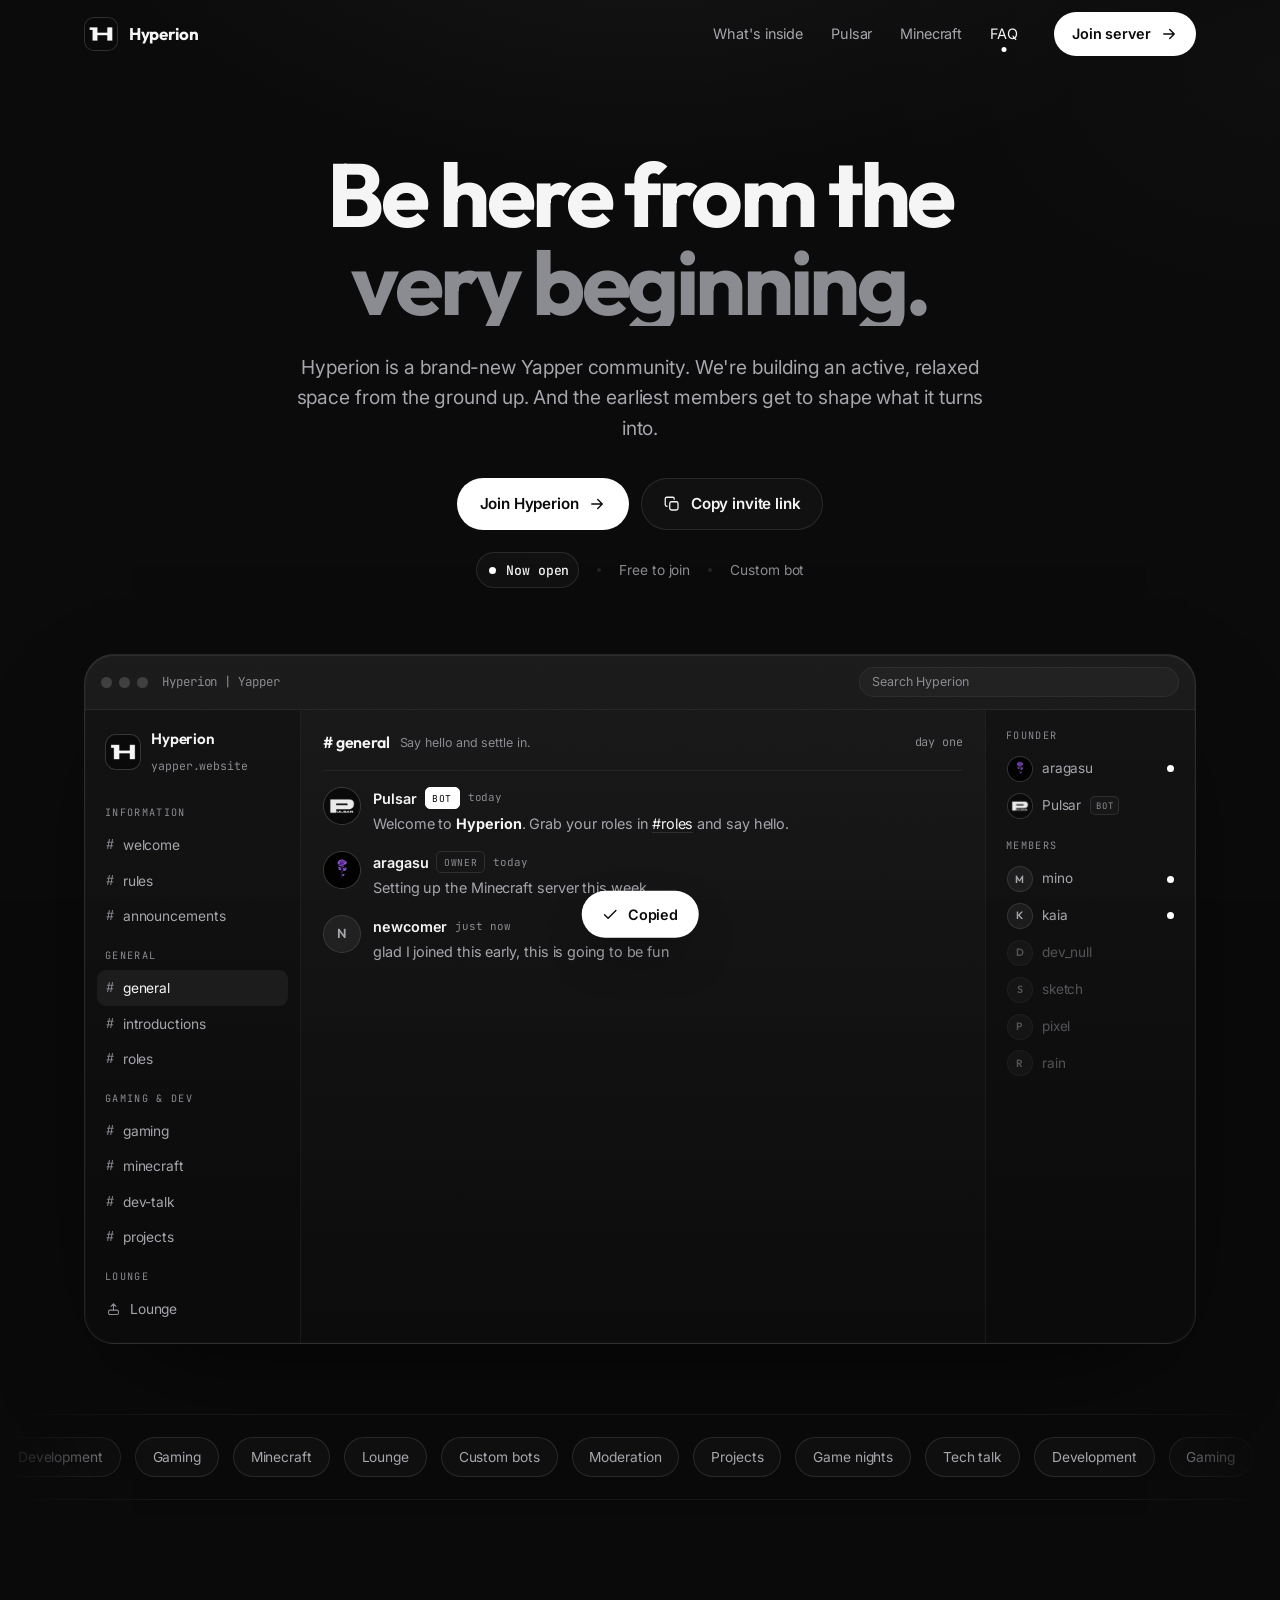
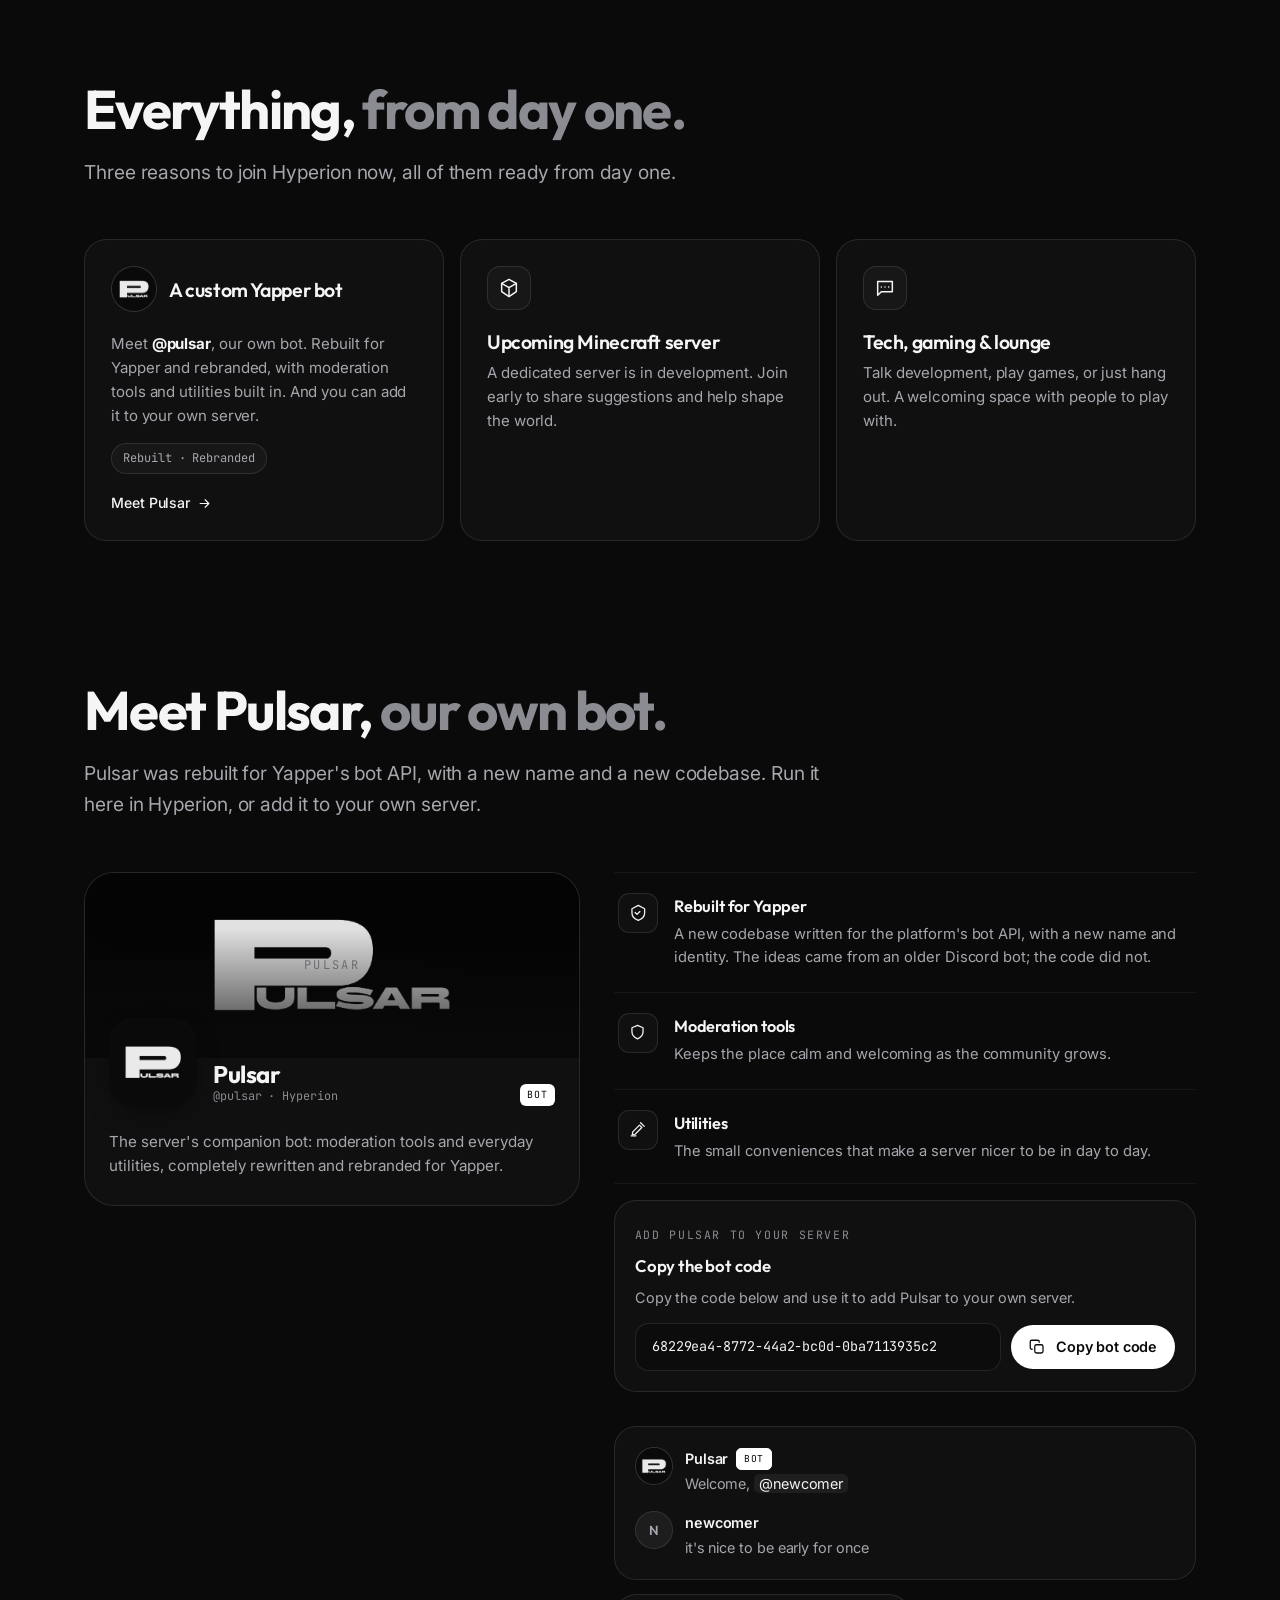
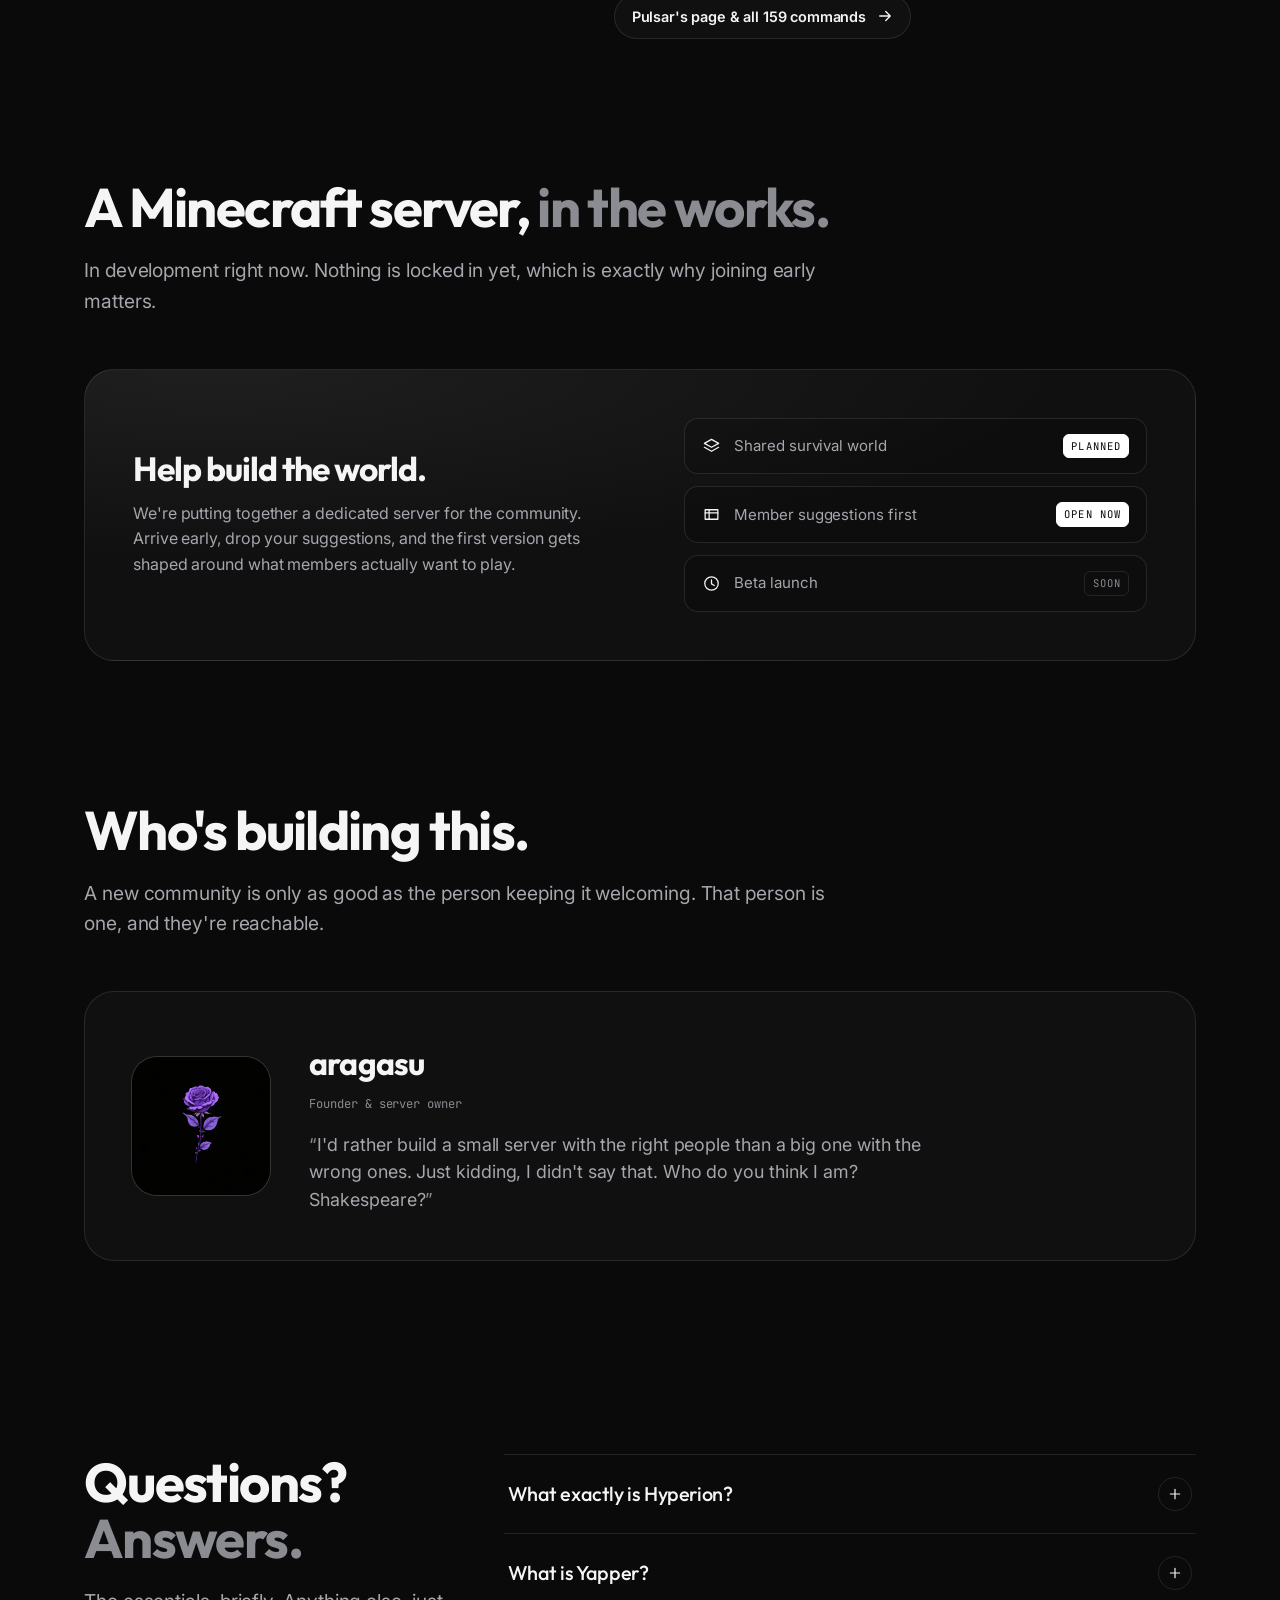
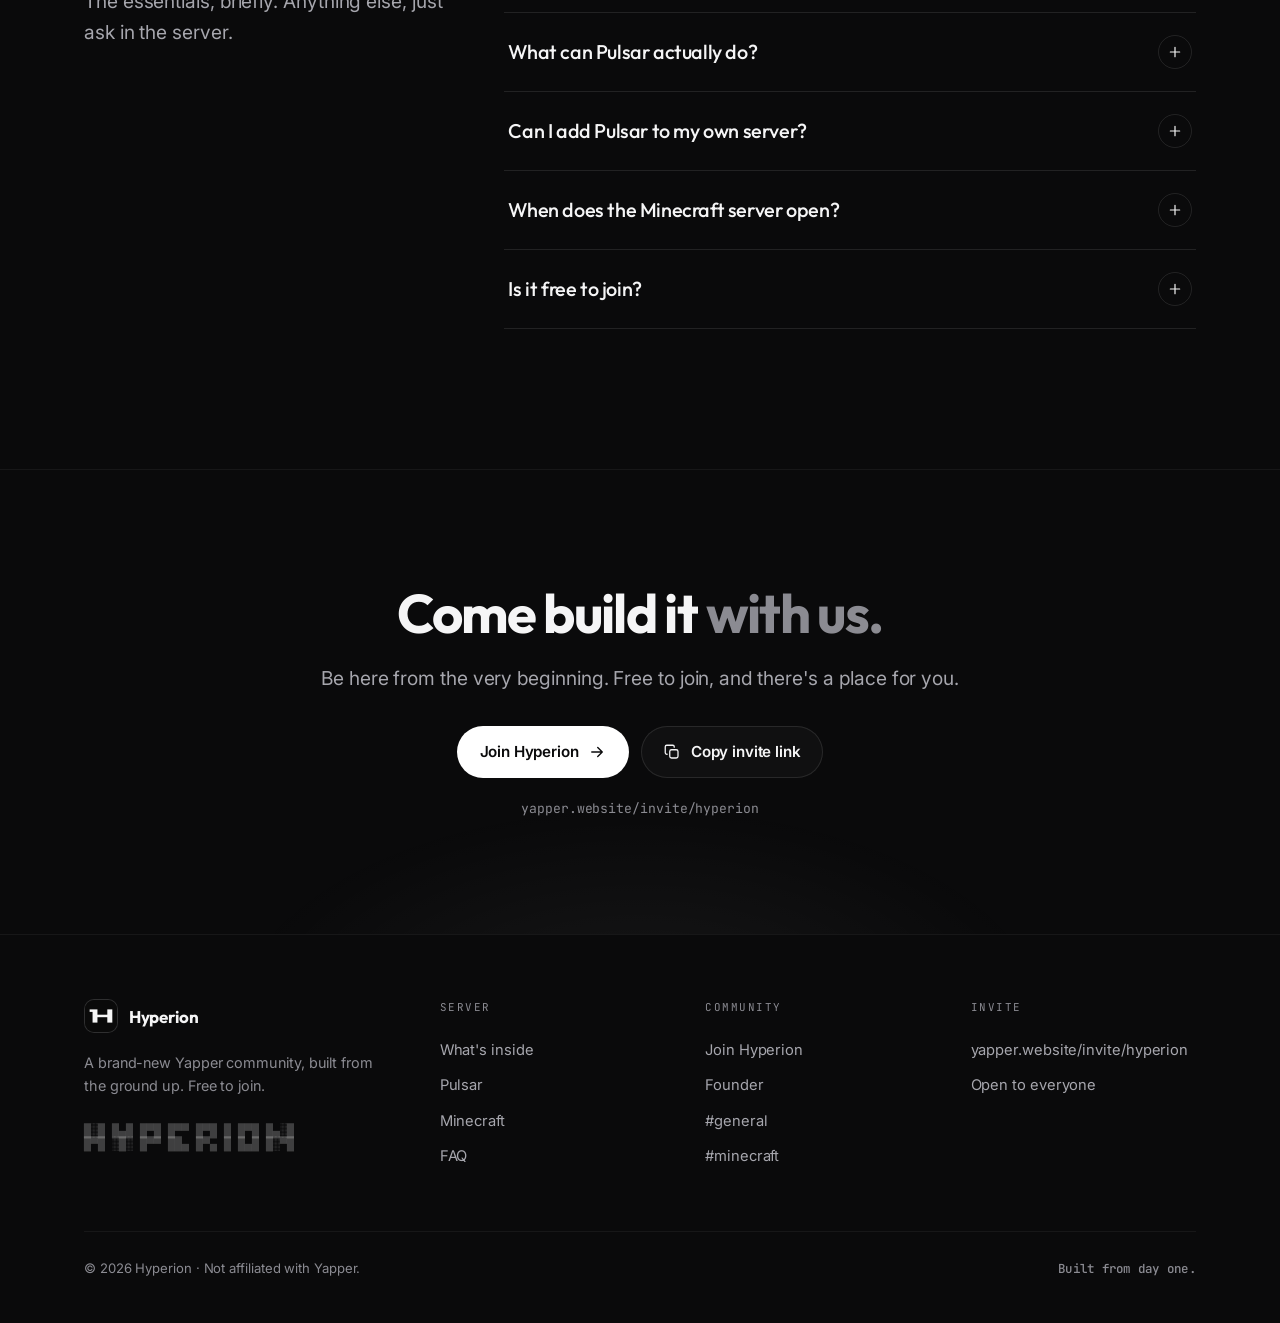
<file: index.html>
<!DOCTYPE html>
<html lang="en">
<head>
<meta charset="utf-8">
<meta name="viewport" content="width=device-width, initial-scale=1">
<title>Hyperion | a brand-new Yapper community</title>
<meta name="description" content="Hyperion is a brand-new Yapper community. Be here from the very beginning: the custom Pulsar bot, a Minecraft server in the works, and room for you from day one.">
<link rel="icon" href="server-icon.png">
<meta property="og:type" content="website">
<meta property="og:title" content="Hyperion | a brand-new Yapper community">
<meta property="og:description" content="Be here from the very beginning. Join a brand-new Yapper community built from the ground up.">
<meta property="og:image" content="server-icon.png">
<link rel="preconnect" href="https://fonts.googleapis.com">
<link rel="preconnect" href="https://fonts.gstatic.com" crossorigin>
<link href="https://fonts.googleapis.com/css2?family=Outfit:wght@400;500;600;700;800&family=Inter:wght@400;450;500;600&family=JetBrains+Mono:wght@400;500&display=swap" rel="stylesheet">
<script>document.documentElement.classList.add('js');</script>
<style>
/* ============================================================
   Hyperion — monochrome. Structure borrowed from norisk.gg,
   world: near-black ground, white ink, hairline chrome.
   ============================================================ */

:root{
  --bg:#0a0a0b;
  --bg-elev:#0f0f11;
  --ink:#f5f5f6;
  --ink-2:#a6a6ad;
  --ink-3:#8b8b92;
  --line:rgba(255,255,255,.10);
  --line-2:rgba(255,255,255,.055);
  --surface:rgba(255,255,255,.028);
  --surface-2:rgba(255,255,255,.055);
  --white:#ffffff;
  --r-sm:10px; --r-md:16px; --r-lg:22px; --r-xl:30px; --r-full:999px;
  --maxw:1160px;
  --ease:cubic-bezier(.16,1,.3,1);
  --font-display:"Outfit","Inter",system-ui,sans-serif;
  --font-body:"Inter",system-ui,-apple-system,sans-serif;
  --font-mono:"JetBrains Mono",ui-monospace,SFMono-Regular,Menlo,monospace;
}

*,*::before,*::after{box-sizing:border-box}
html{scroll-behavior:smooth;-webkit-text-size-adjust:100%}
@media (prefers-reduced-motion:reduce){html{scroll-behavior:auto}}

body{
  margin:0;
  background:var(--bg);
  color:var(--ink);
  font-family:var(--font-body);
  font-size:16px;
  line-height:1.6;
  letter-spacing:-0.005em;
  -webkit-font-smoothing:antialiased;
  text-rendering:optimizeLegibility;
  overflow-x:hidden;
}

/* page ground: a single soft top glow + grain */
body::before{
  content:"";position:fixed;inset:0;z-index:0;pointer-events:none;
  background:
    radial-gradient(900px 520px at 50% -160px, rgba(255,255,255,.055), transparent 70%),
    radial-gradient(700px 500px at 100% 8%, rgba(255,255,255,.02), transparent 60%);
}
body::after{
  content:"";position:fixed;inset:0;z-index:1;pointer-events:none;opacity:.045;
  background-image:url("data:image/svg+xml,%3Csvg xmlns='http://www.w3.org/2000/svg' width='140' height='140'%3E%3Cfilter id='n'%3E%3CfeTurbulence type='fractalNoise' baseFrequency='.9' numOctaves='2' stitchTiles='stitch'/%3E%3C/filter%3E%3Crect width='100%25' height='100%25' filter='url(%23n)'/%3E%3C/svg%3E");
  mix-blend-mode:overlay;
}

::selection{background:#fff;color:#0a0a0b}
:focus-visible{outline:2px solid #fff;outline-offset:3px;border-radius:6px}

/* themed browser chrome */
*{scrollbar-width:thin;scrollbar-color:rgba(255,255,255,.22) transparent}
::-webkit-scrollbar{width:12px;height:12px}
::-webkit-scrollbar-track{background:transparent}
::-webkit-scrollbar-thumb{background:rgba(255,255,255,.16);border:3px solid var(--bg);border-radius:99px}
::-webkit-scrollbar-thumb:hover{background:rgba(255,255,255,.3)}

img{max-width:100%;display:block}
a{color:inherit;text-decoration:none}
button{font:inherit;color:inherit}

.wrap{width:100%;max-width:var(--maxw);margin:0 auto;padding:0 24px}
.sr-only{position:absolute;width:1px;height:1px;padding:0;margin:-1px;overflow:hidden;clip:rect(0,0,0,0);white-space:nowrap;border:0}

.skip{position:fixed;top:12px;left:12px;z-index:200;transform:translateY(-200%);
  background:#fff;color:#0a0a0b;padding:10px 16px;border-radius:10px;font-weight:600;font-size:14px}
.skip:focus{transform:none}

/* ---------- typography ---------- */
h1,h2,h3,h4{font-family:var(--font-display);font-weight:700;letter-spacing:-0.03em;line-height:1.02;margin:0}
.display{
  font-size:clamp(2.9rem,7.2vw,5.6rem);
  font-weight:700;line-height:.98;letter-spacing:-0.04em;
}
.h2{font-size:clamp(2rem,4.6vw,3.4rem);line-height:1.03}
.h3{font-size:clamp(1.25rem,2.2vw,1.6rem);letter-spacing:-0.02em}
.muted{color:var(--ink-3)}
.lead{font-size:clamp(1.02rem,1.5vw,1.2rem);color:var(--ink-2);max-width:66ch}
p{margin:0}

.mono{font-family:var(--font-mono);font-weight:500;letter-spacing:.02em}
.tag{
  font-family:var(--font-mono);font-size:.72rem;letter-spacing:.14em;text-transform:uppercase;
  color:var(--ink-3)
}

/* ---------- buttons ---------- */
.btn{
  --pad:.82rem 1.35rem;
  display:inline-flex;align-items:center;gap:.6rem;
  padding:var(--pad);border-radius:var(--r-full);
  font-weight:600;font-size:.95rem;letter-spacing:-0.01em;
  border:1px solid transparent;cursor:pointer;
  transition:transform .35s var(--ease),background .3s var(--ease),border-color .3s var(--ease),color .3s var(--ease),box-shadow .35s var(--ease);
  white-space:nowrap;
}
.btn svg{width:18px;height:18px;flex:none;transition:transform .35s var(--ease)}
.btn-primary{background:#fff;color:#0a0a0b}
.btn-primary:hover{transform:translateY(-2px);box-shadow:0 12px 30px -12px rgba(255,255,255,.55)}
.btn-primary:hover svg{transform:translateX(3px)}
.btn-primary:active{transform:translateY(0)}
.btn-ghost{background:var(--surface);border-color:var(--line);color:var(--ink)}
.btn-ghost:hover{background:var(--surface-2);border-color:rgba(255,255,255,.24);transform:translateY(-2px)}
.btn-sm{--pad:.6rem 1.05rem;font-size:.9rem}
.btn:disabled{opacity:.45;cursor:not-allowed;transform:none}

/* ---------- nav ---------- */
.nav{position:fixed;top:0;left:0;right:0;z-index:100;transition:background .4s var(--ease),border-color .4s var(--ease),backdrop-filter .4s}
.nav::after{content:"";position:absolute;inset:0;border-bottom:1px solid transparent;transition:border-color .4s var(--ease);pointer-events:none}
.nav.scrolled{background:rgba(10,10,11,.72);backdrop-filter:blur(14px) saturate(120%);-webkit-backdrop-filter:blur(14px)}
.nav.scrolled::after{border-color:var(--line-2)}
.nav-in{display:flex;align-items:center;gap:14px;height:68px}
.brand{display:flex;align-items:center;gap:11px;font-family:var(--font-display);font-weight:700;font-size:1.06rem;letter-spacing:-0.02em;position:relative;z-index:2}
.brand .mark{width:34px;height:34px;border-radius:10px;overflow:hidden;background:var(--surface-2);border:1px solid var(--line);position:relative;flex:none}
.brand .mark img{width:100%;height:100%;object-fit:cover}
.brand .mark .mono-fb{position:absolute;inset:0;display:grid;place-items:center;font-family:var(--font-display);font-weight:700;font-size:.95rem;color:var(--ink-2)}
.brand .mark img.img-missing{display:none}
.brand .mark:has(img:not(.img-missing)) .mono-fb{display:none}
.nav-links{display:flex;align-items:center;gap:2px;margin-left:auto}
.nav-links a{position:relative;padding:.5rem .8rem;border-radius:var(--r-full);font-size:.9rem;color:var(--ink-2);transition:color .25s,background .25s}
.nav-links a:hover{color:var(--ink);background:var(--surface)}
.nav-links a.active{color:var(--ink)}
.nav-links a.active::after{content:"";position:absolute;left:50%;bottom:2px;transform:translateX(-50%);width:5px;height:5px;border-radius:50%;background:#fff}
.nav-cta{margin-left:10px;position:relative;z-index:2}
.nav-toggle{display:none;margin-left:auto;width:42px;height:42px;border-radius:12px;border:1px solid var(--line);background:var(--surface);align-items:center;justify-content:center}
.nav-toggle svg{width:20px;height:20px}
.mobile-menu{display:none}

/* ---------- hero ---------- */
.hero{position:relative;z-index:2;padding-top:150px;padding-bottom:40px;text-align:center}
.hero .display .line{display:block;overflow:hidden}
.hero .display .line > span{display:block;transform:translateY(105%);animation:rise 1.05s var(--ease) forwards}
.hero .display .line:nth-child(2) > span{animation-delay:.08s}
@keyframes rise{to{transform:translateY(0)}}
.hero-sub{opacity:0;animation:fade .9s var(--ease) .45s forwards}
.hero-cta{opacity:0;animation:fade .9s var(--ease) .6s forwards}
.hero-proof{opacity:0;animation:fade .9s var(--ease) .75s forwards}
.hero-visual{opacity:0;animation:rise-slow 1.2s var(--ease) .6s forwards}
@keyframes fade{to{opacity:1}}
@keyframes rise-slow{from{opacity:0;transform:translateY(40px)}to{opacity:1;transform:none}}

.hero-sub{margin:26px auto 0;max-width:60ch}
.hero-cta{margin-top:34px;display:flex;gap:12px;justify-content:center;flex-wrap:wrap}
.hero-proof{margin-top:22px;display:flex;gap:18px;justify-content:center;flex-wrap:wrap;align-items:center;color:var(--ink-3);font-size:.86rem}
.hero-proof .dot-sep{width:4px;height:4px;border-radius:50%;background:var(--line)}
.count-chip{
  display:inline-flex;align-items:center;gap:.6rem;padding:.4rem .55rem .4rem .8rem;border-radius:var(--r-full);
  border:1px solid var(--line);background:var(--surface);font-family:var(--font-mono);font-size:.82rem;color:var(--ink)
}
.count-chip .pulse{width:7px;height:7px;border-radius:50%;background:#fff;box-shadow:0 0 0 0 rgba(255,255,255,.6);animation:pulse 2.4s infinite}
@keyframes pulse{0%{box-shadow:0 0 0 0 rgba(255,255,255,.45)}70%{box-shadow:0 0 0 9px rgba(255,255,255,0)}100%{box-shadow:0 0 0 0 rgba(255,255,255,0)}}
.count-chip b{font-weight:500;color:var(--ink)}

/* ---------- window mock ---------- */
.hero-visual{margin-top:66px;position:relative}
.window{
  position:relative;border:1px solid var(--line);border-radius:var(--r-xl);overflow:hidden;
  background:linear-gradient(180deg,rgba(255,255,255,.05),rgba(255,255,255,.012));
  box-shadow:0 40px 120px -50px rgba(0,0,0,.9), inset 0 1px 0 rgba(255,255,255,.06);
  text-align:left;
}
.window::before{content:"";position:absolute;inset:0;pointer-events:none;border-radius:inherit;box-shadow:inset 0 0 0 1px rgba(255,255,255,.02)}
.win-bar{display:flex;align-items:center;gap:14px;padding:12px 16px;border-bottom:1px solid var(--line-2);background:rgba(255,255,255,.018)}
.win-dots{display:flex;gap:7px}
.win-dots i{width:11px;height:11px;border-radius:50%;background:rgba(255,255,255,.16)}
.win-title{font-family:var(--font-mono);font-size:.78rem;color:var(--ink-3)}
.win-search{margin-left:auto;flex:1;max-width:320px;height:30px;border-radius:var(--r-full);border:1px solid var(--line-2);background:rgba(255,255,255,.03);display:flex;align-items:center;padding:0 12px;color:var(--ink-3);font-size:.78rem}
.win-body{display:grid;grid-template-columns:216px 1fr 210px;min-height:430px}

.side{padding:16px 12px;border-right:1px solid var(--line-2);background:rgba(0,0,0,.14)}
.side--right{border-right:0;border-left:1px solid var(--line-2)}
.side-head{display:flex;align-items:center;gap:10px;padding:0 8px 14px}
.side-head .mark{width:36px;height:36px;border-radius:11px;overflow:hidden;border:1px solid var(--line);background:var(--surface-2);position:relative;flex:none}
.side-head .mark img{width:100%;height:100%;object-fit:cover}
.side-head .mark img.img-missing{display:none}
.side-head .mark .mono-fb{position:absolute;inset:0;display:grid;place-items:center;font-family:var(--font-display);font-weight:700;font-size:.9rem;color:var(--ink-2)}
.side-head .mark:has(img:not(.img-missing)) .mono-fb{display:none}
.side-head .nm{font-family:var(--font-display);font-weight:600;font-size:.95rem;letter-spacing:-0.01em}
.side-head .sub{font-size:.72rem;color:var(--ink-3);font-family:var(--font-mono)}
.ch-group{margin-top:14px}
.ch-group .gl{font-family:var(--font-mono);font-size:.64rem;letter-spacing:.13em;text-transform:uppercase;color:var(--ink-3);padding:0 8px;margin-bottom:6px}
.ch{display:flex;align-items:center;gap:9px;padding:.42rem .55rem;border-radius:9px;font-size:.86rem;color:var(--ink-2)}
.ch svg{width:15px;height:15px;color:var(--ink-3);flex:none}
.ch.active{background:var(--surface-2);color:var(--ink)}
.ch.active svg{color:var(--ink)}
.ch .hash{font-family:var(--font-mono);color:var(--ink-3);font-size:.85rem}

.chat{padding:20px 22px;display:flex;flex-direction:column;gap:16px;background:linear-gradient(180deg,rgba(255,255,255,.012),transparent)}
.chat-head{display:flex;align-items:center;gap:10px;padding-bottom:14px;border-bottom:1px solid var(--line-2)}
.chat-head .cname{font-family:var(--font-display);font-weight:600;letter-spacing:-0.01em}
.chat-head .cdesc{font-size:.78rem;color:var(--ink-3)}
.chat-head .topic{margin-left:auto;font-size:.74rem;color:var(--ink-3);font-family:var(--font-mono)}
.msg{display:flex;gap:12px;align-items:flex-start}
.ava{width:38px;height:38px;border-radius:50%;overflow:hidden;flex:none;border:1px solid var(--line);background:var(--surface-2);position:relative}
.ava img{width:100%;height:100%;object-fit:cover}
.ava img.img-missing{display:none}
.ava .mono-fb{position:absolute;inset:0;display:grid;place-items:center;font-size:.82rem;font-weight:600;font-family:var(--font-display);color:var(--ink-2)}
.ava:has(img:not(.img-missing)) .mono-fb{display:none}
.msg .mbody{min-width:0}
.msg .mhead{display:flex;align-items:center;gap:8px;margin-bottom:2px}
.msg .mname{font-weight:600;font-size:.9rem}
.msg .mtag{font-family:var(--font-mono);font-size:.6rem;letter-spacing:.08em;text-transform:uppercase;padding:.15rem .4rem;border-radius:5px;border:1px solid var(--line);color:var(--ink-3)}
.msg .mtag.bot{background:#fff;color:#0a0a0b;border-color:#fff}
.msg .mtime{font-size:.68rem;color:var(--ink-3);font-family:var(--font-mono)}
.msg .mtext{font-size:.9rem;color:var(--ink-2)}
.msg .mtext .mention{color:var(--ink);background:var(--surface-2);padding:.05rem .3rem;border-radius:5px}
.msg .mtext .chan{color:var(--ink);border-bottom:1px solid var(--line)}

.mem-group .gl{font-family:var(--font-mono);font-size:.64rem;letter-spacing:.13em;text-transform:uppercase;color:var(--ink-3);padding:0 8px;margin:14px 0 6px}
.mem{display:flex;align-items:center;gap:9px;padding:.34rem .55rem;border-radius:9px;font-size:.85rem;color:var(--ink-2)}
.mem .ava{width:26px;height:26px;border-radius:50%}
.mem .ava .mono-fb{font-size:.66rem}
.mem .mdot{width:7px;height:7px;border-radius:50%;background:rgba(255,255,255,.28);flex:none;margin-left:auto}
.mem.online .mdot{background:#fff}
.mem .pill{font-family:var(--font-mono);font-size:.56rem;letter-spacing:.06em;text-transform:uppercase;color:var(--ink-3);border:1px solid var(--line);border-radius:5px;padding:.08rem .32rem}
.mem.off{opacity:.45}

/* ---------- marquee ---------- */
.marquee{position:relative;z-index:2;margin-top:70px;padding:22px 0;border-top:1px solid var(--line-2);border-bottom:1px solid var(--line-2);
  mask-image:linear-gradient(90deg,transparent,#000 12%,#000 88%,transparent);
  -webkit-mask-image:linear-gradient(90deg,transparent,#000 12%,#000 88%,transparent);overflow:hidden}
.marquee-track{display:flex;gap:14px;width:max-content;animation:slide 38s linear infinite}
.marquee:hover .marquee-track{animation-play-state:paused}
@keyframes slide{to{transform:translateX(-50%)}}
.pill{display:inline-flex;align-items:center;gap:9px;padding:.5rem 1.05rem;border-radius:var(--r-full);border:1px solid var(--line);background:var(--surface);color:var(--ink-2);font-size:.86rem;white-space:nowrap}
.pill svg{width:15px;height:15px;color:var(--ink-3)}

/* ---------- sections ---------- */
section{position:relative;z-index:2}
.sec{padding:clamp(84px,11vw,150px) 0 0}
.sec-head{max-width:760px}
.sec-head .h2{margin-bottom:20px}
.sec-head .lead{color:var(--ink-2)}

/* ---------- bento offers ---------- */
.bento{display:grid;grid-template-columns:repeat(6,1fr);gap:16px;margin-top:52px}
.card{
  position:relative;border:1px solid var(--line);border-radius:var(--r-lg);background:var(--surface);
  padding:26px;overflow:hidden;
  transition:border-color .45s var(--ease),background .45s var(--ease),transform .45s var(--ease);
}
.card:hover{border-color:rgba(255,255,255,.22);background:var(--surface-2);transform:translateY(-3px)}
.card .ico{width:44px;height:44px;border-radius:13px;border:1px solid var(--line);background:rgba(255,255,255,.03);display:grid;place-items:center;margin-bottom:auto}
.card .ico svg{width:22px;height:22px;color:var(--ink)}
.card .card-ttl{margin-top:22px;font-family:var(--font-display);font-weight:600;font-size:1.22rem;letter-spacing:-0.02em}
.card .card-txt{margin-top:9px;color:var(--ink-2);font-size:.94rem;max-width:52ch}
.card .card-link{margin-top:18px;display:inline-flex;align-items:center;gap:7px;font-size:.88rem;color:var(--ink);font-weight:500}
.card .card-link svg{width:15px;height:15px;transition:transform .35s var(--ease)}
.card:hover .card-link svg{transform:translateX(3px)}

.card--pulsar{grid-column:span 2;display:flex;flex-direction:column}
.card--mc{grid-column:span 2}
.card--lounge{grid-column:span 2}
.card--pulsar .pulsar-top{display:flex;align-items:center;gap:12px}
.card--pulsar .ava{width:46px;height:46px}
.card .badge-soft{margin-top:14px;display:inline-flex;align-items:center;gap:7px;align-self:flex-start;padding:.32rem .7rem;border-radius:var(--r-full);border:1px solid var(--line);background:rgba(255,255,255,.03);font-size:.75rem;color:var(--ink-2);font-family:var(--font-mono)}

/* ---------- pulsar section ---------- */
.pulsar-grid{display:grid;grid-template-columns:.92fr 1.08fr;gap:34px;margin-top:52px;align-items:start}
.pulsar-card{border:1px solid var(--line);border-radius:var(--r-xl);overflow:hidden;background:var(--surface);margin:0}
.pulsar-banner{position:relative;aspect-ratio:16/6;background:linear-gradient(120deg,#141416,#0c0c0d);overflow:hidden}
.pulsar-banner img{width:100%;height:100%;object-fit:cover;filter:grayscale(1) contrast(1.05);opacity:.9}
.pulsar-banner::after{content:"";position:absolute;inset:0;background:linear-gradient(180deg,transparent 30%,rgba(10,10,11,.85))}
.pulsar-banner .bfb{position:absolute;inset:0;display:grid;place-items:center;color:var(--ink-3);font-family:var(--font-mono);font-size:.75rem;letter-spacing:.2em;text-transform:uppercase}
.pulsar-banner img.img-missing{display:none}
.pulsar-meta{padding:0 24px 24px;margin-top:-40px;position:relative;display:flex;align-items:flex-end;gap:16px}
.pulsar-meta .ava{width:88px;height:88px;border-radius:24px;border:2px solid var(--bg);box-shadow:0 10px 30px -12px rgba(0,0,0,.8)}
.pulsar-meta .cname{font-family:var(--font-display);font-weight:700;font-size:1.5rem;letter-spacing:-0.02em;line-height:1.1}
.pulsar-meta .crole{font-family:var(--font-mono);font-size:.74rem;color:var(--ink-3)}
.pulsar-meta .cbot{margin-left:auto;font-family:var(--font-mono);font-size:.62rem;letter-spacing:.1em;text-transform:uppercase;background:#fff;color:#0a0a0b;border-radius:6px;padding:.2rem .45rem}
.pulsar-bio{padding:0 24px 26px;color:var(--ink-2);font-size:.95rem}

.feat{display:flex;flex-direction:column;gap:2px}
.feat-item{display:grid;grid-template-columns:40px 1fr;gap:16px;padding:20px 4px;border-top:1px solid var(--line-2)}
.feat-item:last-child{border-bottom:1px solid var(--line-2)}
.feat-item .fi{width:40px;height:40px;border-radius:11px;border:1px solid var(--line);background:var(--surface);display:grid;place-items:center}
.feat-item .fi svg{width:19px;height:19px;color:var(--ink)}
.feat-item .ft{font-family:var(--font-display);font-weight:600;letter-spacing:-0.01em;font-size:1.02rem}
.feat-item .fd{color:var(--ink-2);font-size:.92rem;margin-top:4px}

/* pulsar chat sample */
.chat-sample{margin-top:34px;border:1px solid var(--line);border-radius:var(--r-lg);background:var(--surface);padding:20px;display:flex;flex-direction:column;gap:16px}

/* bot code box */
.code-box{margin-top:16px;border:1px solid var(--line);border-radius:var(--r-lg);background:var(--surface);padding:20px}
.code-box .cb-ttl{font-family:var(--font-display);font-weight:600;font-size:1.05rem;letter-spacing:-0.01em;margin-top:6px}
.code-box .cb-txt{color:var(--ink-2);font-size:.9rem;margin-top:6px}
.cb-row{margin-top:14px;display:flex;align-items:center;gap:10px;flex-wrap:wrap}
.cb-code{flex:1;min-width:0;display:block;padding:.78rem 1rem;border:1px solid var(--line);border-radius:14px;background:rgba(0,0,0,.28);
  font-family:var(--font-mono);font-size:.84rem;color:var(--ink);overflow-x:auto;white-space:nowrap;user-select:all;cursor:text}

/* ---------- minecraft ---------- */
.mc-band{margin-top:52px;border:1px solid var(--line);border-radius:var(--r-xl);background:
  radial-gradient(140% 120% at 12% 0%,rgba(255,255,255,.06),transparent 55%),var(--surface);
  padding:clamp(28px,4vw,48px);display:grid;grid-template-columns:1.05fr .95fr;gap:40px;align-items:center}
.mc-copy .h3{font-size:clamp(1.5rem,3vw,2.1rem);letter-spacing:-0.03em;margin-bottom:14px}
.mc-copy p{color:var(--ink-2);max-width:46ch}
.mc-list{display:flex;flex-direction:column;gap:12px}
.mc-row{display:flex;align-items:center;gap:13px;padding:15px 17px;border:1px solid var(--line);border-radius:14px;background:rgba(0,0,0,.16);font-size:.94rem;color:var(--ink-2)}
.mc-row svg{width:19px;height:19px;flex:none;color:var(--ink)}
.mc-row .st{margin-left:auto;font-family:var(--font-mono);font-size:.66rem;letter-spacing:.1em;text-transform:uppercase;color:var(--ink-3);border:1px solid var(--line);border-radius:6px;padding:.18rem .45rem}
.mc-row .st.live{background:#fff;color:#0a0a0b;border-color:#fff}

/* ---------- founder ---------- */
.founder{margin-top:52px;border:1px solid var(--line);border-radius:var(--r-xl);background:var(--surface);
  padding:clamp(28px,4vw,46px);display:grid;grid-template-columns:auto 1fr;gap:clamp(22px,3vw,40px);align-items:center}
.founder .ava{width:clamp(96px,14vw,140px);height:clamp(96px,14vw,140px);border-radius:26px;border:1px solid var(--line);background:var(--surface-2);position:relative;overflow:hidden}
.founder .ava img{width:100%;height:100%;object-fit:cover}
.founder .ava img.img-missing{display:none}
.founder .ava .mono-fb{position:absolute;inset:0;display:grid;place-items:center;font-family:var(--font-display);font-weight:700;font-size:2rem;color:var(--ink-3)}
.founder .ava:has(img:not(.img-missing)) .mono-fb{display:none}
.founder .fname{font-family:var(--font-display);font-weight:700;font-size:clamp(1.4rem,3vw,2rem);letter-spacing:-0.03em}
.founder .frole{font-family:var(--font-mono);font-size:.76rem;color:var(--ink-3);margin-top:6px}
.founder blockquote{margin:16px 0 0;color:var(--ink-2);font-size:clamp(.98rem,1.5vw,1.12rem);line-height:1.55;max-width:56ch}
.founder blockquote::before{content:"“";color:var(--ink-3)}
.founder blockquote::after{content:"”";color:var(--ink-3)}

/* ---------- faq ---------- */
.faq-grid{display:grid;grid-template-columns:.7fr 1.3fr;gap:48px;margin-top:52px;align-items:start}
.faq-list{border-top:1px solid var(--line)}
.faq-item{border-bottom:1px solid var(--line)}
.faq-q{width:100%;display:flex;align-items:center;gap:18px;padding:22px 4px;background:none;border:0;cursor:pointer;text-align:left;
  font-family:var(--font-display);font-weight:500;font-size:clamp(1.02rem,1.7vw,1.24rem);letter-spacing:-0.02em;color:var(--ink);transition:color .25s}
.faq-q:hover{color:#fff}
.faq-q .chev{margin-left:auto;width:34px;height:34px;border-radius:50%;border:1px solid var(--line);display:grid;place-items:center;flex:none;transition:background .3s var(--ease),transform .4s var(--ease)}
.faq-q .chev svg{width:16px;height:16px}
.faq-item.open .faq-q .chev{background:#fff;color:#0a0a0b;transform:rotate(45deg)}
.faq-a{overflow:hidden;max-height:0;transition:max-height .5s var(--ease)}
.faq-a .inner{padding:0 4px 24px;color:var(--ink-2);max-width:66ch;font-size:.97rem}

/* ---------- final cta ---------- */
.final{margin-top:clamp(84px,11vw,140px);border-top:1px solid var(--line-2);padding:clamp(70px,9vw,120px) 0;text-align:center;position:relative;overflow:hidden}
.final::before{content:"";position:absolute;inset:0;background:radial-gradient(600px 320px at 50% 120%,rgba(255,255,255,.06),transparent 70%);pointer-events:none}
.final .h2{position:relative}
.final .lead{margin:22px auto 0;position:relative}
.final .hero-cta{margin-top:32px}
.invite-url{margin-top:20px;font-family:var(--font-mono);font-size:.82rem;color:var(--ink-3);position:relative;word-break:break-all}

/* ---------- footer ---------- */
.foot{border-top:1px solid var(--line-2);padding:64px 0 44px;position:relative;z-index:2}
.foot-top{display:grid;grid-template-columns:1.4fr repeat(3,1fr);gap:40px}
.foot-brand .brand{margin-bottom:18px}
.foot-brand p{color:var(--ink-3);font-size:.9rem;max-width:34ch}
.ascii{margin-top:26px;font-family:var(--font-mono);font-size:clamp(.4rem,1.06vw,.72rem);line-height:1.15;color:rgba(255,255,255,.22);white-space:pre;letter-spacing:0}
.foot-col .fl{font-family:var(--font-mono);font-size:.68rem;letter-spacing:.14em;text-transform:uppercase;color:var(--ink-3);margin-bottom:16px}
.foot-col a,.foot-col span{display:block;color:var(--ink-2);font-size:.92rem;padding:6px 0;transition:color .25s}
.foot-col a:hover{color:#fff}
.foot-bot{display:flex;justify-content:space-between;align-items:center;gap:20px;flex-wrap:wrap;margin-top:56px;padding-top:26px;border-top:1px solid var(--line-2);color:var(--ink-3);font-size:.82rem}
.foot-bot .mono{font-size:.78rem}

/* ---------- toast ---------- */
.toast{position:fixed;left:50%;bottom:28px;transform:translate(-50%,140%);z-index:150;
  background:#fff;color:#0a0a0b;padding:12px 20px;border-radius:var(--r-full);font-weight:600;font-size:.9rem;
  display:flex;align-items:center;gap:9px;box-shadow:0 20px 50px -18px rgba(0,0,0,.9);transition:transform .55s var(--ease)}
.toast.show{transform:translate(-50%,0)}
.toast svg{width:17px;height:17px}

/* ---------- reveal (JS-only: content stays visible without JS) ---------- */
.js .reveal{opacity:0;transform:translateY(26px);transition:opacity .9s var(--ease),transform .9s var(--ease)}
.js .reveal.in{opacity:1;transform:none}

/* ---------- responsive ---------- */
@media (max-width:1040px){
  .win-body{grid-template-columns:190px 1fr}
  .side--right{display:none}
  .pulsar-grid{grid-template-columns:1fr}
  .faq-grid{grid-template-columns:1fr;gap:32px}
  .mc-band{grid-template-columns:1fr;gap:30px}
}
@media (max-width:900px){
  .nav-links,.nav-cta{display:none}
  .nav-toggle{display:flex}
  .mobile-menu{display:block;position:fixed;inset:68px 0 auto 0;z-index:99;background:rgba(10,10,11,.96);
    backdrop-filter:blur(18px);border-bottom:1px solid var(--line);transform:translateY(-130%);transition:transform .5s var(--ease);padding:14px 0 22px}
  .mobile-menu.open{transform:none}
  .mobile-menu a{display:block;padding:14px 24px;font-family:var(--font-display);font-size:1.15rem;font-weight:500;color:var(--ink-2);border-bottom:1px solid var(--line-2)}
  .mobile-menu .btn{margin:18px 24px 0;width:calc(100% - 48px);justify-content:center}
  .bento{grid-template-columns:1fr}
  .card--pulsar,.card--mc,.card--lounge{grid-column:auto;grid-row:auto}
  .foot-top{grid-template-columns:1fr 1fr}
  .foot-brand{grid-column:1/-1}
  .founder{grid-template-columns:1fr;justify-items:start}
}
@media (max-width:620px){
  .wrap{padding:0 18px}
  .hero{padding-top:120px}
  .win-body{grid-template-columns:1fr;min-height:0}
  .side{display:none}
  .chat{padding:18px}
  .mem-list{display:none}
  .hero-cta .btn{width:100%;justify-content:center}
  .cb-row .btn{width:100%;justify-content:center}
  .foot-top{grid-template-columns:1fr}
  .ascii{font-size:.34rem}
  .count-chip{font-size:.76rem}
}
@media (prefers-reduced-motion:reduce){
  *,*::before,*::after{animation-duration:.001ms!important;animation-iteration-count:1!important;transition-duration:.001ms!important}
  .hero .display .line > span{transform:none}
  .hero-sub,.hero-cta,.hero-proof,.hero-visual{opacity:1}
  .reveal{opacity:1;transform:none}
  .marquee-track{animation:none}
}
</style>
</head>
<body>
<a class="skip" href="#main">Skip to content</a>

<!-- ============ CONFIG ============ -->
<!-- Invite URL and Pulsar bot code are defined in JS below (INVITE, BOT_CODE). -->

<header class="nav" id="nav">
  <div class="wrap nav-in">
    <a class="brand" href="#top" aria-label="Hyperion home">
      <span class="mark">
        <img src="server-icon.png" alt="" onerror="this.classList.add('img-missing')">
        <span class="mono-fb">H</span>
      </span>
      Hyperion
    </a>
    <nav class="nav-links" aria-label="Primary">
      <a href="#offers" data-spy="offers">What's inside</a>
      <a href="pulsar/">Pulsar</a>
      <a href="#minecraft" data-spy="minecraft">Minecraft</a>
      <a href="#faq" data-spy="faq">FAQ</a>
    </nav>
    <a class="btn btn-primary btn-sm nav-cta" href="https://yapper.website/invite/hyperion" target="_blank" rel="noopener">
      Join server
      <svg viewBox="0 0 24 24" fill="none" stroke="currentColor" stroke-width="1.8" stroke-linecap="round" stroke-linejoin="round"><path d="M5 12h13M13 6l6 6-6 6"/></svg>
    </a>
    <button class="nav-toggle" id="navToggle" aria-label="Open menu" aria-expanded="false" aria-controls="mobileMenu">
      <svg viewBox="0 0 24 24" fill="none" stroke="currentColor" stroke-width="1.7" stroke-linecap="round"><path d="M4 7h16M4 12h16M4 17h16"/></svg>
    </button>
  </div>
</header>
<div class="mobile-menu" id="mobileMenu">
  <a href="#offers">What's inside</a>
  <a href="pulsar/">Pulsar bot</a>
  <a href="#minecraft">Minecraft</a>
  <a href="#faq">FAQ</a>
  <a class="btn btn-primary" href="https://yapper.website/invite/hyperion" target="_blank" rel="noopener">Join Hyperion</a>
</div>

<!-- ============ HERO ============ -->
<main id="main">
<section class="hero" id="top">
  <div class="wrap">
    <h1 class="display">
      <span class="line"><span>Be here from the</span></span>
      <span class="line"><span class="muted">very beginning.</span></span>
    </h1>
    <p class="lead hero-sub">Hyperion is a brand-new Yapper community. We're building an active, relaxed space from the ground up. And the earliest members get to shape what it turns into.</p>
    <div class="hero-cta">
      <a class="btn btn-primary" href="https://yapper.website/invite/hyperion" target="_blank" rel="noopener">
        Join Hyperion
        <svg viewBox="0 0 24 24" fill="none" stroke="currentColor" stroke-width="1.8" stroke-linecap="round" stroke-linejoin="round"><path d="M5 12h13M13 6l6 6-6 6"/></svg>
      </a>
      <button class="btn btn-ghost" id="copyInvite" type="button">
        <svg viewBox="0 0 24 24" fill="none" stroke="currentColor" stroke-width="1.7" stroke-linecap="round" stroke-linejoin="round"><rect x="9" y="9" width="11" height="11" rx="2.4"/><path d="M5.5 15H5a2 2 0 0 1-2-2V5a2 2 0 0 1 2-2h8a2 2 0 0 1 2 2v.5"/></svg>
        Copy invite link
      </button>
    </div>
    <div class="hero-proof">
      <span class="count-chip">
        <span class="pulse" aria-hidden="true"></span>
        <b>Now open</b>
      </span>
      <span class="dot-sep" aria-hidden="true"></span>
      <span>Free to join</span>
      <span class="dot-sep" aria-hidden="true"></span>
      <span>Custom bot</span>
    </div>

    <!-- live-looking server preview -->
    <div class="hero-visual">
      <div class="window" role="img" aria-label="Preview of the Hyperion server on Yapper: channels, a chat, and the member list.">
        <div class="win-bar">
          <span class="win-dots" aria-hidden="true"><i></i><i></i><i></i></span>
          <span class="win-title">Hyperion | Yapper</span>
          <span class="win-search">Search Hyperion</span>
        </div>
        <div class="win-body">
          <aside class="side">
            <div class="side-head">
              <span class="mark"><img src="server-icon.png" alt="" onerror="this.classList.add('img-missing')"><span class="mono-fb">H</span></span>
              <span><span class="nm">Hyperion</span><br><span class="sub">yapper.website</span></span>
            </div>
            <div class="ch-group">
              <div class="gl">Information</div>
              <div class="ch"><span class="hash">#</span> welcome</div>
              <div class="ch"><span class="hash">#</span> rules</div>
              <div class="ch"><span class="hash">#</span> announcements</div>
            </div>
            <div class="ch-group">
              <div class="gl">General</div>
              <div class="ch active"><span class="hash">#</span> general</div>
              <div class="ch"><span class="hash">#</span> introductions</div>
              <div class="ch"><span class="hash">#</span> roles</div>
            </div>
            <div class="ch-group">
              <div class="gl">Gaming &amp; Dev</div>
              <div class="ch"><span class="hash">#</span> gaming</div>
              <div class="ch"><span class="hash">#</span> minecraft</div>
              <div class="ch"><span class="hash">#</span> dev-talk</div>
              <div class="ch"><span class="hash">#</span> projects</div>
            </div>
            <div class="ch-group">
              <div class="gl">Lounge</div>
              <div class="ch"><svg viewBox="0 0 24 24" fill="none" stroke="currentColor" stroke-width="1.7" stroke-linecap="round"><path d="M12 3v10M8 7l4-4 4 4"/><rect x="4" y="13" width="16" height="7" rx="2.5"/></svg> Lounge</div>
            </div>
          </aside>

          <div class="chat">
            <div class="chat-head">
              <span class="cname"># general</span>
              <span class="cdesc">Say hello and settle in.</span>
              <span class="topic">day one</span>
            </div>
            <div class="msg">
              <span class="ava"><img src="pulsar-avatar.png" alt="" onerror="this.classList.add('img-missing')"><span class="mono-fb">P</span></span>
              <div class="mbody">
                <div class="mhead"><span class="mname">Pulsar</span><span class="mtag bot">Bot</span><span class="mtime">today</span></div>
                <div class="mtext">Welcome to <b style="color:var(--ink)">Hyperion</b>. Grab your roles in <span class="chan">#roles</span> and say hello.</div>
              </div>
            </div>
            <div class="msg">
              <span class="ava"><img src="aragasu.png" alt="" onerror="this.classList.add('img-missing')"><span class="mono-fb">A</span></span>
              <div class="mbody">
                <div class="mhead"><span class="mname">aragasu</span><span class="mtag">Owner</span><span class="mtime">today</span></div>
                <div class="mtext">Setting up the Minecraft server this week.</div>
              </div>
            </div>
            <div class="msg">
              <span class="ava"><span class="mono-fb">N</span></span>
              <div class="mbody">
                <div class="mhead"><span class="mname">newcomer</span><span class="mtime">just now</span></div>
                <div class="mtext">glad I joined this early, this is going to be fun</div>
              </div>
            </div>
          </div>

          <aside class="side side--right mem-list">
            <div class="mem-group">
              <div class="gl" style="margin-top:2px">Founder</div>
              <div class="mem online"><span class="ava"><img src="aragasu.png" alt="" onerror="this.classList.add('img-missing')"><span class="mono-fb">A</span></span> aragasu <span class="mdot"></span></div>
              <div class="mem online"><span class="ava"><img src="pulsar-avatar.png" alt="" onerror="this.classList.add('img-missing')"><span class="mono-fb">P</span></span> Pulsar <span class="pill">Bot</span></div>
            </div>
            <div class="mem-group">
              <div class="gl">Members</div>
              <div class="mem online"><span class="ava"><span class="mono-fb">M</span></span> mino <span class="mdot"></span></div>
              <div class="mem online"><span class="ava"><span class="mono-fb">K</span></span> kaia <span class="mdot"></span></div>
              <div class="mem off"><span class="ava"><span class="mono-fb">D</span></span> dev_null</div>
              <div class="mem off"><span class="ava"><span class="mono-fb">S</span></span> sketch</div>
              <div class="mem off"><span class="ava"><span class="mono-fb">P</span></span> pixel</div>
              <div class="mem off"><span class="ava"><span class="mono-fb">R</span></span> rain</div>
            </div>
          </aside>
        </div>
      </div>
    </div>
  </div>

  <div class="marquee" aria-hidden="true">
    <div class="marquee-track" id="track">
      <!-- duplicated in JS for a seamless loop -->
      <span class="pill">Development</span><span class="pill">Gaming</span><span class="pill">Minecraft</span><span class="pill">Lounge</span><span class="pill">Custom bots</span><span class="pill">Moderation</span><span class="pill">Projects</span><span class="pill">Game nights</span><span class="pill">Tech talk</span>
    </div>
  </div>
</section>

<!-- ============ OFFERS ============ -->
<section class="sec" id="offers">
  <div class="wrap">
    <div class="sec-head reveal">
      <h2 class="h2">Everything, <span class="muted">from day one.</span></h2>
      <p class="lead">Three reasons to join Hyperion now, all of them ready from day one.</p>
    </div>

    <div class="bento">
      <!-- Pulsar (tall) -->
      <article class="card card--pulsar reveal">
        <div class="pulsar-top">
          <span class="ava"><img src="pulsar-avatar.png" alt="Pulsar bot" onerror="this.classList.add('img-missing')"><span class="mono-fb">P</span></span>
          <span><span class="card-ttl" style="margin:0">A custom Yapper bot</span></span>
        </div>
        <p class="card-txt" style="margin-top:20px">Meet <b style="color:var(--ink)">@pulsar</b>, our own bot. Rebuilt for Yapper and rebranded, with moderation tools and utilities built in. And you can add it to your own server.</p>
        <span class="badge-soft">Rebuilt · Rebranded</span>
        <a class="card-link" href="pulsar/">Meet Pulsar
          <svg viewBox="0 0 24 24" fill="none" stroke="currentColor" stroke-width="1.8" stroke-linecap="round" stroke-linejoin="round"><path d="M5 12h13M13 6l6 6-6 6"/></svg>
        </a>
      </article>

      <!-- Minecraft -->
      <article class="card card--mc reveal">
        <span class="ico" aria-hidden="true"><svg viewBox="0 0 24 24" fill="none" stroke="currentColor" stroke-width="1.6" stroke-linecap="round" stroke-linejoin="round"><path d="M12 2.6l8 4.4v9L12 21.4 4 16V7l8-4.4z"/><path d="M4 7l8 4.6L20 7M12 11.6V21"/></svg></span>
        <h3 class="card-ttl">Upcoming Minecraft server</h3>
        <p class="card-txt">A dedicated server is in development. Join early to share suggestions and help shape the world.</p>
      </article>

      <!-- Lounge -->
      <article class="card card--lounge reveal">
        <span class="ico" aria-hidden="true"><svg viewBox="0 0 24 24" fill="none" stroke="currentColor" stroke-width="1.6" stroke-linecap="round" stroke-linejoin="round"><path d="M4 5h16v11H8l-4 4V5z"/><path d="M8 11h.01M12 11h.01M16 11h.01"/></svg></span>
        <h3 class="card-ttl">Tech, gaming &amp; lounge</h3>
        <p class="card-txt">Talk development, play games, or just hang out. A welcoming space with people to play with.</p>
      </article>
    </div>
  </div>
</section>

<!-- ============ PULSAR ============ -->
<section class="sec" id="pulsar">
  <div class="wrap">
    <div class="sec-head reveal">
      <h2 class="h2">Meet Pulsar, <span class="muted">our own bot.</span></h2>
      <p class="lead">Pulsar was rebuilt for Yapper's bot API, with a new name and a new codebase. Run it here in Hyperion, or add it to your own server.</p>
    </div>

    <div class="pulsar-grid">
      <figure class="pulsar-card reveal">
        <div class="pulsar-banner">
          <img src="pulsar-banner.webp" alt="Pulsar banner" onerror="this.classList.add('img-missing')">
          <span class="bfb">Pulsar</span>
        </div>
        <div class="pulsar-meta">
          <span class="ava"><img src="pulsar-avatar.png" alt="Pulsar avatar" onerror="this.classList.add('img-missing')"><span class="mono-fb">P</span></span>
          <div>
            <div class="cname">Pulsar</div>
            <div class="crole">@pulsar · Hyperion</div>
          </div>
          <span class="cbot">Bot</span>
        </div>
        <div class="pulsar-bio">The server's companion bot: moderation tools and everyday utilities, completely rewritten and rebranded for Yapper.</div>
      </figure>

      <div class="reveal">
        <div class="feat">
          <div class="feat-item">
            <span class="fi" aria-hidden="true"><svg viewBox="0 0 24 24" fill="none" stroke="currentColor" stroke-width="1.6" stroke-linecap="round" stroke-linejoin="round"><path d="M13 3l8 4.2v5.3c0 4.6-3.3 7.6-8 9.5-4.7-1.9-8-4.9-8-9.5V7.2L13 3z"/><path d="M9 12l2.4 2.4L15 10.8"/></svg></span>
            <div><div class="ft">Rebuilt for Yapper</div><div class="fd">A new codebase written for the platform's bot API, with a new name and identity. The ideas came from an older Discord bot; the code did not.</div></div>
          </div>
          <div class="feat-item">
            <span class="fi" aria-hidden="true"><svg viewBox="0 0 24 24" fill="none" stroke="currentColor" stroke-width="1.6" stroke-linecap="round" stroke-linejoin="round"><path d="M12 3l7 3v5c0 4.4-3 7.3-7 9-4-1.7-7-4.6-7-9V6l7-3z"/></svg></span>
            <div><div class="ft">Moderation tools</div><div class="fd">Keeps the place calm and welcoming as the community grows.</div></div>
          </div>
          <div class="feat-item">
            <span class="fi" aria-hidden="true"><svg viewBox="0 0 24 24" fill="none" stroke="currentColor" stroke-width="1.6" stroke-linecap="round" stroke-linejoin="round"><path d="M14.5 6.5l3 3-8.5 8.5-3.6.6.6-3.6 8.5-8.5z"/><path d="M16 3.5L20.5 8"/><path d="M4 20h6"/></svg></span>
            <div><div class="ft">Utilities</div><div class="fd">The small conveniences that make a server nicer to be in day to day.</div></div>
          </div>
        </div>

        <div class="code-box">
          <span class="tag">Add Pulsar to your server</span>
          <div class="cb-ttl">Copy the bot code</div>
          <p class="cb-txt">Copy the code below and use it to add Pulsar to your own server.</p>
          <div class="cb-row">
            <code class="cb-code" id="botCode" tabindex="0" aria-label="Pulsar bot code">—</code>
            <button class="btn btn-primary btn-sm" id="copyBot" type="button">
              <svg viewBox="0 0 24 24" fill="none" stroke="currentColor" stroke-width="1.7" stroke-linecap="round" stroke-linejoin="round"><rect x="9" y="9" width="11" height="11" rx="2.4"/><path d="M5.5 15H5a2 2 0 0 1-2-2V5a2 2 0 0 1 2-2h8a2 2 0 0 1 2 2v.5"/></svg>
              Copy bot code
            </button>
          </div>
        </div>

        <div class="chat-sample">
          <div class="msg">
            <span class="ava"><img src="pulsar-avatar.png" alt="" onerror="this.classList.add('img-missing')"><span class="mono-fb">P</span></span>
            <div class="mbody">
              <div class="mhead"><span class="mname">Pulsar</span><span class="mtag bot">Bot</span></div>
              <div class="mtext">Welcome, <span class="mention">@newcomer</span></div>
            </div>
          </div>
          <div class="msg">
            <span class="ava"><span class="mono-fb">N</span></span>
            <div class="mbody">
              <div class="mhead"><span class="mname">newcomer</span></div>
              <div class="mtext">it's nice to be early for once</div>
            </div>
          </div>
        </div>

        <a class="btn btn-ghost btn-sm" href="pulsar/" style="margin-top:14px;align-self:flex-start">
          Pulsar's page &amp; all 159 commands
          <svg viewBox="0 0 24 24" fill="none" stroke="currentColor" stroke-width="1.8" stroke-linecap="round" stroke-linejoin="round"><path d="M5 12h13M13 6l6 6-6 6"/></svg>
        </a>
      </div>
    </div>
  </div>
</section>

<!-- ============ MINECRAFT ============ -->
<section class="sec" id="minecraft">
  <div class="wrap">
    <div class="sec-head reveal">
      <h2 class="h2">A Minecraft server, <span class="muted">in the works.</span></h2>
      <p class="lead">In development right now. Nothing is locked in yet, which is exactly why joining early matters.</p>
    </div>

    <div class="mc-band reveal">
      <div class="mc-copy">
        <h3 class="h3">Help build the world.</h3>
        <p>We're putting together a dedicated server for the community. Arrive early, drop your suggestions, and the first version gets shaped around what members actually want to play.</p>
      </div>
      <div class="mc-list">
        <div class="mc-row">
          <svg viewBox="0 0 24 24" fill="none" stroke="currentColor" stroke-width="1.6" stroke-linecap="round" stroke-linejoin="round"><path d="M12 3l9 5-9 5-9-5 9-5z"/><path d="M3 13l9 5 9-5"/></svg>
          Shared survival world <span class="st live">Planned</span>
        </div>
        <div class="mc-row">
          <svg viewBox="0 0 24 24" fill="none" stroke="currentColor" stroke-width="1.6" stroke-linecap="round" stroke-linejoin="round"><path d="M4 6h16v12H4z"/><path d="M4 10h16M9 6v12"/></svg>
          Member suggestions first <span class="st live">Open now</span>
        </div>
        <div class="mc-row">
          <svg viewBox="0 0 24 24" fill="none" stroke="currentColor" stroke-width="1.6" stroke-linecap="round" stroke-linejoin="round"><circle cx="12" cy="12" r="8.5"/><path d="M12 7.5v5l3.5 2"/></svg>
          Beta launch <span class="st">Soon</span>
        </div>
      </div>
    </div>
  </div>
</section>

<!-- ============ FOUNDER ============ -->
<section class="sec" id="founder">
  <div class="wrap">
    <div class="sec-head reveal">
      <h2 class="h2">Who's building this.</h2>
      <p class="lead">A new community is only as good as the person keeping it welcoming. That person is one, and they're reachable.</p>
    </div>

    <div class="founder reveal">
      <span class="ava"><img src="aragasu.png" alt="aragasu" onerror="this.classList.add('img-missing')"><span class="mono-fb">A</span></span>
      <div>
        <div class="fname">aragasu</div>
        <div class="frole">Founder &amp; server owner</div>
        <blockquote>I'd rather build a small server with the right people than a big one with the wrong ones. Just kidding, I didn't say that. Who do you think I am? Shakespeare?</blockquote>
      </div>
    </div>
  </div>
</section>

<!-- ============ FAQ ============ -->
<section class="sec" id="faq">
  <div class="wrap">
    <div class="faq-grid">
      <div class="sec-head reveal" style="max-width:none">
        <h2 class="h2">Questions? <span class="muted">Answers.</span></h2>
        <p class="lead">The essentials, briefly. Anything else, just ask in the server.</p>
      </div>

      <div class="faq-list reveal" id="faqList">
        <div class="faq-item">
          <button class="faq-q" aria-expanded="false">What exactly is Hyperion?
            <span class="chev" aria-hidden="true"><svg viewBox="0 0 24 24" fill="none" stroke="currentColor" stroke-width="1.8" stroke-linecap="round"><path d="M12 5v14M5 12h14"/></svg></span>
          </button>
          <div class="faq-a"><div class="inner">A brand-new community on Yapper. It's active, relaxed, and built from the ground up. Right now, with the people who join first.</div></div>
        </div>
        <div class="faq-item">
          <button class="faq-q" aria-expanded="false">What is Yapper?
            <span class="chev" aria-hidden="true"><svg viewBox="0 0 24 24" fill="none" stroke="currentColor" stroke-width="1.8" stroke-linecap="round"><path d="M12 5v14M5 12h14"/></svg></span>
          </button>
          <div class="faq-a"><div class="inner">A new chat platform, a Discord alternative. You join with a link, exactly like a Discord invite, right in your browser.</div></div>
        </div>
        <div class="faq-item">
          <button class="faq-q" aria-expanded="false">What can Pulsar actually do?
            <span class="chev" aria-hidden="true"><svg viewBox="0 0 24 24" fill="none" stroke="currentColor" stroke-width="1.8" stroke-linecap="round"><path d="M12 5v14M5 12h14"/></svg></span>
          </button>
          <div class="faq-a"><div class="inner">Pulsar brings moderation tools and everyday utilities to Yapper — 159 commands in all. It was rebuilt for the platform's bot API rather than carried over from Discord. <a href="pulsar/" style="color:var(--ink);border-bottom:1px solid var(--line)">See the full command list</a>, or use the <a href="pulsar/custom-command-builder/" style="color:var(--ink);border-bottom:1px solid var(--line)">command builder</a> and the <a href="pulsar/embed-builder/" style="color:var(--ink);border-bottom:1px solid var(--line)">embed builder</a>.</div></div>
        </div>
        <div class="faq-item">
          <button class="faq-q" aria-expanded="false">Can I add Pulsar to my own server?
            <span class="chev" aria-hidden="true"><svg viewBox="0 0 24 24" fill="none" stroke="currentColor" stroke-width="1.8" stroke-linecap="round"><path d="M12 5v14M5 12h14"/></svg></span>
          </button>
          <div class="faq-a"><div class="inner">Yes. Hit “Copy bot code” in the Pulsar section above, or visit <a href="pulsar/" style="color:var(--ink);border-bottom:1px solid var(--line)">Pulsar's page</a> for the code and the exact steps.</div></div>
        </div>
        <div class="faq-item">
          <button class="faq-q" aria-expanded="false">When does the Minecraft server open?
            <span class="chev" aria-hidden="true"><svg viewBox="0 0 24 24" fill="none" stroke="currentColor" stroke-width="1.8" stroke-linecap="round"><path d="M12 5v14M5 12h14"/></svg></span>
          </button>
          <div class="faq-a"><div class="inner">It's in development, with no fixed date yet. Members who join early get to suggest features and help decide what the first version looks like.</div></div>
        </div>
        <div class="faq-item">
          <button class="faq-q" aria-expanded="false">Is it free to join?
            <span class="chev" aria-hidden="true"><svg viewBox="0 0 24 24" fill="none" stroke="currentColor" stroke-width="1.8" stroke-linecap="round"><path d="M12 5v14M5 12h14"/></svg></span>
          </button>
          <div class="faq-a"><div class="inner">Yes. Free to join, no strings, nothing to buy.</div></div>
        </div>
      </div>
    </div>
  </div>
</section>

<!-- ============ FINAL CTA ============ -->
<section class="final">
  <div class="wrap">
    <h2 class="h2 reveal">Come build it <span class="muted">with us.</span></h2>
    <p class="lead reveal">Be here from the very beginning. Free to join, and there's a place for you.</p>
    <div class="hero-cta reveal">
      <a class="btn btn-primary" href="https://yapper.website/invite/hyperion" target="_blank" rel="noopener">
        Join Hyperion
        <svg viewBox="0 0 24 24" fill="none" stroke="currentColor" stroke-width="1.8" stroke-linecap="round" stroke-linejoin="round"><path d="M5 12h13M13 6l6 6-6 6"/></svg>
      </a>
      <button class="btn btn-ghost" id="copyInvite2" type="button">
        <svg viewBox="0 0 24 24" fill="none" stroke="currentColor" stroke-width="1.7" stroke-linecap="round" stroke-linejoin="round"><rect x="9" y="9" width="11" height="11" rx="2.4"/><path d="M5.5 15H5a2 2 0 0 1-2-2V5a2 2 0 0 1 2-2h8a2 2 0 0 1 2 2v.5"/></svg>
        Copy invite link
      </button>
    </div>
    <div class="invite-url">yapper.website/invite/hyperion</div>
  </div>
</section>
</main>

<!-- ============ FOOTER ============ -->
<footer class="foot">
  <div class="wrap">
    <div class="foot-top">
      <div class="foot-brand">
        <a class="brand" href="#top">
          <span class="mark"><img src="server-icon.png" alt="" onerror="this.classList.add('img-missing')"><span class="mono-fb">H</span></span>
          Hyperion
        </a>
        <p>A brand-new Yapper community, built from the ground up. Free to join.</p>
        <pre class="ascii" aria-hidden="true">█░█ █▄█ █▀█ █▀▀ █▀█ █ █▀█ █▄░█
█▀█ ░█░ █▀▀ ██▄ █▀▄ █ █▄█ █░▀█</pre>
      </div>
      <div class="foot-col">
        <div class="fl">Server</div>
        <a href="#offers">What's inside</a>
        <a href="pulsar/">Pulsar</a>
        <a href="#minecraft">Minecraft</a>
        <a href="#faq">FAQ</a>
      </div>
      <div class="foot-col">
        <div class="fl">Community</div>
        <a href="https://yapper.website/invite/hyperion" target="_blank" rel="noopener">Join Hyperion</a>
        <a href="#founder">Founder</a>
        <span>#general</span>
        <span>#minecraft</span>
      </div>
      <div class="foot-col">
        <div class="fl">Invite</div>
        <a href="https://yapper.website/invite/hyperion" target="_blank" rel="noopener">yapper.website/invite/hyperion</a>
        <span>Open to everyone</span>
      </div>
    </div>
    <div class="foot-bot">
      <span>© <span id="year">2026</span> Hyperion · Not affiliated with Yapper.</span>
      <span class="mono">Built from day one.</span>
    </div>
  </div>
</footer>

<div class="toast" id="toast" role="status" aria-live="polite">
  <svg viewBox="0 0 24 24" fill="none" stroke="currentColor" stroke-width="2" stroke-linecap="round" stroke-linejoin="round"><path d="M4 12.5l5 5L20 6.5"/></svg>
  <span id="toastMsg">Copied</span>
</div>

<script>
(function(){
  "use strict";

  /* ============ CONFIG ============ */
  var INVITE   = "https://yapper.website/invite/hyperion";
  var BOT_CODE = "68229ea4-8772-44a2-bc0d-0ba7113935c2"; // Pulsar's bot code, as printed by p!invite

  /* ---- nav + scrollspy ---- */
  var nav = document.getElementById('nav');
  function onScroll(){ nav.classList.toggle('scrolled', window.scrollY > 12); }
  onScroll(); window.addEventListener('scroll', onScroll, {passive:true});

  var spyLinks = [].slice.call(document.querySelectorAll('[data-spy]'));
  var sections = spyLinks.map(function(l){ return document.getElementById(l.getAttribute('data-spy')); });
  if('IntersectionObserver' in window){
    var spy = new IntersectionObserver(function(entries){
      entries.forEach(function(e){
        if(e.isIntersecting){
          spyLinks.forEach(function(l){ l.classList.toggle('active', l.getAttribute('data-spy') === e.target.id); });
        }
      });
    }, {rootMargin:'-45% 0px -50% 0px', threshold:0});
    sections.forEach(function(s){ if(s) spy.observe(s); });
  }

  /* ---- mobile menu ---- */
  var toggle = document.getElementById('navToggle');
  var menu = document.getElementById('mobileMenu');
  toggle.addEventListener('click', function(){
    var open = menu.classList.toggle('open');
    toggle.setAttribute('aria-expanded', String(open));
  });
  menu.addEventListener('click', function(e){ if(e.target.tagName === 'A'){ menu.classList.remove('open'); toggle.setAttribute('aria-expanded','false'); } });

  /* ---- FAQ accordion ---- */
  [].forEach.call(document.querySelectorAll('.faq-item'), function(item){
    var btn = item.querySelector('.faq-q');
    var panel = item.querySelector('.faq-a');
    btn.addEventListener('click', function(){
      var open = item.classList.contains('open');
      // close others
      [].forEach.call(document.querySelectorAll('.faq-item.open'), function(o){
        if(o !== item){ o.classList.remove('open'); o.querySelector('.faq-q').setAttribute('aria-expanded','false'); o.querySelector('.faq-a').style.maxHeight = null; }
      });
      if(open){ item.classList.remove('open'); btn.setAttribute('aria-expanded','false'); panel.style.maxHeight = null; }
      else { item.classList.add('open'); btn.setAttribute('aria-expanded','true'); panel.style.maxHeight = panel.scrollHeight + 'px'; }
    });
  });
  window.addEventListener('resize', function(){
    [].forEach.call(document.querySelectorAll('.faq-item.open .faq-a'), function(p){ p.style.maxHeight = p.scrollHeight + 'px'; });
  });

  /* ---- toast + generic copy helper ---- */
  var toast = document.getElementById('toast');
  var toastMsg = document.getElementById('toastMsg');
  var toastTimer;
  function showToast(msg){
    toastMsg.textContent = msg;
    toast.classList.add('show');
    clearTimeout(toastTimer);
    toastTimer = setTimeout(function(){ toast.classList.remove('show'); }, 2200);
  }
  function copyText(text, okMsg){
    if(!text){ showToast('Nothing to copy'); return; }
    var done = function(){ showToast(okMsg); };
    var fallback = function(){
      var t = document.createElement('textarea');
      t.value = text; t.setAttribute('readonly','');
      t.style.position = 'absolute'; t.style.left = '-9999px';
      document.body.appendChild(t); t.select();
      try{ if(document.execCommand('copy')){ done(); } else { showToast('Copy failed'); } }
      catch(e){ showToast('Copy failed'); }
      document.body.removeChild(t);
    };
    if(navigator.clipboard && navigator.clipboard.writeText){
      navigator.clipboard.writeText(text).then(done, fallback);
    } else { fallback(); }
  }

  /* ---- copy invite ---- */
  ['copyInvite','copyInvite2'].forEach(function(id){
    var el = document.getElementById(id);
    if(el) el.addEventListener('click', function(){ copyText(INVITE, 'Invite link copied'); });
  });

  /* ---- copy Pulsar bot code ---- */
  var botEl = document.getElementById('botCode');
  var botBtn = document.getElementById('copyBot');
  if(botEl) botEl.textContent = BOT_CODE;
  if(botBtn) botBtn.addEventListener('click', function(){ copyText(BOT_CODE, 'Bot code copied'); });

  /* ---- reveal on scroll ---- */
  var reveals = [].slice.call(document.querySelectorAll('.reveal'));
  if('IntersectionObserver' in window){
    var ro = new IntersectionObserver(function(entries){
      entries.forEach(function(e, i){
        if(e.isIntersecting){
          var el = e.target;
          el.style.transitionDelay = Math.min(i * 70, 210) + 'ms';
          el.classList.add('in');
          ro.unobserve(el);
        }
      });
    }, {rootMargin:'0px 0px -8% 0px', threshold:.08});
    reveals.forEach(function(el){ ro.observe(el); });
  } else { reveals.forEach(function(el){ el.classList.add('in'); }); }

  /* ---- duplicate marquee for seamless loop ---- */
  var track = document.getElementById('track');
  if(track){ track.innerHTML += track.innerHTML; }

  /* ---- year ---- */
  document.getElementById('year').textContent = new Date().getFullYear();
})();
</script>
</body>
</html>
</file>
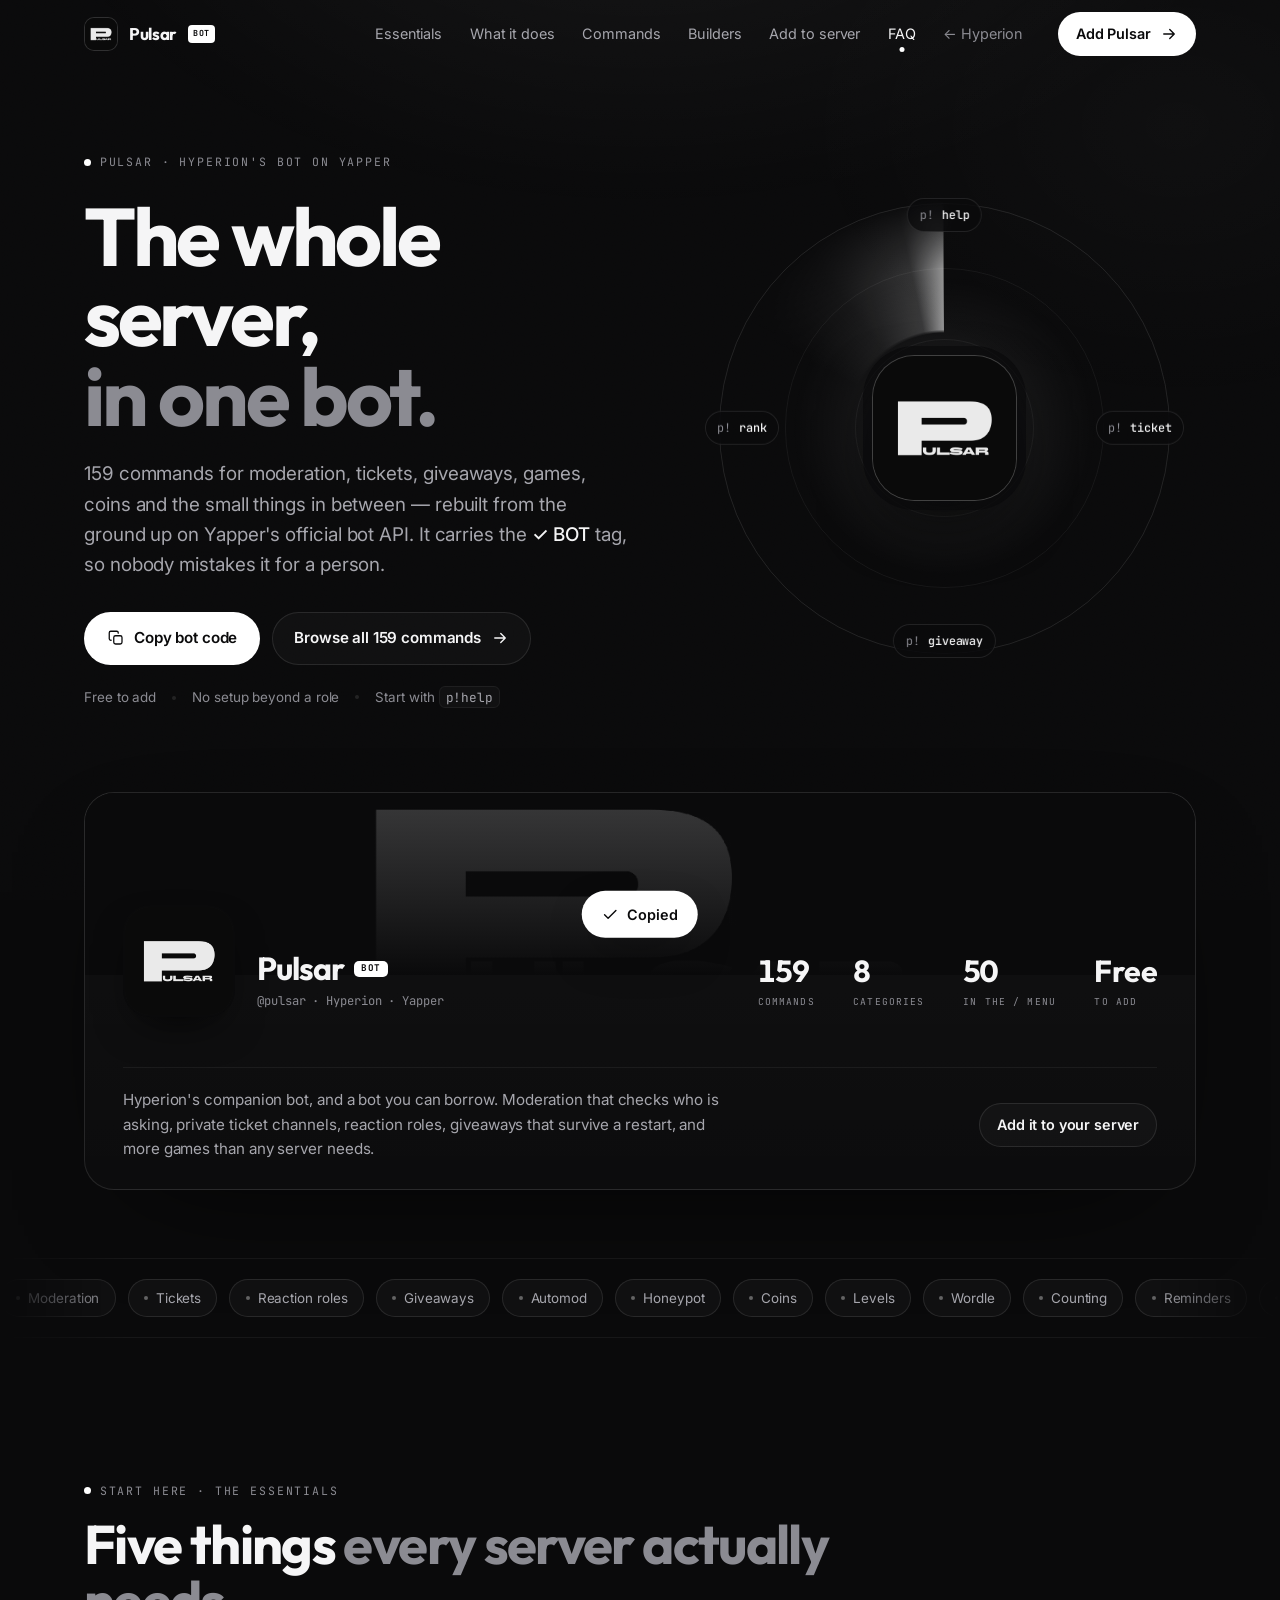
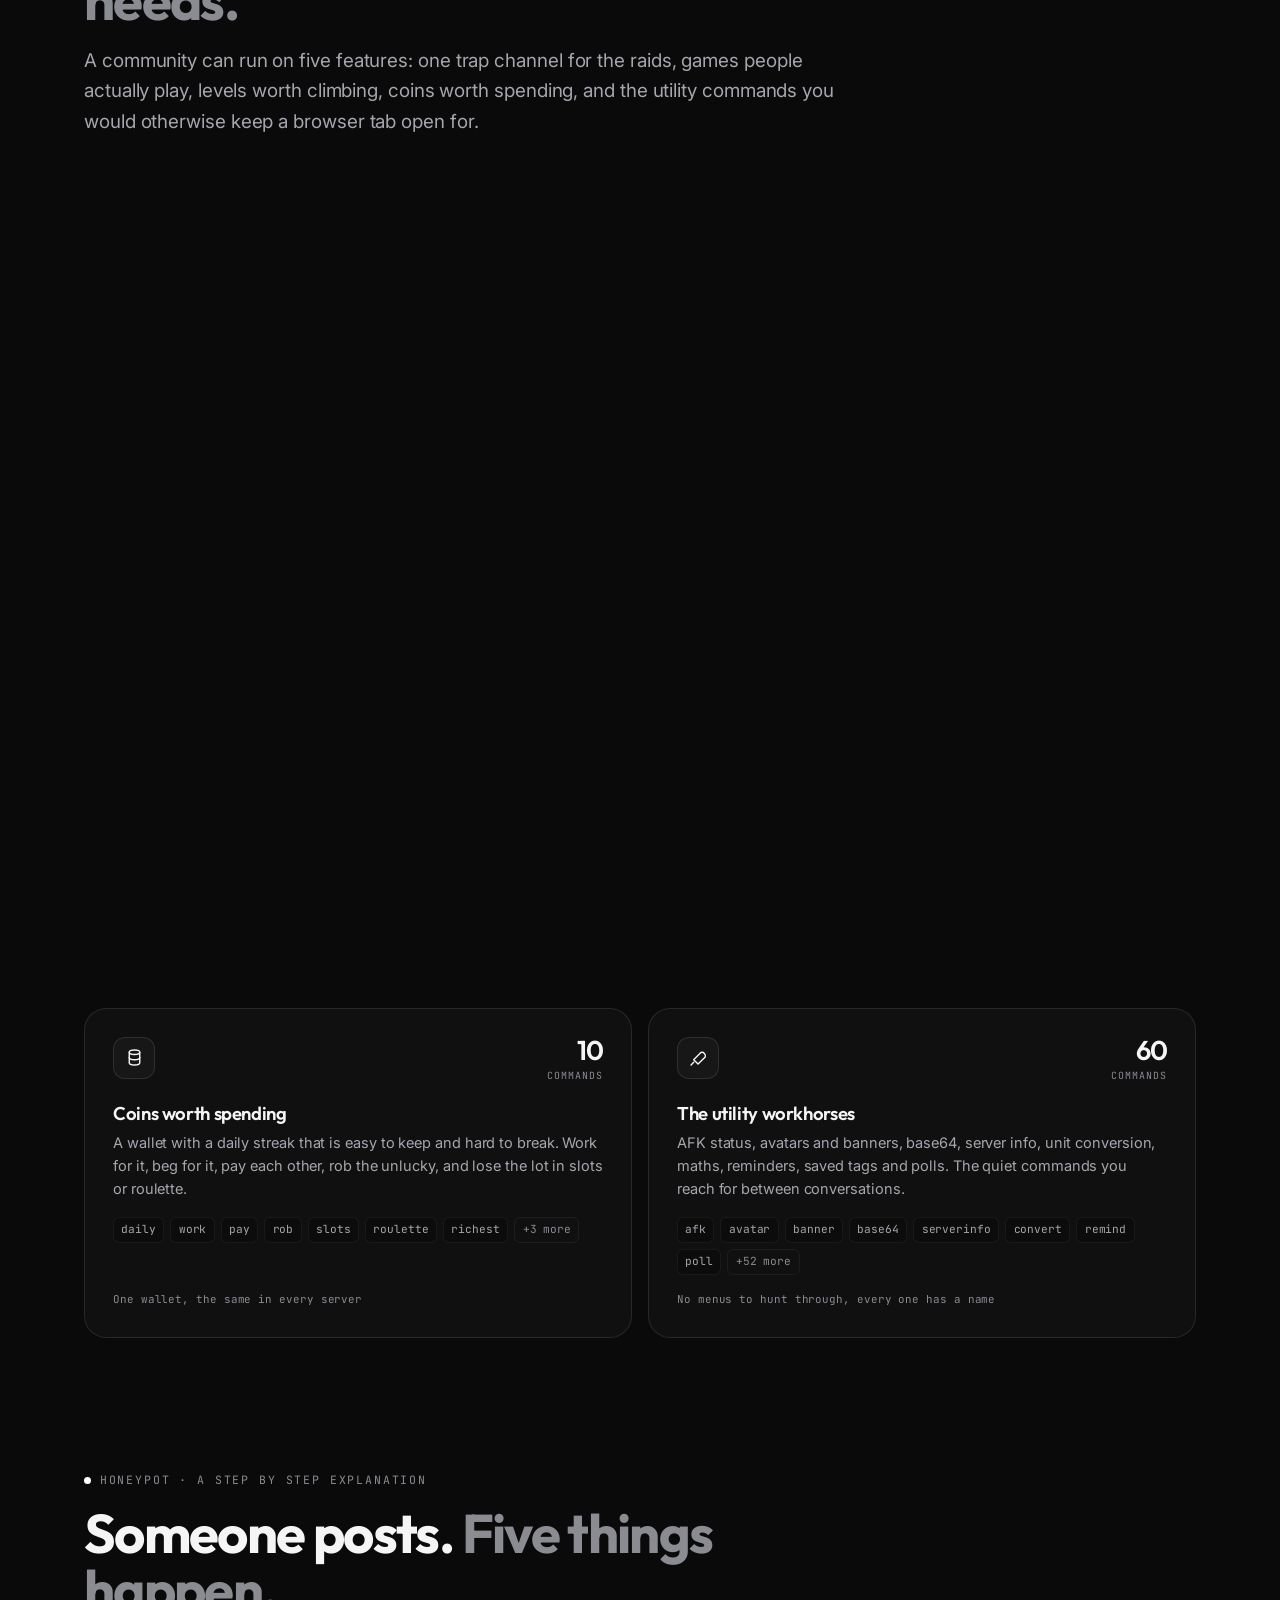
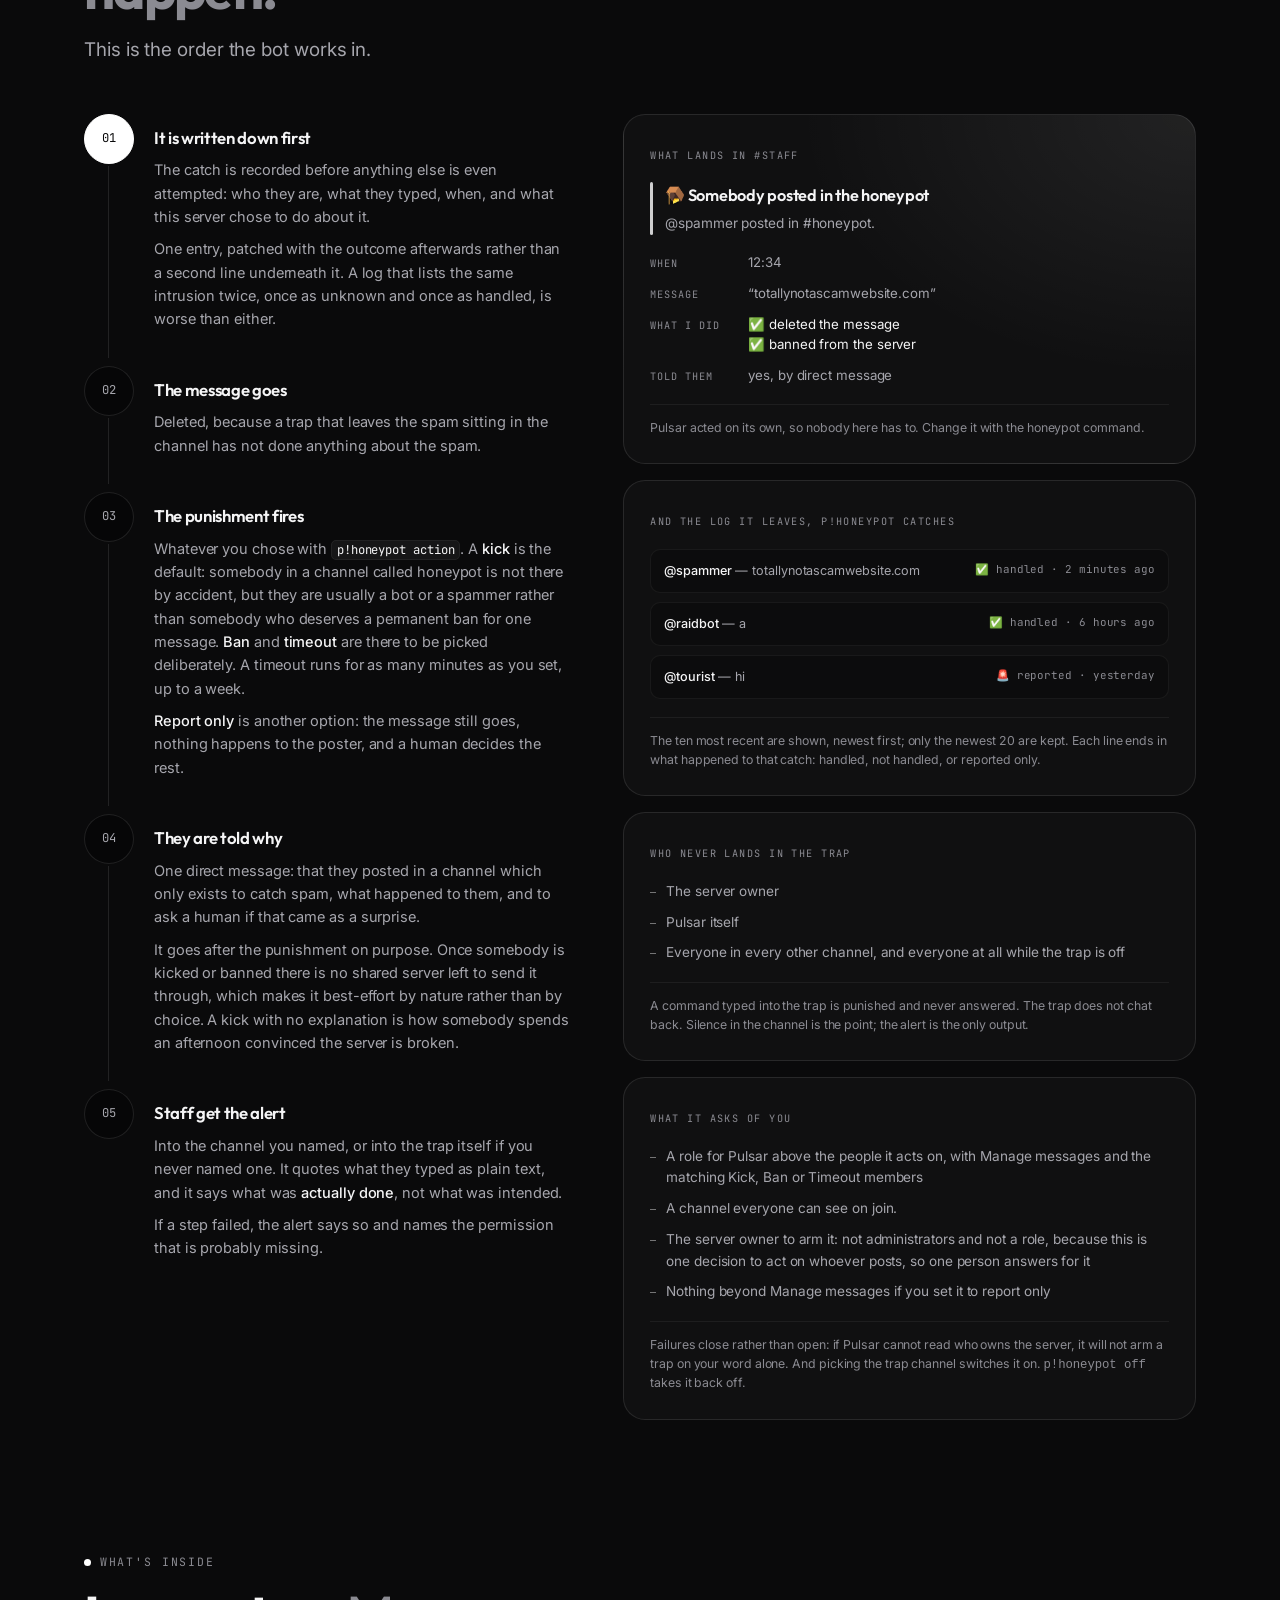
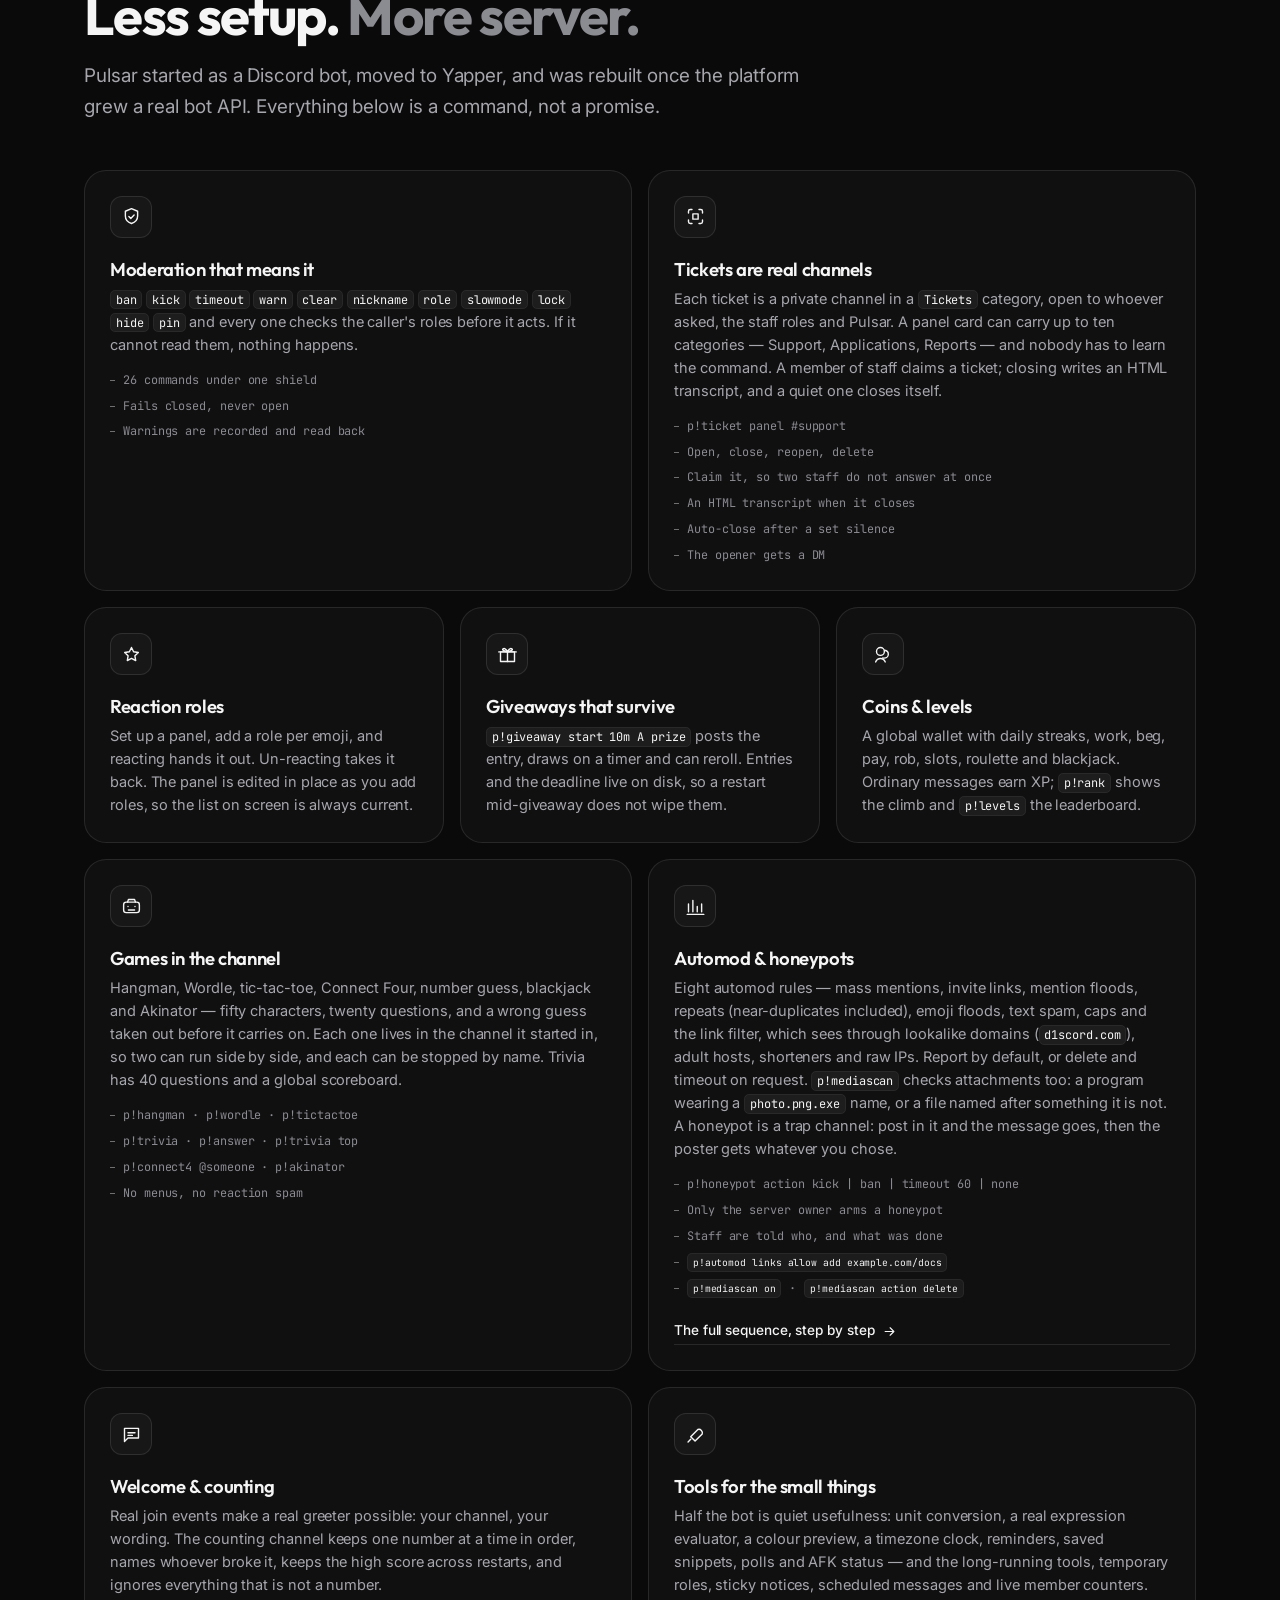
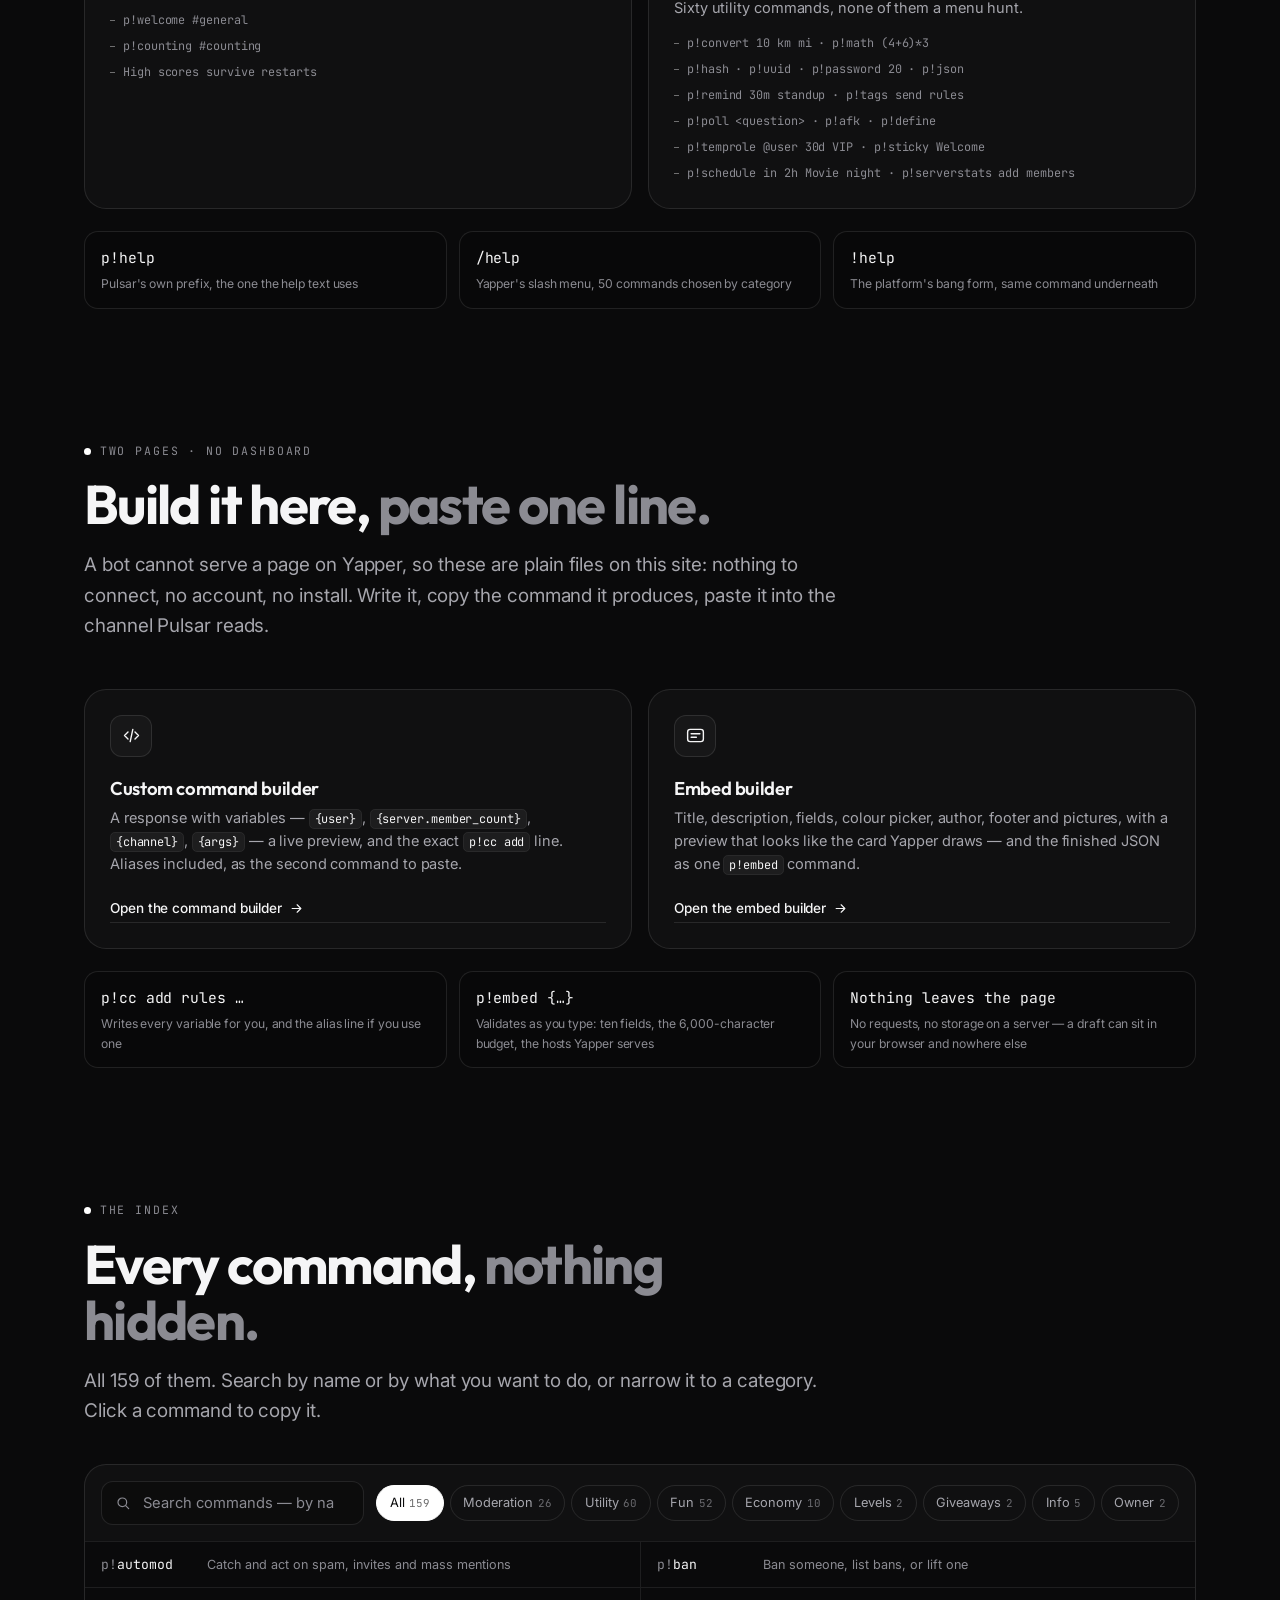
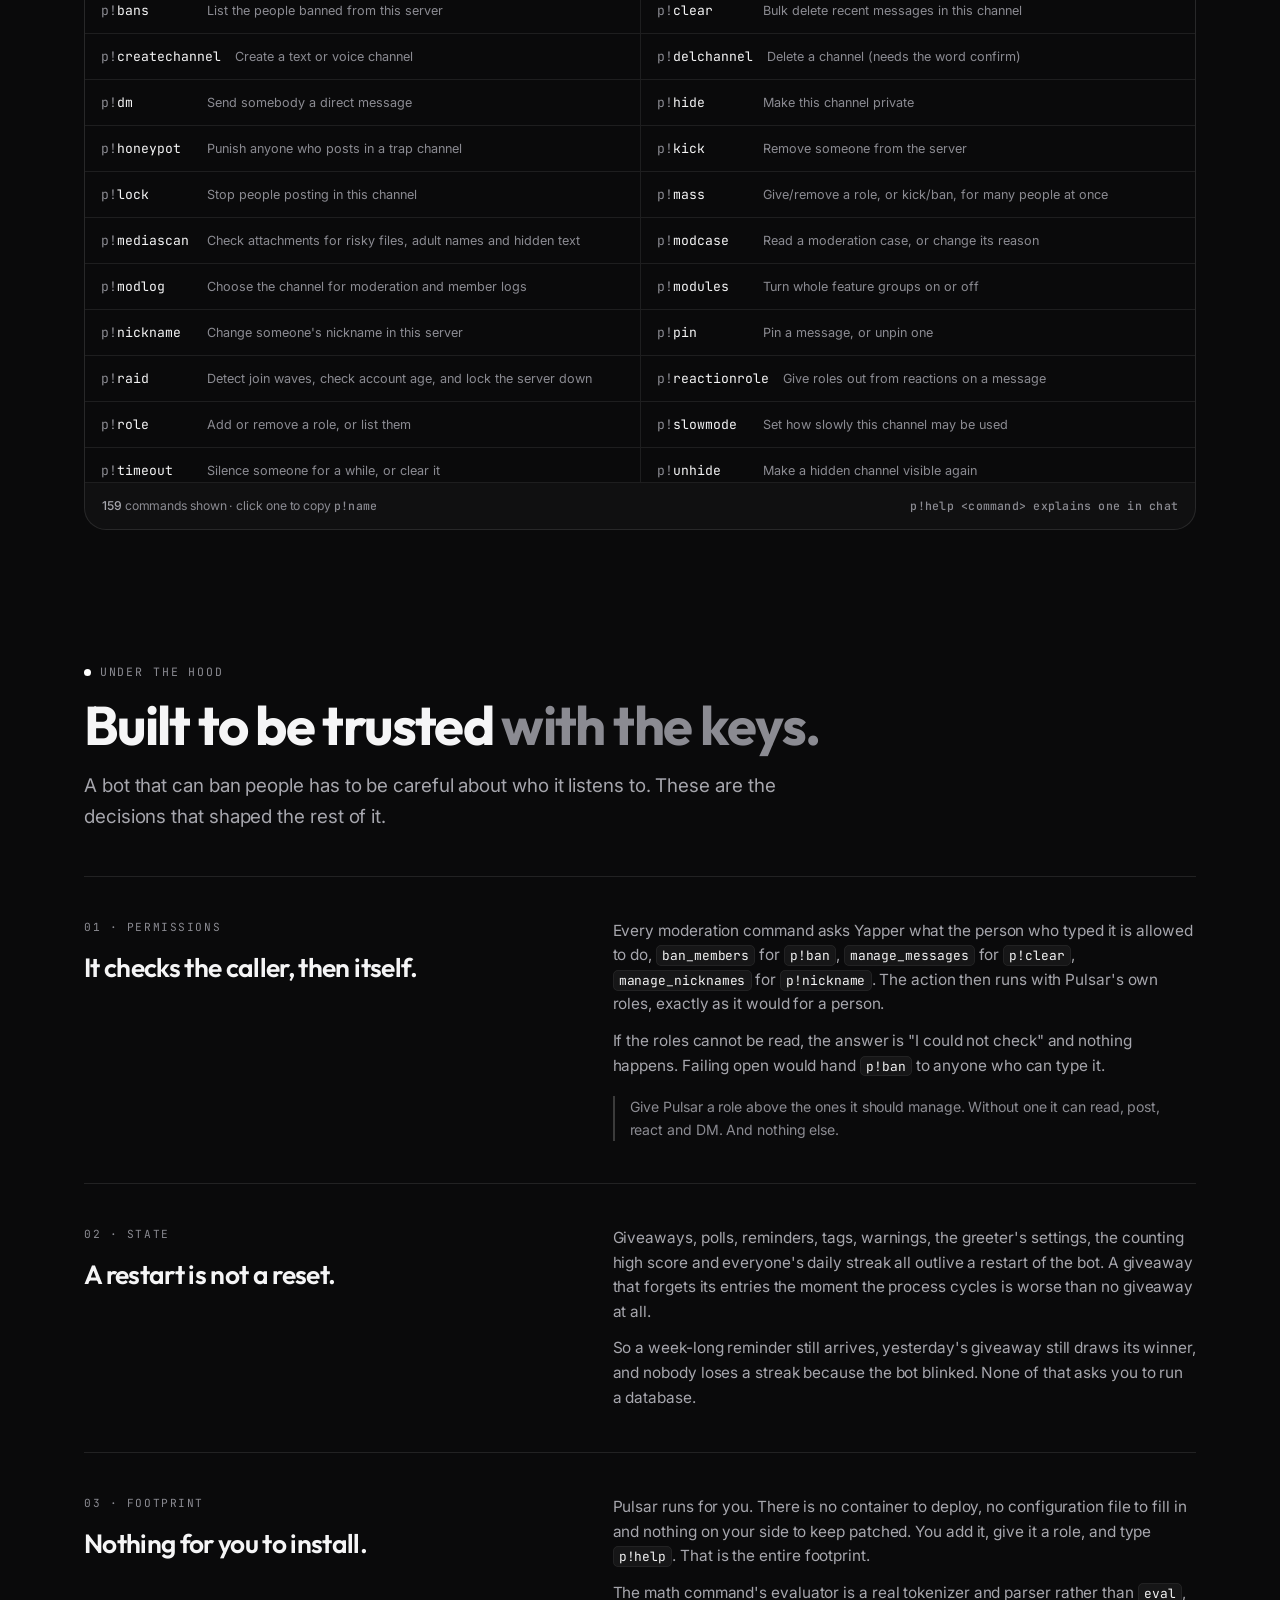
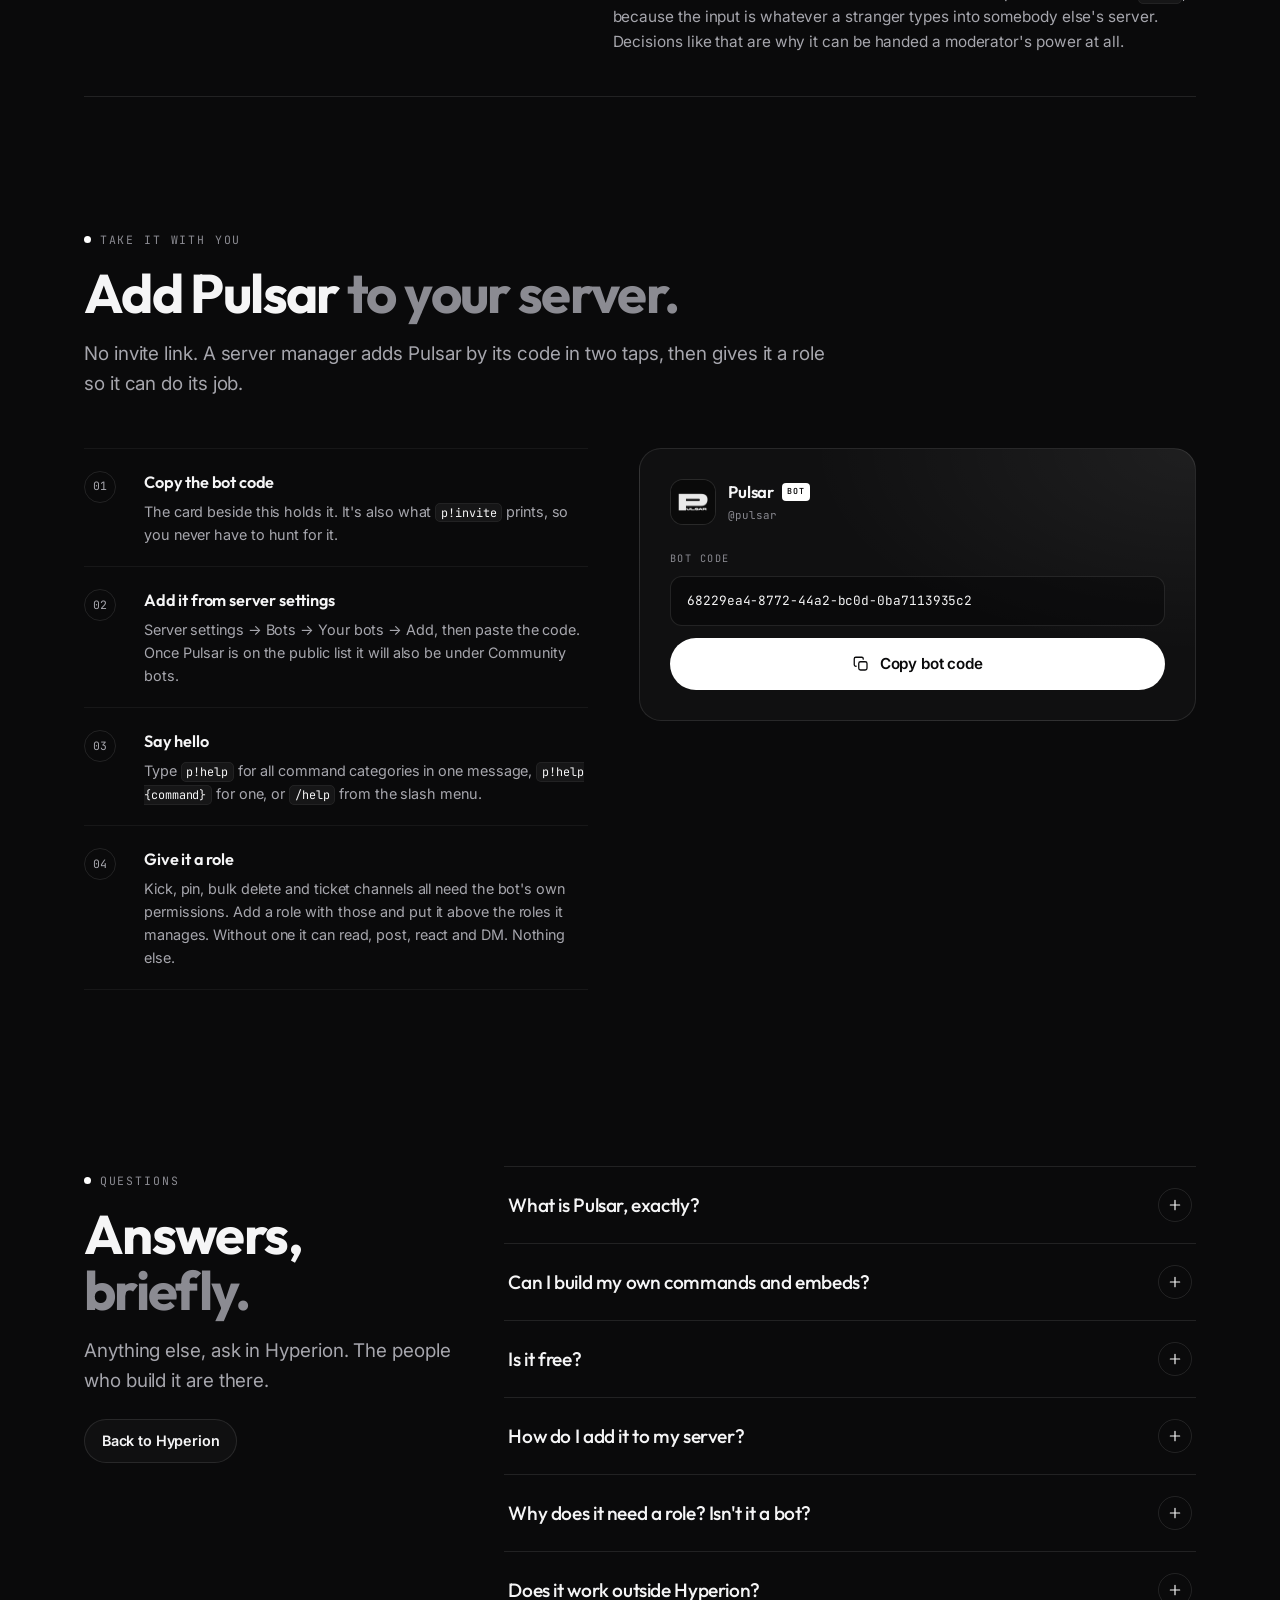
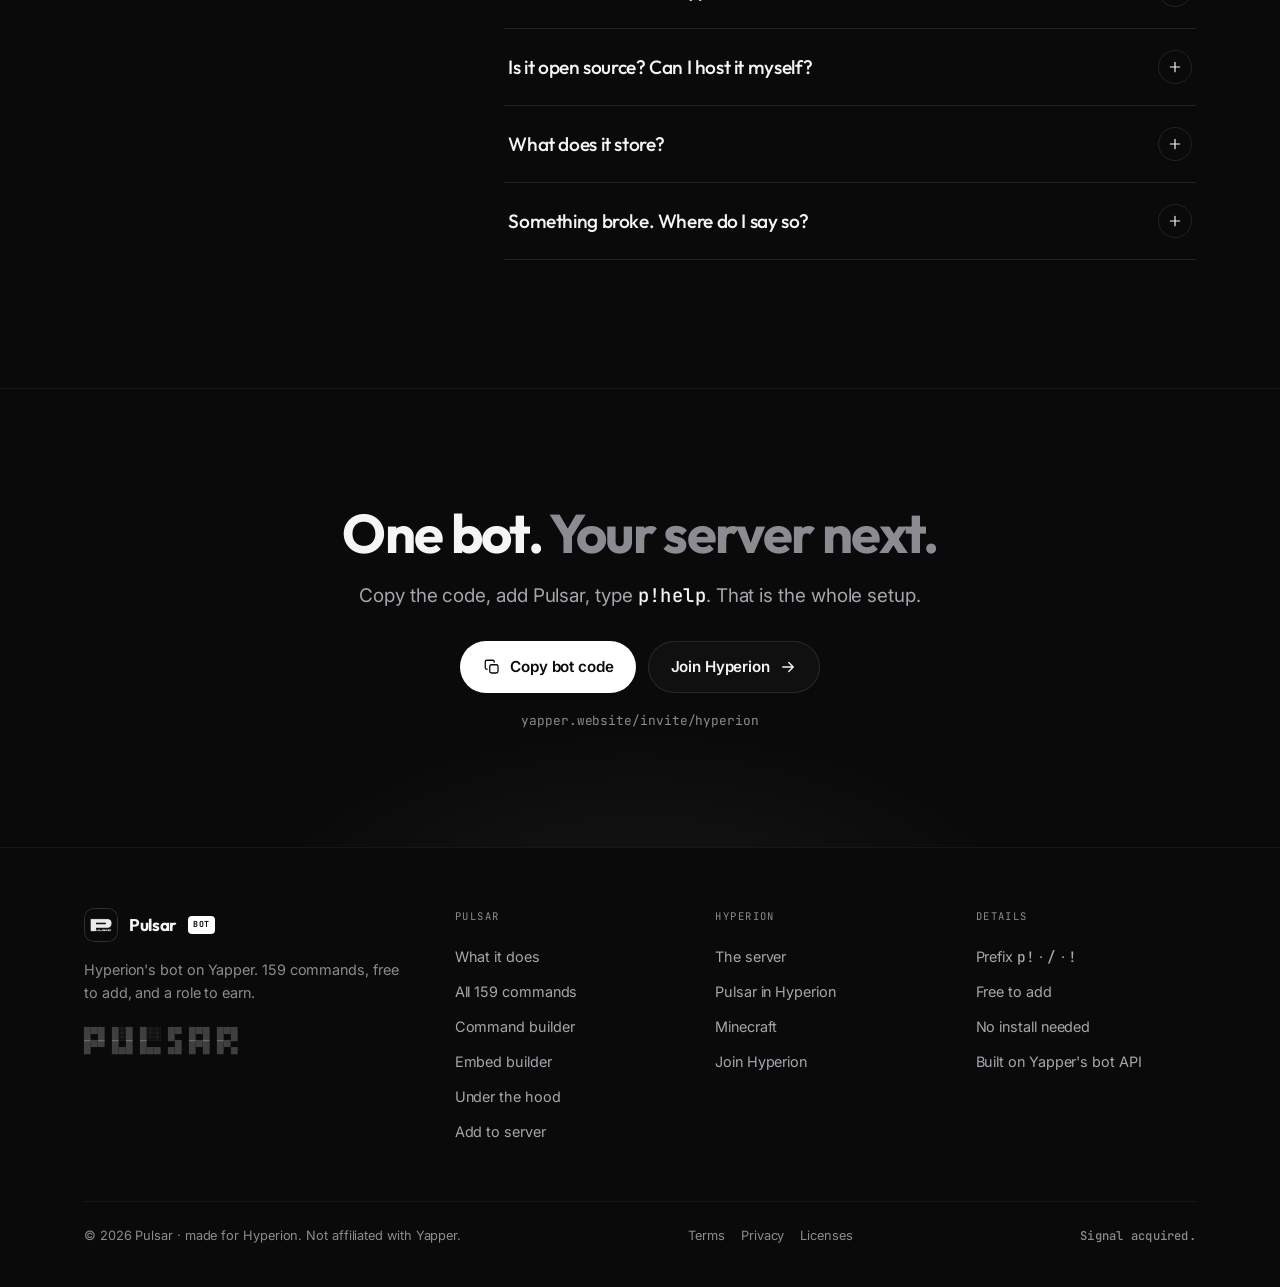
<file: pulsar/index.html>
<!DOCTYPE html>
<html lang="en">
<head>
<meta charset="utf-8">
<meta name="viewport" content="width=device-width, initial-scale=1">
<title>Pulsar | Hyperion's bot on Yapper</title>
<meta name="description" content="Pulsar is Hyperion's own Yapper bot: 159 commands for moderation, tickets, giveaways, games, coins and levels, rebuilt on Yapper's official bot API.">
<link rel="icon" href="../pulsar-avatar.png">
<meta property="og:type" content="website">
<meta property="og:title" content="Pulsar | Hyperion's bot on Yapper">
<meta property="og:description" content="159 commands. Moderation, tickets, giveaways, games and coins. Add Pulsar to your own server.">
<meta property="og:image" content="../pulsar-banner.webp">
<link rel="preconnect" href="https://fonts.googleapis.com">
<link rel="preconnect" href="https://fonts.gstatic.com" crossorigin>
<link href="https://fonts.googleapis.com/css2?family=Outfit:wght@400;500;600;700;800&family=Inter:wght@400;450;500;600&family=JetBrains+Mono:wght@400;500&display=swap" rel="stylesheet">
<script>document.documentElement.classList.add('js');</script>
<style>
/* ============================================================
   Pulsar — same monochrome system as Hyperion, with a signal.
   Near-black ground, white ink, hairline chrome, one rotating beam.
   ============================================================ */

:root{
  --bg:#0a0a0b;
  --bg-elev:#0f0f11;
  --ink:#f5f5f6;
  --ink-2:#a6a6ad;
  --ink-3:#8b8b92;
  --line:rgba(255,255,255,.10);
  --line-2:rgba(255,255,255,.055);
  --surface:rgba(255,255,255,.028);
  --surface-2:rgba(255,255,255,.055);
  --white:#ffffff;
  --r-sm:10px; --r-md:16px; --r-lg:22px; --r-xl:30px; --r-full:999px;
  --maxw:1160px;
  --ease:cubic-bezier(.16,1,.3,1);
  --font-display:"Outfit","Inter",system-ui,sans-serif;
  --font-body:"Inter",system-ui,-apple-system,sans-serif;
  --font-mono:"JetBrains Mono",ui-monospace,SFMono-Regular,Menlo,monospace;
}

*,*::before,*::after{box-sizing:border-box}
html{scroll-behavior:smooth;-webkit-text-size-adjust:100%}
@media (prefers-reduced-motion:reduce){html{scroll-behavior:auto}}

body{
  margin:0;
  background:var(--bg);
  color:var(--ink);
  font-family:var(--font-body);
  font-size:16px;
  line-height:1.6;
  letter-spacing:-0.005em;
  -webkit-font-smoothing:antialiased;
  text-rendering:optimizeLegibility;
  overflow-x:hidden;
}

body::before{
  content:"";position:fixed;inset:0;z-index:0;pointer-events:none;
  background:
    radial-gradient(900px 560px at 50% -180px, rgba(255,255,255,.06), transparent 70%),
    radial-gradient(620px 460px at 92% 14%, rgba(255,255,255,.022), transparent 62%);
}
body::after{
  content:"";position:fixed;inset:0;z-index:1;pointer-events:none;opacity:.045;
  background-image:url("data:image/svg+xml,%3Csvg xmlns='http://www.w3.org/2000/svg' width='140' height='140'%3E%3Cfilter id='n'%3E%3CfeTurbulence type='fractalNoise' baseFrequency='.9' numOctaves='2' stitchTiles='stitch'/%3E%3C/filter%3E%3Crect width='100%25' height='100%25' filter='url(%23n)'/%3E%3C/svg%3E");
  mix-blend-mode:overlay;
}

::selection{background:#fff;color:#0a0a0b}
:focus-visible{outline:2px solid #fff;outline-offset:3px;border-radius:6px}

*{scrollbar-width:thin;scrollbar-color:rgba(255,255,255,.22) transparent}
::-webkit-scrollbar{width:12px;height:12px}
::-webkit-scrollbar-track{background:transparent}
::-webkit-scrollbar-thumb{background:rgba(255,255,255,.16);border:3px solid var(--bg);border-radius:99px}
::-webkit-scrollbar-thumb:hover{background:rgba(255,255,255,.3)}

img{max-width:100%;display:block}
a{color:inherit;text-decoration:none}
button{font:inherit;color:inherit}

.wrap{width:100%;max-width:var(--maxw);margin:0 auto;padding:0 24px}
.sr-only{position:absolute;width:1px;height:1px;padding:0;margin:-1px;overflow:hidden;clip:rect(0,0,0,0);white-space:nowrap;border:0}

.skip{position:fixed;top:12px;left:12px;z-index:200;transform:translateY(-200%);
  background:#fff;color:#0a0a0b;padding:10px 16px;border-radius:10px;font-weight:600;font-size:14px}
.skip:focus{transform:none}

/* ---------- typography ---------- */
h1,h2,h3,h4{font-family:var(--font-display);font-weight:700;letter-spacing:-0.03em;line-height:1.02;margin:0}
.display{font-size:clamp(2.8rem,6.6vw,5.1rem);font-weight:700;line-height:.98;letter-spacing:-0.04em}
.h2{font-size:clamp(2rem,4.6vw,3.4rem);line-height:1.03}
.h3{font-size:clamp(1.25rem,2.2vw,1.6rem);letter-spacing:-0.02em}
.muted{color:var(--ink-3)}
.lead{font-size:clamp(1.02rem,1.5vw,1.18rem);color:var(--ink-2);max-width:66ch}
p{margin:0}

.mono{font-family:var(--font-mono);font-weight:500;letter-spacing:.02em}
.tag{
  font-family:var(--font-mono);font-size:.72rem;letter-spacing:.14em;text-transform:uppercase;
  color:var(--ink-3)
}
.eyebrow{display:inline-flex;align-items:center;gap:.55rem;font-family:var(--font-mono);font-size:.72rem;
  letter-spacing:.16em;text-transform:uppercase;color:var(--ink-3)}
.eyebrow .sig{width:7px;height:7px;border-radius:50%;background:#fff;box-shadow:0 0 0 0 rgba(255,255,255,.55);animation:pulse 2.4s infinite}

/* ---------- buttons ---------- */
.btn{
  --pad:.82rem 1.35rem;
  display:inline-flex;align-items:center;gap:.6rem;
  padding:var(--pad);border-radius:var(--r-full);
  font-weight:600;font-size:.95rem;letter-spacing:-0.01em;
  border:1px solid transparent;cursor:pointer;
  transition:transform .35s var(--ease),background .3s var(--ease),border-color .3s var(--ease),color .3s var(--ease),box-shadow .35s var(--ease);
  white-space:nowrap;
}
.btn svg{width:18px;height:18px;flex:none;transition:transform .35s var(--ease)}
.btn-primary{background:#fff;color:#0a0a0b}
.btn-primary:hover{transform:translateY(-2px);box-shadow:0 12px 30px -12px rgba(255,255,255,.55)}
.btn-primary:hover svg{transform:translateX(3px)}
.btn-primary:active{transform:translateY(0)}
.btn-ghost{background:var(--surface);border-color:var(--line);color:var(--ink)}
.btn-ghost:hover{background:var(--surface-2);border-color:rgba(255,255,255,.24);transform:translateY(-2px)}
.btn-sm{--pad:.6rem 1.05rem;font-size:.9rem}
.btn:disabled{opacity:.45;cursor:not-allowed;transform:none}

/* ---------- nav ---------- */
.nav{position:fixed;top:0;left:0;right:0;z-index:100;transition:background .4s var(--ease),border-color .4s var(--ease),backdrop-filter .4s}
.nav::after{content:"";position:absolute;inset:0;border-bottom:1px solid transparent;transition:border-color .4s var(--ease);pointer-events:none}
.nav.scrolled{background:rgba(10,10,11,.72);backdrop-filter:blur(14px) saturate(120%);-webkit-backdrop-filter:blur(14px)}
.nav.scrolled::after{border-color:var(--line-2)}
.nav-in{display:flex;align-items:center;gap:14px;height:68px}
.brand{display:flex;align-items:center;gap:11px;font-family:var(--font-display);font-weight:700;font-size:1.06rem;letter-spacing:-0.02em;position:relative;z-index:2}
.brand .mark{width:34px;height:34px;border-radius:10px;overflow:hidden;background:var(--surface-2);border:1px solid var(--line);position:relative;flex:none}
.brand .mark img{width:100%;height:100%;object-fit:cover}
.brand .bot-pill{font-family:var(--font-mono);font-size:.52rem;letter-spacing:.1em;text-transform:uppercase;background:#fff;color:#0a0a0b;border-radius:4px;padding:.12rem .3rem}
.nav-links{display:flex;align-items:center;gap:2px;margin-left:auto}
.nav-links a{position:relative;padding:.5rem .8rem;border-radius:var(--r-full);font-size:.9rem;color:var(--ink-2);transition:color .25s,background .25s}
.nav-links a:hover{color:var(--ink);background:var(--surface)}
.nav-links a.active{color:var(--ink)}
.nav-links a.active::after{content:"";position:absolute;left:50%;bottom:2px;transform:translateX(-50%);width:5px;height:5px;border-radius:50%;background:#fff}
.nav-links .back{color:var(--ink-3)}
.nav-cta{margin-left:10px;position:relative;z-index:2}
.nav-toggle{display:none;margin-left:auto;width:42px;height:42px;border-radius:12px;border:1px solid var(--line);background:var(--surface);align-items:center;justify-content:center}
.nav-toggle svg{width:20px;height:20px}
.mobile-menu{display:none}

/* ---------- hero ---------- */
.hero{position:relative;z-index:2;padding-top:148px;padding-bottom:10px}
.hero-grid{display:grid;grid-template-columns:1.04fr .96fr;gap:clamp(30px,5vw,64px);align-items:center}
.hero-copy{max-width:620px}
.hero .display{margin-top:22px}
.hero .display .line{display:block;overflow:hidden}
.hero .display .line > span{display:block;transform:translateY(105%);animation:rise 1.05s var(--ease) forwards}
.hero .display .line:nth-child(2) > span{animation-delay:.08s}
@keyframes rise{to{transform:translateY(0)}}
.hero-sub{margin-top:24px;opacity:0;animation:fade .9s var(--ease) .4s forwards}
.hero-cta{margin-top:32px;display:flex;gap:12px;flex-wrap:wrap;opacity:0;animation:fade .9s var(--ease) .55s forwards}
.hero-facts{margin-top:22px;display:flex;gap:10px 16px;align-items:center;flex-wrap:wrap;color:var(--ink-3);font-size:.84rem;opacity:0;animation:fade .9s var(--ease) .7s forwards}
.hero-facts .dot{width:4px;height:4px;border-radius:50%;background:var(--line)}
.hero-facts code{font-family:var(--font-mono);font-size:.8rem;color:var(--ink-2);background:var(--surface);border:1px solid var(--line-2);border-radius:6px;padding:.1rem .38rem}
.hero-visual{opacity:0;animation:rise-slow 1.2s var(--ease) .5s forwards}
@keyframes fade{to{opacity:1}}
@keyframes rise-slow{from{opacity:0;transform:translateY(36px)}to{opacity:1;transform:none}}
@keyframes pulse{0%{box-shadow:0 0 0 0 rgba(255,255,255,.45)}70%{box-shadow:0 0 0 9px rgba(255,255,255,0)}100%{box-shadow:0 0 0 0 rgba(255,255,255,0)}}

/* signal visual */
.signal{position:relative;width:100%;max-width:470px;aspect-ratio:1/1;margin:0 auto;display:grid;place-items:center}
.signal .ring{position:absolute;border:1px solid var(--line);border-radius:50%}
.signal .r1{inset:2%}
.signal .r2{inset:16%;border-color:var(--line-2)}
.signal .r3{inset:31%;border-color:var(--line-2)}
.signal .ticks{position:absolute;inset:2%;border-radius:50%;
  background:repeating-conic-gradient(from 0deg,rgba(255,255,255,.26) 0deg .5deg,transparent .5deg 7.5deg);
  -webkit-mask-image:radial-gradient(circle,transparent 71%,#000 71.5%,#000 72.6%,transparent 73.2%);
  mask-image:radial-gradient(circle,transparent 71%,#000 71.5%,#000 72.6%,transparent 73.2%);
  opacity:.55}
.signal .beam{position:absolute;inset:2%;border-radius:50%;animation:spin 16s linear infinite;
  background:conic-gradient(from 0deg,transparent 0deg 296deg,rgba(255,255,255,.05) 322deg,rgba(255,255,255,.17) 348deg,rgba(255,255,255,.55) 359.4deg,transparent 360deg);
  -webkit-mask-image:radial-gradient(circle,transparent 30%,#000 31% 50%,transparent 72%);
  mask-image:radial-gradient(circle,transparent 30%,#000 31% 50%,transparent 72%)}
@keyframes spin{to{transform:rotate(360deg)}}
.signal .glow{position:absolute;inset:14%;border-radius:50%;
  background:radial-gradient(circle,rgba(255,255,255,.105),transparent 64%)}
.signal .core{position:relative;z-index:2;width:31%;aspect-ratio:1/1;border-radius:29%;overflow:hidden;
  border:1px solid rgba(255,255,255,.2);background:#111;
  box-shadow:0 0 0 9px rgba(10,10,11,.68),0 26px 70px -22px rgba(0,0,0,.95),inset 0 1px 0 rgba(255,255,255,.1)}
.signal .core img{width:100%;height:100%;object-fit:cover}
.orbit{position:absolute;z-index:3;display:inline-flex;align-items:center;gap:.5rem;
  padding:.42rem .72rem;border-radius:var(--r-full);border:1px solid var(--line);
  background:rgba(10,10,11,.82);backdrop-filter:blur(8px);-webkit-backdrop-filter:blur(8px);
  font-family:var(--font-mono);font-size:.74rem;color:var(--ink-2);white-space:nowrap;
  box-shadow:0 12px 30px -18px rgba(0,0,0,.9)}
.orbit b{font-weight:500;color:var(--ink)}
.orbit .p{color:var(--ink-3)}
.orbit.top{top:1%;left:50%;transform:translateX(-50%)}
.orbit.right{right:-1%;top:50%;transform:translateY(-50%)}
.orbit.bottom{bottom:1%;left:50%;transform:translateX(-50%)}
.orbit.left{left:-1%;top:50%;transform:translateY(-50%)}
@media (prefers-reduced-motion:reduce){.signal .beam{animation:none}}

/* ---------- profile band ---------- */
.profile-band{margin-top:clamp(54px,7vw,84px);border:1px solid var(--line);border-radius:var(--r-xl);overflow:hidden;
  background:linear-gradient(180deg,rgba(255,255,255,.035),rgba(255,255,255,.01));position:relative;
  box-shadow:0 40px 120px -60px rgba(0,0,0,.9)}
.pb-banner{position:relative;height:clamp(118px,15vw,182px);overflow:hidden;background:#0d0d0f}
.pb-banner img{width:100%;height:100%;object-fit:cover;object-position:center 44%;filter:grayscale(1) contrast(1.02);opacity:.34}
.pb-banner::after{content:"";position:absolute;inset:0;background:linear-gradient(180deg,rgba(10,10,11,.42) 0%,rgba(10,10,11,.74) 58%,var(--bg) 100%)}
.pb-in{padding:0 clamp(20px,3.4vw,38px) 28px;margin-top:clamp(-70px,-9vw,-54px);position:relative;display:flex;gap:22px;align-items:flex-end;flex-wrap:wrap}
.pb-ava{width:clamp(84px,11vw,112px);height:clamp(84px,11vw,112px);border-radius:27px;overflow:hidden;flex:none;
  border:2px solid var(--bg);background:#111;box-shadow:0 18px 44px -18px rgba(0,0,0,.9)}
.pb-ava img{width:100%;height:100%;object-fit:cover}
.pb-id{min-width:0;padding-bottom:6px}
.pb-name{display:flex;align-items:center;gap:10px;font-family:var(--font-display);font-weight:700;font-size:clamp(1.5rem,2.6vw,2rem);letter-spacing:-0.03em;line-height:1.05}
.pb-bot{font-family:var(--font-mono);font-size:.58rem;letter-spacing:.1em;text-transform:uppercase;background:#fff;color:#0a0a0b;border-radius:5px;padding:.18rem .4rem}
.pb-handle{margin-top:6px;font-family:var(--font-mono);font-size:.76rem;color:var(--ink-3)}
.pb-stats{margin-left:auto;display:flex;gap:clamp(18px,3vw,40px);flex-wrap:wrap;padding-bottom:8px}
.pb-stat b{display:block;font-family:var(--font-display);font-weight:700;font-size:clamp(1.35rem,2.4vw,1.9rem);letter-spacing:-0.02em;line-height:1;font-variant-numeric:tabular-nums}
.pb-stat span{display:block;margin-top:7px;font-family:var(--font-mono);font-size:.6rem;letter-spacing:.12em;text-transform:uppercase;color:var(--ink-3)}
.pb-bio{margin-top:22px;padding-top:20px;border-top:1px solid var(--line-2);display:flex;gap:24px;align-items:center;flex-wrap:wrap;color:var(--ink-2);font-size:.95rem;max-width:none}
.pb-bio p{max-width:62ch}
.pb-bio .btn{margin-left:auto}

/* ---------- marquee ---------- */
.marquee{position:relative;z-index:2;margin-top:clamp(46px,6vw,68px);padding:20px 0;border-top:1px solid var(--line-2);border-bottom:1px solid var(--line-2);
  mask-image:linear-gradient(90deg,transparent,#000 10%,#000 90%,transparent);
  -webkit-mask-image:linear-gradient(90deg,transparent,#000 10%,#000 90%,transparent);overflow:hidden}
.marquee-track{display:flex;gap:12px;width:max-content;animation:slide 42s linear infinite}
.marquee:hover .marquee-track{animation-play-state:paused}
@keyframes slide{to{transform:translateX(-50%)}}
.pill{display:inline-flex;align-items:center;gap:8px;padding:.46rem .95rem;border-radius:var(--r-full);border:1px solid var(--line);background:var(--surface);color:var(--ink-2);font-size:.84rem;white-space:nowrap}
.pill .dot{width:4px;height:4px;border-radius:50%;background:rgba(255,255,255,.35)}

/* ---------- sections ---------- */
section{position:relative;z-index:2}
.sec{padding:clamp(82px,10vw,138px) 0 0}
.sec-head{max-width:760px}
.sec-head .h2{margin-bottom:18px}
.sec-head .lead{color:var(--ink-2)}
.sec-head .eyebrow{margin-bottom:16px}

/* ---------- bento ---------- */
.bento{display:grid;grid-template-columns:repeat(6,1fr);gap:16px;margin-top:48px}
.card{
  position:relative;border:1px solid var(--line);border-radius:var(--r-lg);background:var(--surface);
  padding:25px;overflow:hidden;display:flex;flex-direction:column;
  transition:border-color .45s var(--ease),background .45s var(--ease),transform .45s var(--ease);
}
.card:hover{border-color:rgba(255,255,255,.22);background:var(--surface-2);transform:translateY(-3px)}
.card .ico{width:42px;height:42px;border-radius:12px;border:1px solid var(--line);background:rgba(255,255,255,.03);display:grid;place-items:center;margin-bottom:22px}
.card .ico svg{width:21px;height:21px;color:var(--ink)}
.card .card-ttl{font-family:var(--font-display);font-weight:600;font-size:1.16rem;letter-spacing:-0.02em}
.card .card-txt{margin-top:9px;color:var(--ink-2);font-size:.91rem;line-height:1.58}
.card .card-txt code,.card .card-list code{font-family:var(--font-mono);font-size:.82em;color:var(--ink);background:rgba(255,255,255,.05);border:1px solid var(--line-2);border-radius:5px;padding:.05rem .3rem;white-space:nowrap}
.card .card-list{margin:14px 0 0;padding:0;list-style:none;display:flex;flex-direction:column;gap:7px;color:var(--ink-3);font-family:var(--font-mono);font-size:.74rem}
.card .card-list li{display:flex;gap:8px;align-items:baseline}
.card .card-list li::before{content:"";width:5px;height:1px;background:rgba(255,255,255,.4);flex:none;transform:translateY(-3px)}
.card--w3{grid-column:span 3}
.card--w2{grid-column:span 2}
.card .card-note{margin-top:auto;padding-top:16px;font-family:var(--font-mono);font-size:.68rem;color:var(--ink-3)}

/* ---------- essentials ---------- */
.essentials{display:grid;grid-template-columns:repeat(2,1fr);gap:16px;margin-top:48px}
.essentials .card{padding:clamp(22px,3vw,28px)}
.ess-hero{grid-column:1/-1;display:grid;grid-template-columns:1.05fr .95fr;gap:clamp(24px,4vw,54px);align-items:start;
  border-color:rgba(255,255,255,.2);
  background:radial-gradient(130% 150% at 0% 0%,rgba(255,255,255,.075),transparent 56%),var(--surface)}
.ess-hero::after{content:"";position:absolute;right:-70px;top:-70px;width:280px;height:280px;border-radius:50%;
  background:radial-gradient(circle,rgba(255,255,255,.05),transparent 66%);pointer-events:none}
.ess-flag{position:relative;display:inline-flex;align-items:center;gap:.45rem;font-family:var(--font-mono);font-size:.64rem;
  letter-spacing:.14em;text-transform:uppercase;color:var(--ink-2);border:1px solid var(--line);
  border-radius:var(--r-full);padding:.3rem .62rem;background:rgba(255,255,255,.05);margin-bottom:18px}
.ess-flag .dot{width:5px;height:5px;border-radius:50%;background:#fff;animation:pulse 2.4s infinite}
.ess-hero .card-ttl{position:relative;font-size:clamp(1.5rem,3vw,2rem)}
.ess-hero .card-txt{position:relative;margin-top:12px;max-width:52ch}
.ess-hero .card-list{position:relative;margin-top:18px;font-family:var(--font-body);font-size:.83rem;color:var(--ink-2);gap:9px}
.ess-cmds{position:relative;display:flex;flex-direction:column;gap:8px;min-width:0}
.ess-lbl{font-family:var(--font-mono);font-size:.64rem;letter-spacing:.14em;text-transform:uppercase;color:var(--ink-3);margin-bottom:3px}
.ess-cmd{display:block;padding:10px 12px;border:1px solid var(--line-2);border-radius:10px;background:rgba(0,0,0,.26)}
.ess-cmd code{display:block;font-family:var(--font-mono);font-size:.78rem;color:var(--ink);white-space:nowrap;overflow-x:auto;scrollbar-width:none}
.ess-cmd code::-webkit-scrollbar{display:none}
.ess-cmd span{display:block;margin-top:3px;font-size:.73rem;color:var(--ink-3);line-height:1.4}
.ess-note{margin-top:6px;font-size:.76rem;color:var(--ink-3);line-height:1.5}
.ess-top{display:flex;align-items:flex-start;justify-content:space-between;gap:14px}
.ess-top .ico{margin-bottom:0}
.ess-fig{flex:none;text-align:right}
.ess-fig b{display:block;font-family:var(--font-display);font-weight:600;font-size:1.7rem;line-height:1;letter-spacing:-0.03em}
.ess-fig span{display:block;margin-top:4px;font-family:var(--font-mono);font-size:.62rem;letter-spacing:.1em;text-transform:uppercase;color:var(--ink-3)}
.ess-top + .card-ttl{margin-top:20px}
.ess-tags{display:flex;flex-wrap:wrap;gap:6px;margin-top:16px}
.ess-tags code{font-family:var(--font-mono);font-size:.7rem;color:var(--ink-2);background:rgba(0,0,0,.24);
  border:1px solid var(--line-2);border-radius:6px;padding:.2rem .46rem;white-space:nowrap}
.ess-tags code.more{color:var(--ink-3);background:transparent}
.ess-more{position:relative;display:inline-flex;align-items:center;gap:.45rem;margin-top:22px;font-size:.85rem;font-weight:500;
  color:var(--ink);border-bottom:1px solid var(--line);padding-bottom:2px;transition:border-color .3s var(--ease)}
.ess-more:hover{border-color:#fff}
.ess-more svg{width:15px;height:15px}

/* ---------- the trap, step by step ---------- */
.trap{display:grid;grid-template-columns:.92fr 1.08fr;gap:clamp(26px,4vw,58px);margin-top:48px;align-items:start}
.trap-steps{list-style:none;margin:0;padding:0}
.trap-step{position:relative;display:grid;grid-template-columns:50px 1fr;gap:20px;padding-bottom:34px}
.trap-step:last-child{padding-bottom:0}
.trap-step::before{content:"";position:absolute;left:24px;top:52px;bottom:8px;width:1px;background:var(--line)}
.trap-step:last-child::before{display:none}
.trap-n{width:50px;height:50px;border-radius:50%;border:1px solid var(--line);background:rgba(0,0,0,.3);
  display:grid;place-items:center;font-family:var(--font-mono);font-size:.76rem;color:var(--ink-2)}
.trap-step.key .trap-n{background:#fff;color:#0a0a0b;border-color:#fff}
.trap-t{font-family:var(--font-display);font-weight:600;font-size:1.05rem;letter-spacing:-0.02em;padding-top:11px}
.trap-d{margin-top:8px;color:var(--ink-2);font-size:.91rem;max-width:56ch}
.trap-d + .trap-d{margin-top:9px}
.trap-d code{font-family:var(--font-mono);font-size:.84em;color:var(--ink);background:rgba(255,255,255,.05);border:1px solid var(--line-2);border-radius:5px;padding:.05rem .3rem;white-space:nowrap}
.trap-d b{color:var(--ink);font-weight:500}
.trap-tag{display:inline-block;margin-top:12px;font-family:var(--font-mono);font-size:.64rem;letter-spacing:.12em;text-transform:uppercase;
  color:var(--ink-3);border:1px solid var(--line-2);border-radius:var(--r-full);padding:.24rem .56rem}
.trap-side{display:flex;flex-direction:column;gap:16px}
.trap-card{border:1px solid var(--line);border-radius:var(--r-lg);background:var(--surface);padding:clamp(20px,2.6vw,26px)}
.trap-card.alert{background:radial-gradient(120% 130% at 100% 0%,rgba(255,255,255,.07),transparent 58%),var(--surface)}
.trap-lbl{font-family:var(--font-mono);font-size:.64rem;letter-spacing:.14em;text-transform:uppercase;color:var(--ink-3)}
.trap-head{display:flex;gap:12px;align-items:flex-start;margin-top:16px}
.trap-bar{width:3px;align-self:stretch;min-height:34px;border-radius:3px;background:#fff;opacity:.8;flex:none}
.trap-alert-ttl{font-family:var(--font-display);font-weight:600;font-size:1.02rem;letter-spacing:-0.015em}
.trap-alert-sub{margin-top:5px;font-size:.85rem;color:var(--ink-2)}
.trap-rows{margin:18px 0 0;display:flex;flex-direction:column;gap:11px}
.trap-row{display:grid;grid-template-columns:86px 1fr;gap:12px;font-size:.83rem}
.trap-row dt{font-family:var(--font-mono);font-size:.64rem;letter-spacing:.1em;text-transform:uppercase;color:var(--ink-3);padding-top:3px}
.trap-row dd{margin:0;color:var(--ink-2);line-height:1.5;word-break:break-word}
.trap-row dd .ok{color:var(--ink)}
.trap-alert-foot{margin-top:18px;padding-top:14px;border-top:1px solid var(--line-2);font-size:.77rem;color:var(--ink-3);line-height:1.5}
.trap-log{margin-top:16px;display:flex;flex-direction:column;gap:9px}
.trap-log-row{display:grid;grid-template-columns:1fr auto;gap:10px;padding:11px 13px;border:1px solid var(--line-2);
  border-radius:10px;background:rgba(0,0,0,.24);font-size:.79rem;color:var(--ink-2)}
.trap-log-row > span{min-width:0;overflow-wrap:anywhere}
.trap-log-row b{color:var(--ink);font-weight:500}
.trap-log-row .st{font-family:var(--font-mono);font-size:.68rem;color:var(--ink-3);white-space:nowrap}
.trap-guards{margin:16px 0 0;padding:0;list-style:none;display:flex;flex-direction:column;gap:9px;color:var(--ink-2);font-size:.85rem}
.trap-guards li{display:flex;gap:10px;align-items:baseline}
.trap-guards li::before{content:"";width:6px;height:1px;background:rgba(255,255,255,.42);flex:none;transform:translateY(-3px)}
.trap-guards b{color:var(--ink);font-weight:500}

/* ---------- command explorer ---------- */
.cmd-box{margin-top:38px;border:1px solid var(--line);border-radius:var(--r-lg);background:var(--surface);overflow:hidden}
.cmd-toolbar{padding:16px;display:flex;gap:12px;align-items:center;flex-wrap:wrap;border-bottom:1px solid var(--line-2)}
.cmd-search{position:relative;flex:1;min-width:230px}
.cmd-search svg{position:absolute;left:14px;top:50%;transform:translateY(-50%);width:16px;height:16px;color:var(--ink-3);pointer-events:none}
.cmd-search input{width:100%;height:44px;padding:0 14px 0 41px;border-radius:12px;border:1px solid var(--line);
  background:rgba(0,0,0,.26);color:var(--ink);font:inherit;font-size:.92rem;transition:border-color .25s,background .25s}
.cmd-search input::placeholder{color:var(--ink-3)}
.cmd-search input:focus{outline:none;border-color:rgba(255,255,255,.32);background:rgba(0,0,0,.38)}
.cmd-search input:focus-visible{outline:2px solid #fff;outline-offset:2px}
.cmd-chips{display:flex;gap:6px;flex-wrap:wrap}
.chip{padding:.42rem .78rem;border-radius:var(--r-full);border:1px solid var(--line);background:transparent;
  color:var(--ink-2);font-size:.8rem;cursor:pointer;transition:background .25s,color .25s,border-color .25s;white-space:nowrap}
.chip:hover{background:var(--surface-2);color:var(--ink)}
.chip.on{background:#fff;color:#0a0a0b;border-color:#fff}
.chip .n{font-family:var(--font-mono);font-size:.68rem;opacity:.6;margin-left:.28rem}
.cmd-list{display:grid;grid-template-columns:1fr 1fr;gap:1px;background:var(--line-2);max-height:540px;overflow-y:auto;overscroll-behavior:contain}
.cmd{display:grid;grid-template-columns:minmax(92px,auto) 1fr;gap:14px;align-items:baseline;
  padding:12px 16px;background:var(--bg);border:0;text-align:left;cursor:pointer;width:100%;
  transition:background .2s}
.cmd:hover{background:rgba(255,255,255,.038)}
.cmd:focus-visible{outline:2px solid #fff;outline-offset:-2px;border-radius:0}
.cmd .cname{font-family:var(--font-mono);font-size:.82rem;color:var(--ink);white-space:nowrap}
.cmd .cname .p{color:var(--ink-3)}
.cmd .cdesc{font-size:.79rem;color:var(--ink-3);line-height:1.45}
.cmd[hidden]{display:none}
.cmd-empty{padding:46px 20px;text-align:center;color:var(--ink-3);font-size:.92rem;grid-column:1/-1;background:var(--bg)}
.cmd-foot{padding:13px 17px;border-top:1px solid var(--line-2);display:flex;justify-content:space-between;gap:12px;align-items:center;
  font-size:.76rem;color:var(--ink-3);flex-wrap:wrap}
.cmd-foot .mono{font-size:.72rem}
.cmd-foot b{color:var(--ink-2);font-weight:500}

/* ---------- facts / under the hood ---------- */
.facts{display:grid;grid-template-columns:repeat(3,1fr);gap:16px;margin-top:44px}
.fact{border:1px solid var(--line);border-radius:var(--r-lg);background:var(--surface);padding:26px}
.fact .n{font-family:var(--font-mono);font-size:.7rem;color:var(--ink-3);letter-spacing:.14em}
.fact .ft{margin-top:18px;font-family:var(--font-display);font-weight:600;font-size:1.14rem;letter-spacing:-0.02em}
.fact .fd{margin-top:8px;color:var(--ink-2);font-size:.9rem}

/* ---------- spotlight rows ---------- */
.spots{display:flex;flex-direction:column;gap:0;margin-top:44px;border-top:1px solid var(--line)}
.spot{display:grid;grid-template-columns:.9fr 1.1fr;gap:clamp(26px,4vw,56px);padding:clamp(28px,4vw,42px) 0;border-bottom:1px solid var(--line);align-items:start}
.spot .s-k{font-family:var(--font-mono);font-size:.7rem;letter-spacing:.14em;text-transform:uppercase;color:var(--ink-3)}
.spot .s-t{font-family:var(--font-display);font-weight:600;font-size:clamp(1.25rem,2.4vw,1.65rem);letter-spacing:-0.025em;margin-top:10px;max-width:20ch}
.spot .s-d{color:var(--ink-2);font-size:.96rem;max-width:62ch}
.spot .s-d + .s-d{margin-top:12px}
.spot code{font-family:var(--font-mono);font-size:.84em;color:var(--ink);background:rgba(255,255,255,.05);border:1px solid var(--line-2);border-radius:5px;padding:.05rem .32rem;white-space:nowrap}
.spot .s-quote{margin-top:18px;padding-left:15px;border-left:2px solid rgba(255,255,255,.2);color:var(--ink-3);font-size:.88rem}

/* ---------- add ---------- */
.add-grid{display:grid;grid-template-columns:.95fr 1.05fr;gap:clamp(26px,4vw,54px);margin-top:48px;align-items:start}
.steps{list-style:none;margin:0;padding:0;display:flex;flex-direction:column}
.step{display:grid;grid-template-columns:44px 1fr;gap:16px;padding:20px 0;border-top:1px solid var(--line-2)}
.step:last-child{border-bottom:1px solid var(--line-2)}
.step .sn{width:32px;height:32px;border-radius:50%;border:1px solid var(--line);display:grid;place-items:center;
  font-family:var(--font-mono);font-size:.72rem;color:var(--ink-2);margin-top:2px}
.step .st{font-family:var(--font-display);font-weight:600;letter-spacing:-0.01em;font-size:1.02rem}
.step .sd{color:var(--ink-2);font-size:.9rem;margin-top:5px}
.step .sd code{font-family:var(--font-mono);font-size:.82em;color:var(--ink);background:rgba(255,255,255,.05);border:1px solid var(--line-2);border-radius:5px;padding:.05rem .3rem}
.add-card{border:1px solid var(--line);border-radius:var(--r-lg);background:
  radial-gradient(120% 130% at 100% 0%,rgba(255,255,255,.06),transparent 58%),var(--surface);padding:clamp(22px,3vw,30px)}
.add-card .ac-top{display:flex;align-items:center;gap:12px}
.add-card .ac-top .ava{width:46px;height:46px;border-radius:13px;overflow:hidden;border:1px solid var(--line);background:#111;flex:none}
.add-card .ac-top .ava img{width:100%;height:100%;object-fit:cover}
.add-card .ac-name{font-family:var(--font-display);font-weight:600;font-size:1.05rem;letter-spacing:-0.01em;display:flex;align-items:center;gap:8px}
.add-card .ac-sub{font-family:var(--font-mono);font-size:.68rem;color:var(--ink-3);margin-top:2px}
.add-card .ac-bot{font-family:var(--font-mono);font-size:.52rem;letter-spacing:.1em;text-transform:uppercase;background:#fff;color:#0a0a0b;border-radius:4px;padding:.12rem .32rem}
.add-card .ac-lbl{margin-top:26px;font-family:var(--font-mono);font-size:.64rem;letter-spacing:.14em;text-transform:uppercase;color:var(--ink-3)}
.bot-code{display:block;width:100%;margin-top:9px;padding:.85rem 1rem;border:1px solid var(--line);border-radius:12px;
  background:rgba(0,0,0,.32);font-family:var(--font-mono);font-size:.8rem;color:var(--ink);
  overflow-x:auto;white-space:nowrap;user-select:all;cursor:text}
.add-card .btn{width:100%;justify-content:center;margin-top:12px}
.add-card .ac-note{margin-top:16px;font-size:.82rem;color:var(--ink-3);line-height:1.5}
.add-card .ac-note b{color:var(--ink-2);font-weight:500}

/* ---------- prefix strip ---------- */
.prefix-strip{margin-top:22px;display:grid;grid-template-columns:repeat(3,1fr);gap:12px}
.prefix{border:1px solid var(--line);border-radius:14px;background:rgba(0,0,0,.18);padding:14px 16px}
.prefix .pc{font-family:var(--font-mono);font-size:.92rem;color:var(--ink)}
.prefix .pl{font-size:.76rem;color:var(--ink-3);margin-top:5px}

/* ---------- faq ---------- */
.faq-grid{display:grid;grid-template-columns:.7fr 1.3fr;gap:48px;margin-top:48px;align-items:start}
.faq-list{border-top:1px solid var(--line)}
.faq-item{border-bottom:1px solid var(--line)}
.faq-q{width:100%;display:flex;align-items:center;gap:18px;padding:21px 4px;background:none;border:0;cursor:pointer;text-align:left;
  font-family:var(--font-display);font-weight:500;font-size:clamp(1.02rem,1.7vw,1.2rem);letter-spacing:-0.02em;color:var(--ink);transition:color .25s}
.faq-q:hover{color:#fff}
.faq-q .chev{margin-left:auto;width:34px;height:34px;border-radius:50%;border:1px solid var(--line);display:grid;place-items:center;flex:none;transition:background .3s var(--ease),transform .4s var(--ease)}
.faq-q .chev svg{width:16px;height:16px}
.faq-item.open .faq-q .chev{background:#fff;color:#0a0a0b;transform:rotate(45deg)}
.faq-a{overflow:hidden;max-height:0;transition:max-height .5s var(--ease)}
.faq-a .inner{padding:0 4px 23px;color:var(--ink-2);max-width:66ch;font-size:.96rem}
.faq-a a{border-bottom:1px solid var(--line);color:var(--ink)}
.faq-a a:hover{border-color:#fff}
.faq-a code{font-family:var(--font-mono);font-size:.84em;color:var(--ink);background:rgba(255,255,255,.05);border:1px solid var(--line-2);border-radius:5px;padding:.05rem .3rem}

/* ---------- final ---------- */
.final{margin-top:clamp(82px,10vw,130px);border-top:1px solid var(--line-2);padding:clamp(68px,9vw,116px) 0;text-align:center;position:relative;overflow:hidden}
.final::before{content:"";position:absolute;inset:0;background:radial-gradient(600px 320px at 50% 120%,rgba(255,255,255,.06),transparent 70%);pointer-events:none}
.final .h2{position:relative}
.final .lead{margin:20px auto 0;position:relative}
.final .hero-cta{margin-top:30px;justify-content:center;opacity:1;animation:none;position:relative}
.final .invite-url{margin-top:18px;font-family:var(--font-mono);font-size:.8rem;color:var(--ink-3);position:relative;word-break:break-all}

/* ---------- footer ---------- */
.foot{border-top:1px solid var(--line-2);padding:60px 0 42px;position:relative;z-index:2}
.foot-top{display:grid;grid-template-columns:1.5fr repeat(3,1fr);gap:40px}
.foot-brand .brand{margin-bottom:16px}
.foot-brand p{color:var(--ink-3);font-size:.9rem;max-width:36ch}
.ascii{margin-top:24px;font-family:var(--font-mono);font-size:clamp(.38rem,1vw,.68rem);line-height:1.15;color:rgba(255,255,255,.22);white-space:pre;letter-spacing:0}
.foot-col .fl{font-family:var(--font-mono);font-size:.66rem;letter-spacing:.14em;text-transform:uppercase;color:var(--ink-3);margin-bottom:14px}
.foot-col a,.foot-col span{display:block;color:var(--ink-2);font-size:.9rem;padding:6px 0;transition:color .25s}
.foot-col span span{display:inline;padding:0}
.foot-col a:hover{color:#fff}
.foot-bot{display:flex;justify-content:space-between;align-items:center;gap:20px;flex-wrap:wrap;margin-top:52px;padding-top:24px;border-top:1px solid var(--line-2);color:var(--ink-3);font-size:.8rem}
.foot-bot .mono{font-size:.76rem}
.foot-legal{display:flex;align-items:center;gap:16px;flex-wrap:wrap}
.foot-legal a{color:var(--ink-3);transition:color .25s}
.foot-legal a:hover{color:var(--ink)}

/* ---------- toast ---------- */
.toast{position:fixed;left:50%;bottom:28px;transform:translate(-50%,140%);z-index:150;
  background:#fff;color:#0a0a0b;padding:12px 20px;border-radius:var(--r-full);font-weight:600;font-size:.9rem;
  display:flex;align-items:center;gap:9px;box-shadow:0 20px 50px -18px rgba(0,0,0,.9);transition:transform .55s var(--ease)}
.toast.show{transform:translate(-50%,0)}
.toast svg{width:17px;height:17px}

/* ---------- reveal ---------- */
.js .reveal{opacity:0;transform:translateY(24px);transition:opacity .9s var(--ease),transform .9s var(--ease)}
.js .reveal.in{opacity:1;transform:none}

/* ---------- responsive ---------- */
@media (max-width:1040px){
  .ess-hero{grid-template-columns:1fr}
  .trap{grid-template-columns:1fr;gap:36px}
  .hero-grid{grid-template-columns:1fr;gap:46px}
  .hero-copy{max-width:none}
  .signal{max-width:420px}
  .add-grid{grid-template-columns:1fr}
  .faq-grid{grid-template-columns:1fr;gap:30px}
  .spot{grid-template-columns:1fr;gap:14px}
}
@media (max-width:900px){
  .nav-links,.nav-cta{display:none}
  .nav-toggle{display:flex}
  .mobile-menu{display:block;position:fixed;inset:68px 0 auto 0;z-index:99;background:rgba(10,10,11,.96);
    backdrop-filter:blur(18px);border-bottom:1px solid var(--line);transform:translateY(-130%);transition:transform .5s var(--ease);padding:14px 0 22px}
  .mobile-menu.open{transform:none}
  .mobile-menu a{display:block;padding:14px 24px;font-family:var(--font-display);font-size:1.12rem;font-weight:500;color:var(--ink-2);border-bottom:1px solid var(--line-2)}
  .mobile-menu .btn{margin:18px 24px 0;width:calc(100% - 48px);justify-content:center}
  .bento{grid-template-columns:1fr}
  .card--w3,.card--w2{grid-column:auto}
  .facts{grid-template-columns:1fr}
  .foot-top{grid-template-columns:1fr 1fr}
  .foot-brand{grid-column:1/-1}
  .pb-stats{margin-left:0;width:100%;border-top:1px solid var(--line-2);padding-top:18px}
  .pb-bio .btn{margin-left:0}
}
@media (max-width:760px){
  .essentials{grid-template-columns:1fr}
  .cmd-list{grid-template-columns:1fr}
  .prefix-strip{grid-template-columns:1fr}
}
@media (max-width:620px){
  .wrap{padding:0 18px}
  .trap-log-row{grid-template-columns:1fr;gap:5px}
  .trap-step{grid-template-columns:42px 1fr;gap:15px}
  .trap-n{width:42px;height:42px;font-size:.7rem}
  .trap-step::before{left:20px;top:46px}
  .hero{padding-top:120px}
  .hero-cta .btn{width:100%;justify-content:center}
  .signal{max-width:340px}
  .orbit{font-size:.66rem;padding:.34rem .55rem}
  .orbit.left,.orbit.right{display:none}
  .foot-top{grid-template-columns:1fr}
  .ascii{font-size:.32rem}
  .pb-in{gap:16px}
  .cmd .cname{min-width:86px}
  .cmd-toolbar{padding:13px}
}
@media (prefers-reduced-motion:reduce){
  *,*::before,*::after{animation-duration:.001ms!important;animation-iteration-count:1!important;transition-duration:.001ms!important}
  .hero .display .line > span{transform:none}
  .hero-sub,.hero-cta,.hero-facts,.hero-visual{opacity:1}
  .reveal{opacity:1;transform:none}
  .marquee-track{animation:none}
}
</style>
</head>
<body>
<a class="skip" href="#main">Skip to content</a>

<header class="nav" id="nav">
  <div class="wrap nav-in">
    <a class="brand" href="#top" aria-label="Pulsar home">
      <span class="mark"><img src="../pulsar-avatar.png" alt=""></span>
      Pulsar
      <span class="bot-pill">Bot</span>
    </a>
    <nav class="nav-links" aria-label="Primary">
      <a href="#essentials" data-spy="essentials">Essentials</a>
      <a href="#features" data-spy="features">What it does</a>
      <a href="#commands" data-spy="commands">Commands</a>
      <a href="#builders" data-spy="builders">Builders</a>
      <a href="#add" data-spy="add">Add to server</a>
      <a href="#faq" data-spy="faq">FAQ</a>
      <a class="back" href="../">&larr; Hyperion</a>
    </nav>
    <a class="btn btn-primary btn-sm nav-cta" href="#add">
      Add Pulsar
      <svg viewBox="0 0 24 24" fill="none" stroke="currentColor" stroke-width="1.8" stroke-linecap="round" stroke-linejoin="round"><path d="M5 12h13M13 6l6 6-6 6"/></svg>
    </a>
    <button class="nav-toggle" id="navToggle" aria-label="Open menu" aria-expanded="false" aria-controls="mobileMenu">
      <svg viewBox="0 0 24 24" fill="none" stroke="currentColor" stroke-width="1.7" stroke-linecap="round"><path d="M4 7h16M4 12h16M4 17h16"/></svg>
    </button>
  </div>
</header>
<div class="mobile-menu" id="mobileMenu">
  <a href="#essentials">Essentials</a>
  <a href="#features">What it does</a>
  <a href="#commands">Commands</a>
  <a href="#builders">Builders</a>
  <a href="#add">Add to server</a>
  <a href="#faq">FAQ</a>
  <a href="../">Back to Hyperion</a>
  <a class="btn btn-primary" href="#add">Add Pulsar</a>
</div>

<main id="main">

<!-- ============ HERO ============ -->
<section class="hero" id="top">
  <div class="wrap">
    <div class="hero-grid">
      <div class="hero-copy">
        <span class="eyebrow"><span class="sig" aria-hidden="true"></span>Pulsar · Hyperion's bot on Yapper</span>
        <h1 class="display">
          <span class="line"><span>The whole server,</span></span>
          <span class="line"><span class="muted">in one bot.</span></span>
        </h1>
        <p class="lead hero-sub">159 commands for moderation, tickets, giveaways, games, coins and the small things in between — rebuilt from the ground up on Yapper's official bot API. It carries the <b style="color:var(--ink);font-weight:500">✓ BOT</b> tag, so nobody mistakes it for a person.</p>
        <div class="hero-cta">
          <button class="btn btn-primary" id="copyBotHero" type="button">
            <svg viewBox="0 0 24 24" fill="none" stroke="currentColor" stroke-width="1.7" stroke-linecap="round" stroke-linejoin="round"><rect x="9" y="9" width="11" height="11" rx="2.4"/><path d="M5.5 15H5a2 2 0 0 1-2-2V5a2 2 0 0 1 2-2h8a2 2 0 0 1 2 2v.5"/></svg>
            Copy bot code
          </button>
          <a class="btn btn-ghost" href="#commands">
            Browse all 159 commands
            <svg viewBox="0 0 24 24" fill="none" stroke="currentColor" stroke-width="1.8" stroke-linecap="round" stroke-linejoin="round"><path d="M5 12h13M13 6l6 6-6 6"/></svg>
          </a>
        </div>
        <div class="hero-facts">
          <span>Free to add</span>
          <span class="dot" aria-hidden="true"></span>
          <span>No setup beyond a role</span>
          <span class="dot" aria-hidden="true"></span>
          <span>Start with <code>p!help</code></span>
        </div>
      </div>

      <div class="hero-visual">
        <div class="signal" role="img" aria-label="Pulsar's avatar at the centre of a rotating signal, with sample commands around it.">
          <span class="ring r1"></span>
          <span class="ring r2"></span>
          <span class="ring r3"></span>
          <span class="ticks" aria-hidden="true"></span>
          <span class="beam" aria-hidden="true"></span>
          <span class="glow" aria-hidden="true"></span>
          <span class="orbit top"><span class="p">p!</span><b>help</b></span>
          <span class="orbit right"><span class="p">p!</span><b>ticket</b></span>
          <span class="orbit bottom"><span class="p">p!</span><b>giveaway</b></span>
          <span class="orbit left"><span class="p">p!</span><b>rank</b></span>
          <span class="core"><img src="../pulsar-avatar.png" alt="Pulsar"></span>
        </div>
      </div>
    </div>

    <!-- profile band -->
    <div class="profile-band reveal">
      <div class="pb-banner">
        <img src="../pulsar-banner.webp" alt="" onerror="this.style.display='none'">
      </div>
      <div class="pb-in">
        <span class="pb-ava"><img src="../pulsar-avatar.png" alt="Pulsar's avatar"></span>
        <div class="pb-id">
          <div class="pb-name">Pulsar <span class="pb-bot">Bot</span></div>
          <div class="pb-handle">@pulsar · Hyperion · Yapper</div>
        </div>
        <div class="pb-stats">
          <div class="pb-stat"><b>159</b><span>commands</span></div>
          <div class="pb-stat"><b>8</b><span>categories</span></div>
          <div class="pb-stat"><b>50</b><span>in the / menu</span></div>
          <div class="pb-stat"><b>Free</b><span>to add</span></div>
        </div>
      </div>
      <div class="pb-in" style="margin-top:0;display:block">
        <div class="pb-bio">
          <p>Hyperion's companion bot, and a bot you can borrow. Moderation that checks who is asking, private ticket channels, reaction roles, giveaways that survive a restart, and more games than any server needs.</p>
          <a class="btn btn-ghost btn-sm" href="#add">Add it to your server</a>
        </div>
      </div>
    </div>
  </div>

  <div class="marquee" aria-hidden="true">
    <div class="marquee-track" id="track">
      <span class="pill"><span class="dot"></span>Moderation</span>
      <span class="pill"><span class="dot"></span>Tickets</span>
      <span class="pill"><span class="dot"></span>Reaction roles</span>
      <span class="pill"><span class="dot"></span>Giveaways</span>
      <span class="pill"><span class="dot"></span>Automod</span>
      <span class="pill"><span class="dot"></span>Honeypot</span>
      <span class="pill"><span class="dot"></span>Coins</span>
      <span class="pill"><span class="dot"></span>Levels</span>
      <span class="pill"><span class="dot"></span>Wordle</span>
      <span class="pill"><span class="dot"></span>Counting</span>
      <span class="pill"><span class="dot"></span>Reminders</span>
      <span class="pill"><span class="dot"></span>Welcome cards</span>
      <span class="pill"><span class="dot"></span>Developer tools</span>
      <span class="pill"><span class="dot"></span>Media scan</span>
      <span class="pill"><span class="dot"></span>Price watches</span>
      <span class="pill"><span class="dot"></span>Modules</span>
    </div>
  </div>
</section>

<!-- ============ ESSENTIALS ============ -->
<section class="sec" id="essentials">
  <div class="wrap">
    <div class="sec-head reveal">
      <span class="eyebrow"><span class="sig" aria-hidden="true"></span>Start here · the essentials</span>
      <h2 class="h2">Five things <span class="muted">every server actually needs.</span></h2>
      <p class="lead">A community can run on five features: one trap channel for the raids, games people actually play, levels worth climbing, coins worth spending, and the utility commands you would otherwise keep a browser tab open for.</p>
    </div>

    <div class="essentials">
      <article class="card ess-hero reveal">
        <div>
          <h3 class="card-ttl">Honeypot</h3>
          <p class="card-txt">A trap channel. Put it where a spam bot or a raider will find it, tell your members to stay out, and leave it empty on purpose. Everything posted in it is deleted, and the account behind it is dealt with before your chat ever sees the spam.</p>
          <ul class="card-list">
            <li>The message is removed on sight</li>
            <li>Punishment is yours: kick, ban, timeout or report only</li>
            <li>Staff get an alert naming the account and what was done</li>
            <li>Only the server owner can arm it</li>
          </ul>
        </div>
        <div class="ess-cmds">
          <div class="ess-lbl">Arm it in four lines</div>
          <div class="ess-cmd"><code>p!honeypot channel #honeypot</code><span>The channel nobody should post in</span></div>
          <div class="ess-cmd"><code>p!honeypot action kick</code><span>kick (default) · ban · timeout 60 · none</span></div>
          <div class="ess-cmd"><code>p!honeypot alerts #staff</code><span>Where the catch report lands</span></div>
          <div class="ess-cmd"><code>p!honeypot catches</code><span>The ten most recent, newest first</span></div>
          <p class="ess-note">A timeout takes minutes, up to seven days. <code>delete</code> and <code>notify</code> control the cleanup and the DM. Both stay on unless you turn them off.</p>
          <a class="ess-more" href="#honeypot">See what happens, step by step
            <svg viewBox="0 0 24 24" fill="none" stroke="currentColor" stroke-width="1.8" stroke-linecap="round" stroke-linejoin="round"><path d="M5 12h13M13 6l6 6-6 6"/></svg>
          </a>
        </div>
      </article>

      <article class="card reveal">
        <div class="ess-top">
          <span class="ico" aria-hidden="true"><svg viewBox="0 0 24 24" fill="none" stroke="currentColor" stroke-width="1.6" stroke-linecap="round" stroke-linejoin="round"><rect x="3" y="3" width="18" height="18" rx="4"/><path d="M8 8h.01M16 8h.01M12 12h.01M8 16h.01M16 16h.01"/></svg></span>
          <div class="ess-fig"><b>52</b><span>commands</span></div>
        </div>
        <h3 class="card-ttl">Fun that gets used</h3>
        <p class="card-txt">Fifty-two commands, and the ones people open every day. Quick one-liners, games that run in the channel, and enough responses that nobody has seen them all.</p>
        <div class="ess-tags">
          <code>8ball</code><code>wordle</code><code>slap</code><code>hug</code><code>truthordare</code><code>tictactoe</code><code>hangman</code><code>trivia</code><code class="more">+44 more</code>
        </div>
        <div class="card-note">Games stay in their channel, so two can run at once</div>
      </article>

      <article class="card reveal">
        <div class="ess-top">
          <span class="ico" aria-hidden="true"><svg viewBox="0 0 24 24" fill="none" stroke="currentColor" stroke-width="1.6" stroke-linecap="round" stroke-linejoin="round"><path d="M4 17l5-5 4 4 7-8"/><path d="M15 8h5v5"/></svg></span>
          <div class="ess-fig"><b>2</b><span>commands</span></div>
        </div>
        <h3 class="card-ttl">Levels, nothing to learn</h3>
        <p class="card-txt">Messages earn XP in the background. There is no dashboard, no setup and no third command to remember: <code>p!rank</code> shows your card, <code>p!levels</code> shows the server's leaderboard.</p>
        <div class="ess-tags"><code>rank</code><code>levels</code></div>
        <div class="card-note">Two commands is the whole feature</div>
      </article>

      <article class="card reveal">
        <div class="ess-top">
          <span class="ico" aria-hidden="true"><svg viewBox="0 0 24 24" fill="none" stroke="currentColor" stroke-width="1.6" stroke-linecap="round" stroke-linejoin="round"><ellipse cx="12" cy="6" rx="6" ry="2.5"/><path d="M6 6v6c0 1.4 2.7 2.5 6 2.5s6-1.1 6-2.5V6"/><path d="M6 12v6c0 1.4 2.7 2.5 6 2.5s6-1.1 6-2.5v-6"/></svg></span>
          <div class="ess-fig"><b>10</b><span>commands</span></div>
        </div>
        <h3 class="card-ttl">Coins worth spending</h3>
        <p class="card-txt">A wallet with a daily streak that is easy to keep and hard to break. Work for it, beg for it, pay each other, rob the unlucky, and lose the lot in slots or roulette.</p>
        <div class="ess-tags"><code>daily</code><code>work</code><code>pay</code><code>rob</code><code>slots</code><code>roulette</code><code>richest</code><code class="more">+3 more</code></div>
        <div class="card-note">One wallet, the same in every server</div>
      </article>

      <article class="card reveal">
        <div class="ess-top">
          <span class="ico" aria-hidden="true"><svg viewBox="0 0 24 24" fill="none" stroke="currentColor" stroke-width="1.6" stroke-linecap="round" stroke-linejoin="round"><path d="M14.7 6.3a4 4 0 0 1 5 5l-8.2 8.2-5-5 8.2-8.2z"/><path d="M3.5 20.5l3-3"/></svg></span>
          <div class="ess-fig"><b>60</b><span>commands</span></div>
        </div>
        <h3 class="card-ttl">The utility workhorses</h3>
        <p class="card-txt">AFK status, avatars and banners, base64, server info, unit conversion, maths, reminders, saved tags and polls. The quiet commands you reach for between conversations.</p>
        <div class="ess-tags"><code>afk</code><code>avatar</code><code>banner</code><code>base64</code><code>serverinfo</code><code>convert</code><code>remind</code><code>poll</code><code class="more">+52 more</code></div>
        <div class="card-note">No menus to hunt through, every one has a name</div>
      </article>
    </div>
  </div>
</section>

<!-- ============ THE TRAP, STEP BY STEP ============ -->
<section class="sec" id="honeypot">
  <div class="wrap">
    <div class="sec-head reveal">
      <span class="eyebrow"><span class="sig" aria-hidden="true"></span>Honeypot · a step by step explanation</span>
      <h2 class="h2">Someone posts. <span class="muted">Five things happen.</span></h2>
      <p class="lead">This is the order the bot works in.</p>
    </div>

    <div class="trap">
      <ol class="trap-steps">
        <li class="trap-step key reveal">
          <span class="trap-n">01</span>
          <div>
            <div class="trap-t">It is written down first</div>
            <p class="trap-d">The catch is recorded before anything else is even attempted: who they are, what they typed, when, and what this server chose to do about it.</p>
            <p class="trap-d">One entry, patched with the outcome afterwards rather than a second line underneath it. A log that lists the same intrusion twice, once as unknown and once as handled, is worse than either.</p>
          </div>
        </li>

        <li class="trap-step reveal">
          <span class="trap-n">02</span>
          <div>
            <div class="trap-t">The message goes</div>
            <p class="trap-d">Deleted, because a trap that leaves the spam sitting in the channel has not done anything about the spam.</p>
          </div>
        </li>

        <li class="trap-step reveal">
          <span class="trap-n">03</span>
          <div>
            <div class="trap-t">The punishment fires</div>
            <p class="trap-d">Whatever you chose with <code>p!honeypot action</code>. A <b>kick</b> is the default: somebody in a channel called honeypot is not there by accident, but they are usually a bot or a spammer rather than somebody who deserves a permanent ban for one message. <b>Ban</b> and <b>timeout</b> are there to be picked deliberately. A timeout runs for as many minutes as you set, up to a week.</p>
            <p class="trap-d"><b>Report only</b> is another option: the message still goes, nothing happens to the poster, and a human decides the rest.</p>
          </div>
        </li>

        <li class="trap-step reveal">
          <span class="trap-n">04</span>
          <div>
            <div class="trap-t">They are told why</div>
            <p class="trap-d">One direct message: that they posted in a channel which only exists to catch spam, what happened to them, and to ask a human if that came as a surprise.</p>
            <p class="trap-d">It goes after the punishment on purpose. Once somebody is kicked or banned there is no shared server left to send it through, which makes it best-effort by nature rather than by choice. A kick with no explanation is how somebody spends an afternoon convinced the server is broken.</p>
          </div>
        </li>

        <li class="trap-step reveal">
          <span class="trap-n">05</span>
          <div>
            <div class="trap-t">Staff get the alert</div>
            <p class="trap-d">Into the channel you named, or into the trap itself if you never named one. It quotes what they typed as plain text, and it says what was <b>actually done</b>, not what was intended.</p>
            <p class="trap-d">If a step failed, the alert says so and names the permission that is probably missing.</p>
          </div>
        </li>
      </ol>

      <div class="trap-side">
        <div class="trap-card alert reveal">
          <span class="trap-lbl">What lands in #staff</span>
          <div class="trap-head">
            <span class="trap-bar" aria-hidden="true"></span>
            <div>
              <div class="trap-alert-ttl">🪤 Somebody posted in the honeypot</div>
              <p class="trap-alert-sub">@spammer posted in #honeypot.</p>
            </div>
          </div>
          <dl class="trap-rows">
            <div class="trap-row"><dt>When</dt><dd>12:34</dd></div>
            <div class="trap-row"><dt>Message</dt><dd>“totallynotascamwebsite.com”</dd></div>
            <div class="trap-row"><dt>What I did</dt><dd><span class="ok">✅ deleted the message</span><br><span class="ok">✅ banned from the server</span></dd></div>
            <div class="trap-row"><dt>Told them</dt><dd>yes, by direct message</dd></div>
          </dl>
          <p class="trap-alert-foot">Pulsar acted on its own, so nobody here has to. Change it with the honeypot command.</p>
        </div>

        <div class="trap-card reveal">
          <span class="trap-lbl">And the log it leaves, p!honeypot catches</span>
          <div class="trap-log">
            <div class="trap-log-row"><span><b>@spammer</b> — totallynotascamwebsite.com</span><span class="st">✅ handled · 2 minutes ago</span></div>
            <div class="trap-log-row"><span><b>@raidbot</b> — a</span><span class="st">✅ handled · 6 hours ago</span></div>
            <div class="trap-log-row"><span><b>@tourist</b> — hi</span><span class="st">🚨 reported · yesterday</span></div>
          </div>
          <p class="trap-alert-foot">The ten most recent are shown, newest first; only the newest 20 are kept. Each line ends in what happened to that catch: handled, not handled, or reported only.</p>
        </div>

        <div class="trap-card reveal">
          <span class="trap-lbl">Who never lands in the trap</span>
          <ul class="trap-guards">
            <li>The server owner</li>
            <li>Pulsar itself</li>
            <li>Everyone in every other channel, and everyone at all while the trap is off</li>
          </ul>
          <p class="trap-alert-foot">A command typed into the trap is punished and never answered. The trap does not chat back. Silence in the channel is the point; the alert is the only output.</p>
        </div>

        <div class="trap-card reveal">
          <span class="trap-lbl">What it asks of you</span>
          <ul class="trap-guards">
            <li>A role for Pulsar above the people it acts on, with Manage messages and the matching Kick, Ban or Timeout members</li>
            <li>A channel everyone can see on join.</li>
            <li>The server owner to arm it: not administrators and not a role, because this is one decision to act on whoever posts, so one person answers for it</li>
            <li>Nothing beyond Manage messages if you set it to report only</li>
          </ul>
          <p class="trap-alert-foot">Failures close rather than open: if Pulsar cannot read who owns the server, it will not arm a trap on your word alone. And picking the trap channel switches it on. <code>p!honeypot off</code> takes it back off.</p>
        </div>
      </div>
    </div>
  </div>
</section>

<!-- ============ FEATURES ============ -->
<section class="sec" id="features">
  <div class="wrap">
    <div class="sec-head reveal">
      <span class="eyebrow"><span class="sig" aria-hidden="true"></span>What's inside</span>
      <h2 class="h2">Less setup. <span class="muted">More server.</span></h2>
      <p class="lead">Pulsar started as a Discord bot, moved to Yapper, and was rebuilt once the platform grew a real bot API. Everything below is a command, not a promise.</p>
    </div>

    <div class="bento">
      <article class="card card--w3 reveal">
        <span class="ico" aria-hidden="true"><svg viewBox="0 0 24 24" fill="none" stroke="currentColor" stroke-width="1.6" stroke-linecap="round" stroke-linejoin="round"><path d="M12 3l7 3v5.4c0 4.3-2.9 7.2-7 8.6-4.1-1.4-7-4.3-7-8.6V6l7-3z"/><path d="M9 12l2.2 2.2L15 10.4"/></svg></span>
        <h3 class="card-ttl">Moderation that means it</h3>
        <p class="card-txt"><code>ban</code> <code>kick</code> <code>timeout</code> <code>warn</code> <code>clear</code> <code>nickname</code> <code>role</code> <code>slowmode</code> <code>lock</code> <code>hide</code> <code>pin</code> and every one checks the caller's roles before it acts. If it cannot read them, nothing happens.</p>
        <ul class="card-list">
          <li>26 commands under one shield</li>
          <li>Fails closed, never open</li>
          <li>Warnings are recorded and read back</li>
        </ul>
      </article>

      <article class="card card--w3 reveal">
        <span class="ico" aria-hidden="true"><svg viewBox="0 0 24 24" fill="none" stroke="currentColor" stroke-width="1.6" stroke-linecap="round" stroke-linejoin="round"><path d="M4 8V6a2 2 0 0 1 2-2h2M20 8V6a2 2 0 0 0-2-2h-2M4 16v2a2 2 0 0 0 2 2h2M20 16v2a2 2 0 0 1-2 2h-2"/><path d="M9 9h6v6H9z"/></svg></span>
        <h3 class="card-ttl">Tickets are real channels</h3>
        <p class="card-txt">Each ticket is a private channel in a <code>Tickets</code> category, open to whoever asked, the staff roles and Pulsar. A panel card can carry up to ten categories — Support, Applications, Reports — and nobody has to learn the command. A member of staff claims a ticket; closing writes an HTML transcript, and a quiet one closes itself.</p>
        <ul class="card-list">
          <li>p!ticket panel #support</li>
          <li>Open, close, reopen, delete</li>
          <li>Claim it, so two staff do not answer at once</li>
          <li>An HTML transcript when it closes</li>
          <li>Auto-close after a set silence</li>
          <li>The opener gets a DM</li>
        </ul>
      </article>

      <article class="card card--w2 reveal">
        <span class="ico" aria-hidden="true"><svg viewBox="0 0 24 24" fill="none" stroke="currentColor" stroke-width="1.6" stroke-linecap="round" stroke-linejoin="round"><path d="M12 4l2.4 4.9 5.4.8-3.9 3.8.9 5.4-4.8-2.5-4.8 2.5.9-5.4L4.2 9.7l5.4-.8L12 4z"/></svg></span>
        <h3 class="card-ttl">Reaction roles</h3>
        <p class="card-txt">Set up a panel, add a role per emoji, and reacting hands it out. Un-reacting takes it back. The panel is edited in place as you add roles, so the list on screen is always current.</p>
      </article>

      <article class="card card--w2 reveal">
        <span class="ico" aria-hidden="true"><svg viewBox="0 0 24 24" fill="none" stroke="currentColor" stroke-width="1.6" stroke-linecap="round" stroke-linejoin="round"><path d="M4 9h16v11H4z"/><path d="M2 9h20M12 9v11"/><path d="M12 9S9.5 3.5 7 5.5 12 9 12 9zM12 9s2.5-5.5 5-3.5S12 9 12 9z"/></svg></span>
        <h3 class="card-ttl">Giveaways that survive</h3>
        <p class="card-txt"><code>p!giveaway start 10m A prize</code> posts the entry, draws on a timer and can reroll. Entries and the deadline live on disk, so a restart mid-giveaway does not wipe them.</p>
      </article>

      <article class="card card--w2 reveal">
        <span class="ico" aria-hidden="true"><svg viewBox="0 0 24 24" fill="none" stroke="currentColor" stroke-width="1.6" stroke-linecap="round" stroke-linejoin="round"><circle cx="8.5" cy="8.5" r="4.5"/><path d="M13.4 7.2c2.4.4 4.1 2.2 4.1 4.4 0 2.5-2.2 4.5-5 4.5-.5 0-1-.1-1.4-.2"/><path d="M3 20.5c1-2.6 3-4 5.5-4s4.5 1.4 5.5 4"/></svg></span>
        <h3 class="card-ttl">Coins &amp; levels</h3>
        <p class="card-txt">A global wallet with daily streaks, work, beg, pay, rob, slots, roulette and blackjack. Ordinary messages earn XP; <code>p!rank</code> shows the climb and <code>p!levels</code> the leaderboard.</p>
      </article>

      <article class="card card--w3 reveal">
        <span class="ico" aria-hidden="true"><svg viewBox="0 0 24 24" fill="none" stroke="currentColor" stroke-width="1.6" stroke-linecap="round" stroke-linejoin="round"><rect x="3" y="7" width="18" height="12" rx="3"/><path d="M8 12h.01M16 12h.01M8.5 16h7"/><path d="M7.5 7l1-3h7l1 3"/></svg></span>
        <h3 class="card-ttl">Games in the channel</h3>
        <p class="card-txt">Hangman, Wordle, tic-tac-toe, Connect Four, number guess, blackjack and Akinator — fifty characters, twenty questions, and a wrong guess taken out before it carries on. Each one lives in the channel it started in, so two can run side by side, and each can be stopped by name. Trivia has 40 questions and a global scoreboard.</p>
        <ul class="card-list">
          <li>p!hangman · p!wordle · p!tictactoe</li>
          <li>p!trivia · p!answer · p!trivia top</li>
          <li>p!connect4 @someone · p!akinator</li>
          <li>No menus, no reaction spam</li>
        </ul>
      </article>

      <article class="card card--w3 reveal">
        <span class="ico" aria-hidden="true"><svg viewBox="0 0 24 24" fill="none" stroke="currentColor" stroke-width="1.6" stroke-linecap="round" stroke-linejoin="round"><path d="M4 18V9M9 18V5M14 18v-6M19 18v-9"/><path d="M2.5 21h19"/></svg></span>
        <h3 class="card-ttl">Automod &amp; honeypots</h3>
        <p class="card-txt">Eight automod rules — mass mentions, invite links, mention floods, repeats (near-duplicates included), emoji floods, text spam, caps and the link filter, which sees through lookalike domains (<code>d1scord.com</code>), adult hosts, shorteners and raw IPs. Report by default, or delete and timeout on request. <code>p!mediascan</code> checks attachments too: a program wearing a <code>photo.png.exe</code> name, or a file named after something it is not. A honeypot is a trap channel: post in it and the message goes, then the poster gets whatever you chose.</p>
        <ul class="card-list">
          <li>p!honeypot action kick | ban | timeout 60 | none</li>
          <li>Only the server owner arms a honeypot</li>
          <li>Staff are told who, and what was done</li>
          <li><code>p!automod links allow add example.com/docs</code></li>
          <li><code>p!mediascan on</code> · <code>p!mediascan action delete</code></li>
        </ul>
        <a class="ess-more" href="#honeypot">The full sequence, step by step
          <svg viewBox="0 0 24 24" fill="none" stroke="currentColor" stroke-width="1.8" stroke-linecap="round" stroke-linejoin="round"><path d="M5 12h13M13 6l6 6-6 6"/></svg>
        </a>
      </article>

      <article class="card card--w3 reveal">
        <span class="ico" aria-hidden="true"><svg viewBox="0 0 24 24" fill="none" stroke="currentColor" stroke-width="1.6" stroke-linecap="round" stroke-linejoin="round"><path d="M4 5h16v11H8l-4 4V5z"/><path d="M8 10h8M8 13h5"/></svg></span>
        <h3 class="card-ttl">Welcome &amp; counting</h3>
        <p class="card-txt">Real join events make a real greeter possible: your channel, your wording. The counting channel keeps one number at a time in order, names whoever broke it, keeps the high score across restarts, and ignores everything that is not a number.</p>
        <ul class="card-list">
          <li>p!welcome #general</li>
          <li>p!counting #counting</li>
          <li>High scores survive restarts</li>
        </ul>
      </article>

      <article class="card card--w3 reveal">
        <span class="ico" aria-hidden="true"><svg viewBox="0 0 24 24" fill="none" stroke="currentColor" stroke-width="1.6" stroke-linecap="round" stroke-linejoin="round"><path d="M14.7 6.3a4 4 0 0 1 5 5l-8.2 8.2-5-5 8.2-8.2z"/><path d="M3.5 20.5l3-3"/></svg></span>
        <h3 class="card-ttl">Tools for the small things</h3>
        <p class="card-txt">Half the bot is quiet usefulness: unit conversion, a real expression evaluator, a colour preview, a timezone clock, reminders, saved snippets, polls and AFK status — and the long-running tools, temporary roles, sticky notices, scheduled messages and live member counters. Sixty utility commands, none of them a menu hunt.</p>
        <ul class="card-list">
          <li>p!convert 10 km mi · p!math (4+6)*3</li>
          <li>p!hash · p!uuid · p!password 20 · p!json</li>
          <li>p!remind 30m standup · p!tags send rules</li>
          <li>p!poll &lt;question&gt; · p!afk · p!define</li>
          <li>p!temprole @user 30d VIP · p!sticky Welcome</li>
          <li>p!schedule in 2h Movie night · p!serverstats add members</li>
        </ul>
      </article>
    </div>

    <div class="prefix-strip reveal">
      <div class="prefix"><div class="pc">p!help</div><div class="pl">Pulsar's own prefix, the one the help text uses</div></div>
      <div class="prefix"><div class="pc">/help</div><div class="pl">Yapper's slash menu, 50 commands chosen by category</div></div>
      <div class="prefix"><div class="pc">!help</div><div class="pl">The platform's bang form, same command underneath</div></div>
    </div>
  </div>
</section>

<!-- ============ BUILDERS ============ -->
<section class="sec" id="builders">
  <div class="wrap">
    <div class="sec-head reveal">
      <span class="eyebrow"><span class="sig" aria-hidden="true"></span>Two pages · no dashboard</span>
      <h2 class="h2">Build it here, <span class="muted">paste one line.</span></h2>
      <p class="lead">A bot cannot serve a page on Yapper, so these are plain files on this site: nothing to connect, no account, no install. Write it, copy the command it produces, paste it into the channel Pulsar reads.</p>
    </div>

    <div class="bento">
      <article class="card card--w3 reveal">
        <span class="ico" aria-hidden="true"><svg viewBox="0 0 24 24" fill="none" stroke="currentColor" stroke-width="1.6" stroke-linecap="round" stroke-linejoin="round"><path d="M8 8l-4 4 4 4M16 8l4 4-4 4M13.5 5l-3 14"/></svg></span>
        <h3 class="card-ttl">Custom command builder</h3>
        <p class="card-txt">A response with variables — <code>{user}</code>, <code>{server.member_count}</code>, <code>{channel}</code>, <code>{args}</code> — a live preview, and the exact <code>p!cc add</code> line. Aliases included, as the second command to paste.</p>
        <a class="ess-more" href="custom-command-builder/">Open the command builder
          <svg viewBox="0 0 24 24" fill="none" stroke="currentColor" stroke-width="1.8" stroke-linecap="round" stroke-linejoin="round"><path d="M5 12h13M13 6l6 6-6 6"/></svg>
        </a>
      </article>

      <article class="card card--w3 reveal">
        <span class="ico" aria-hidden="true"><svg viewBox="0 0 24 24" fill="none" stroke="currentColor" stroke-width="1.6" stroke-linecap="round" stroke-linejoin="round"><rect x="3" y="5" width="18" height="14" rx="3"/><path d="M7 10h10M7 14h6"/></svg></span>
        <h3 class="card-ttl">Embed builder</h3>
        <p class="card-txt">Title, description, fields, colour picker, author, footer and pictures, with a preview that looks like the card Yapper draws — and the finished JSON as one <code>p!embed</code> command.</p>
        <a class="ess-more" href="embed-builder/">Open the embed builder
          <svg viewBox="0 0 24 24" fill="none" stroke="currentColor" stroke-width="1.8" stroke-linecap="round" stroke-linejoin="round"><path d="M5 12h13M13 6l6 6-6 6"/></svg>
        </a>
      </article>
    </div>

    <div class="prefix-strip reveal">
      <div class="prefix"><div class="pc">p!cc add rules …</div><div class="pl">Writes every variable for you, and the alias line if you use one</div></div>
      <div class="prefix"><div class="pc">p!embed {…}</div><div class="pl">Validates as you type: ten fields, the 6,000-character budget, the hosts Yapper serves</div></div>
      <div class="prefix"><div class="pc">Nothing leaves the page</div><div class="pl">No requests, no storage on a server — a draft can sit in your browser and nowhere else</div></div>
    </div>
  </div>
</section>

<!-- ============ COMMANDS ============ -->
<section class="sec" id="commands">
  <div class="wrap">
    <div class="sec-head reveal">
      <span class="eyebrow"><span class="sig" aria-hidden="true"></span>The index</span>
      <h2 class="h2">Every command, <span class="muted">nothing hidden.</span></h2>
      <p class="lead">All 159 of them. Search by name or by what you want to do, or narrow it to a category. Click a command to copy it.</p>
    </div>

    <div class="cmd-box reveal">
      <div class="cmd-toolbar">
        <label class="cmd-search">
          <span class="sr-only">Search commands</span>
          <svg viewBox="0 0 24 24" fill="none" stroke="currentColor" stroke-width="1.8" stroke-linecap="round"><circle cx="11" cy="11" r="6.5"/><path d="M16 16l4.5 4.5"/></svg>
          <input type="search" id="cmdSearch" placeholder="Search commands — by name, description or category" autocomplete="off" spellcheck="false">
        </label>
        <div class="cmd-chips" id="cmdChips" role="group" aria-label="Filter by category"></div>
      </div>
      <div class="cmd-list" id="cmdList" role="list"></div>
      <div class="cmd-foot">
        <span><b id="cmdCount">159</b> commands shown · click one to copy <span class="mono">p!name</span></span>
        <span class="mono">p!help &lt;command&gt; explains one in chat</span>
      </div>
    </div>
  </div>
</section>

<!-- ============ SPOTLIGHTS ============ -->
<section class="sec" id="details">
  <div class="wrap">
    <div class="sec-head reveal">
      <span class="eyebrow"><span class="sig" aria-hidden="true"></span>Under the hood</span>
      <h2 class="h2">Built to be trusted <span class="muted">with the keys.</span></h2>
      <p class="lead">A bot that can ban people has to be careful about who it listens to. These are the decisions that shaped the rest of it.</p>
    </div>

    <div class="spots">
      <div class="spot reveal">
        <div>
          <div class="s-k">01 · Permissions</div>
          <div class="s-t">It checks the caller, then itself.</div>
        </div>
        <div>
          <p class="s-d">Every moderation command asks Yapper what the person who typed it is allowed to do, <code>ban_members</code> for <code>p!ban</code>, <code>manage_messages</code> for <code>p!clear</code>, <code>manage_nicknames</code> for <code>p!nickname</code>. The action then runs with Pulsar's own roles, exactly as it would for a person.</p>
          <p class="s-d">If the roles cannot be read, the answer is "I could not check" and nothing happens. Failing open would hand <code>p!ban</code> to anyone who can type it.</p>
          <p class="s-quote">Give Pulsar a role above the ones it should manage. Without one it can read, post, react and DM. And nothing else.</p>
        </div>
      </div>

      <div class="spot reveal">
        <div>
          <div class="s-k">02 · State</div>
          <div class="s-t">A restart is not a reset.</div>
        </div>
        <div>
          <p class="s-d">Giveaways, polls, reminders, tags, warnings, the greeter's settings, the counting high score and everyone's daily streak all outlive a restart of the bot. A giveaway that forgets its entries the moment the process cycles is worse than no giveaway at all.</p>
          <p class="s-d">So a week-long reminder still arrives, yesterday's giveaway still draws its winner, and nobody loses a streak because the bot blinked. None of that asks you to run a database.</p>
        </div>
      </div>

      <div class="spot reveal">
        <div>
          <div class="s-k">03 · Footprint</div>
          <div class="s-t">Nothing for you to install.</div>
        </div>
        <div>
          <p class="s-d">Pulsar runs for you. There is no container to deploy, no configuration file to fill in and nothing on your side to keep patched. You add it, give it a role, and type <code>p!help</code>. That is the entire footprint.</p>
          <p class="s-d">The math command's evaluator is a real tokenizer and parser rather than <code>eval</code>, because the input is whatever a stranger types into somebody else's server. Decisions like that are why it can be handed a moderator's power at all.</p>
        </div>
      </div>
    </div>
  </div>
</section>

<!-- ============ ADD ============ -->
<section class="sec" id="add">
  <div class="wrap">
    <div class="sec-head reveal">
      <span class="eyebrow"><span class="sig" aria-hidden="true"></span>Take it with you</span>
      <h2 class="h2">Add Pulsar <span class="muted">to your server.</span></h2>
      <p class="lead">No invite link. A server manager adds Pulsar by its code in two taps, then gives it a role so it can do its job.</p>
    </div>

    <div class="add-grid">
      <ol class="steps reveal">
        <li class="step">
          <span class="sn">01</span>
          <div>
            <div class="st">Copy the bot code</div>
            <div class="sd">The card beside this holds it. It's also what <code>p!invite</code> prints, so you never have to hunt for it.</div>
          </div>
        </li>
        <li class="step">
          <span class="sn">02</span>
          <div>
            <div class="st">Add it from server settings</div>
            <div class="sd">Server settings → Bots → Your bots → Add, then paste the code. Once Pulsar is on the public list it will also be under Community bots.</div>
          </div>
        </li>
        <li class="step">
          <span class="sn">03</span>
          <div>
            <div class="st">Say hello</div>
            <div class="sd">Type <code>p!help</code> for all command categories in one message, <code>p!help {command}</code> for one, or <code>/help</code> from the slash menu.</div>
          </div>
        </li>
        <li class="step">
          <span class="sn">04</span>
          <div>
            <div class="st">Give it a role</div>
            <div class="sd">Kick, pin, bulk delete and ticket channels all need the bot's own permissions. Add a role with those and put it above the roles it manages. Without one it can read, post, react and DM. Nothing else.</div>
          </div>
        </li>
      </ol>

      <div class="add-card reveal">
        <div class="ac-top">
          <span class="ava"><img src="../pulsar-avatar.png" alt=""></span>
          <div>
            <div class="ac-name">Pulsar <span class="ac-bot">Bot</span></div>
            <div class="ac-sub">@pulsar</div>
          </div>
        </div>
        <div class="ac-lbl">Bot code</div>
        <code class="bot-code" id="botCode" tabindex="0" aria-label="Pulsar bot code">68229ea4-8772-44a2-bc0d-0ba7113935c2</code>
        <button class="btn btn-primary" id="copyBot" type="button">
          <svg viewBox="0 0 24 24" fill="none" stroke="currentColor" stroke-width="1.7" stroke-linecap="round" stroke-linejoin="round"><rect x="9" y="9" width="11" height="11" rx="2.4"/><path d="M5.5 15H5a2 2 0 0 1-2-2V5a2 2 0 0 1 2-2h8a2 2 0 0 1 2 2v.5"/></svg>
          Copy bot code
        </button>
      </div>
    </div>
  </div>
</section>

<!-- ============ FAQ ============ -->
<section class="sec" id="faq">
  <div class="wrap">
    <div class="faq-grid">
      <div class="sec-head reveal" style="max-width:none">
        <span class="eyebrow"><span class="sig" aria-hidden="true"></span>Questions</span>
        <h2 class="h2">Answers, <span class="muted">briefly.</span></h2>
        <p class="lead">Anything else, ask in Hyperion. The people who build it are there.</p>
        <a class="btn btn-ghost btn-sm" href="../" style="margin-top:22px">Back to Hyperion</a>
      </div>

      <div class="faq-list reveal" id="faqList">
        <div class="faq-item">
          <button class="faq-q" aria-expanded="false">What is Pulsar, exactly?
            <span class="chev" aria-hidden="true"><svg viewBox="0 0 24 24" fill="none" stroke="currentColor" stroke-width="1.8" stroke-linecap="round"><path d="M12 5v14M5 12h14"/></svg></span>
          </button>
          <div class="faq-a"><div class="inner">A bot for Yapper, and Hyperion's own. It began as a Discord bot, was ported to Yapper, then rebuilt on Yapper's official bot API once that existed. 159 commands across 8 categories, with the ✓ BOT tag so it reads as a bot rather than a person.</div></div>
        </div>
        <div class="faq-item">
          <button class="faq-q" aria-expanded="false">Can I build my own commands and embeds?
            <span class="chev" aria-hidden="true"><svg viewBox="0 0 24 24" fill="none" stroke="currentColor" stroke-width="1.8" stroke-linecap="round"><path d="M12 5v14M5 12h14"/></svg></span>
          </button>
          <div class="faq-a"><div class="inner">Yes — two pages, no dashboard and no account: the <a href="custom-command-builder/">custom command builder</a> and the <a href="embed-builder/">embed builder</a>. Each one writes the exact <code>p!cc add</code> or <code>p!embed</code> line for you to paste into a channel.</div></div>
        </div>
        <div class="faq-item">
          <button class="faq-q" aria-expanded="false">Is it free?
            <span class="chev" aria-hidden="true"><svg viewBox="0 0 24 24" fill="none" stroke="currentColor" stroke-width="1.8" stroke-linecap="round"><path d="M12 5v14M5 12h14"/></svg></span>
          </button>
          <div class="faq-a"><div class="inner">Yes. Free to add, free to use, nothing to buy.</div></div>
        </div>
        <div class="faq-item">
          <button class="faq-q" aria-expanded="false">How do I add it to my server?
            <span class="chev" aria-hidden="true"><svg viewBox="0 0 24 24" fill="none" stroke="currentColor" stroke-width="1.8" stroke-linecap="round"><path d="M12 5v14M5 12h14"/></svg></span>
          </button>
          <div class="faq-a"><div class="inner">Copy the bot code <a href="#add">above</a>, then in Yapper go to Server settings → Bots → Your bots → Add and paste it. Bots only see and post in servers they were actually added to. Type <code>p!help</code> to confirm it is awake.</div></div>
        </div>
        <div class="faq-item">
          <button class="faq-q" aria-expanded="false">Why does it need a role? Isn't it a bot?
            <span class="chev" aria-hidden="true"><svg viewBox="0 0 24 24" fill="none" stroke="currentColor" stroke-width="1.8" stroke-linecap="round"><path d="M12 5v14M5 12h14"/></svg></span>
          </button>
          <div class="faq-a"><div class="inner">On Yapper a bot's permissions come from its roles, exactly like a person's. A kick needs Kick members; a pin or bulk delete needs Manage messages; tickets need Manage channels. Without a role Pulsar can still read, post, react and DM — but it will not pretend to moderate. The role also has to sit above the roles it manages.</div></div>
        </div>
        <div class="faq-item">
          <button class="faq-q" aria-expanded="false">Does it work outside Hyperion?
            <span class="chev" aria-hidden="true"><svg viewBox="0 0 24 24" fill="none" stroke="currentColor" stroke-width="1.8" stroke-linecap="round"><path d="M12 5v14M5 12h14"/></svg></span>
          </button>
          <div class="faq-a"><div class="inner">Yes — it is the same bot everywhere. Moderation is gated on your server's roles, and the server owner is the only one who can arm a honeypot. Economy and levels are global to the bot, so the same person is the same person in every server.</div></div>
        </div>
        <div class="faq-item">
          <button class="faq-q" aria-expanded="false">Is it open source? Can I host it myself?
            <span class="chev" aria-hidden="true"><svg viewBox="0 0 24 24" fill="none" stroke="currentColor" stroke-width="1.8" stroke-linecap="round"><path d="M12 5v14M5 12h14"/></svg></span>
          </button>
          <div class="faq-a"><div class="inner">No. Pulsar isn't open source and isn't distributed to self-host — the bot running in Hyperion is the one you add to your own server. There is nothing to download, no container and no configuration file, which is also why there is no version of it for you to keep alive or keep patched.</div></div>
        </div>
        <div class="faq-item">
          <button class="faq-q" aria-expanded="false">What does it store?
            <span class="chev" aria-hidden="true"><svg viewBox="0 0 24 24" fill="none" stroke="currentColor" stroke-width="1.8" stroke-linecap="round"><path d="M12 5v14M5 12h14"/></svg></span>
          </button>
          <div class="faq-a"><div class="inner">The things its features need to work: wallets, XP, warnings, giveaways, polls, reminders, tags, the greeter's settings and the counting high score. It stays with the bot rather than in a database or a third-party service you would have to set up.</div></div>
        </div>
        <div class="faq-item">
          <button class="faq-q" aria-expanded="false">Something broke. Where do I say so?
            <span class="chev" aria-hidden="true"><svg viewBox="0 0 24 24" fill="none" stroke="currentColor" stroke-width="1.8" stroke-linecap="round"><path d="M12 5v14M5 12h14"/></svg></span>
          </button>
          <div class="faq-a"><div class="inner">In <a href="https://yapper.website/invite/hyperion" target="_blank" rel="noopener">Hyperion</a>. A command that answers wrongly is more useful as a report than as a workaround, so bring the command and what you expected.</div></div>
        </div>
      </div>
    </div>
  </div>
</section>

<!-- ============ FINAL CTA ============ -->
<section class="final">
  <div class="wrap">
    <h2 class="h2 reveal">One bot. <span class="muted">Your server next.</span></h2>
    <p class="lead reveal">Copy the code, add Pulsar, type <span class="mono" style="color:var(--ink)">p!help</span>. That is the whole setup.</p>
    <div class="hero-cta reveal">
      <button class="btn btn-primary" id="copyBotCta" type="button">
        <svg viewBox="0 0 24 24" fill="none" stroke="currentColor" stroke-width="1.7" stroke-linecap="round" stroke-linejoin="round"><rect x="9" y="9" width="11" height="11" rx="2.4"/><path d="M5.5 15H5a2 2 0 0 1-2-2V5a2 2 0 0 1 2-2h8a2 2 0 0 1 2 2v.5"/></svg>
        Copy bot code
      </button>
      <a class="btn btn-ghost" href="https://yapper.website/invite/hyperion" target="_blank" rel="noopener">
        Join Hyperion
        <svg viewBox="0 0 24 24" fill="none" stroke="currentColor" stroke-width="1.8" stroke-linecap="round" stroke-linejoin="round"><path d="M5 12h13M13 6l6 6-6 6"/></svg>
      </a>
    </div>
    <div class="invite-url">yapper.website/invite/hyperion</div>
  </div>
</section>
</main>

<footer class="foot">
  <div class="wrap">
    <div class="foot-top">
      <div class="foot-brand">
        <a class="brand" href="#top">
          <span class="mark"><img src="../pulsar-avatar.png" alt=""></span>
          Pulsar
          <span class="bot-pill">Bot</span>
        </a>
        <p>Hyperion's bot on Yapper. 159 commands, free to add, and a role to earn.</p>
        <pre class="ascii" aria-hidden="true">█▀█ █░█ █░░ █▀ █▀█ █▀█
█▀▀ █▄█ █▄▄ ▄█ █▀█ █▀▄</pre>
      </div>
      <div class="foot-col">
        <div class="fl">Pulsar</div>
        <a href="#features">What it does</a>
        <a href="#commands">All 159 commands</a>
        <a href="custom-command-builder/">Command builder</a>
        <a href="embed-builder/">Embed builder</a>
        <a href="#details">Under the hood</a>
        <a href="#add">Add to server</a>
      </div>
      <div class="foot-col">
        <div class="fl">Hyperion</div>
        <a href="../">The server</a>
        <a href="../#pulsar">Pulsar in Hyperion</a>
        <a href="../#minecraft">Minecraft</a>
        <a href="https://yapper.website/invite/hyperion" target="_blank" rel="noopener">Join Hyperion</a>
      </div>
      <div class="foot-col">
        <div class="fl">Details</div>
        <span>Prefix <span class="mono">p!</span> · <span class="mono">/</span> · <span class="mono">!</span></span>
        <span>Free to add</span>
        <span>No install needed</span>
        <span>Built on Yapper's bot API</span>
      </div>
    </div>
    <div class="foot-bot">
      <span>© <span id="year">2026</span> Pulsar · made for Hyperion. Not affiliated with Yapper.</span>
      <nav class="foot-legal" aria-label="Legal">
        <a href="terms/">Terms</a>
        <a href="privacy/">Privacy</a>
        <a href="licenses/">Licenses</a>
      </nav>
      <span class="mono">Signal acquired.</span>
    </div>
  </div>
</footer>

<div class="toast" id="toast" role="status" aria-live="polite">
  <svg viewBox="0 0 24 24" fill="none" stroke="currentColor" stroke-width="2" stroke-linecap="round" stroke-linejoin="round"><path d="M4 12.5l5 5L20 6.5"/></svg>
  <span id="toastMsg">Copied</span>
</div>

<script>
(function(){
  "use strict";

  /* ============ CONFIG ============ */
  var BOT_CODE = "68229ea4-8772-44a2-bc0d-0ba7113935c2";
  var JOIN_URL = "https://yapper.website/invite/hyperion";

  /* ============ COMMAND INDEX ============ */
  /* Name, description — straight from the bot's own registry. */
  var CMD = {
    Moderation: [
      ["automod","Catch and act on spam, invites and mass mentions"],
      ["ban","Ban someone, list bans, or lift one"],
      ["bans","List the people banned from this server"],
      ["clear","Bulk delete recent messages in this channel"],
      ["createchannel","Create a text or voice channel"],
      ["delchannel","Delete a channel (needs the word confirm)"],
      ["dm","Send somebody a direct message"],
      ["hide","Make this channel private"],
      ["honeypot","Punish anyone who posts in a trap channel"],
      ["kick","Remove someone from the server"],
      ["lock","Stop people posting in this channel"],
      ["mass","Give/remove a role, or kick/ban, for many people at once"],
      ["mediascan","Check attachments for risky files, adult names and hidden text"],
      ["modcase","Read a moderation case, or change its reason"],
      ["modlog","Choose the channel for moderation and member logs"],
      ["modules","Turn whole feature groups on or off"],
      ["nickname","Change someone's nickname in this server"],
      ["pin","Pin a message, or unpin one"],
      ["raid","Detect join waves, check account age, and lock the server down"],
      ["reactionrole","Give roles out from reactions on a message"],
      ["role","Add or remove a role, or list them"],
      ["slowmode","Set how slowly this channel may be used"],
      ["timeout","Silence someone for a while, or clear it"],
      ["unhide","Make a hidden channel visible again"],
      ["unlock","Let people post in this channel again"],
      ["warn","Give someone a warning, and read the record back"]
    ],
    Utility: [
      ["afk","Set or clear your AFK status"],
      ["age","Work out an age from a birthday"],
      ["atbash","Swap each letter with its mirror (A↔Z)"],
      ["avatar","View a user's avatar"],
      ["banner","View a user's banner"],
      ["base64","Base64 encoding and decoding"],
      ["binary","Encode or decode binary"],
      ["bmi","Work out a body mass index"],
      ["caesar","Shift letters with the Caesar cipher"],
      ["case","Change text case: snake, camel, title and more"],
      ["channelinfo","Details about this channel"],
      ["color","Show a colour preview"],
      ["convert","Convert units: length, mass, volume, speed, temperature"],
      ["counting","Run a counting channel: the next number, or start again"],
      ["customcommand","Create your own commands with variables — no code"],
      ["deals","Game price deals, and the cheapest listing for a title"],
      ["dedupe","Remove duplicate lines or items"],
      ["define","Get the definition of a word"],
      ["embed","Post a rich card from JSON (see the embed builder)"],
      ["freegames","Current free games, and automatic alerts for new ones"],
      ["hash","Hash text with md5, sha1, sha256 or sha512"],
      ["hex","Encode or decode hexadecimal"],
      ["id","Look up a user, channel or server id"],
      ["json","Format or minify JSON"],
      ["jwt","Read the payload of a JWT (without verifying it)"],
      ["math","Calculate an expression"],
      ["membercount","How many people are in this server"],
      ["morse","Encode or decode Morse code"],
      ["password","Generate a strong random password"],
      ["permissions","What somebody is allowed to do here"],
      ["ping","Check Pulsar's latency and that it is awake"],
      ["player","Look up a Minecraft, Valorant, Apex or Fortnite player"],
      ["poll","Ask a question and tally the votes"],
      ["qr","Generate or read a QR code"],
      ["random","A random number in a range"],
      ["regex","Test a regular expression against text"],
      ["remind","Set a reminder"],
      ["roleinfo","Details about a role"],
      ["roman","Convert to and from Roman numerals"],
      ["schedule","Send a message later, or on a repeating schedule"],
      ["serverinfo","View information about this server"],
      ["serverstats","Live member/booster counters in channel names"],
      ["serverstatus","Check a Minecraft server: online, players, version, MOTD"],
      ["shuffle","Shuffle a list of things"],
      ["slug","Turn text into a URL-friendly slug"],
      ["sort","Sort a list of things"],
      ["stats","What Pulsar is holding right now"],
      ["sticky","Keep a notice at the bottom of a channel"],
      ["tags","Save snippets of text and replay them later"],
      ["temprole","Give a role for a set time, and take it back automatically"],
      ["ticket","Open and close private support tickets"],
      ["time","Show the current time or describe a moment"],
      ["tip","Work out a tip and split a bill"],
      ["uptime","How long Pulsar has been running"],
      ["url","Encode or decode a URL component"],
      ["userinfo","View a user's profile"],
      ["uuid","Generate random UUIDs"],
      ["vote","Vote in a poll"],
      ["wc","Count words, characters and lines"],
      ["welcome","Greet new members (channel and wording)"]
    ],
    Fun: [
      ["8ball","Consult the magic 8-ball"],
      ["achievement","Award somebody a Minecraft-style achievement"],
      ["akinator","Think of a character and let Pulsar guess in twenty questions"],
      ["answer","Answer the current trivia question"],
      ["blackjack","Play blackjack against the dealer"],
      ["cat","Get a random cat picture"],
      ["choose","Pick one option for you"],
      ["coinflip","Flip a coin"],
      ["compliment","Give somebody a genuine compliment"],
      ["connect4","Play Connect Four against somebody or Pulsar"],
      ["dadjoke","A joke of the highest dad quality"],
      ["dance","Dance like nobody is watching"],
      ["dog","Get a random dog picture"],
      ["duel","Challenge somebody to a coin flip for coins"],
      ["emojify","Turn text into emoji letters"],
      ["fact","Share a random fact"],
      ["fight","Stage a dramatic fight between two people"],
      ["fortune","Open a fortune cookie"],
      ["hack","Pretend to hack something"],
      ["hangman","Play hangman in this channel"],
      ["highfive","High-five somebody"],
      ["horoscope","A horoscope for today"],
      ["hug","Hug somebody"],
      ["inspire","A small dose of motivation"],
      ["joke","Tell a (terrible) joke"],
      ["kiss","Kiss somebody"],
      ["magicconch","Ask the magic conch shell"],
      ["meme","Generate a meme with your own text"],
      ["mock","Repeat text in a mocking case"],
      ["neverhaveiever","A never-have-I-ever prompt"],
      ["numberguess","Guess the number I am thinking of"],
      ["pat","Give somebody a head pat"],
      ["pickupline","A line that has never once worked"],
      ["pun","A pun, freshly groan-tested"],
      ["quote","Quote a random recent message from this channel"],
      ["rate","Rates what you desire"],
      ["riddle","A riddle with the answer hidden"],
      ["rizz","Rate somebody’s rizz"],
      ["roast","Playfully roast somebody"],
      ["roll","Roll dice, e.g. 2d6 or d20"],
      ["rps","Play rock, paper, scissors"],
      ["ship","Ship two people together"],
      ["slap","Slap somebody with something silly"],
      ["tarot","Draw a tarot card"],
      ["text","Transform text: mock, clap, reverse, vaporwave and more"],
      ["tictactoe","Play tic-tac-toe against Pulsar"],
      ["trivia","Answer a trivia question"],
      ["truthordare","Get a truth question or a dare"],
      ["uwu","UwUify some text"],
      ["wanted","Make a wanted poster for somebody"],
      ["wordle","Guess a five-letter word"],
      ["wouldyourather","Would you rather…? A two-option poll"]
    ],
    Economy: [
      ["balance","Show a coin balance"],
      ["beg","Ask nicely for coins"],
      ["daily","Claim your daily coins"],
      ["gamble","Bet coins on a coin flip"],
      ["pay","Send coins to somebody"],
      ["richest","The richest people in the server"],
      ["rob","Try to steal coins from somebody"],
      ["roulette","Bet on red, black, green or a number"],
      ["slots","Spin the slot machine"],
      ["work","Do a shift for coins"]
    ],
    Levels: [
      ["levels","The server XP leaderboard"],
      ["rank","Show your level and XP"]
    ],
    Giveaways: [
      ["enter","Enter the giveaway running in this server"],
      ["giveaway","Run a giveaway: p!giveaway start 10m A prize"]
    ],
    Info: [
      ["about","View info about Pulsar"],
      ["commands","Every command, grouped by category"],
      ["help","List every Pulsar command"],
      ["invite","How to add Pulsar to your server"],
      ["website","Pulsar's website and the developer's site"]
    ],
    Owner: [
      ["access","Switch Pulsar between public use and owner only"],
      ["say","Make Pulsar say something"]
    ]
  };
  var CAT_ORDER = ["Moderation","Utility","Fun","Economy","Levels","Giveaways","Info","Owner"];
  var ALL = [];
  CAT_ORDER.forEach(function(cat){
    CMD[cat].forEach(function(pair){
      ALL.push({ name: pair[0], desc: pair[1], cat: cat });
    });
  });
  var TOTAL = ALL.length;

  /* ---- command explorer ---- */
  var list = document.getElementById('cmdList');
  var chips = document.getElementById('cmdChips');
  var search = document.getElementById('cmdSearch');
  var countEl = document.getElementById('cmdCount');
  var activeCat = 'All';

  function renderChips(){
    var counts = { All: TOTAL };
    CAT_ORDER.forEach(function(c){ counts[c] = CMD[c].length; });
    var html = ['All'].concat(CAT_ORDER).map(function(c){
      return '<button class="chip' + (c === activeCat ? ' on' : '') + '" type="button" data-cat="' + c + '" aria-pressed="' + (c === activeCat) + '">' +
        c + '<span class="n">' + counts[c] + '</span></button>';
    }).join('');
    chips.innerHTML = html;
  }

  function renderList(){
    var q = (search.value || '').trim().toLowerCase();
    var out = [];
    ALL.forEach(function(c){
      if(activeCat !== 'All' && c.cat !== activeCat) return;
      if(q && (c.name + ' ' + c.desc + ' ' + c.cat).toLowerCase().indexOf(q) === -1) return;
      out.push(c);
    });
    if(!out.length){
      list.innerHTML = '<div class="cmd-empty">No command matches “' + escapeHtml(search.value.trim()) + '”. Try <span class="mono">help</span>, <span class="mono">giveaway</span> or clear the filter.</div>';
    } else {
      list.innerHTML = out.map(function(c){
        return '<button class="cmd" type="button" role="listitem" data-cmd="' + c.name + '" aria-label="Copy p!' + c.name + ' — ' + escapeAttr(c.desc) + '">' +
          '<span class="cname"><span class="p">p!</span>' + c.name + '</span>' +
          '<span class="cdesc">' + escapeHtml(c.desc) + '</span>' +
        '</button>';
      }).join('');
    }
    countEl.textContent = out.length;
  }

  function escapeHtml(s){
    return String(s).replace(/[&<>"']/g, function(ch){
      return ({ '&':'&amp;', '<':'&lt;', '>':'&gt;', '"':'&quot;', "'":'&#39;' })[ch];
    });
  }
  function escapeAttr(s){ return escapeHtml(s).replace(/"/g,'&quot;'); }

  renderChips();
  renderList();

  chips.addEventListener('click', function(e){
    var btn = e.target.closest('[data-cat]');
    if(!btn) return;
    activeCat = btn.getAttribute('data-cat');
    renderChips();
    renderList();
    list.scrollTop = 0;
  });
  search.addEventListener('input', renderList);
  search.addEventListener('keydown', function(e){ if(e.key === 'Escape'){ search.value = ''; renderList(); } });

  /* ---- toast + copy ---- */
  var toast = document.getElementById('toast');
  var toastMsg = document.getElementById('toastMsg');
  var toastTimer;
  function showToast(msg){
    toastMsg.textContent = msg;
    toast.classList.add('show');
    clearTimeout(toastTimer);
    toastTimer = setTimeout(function(){ toast.classList.remove('show'); }, 2200);
  }
  function copyText(text, okMsg){
    if(!text){ showToast('Nothing to copy'); return; }
    var done = function(){ showToast(okMsg); };
    var fallback = function(){
      var t = document.createElement('textarea');
      t.value = text; t.setAttribute('readonly','');
      t.style.position = 'absolute'; t.style.left = '-9999px';
      document.body.appendChild(t); t.select();
      try{ if(document.execCommand('copy')){ done(); } else { showToast('Copy failed'); } }
      catch(e){ showToast('Copy failed'); }
      document.body.removeChild(t);
    };
    if(navigator.clipboard && navigator.clipboard.writeText){
      navigator.clipboard.writeText(text).then(done, fallback);
    } else { fallback(); }
  }

  /* ---- click a command to copy it ---- */
  list.addEventListener('click', function(e){
    var row = e.target.closest('[data-cmd]');
    if(!row) return;
    var name = row.getAttribute('data-cmd');
    copyText('p!' + name, 'p!' + name + ' copied');
  });

  /* ---- copy the bot code ---- */
  ['copyBotHero','copyBot','copyBotCta'].forEach(function(id){
    var el = document.getElementById(id);
    if(el) el.addEventListener('click', function(){ copyText(BOT_CODE, 'Bot code copied — paste it under Server settings → Bots'); });
  });

  /* ---- nav scroll state + scrollspy ---- */
  var nav = document.getElementById('nav');
  function onScroll(){ nav.classList.toggle('scrolled', window.scrollY > 12); }
  onScroll(); window.addEventListener('scroll', onScroll, {passive:true});

  var spyLinks = [].slice.call(document.querySelectorAll('[data-spy]'));
  var sections = spyLinks.map(function(l){ return document.getElementById(l.getAttribute('data-spy')); });
  if('IntersectionObserver' in window){
    var spy = new IntersectionObserver(function(entries){
      entries.forEach(function(e){
        if(e.isIntersecting){
          spyLinks.forEach(function(l){ l.classList.toggle('active', l.getAttribute('data-spy') === e.target.id); });
        }
      });
    }, {rootMargin:'-45% 0px -50% 0px', threshold:0});
    sections.forEach(function(s){ if(s) spy.observe(s); });
  }

  /* ---- mobile menu ---- */
  var toggle = document.getElementById('navToggle');
  var menu = document.getElementById('mobileMenu');
  toggle.addEventListener('click', function(){
    var open = menu.classList.toggle('open');
    toggle.setAttribute('aria-expanded', String(open));
  });
  menu.addEventListener('click', function(e){
    if(e.target.tagName === 'A'){
      menu.classList.remove('open');
      toggle.setAttribute('aria-expanded','false');
    }
  });

  /* ---- FAQ accordion ---- */
  [].forEach.call(document.querySelectorAll('.faq-item'), function(item){
    var btn = item.querySelector('.faq-q');
    var panel = item.querySelector('.faq-a');
    btn.addEventListener('click', function(){
      var open = item.classList.contains('open');
      [].forEach.call(document.querySelectorAll('.faq-item.open'), function(o){
        if(o !== item){
          o.classList.remove('open');
          o.querySelector('.faq-q').setAttribute('aria-expanded','false');
          o.querySelector('.faq-a').style.maxHeight = null;
        }
      });
      if(open){
        item.classList.remove('open');
        btn.setAttribute('aria-expanded','false');
        panel.style.maxHeight = null;
      } else {
        item.classList.add('open');
        btn.setAttribute('aria-expanded','true');
        panel.style.maxHeight = panel.scrollHeight + 'px';
      }
    });
  });
  window.addEventListener('resize', function(){
    [].forEach.call(document.querySelectorAll('.faq-item.open .faq-a'), function(p){ p.style.maxHeight = p.scrollHeight + 'px'; });
  });

  /* ---- reveal on scroll ---- */
  var reveals = [].slice.call(document.querySelectorAll('.reveal'));
  if('IntersectionObserver' in window){
    var ro = new IntersectionObserver(function(entries){
      entries.forEach(function(e, i){
        if(e.isIntersecting){
          var el = e.target;
          el.style.transitionDelay = Math.min(i * 60, 180) + 'ms';
          el.classList.add('in');
          ro.unobserve(el);
        }
      });
    }, {rootMargin:'0px 0px -8% 0px', threshold:.08});
    reveals.forEach(function(el){ ro.observe(el); });
  } else { reveals.forEach(function(el){ el.classList.add('in'); }); }

  /* ---- duplicate marquee for a seamless loop ---- */
  var track = document.getElementById('track');
  if(track){ track.innerHTML += track.innerHTML; }

  /* ---- year ---- */
  document.getElementById('year').textContent = new Date().getFullYear();
})();
</script>
</body>
</html>
</file>
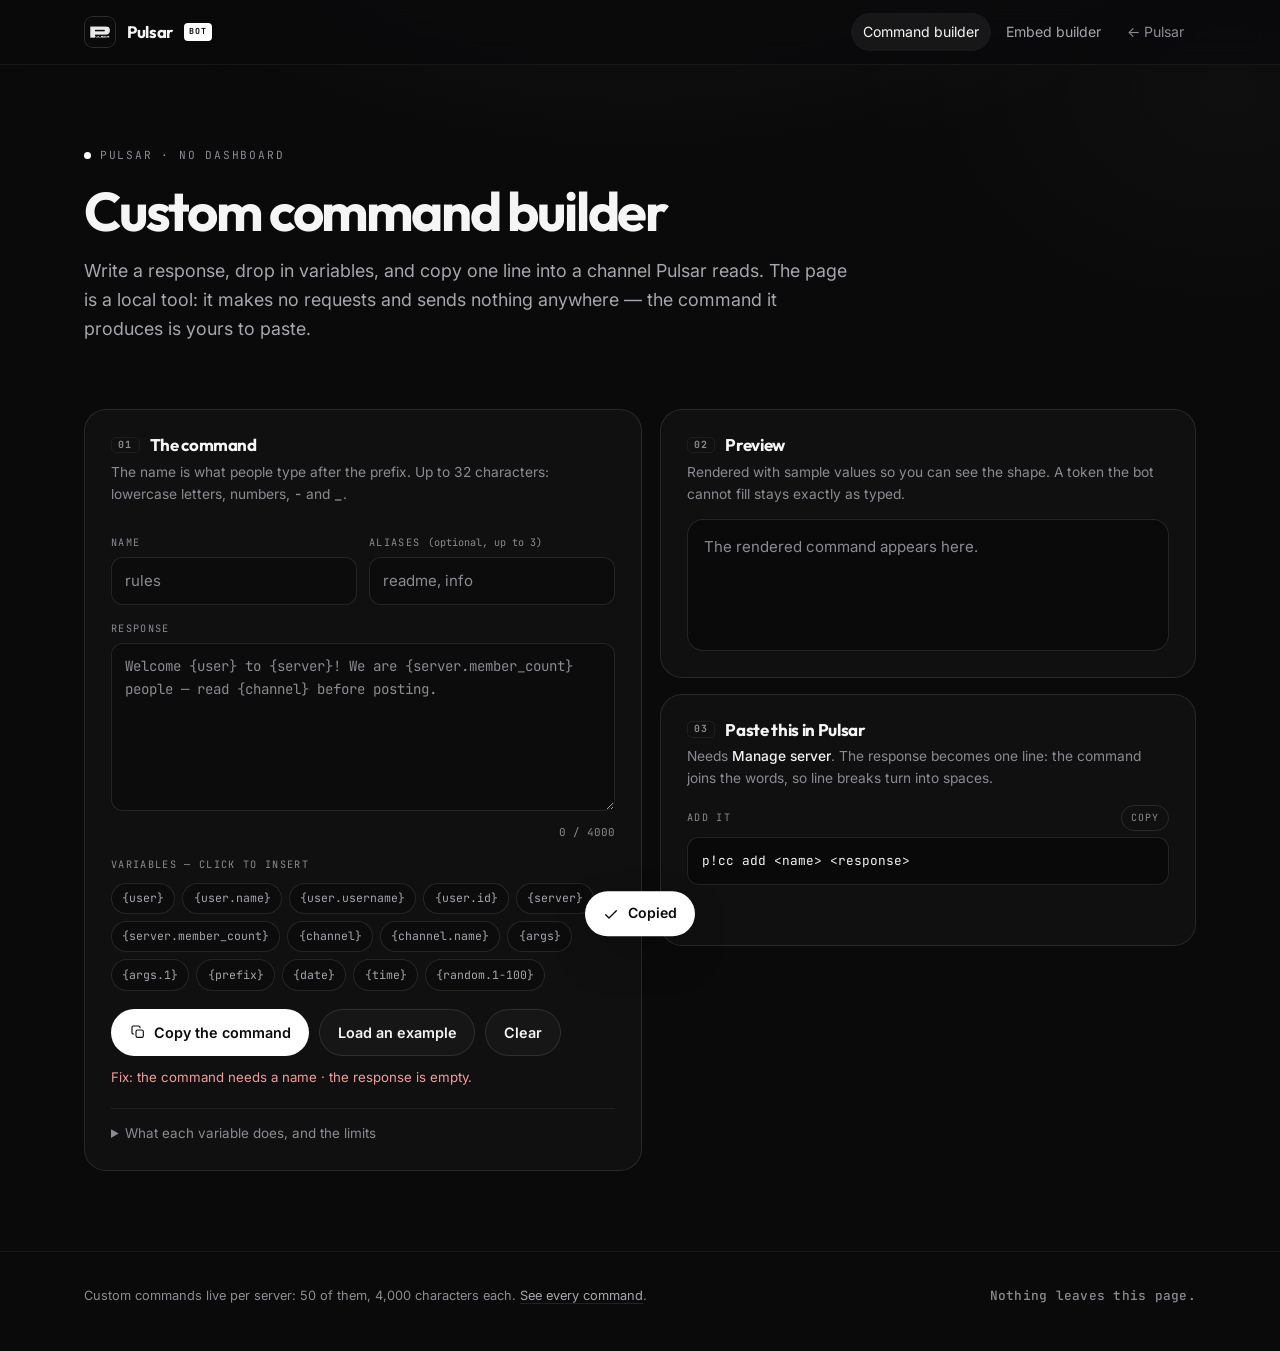
<file: pulsar/custom-command-builder/index.html>
<!DOCTYPE html>
<html lang="en">
<head>
<meta charset="utf-8">
<meta name="viewport" content="width=device-width, initial-scale=1">
<title>Custom command builder | Pulsar</title>
<meta name="description" content="Write a Pulsar custom command with variables, see it rendered, and copy the exact p!cc add line. Runs entirely in your browser.">
<link rel="icon" href="../../pulsar-avatar.png">
<link rel="preconnect" href="https://fonts.googleapis.com">
<link rel="preconnect" href="https://fonts.gstatic.com" crossorigin>
<link href="https://fonts.googleapis.com/css2?family=Outfit:wght@400;500;600;700;800&family=Inter:wght@400;450;500;600&family=JetBrains+Mono:wght@400;500&display=swap" rel="stylesheet">
<style>
:root{
  --bg:#0a0a0b; --ink:#f5f5f6; --ink-2:#a6a6ad; --ink-3:#8b8b92;
  --line:rgba(255,255,255,.10); --line-2:rgba(255,255,255,.055);
  --surface:rgba(255,255,255,.028); --surface-2:rgba(255,255,255,.055);
  --ok:#7ee2b8; --bad:#f79b9b;
  --r-md:16px; --r-lg:22px; --r-full:999px;
  --maxw:1160px; --ease:cubic-bezier(.16,1,.3,1);
  --font-display:"Outfit","Inter",system-ui,sans-serif;
  --font-body:"Inter",system-ui,-apple-system,sans-serif;
  --font-mono:"JetBrains Mono",ui-monospace,SFMono-Regular,Menlo,monospace;
}
*,*::before,*::after{box-sizing:border-box}
html{-webkit-text-size-adjust:100%}
body{
  margin:0;background:var(--bg);color:var(--ink);
  font-family:var(--font-body);font-size:16px;line-height:1.6;
  -webkit-font-smoothing:antialiased;min-height:100vh;
}
body::before{
  content:"";position:fixed;inset:0;z-index:0;pointer-events:none;
  background:radial-gradient(900px 520px at 50% -180px,rgba(255,255,255,.06),transparent 70%),
             radial-gradient(620px 460px at 96% 10%,rgba(255,255,255,.022),transparent 62%);
}
::selection{background:#fff;color:#0a0a0b}
:focus-visible{outline:2px solid #fff;outline-offset:3px;border-radius:6px}
a{color:inherit;text-decoration:none}
img{max-width:100%;display:block}
button{font:inherit;color:inherit}
*{scrollbar-width:thin;scrollbar-color:rgba(255,255,255,.22) transparent}
::-webkit-scrollbar{width:12px;height:12px}
::-webkit-scrollbar-thumb{background:rgba(255,255,255,.16);border:3px solid var(--bg);border-radius:99px}

.wrap{width:100%;max-width:var(--maxw);margin:0 auto;padding:0 24px;position:relative;z-index:2}
.sr-only{position:absolute;width:1px;height:1px;padding:0;margin:-1px;overflow:hidden;clip:rect(0,0,0,0);white-space:nowrap;border:0}
.skip{position:fixed;top:12px;left:12px;z-index:200;transform:translateY(-200%);background:#fff;color:#0a0a0b;padding:10px 16px;border-radius:10px;font-weight:600;font-size:14px}
.skip:focus{transform:none}

h1,h2,h3{font-family:var(--font-display);font-weight:700;letter-spacing:-0.03em;line-height:1.04;margin:0}
.mono{font-family:var(--font-mono);font-weight:500;letter-spacing:.02em}
.muted{color:var(--ink-3)}

.top{border-bottom:1px solid var(--line-2);position:sticky;top:0;z-index:50;background:rgba(10,10,11,.78);backdrop-filter:blur(14px) saturate(120%);-webkit-backdrop-filter:blur(14px)}
.top-in{display:flex;align-items:center;gap:14px;height:64px}
.brand{display:flex;align-items:center;gap:11px;font-family:var(--font-display);font-weight:700;font-size:1.04rem;letter-spacing:-0.02em}
.brand .mark{width:32px;height:32px;border-radius:9px;overflow:hidden;border:1px solid var(--line);background:var(--surface-2);flex:none}
.brand .mark img{width:100%;height:100%;object-fit:cover}
.bot-pill{font-family:var(--font-mono);font-size:.52rem;letter-spacing:.1em;text-transform:uppercase;background:#fff;color:#0a0a0b;border-radius:4px;padding:.12rem .32rem}
.top-nav{margin-left:auto;display:flex;align-items:center;gap:2px;flex-wrap:wrap}
.top-nav a{padding:.46rem .76rem;border-radius:var(--r-full);font-size:.88rem;color:var(--ink-2);transition:color .25s,background .25s}
.top-nav a:hover{color:var(--ink);background:var(--surface)}
.top-nav a.on{color:var(--ink);background:var(--surface-2)}
.top-nav a.back{color:var(--ink-3)}
@media (max-width:640px){
  .top-in{height:auto;min-height:60px;padding-block:8px;flex-wrap:wrap}
  .top-nav{width:100%;justify-content:flex-start;margin-left:0}
  .top-nav a{padding:.4rem .54rem;font-size:.82rem}
  .brand span.bot-pill{display:none}
  .hero{padding-left:18px;padding-right:18px}
}

.hero{padding:clamp(44px,7vw,76px) 24px 10px}
.eyebrow{display:inline-flex;align-items:center;gap:.55rem;font-family:var(--font-mono);font-size:.7rem;letter-spacing:.16em;text-transform:uppercase;color:var(--ink-3)}
.eyebrow .sig{width:7px;height:7px;border-radius:50%;background:#fff;animation:pulse 2.4s infinite}
@keyframes pulse{0%{box-shadow:0 0 0 0 rgba(255,255,255,.45)}70%{box-shadow:0 0 0 9px rgba(255,255,255,0)}100%{box-shadow:0 0 0 0 rgba(255,255,255,0)}}
.hero h1{font-size:clamp(2.1rem,5vw,3.4rem);letter-spacing:-0.04em;margin-top:16px}
.hero p{margin-top:18px;color:var(--ink-2);max-width:70ch;font-size:clamp(1rem,1.4vw,1.12rem)}
.hero p a{border-bottom:1px solid var(--line);color:var(--ink)}

main{padding:38px 0 80px}
.grid{display:grid;grid-template-columns:minmax(0,1.02fr) minmax(0,.98fr);gap:18px;align-items:start}
@media (max-width:960px){.grid{grid-template-columns:1fr}}
.card{border:1px solid var(--line);border-radius:var(--r-lg);background:var(--surface);padding:clamp(20px,2.6vw,26px);position:relative}
.card + .card{margin-top:16px}
.card h2{font-size:1.06rem;letter-spacing:-0.02em;display:flex;align-items:center;gap:10px}
.card h2 .n{font-family:var(--font-mono);font-size:.62rem;letter-spacing:.12em;color:var(--ink-3);border:1px solid var(--line-2);border-radius:5px;padding:.14rem .38rem}
.hint{margin-top:7px;color:var(--ink-3);font-size:.86rem;max-width:62ch}
label{display:block;margin:16px 0 6px;font-family:var(--font-mono);font-size:.64rem;letter-spacing:.13em;text-transform:uppercase;color:var(--ink-3)}
input[type=text],textarea{
  width:100%;background:rgba(0,0,0,.28);border:1px solid var(--line);color:var(--ink);
  border-radius:12px;padding:11px 13px;font:inherit;font-size:.94rem;outline:none;
  transition:border-color .25s,background .25s;
}
textarea{min-height:168px;resize:vertical;font-family:var(--font-mono);font-size:.88rem;line-height:1.62}
input[type=text]:focus,textarea:focus{border-color:rgba(255,255,255,.32);background:rgba(0,0,0,.38)}
input::placeholder,textarea::placeholder{color:var(--ink-3)}
.row{display:grid;grid-template-columns:1fr 1fr;gap:12px}
@media (max-width:560px){.row{grid-template-columns:1fr}}
.counter{margin-top:5px;text-align:right;font-family:var(--font-mono);font-size:.68rem;color:var(--ink-3)}
.counter.over{color:var(--bad)}

.palette{display:flex;flex-wrap:wrap;gap:7px;margin-top:9px}
.chip{
  border:1px solid var(--line);background:rgba(0,0,0,.24);color:var(--ink-2);border-radius:var(--r-full);
  padding:.34rem .64rem;font-family:var(--font-mono);font-size:.72rem;cursor:pointer;
  transition:border-color .2s,color .2s,background .2s;
}
.chip:hover{border-color:rgba(255,255,255,.3);color:var(--ink);background:var(--surface-2)}
.chip:active{transform:translateY(1px)}

.actions{display:flex;gap:10px;flex-wrap:wrap;margin-top:18px}
.btn{display:inline-flex;align-items:center;gap:8px;padding:.7rem 1.1rem;border-radius:var(--r-full);
  border:1px solid transparent;font-weight:600;font-size:.9rem;cursor:pointer;
  transition:transform .3s var(--ease),background .3s,border-color .3s,box-shadow .3s}
.btn svg{width:16px;height:16px;flex:none}
.btn-primary{background:#fff;color:#0a0a0b}
.btn-primary:hover{transform:translateY(-2px);box-shadow:0 12px 30px -12px rgba(255,255,255,.5)}
.btn-ghost{background:var(--surface);border-color:var(--line);color:var(--ink)}
.btn-ghost:hover{background:var(--surface-2);border-color:rgba(255,255,255,.24)}

.status{min-height:22px;margin-top:12px;font-size:.83rem;color:var(--ink-3);line-height:1.5}
.status.good{color:var(--ok)}
.status.bad{color:var(--bad)}
.status code{font-family:var(--font-mono);font-size:.94em;background:rgba(255,255,255,.06);border:1px solid var(--line-2);border-radius:5px;padding:.04rem .3rem}

.preview{
  border:1px solid var(--line);border-radius:var(--r-md);background:rgba(0,0,0,.32);
  padding:15px 16px;min-height:132px;white-space:pre-wrap;word-break:break-word;
  font-size:.94rem;line-height:1.62;color:var(--ink-2)
}
.preview .mention{color:var(--ink);background:var(--surface-2);border-radius:5px;padding:.05rem .3rem}
.preview .chan{color:var(--ink);border-bottom:1px solid var(--line)}
.preview.empty{color:var(--ink-3)}

.out{
  border:1px solid var(--line);border-radius:12px;background:rgba(0,0,0,.4);
  padding:13px 14px;font-family:var(--font-mono);font-size:.8rem;line-height:1.62;color:var(--ink);
  white-space:pre-wrap;word-break:break-word;max-height:250px;overflow:auto;user-select:all
}
.out + .out{margin-top:10px}
.out .p{color:var(--ink-3)}
.out .kill{color:var(--ink-3)}
.out-lbl{display:flex;align-items:center;gap:9px;margin:16px 0 6px;font-family:var(--font-mono);
  font-size:.64rem;letter-spacing:.13em;text-transform:uppercase;color:var(--ink-3)}
.copy-mini{margin-left:auto;border:1px solid var(--line);background:transparent;color:var(--ink-3);
  font-family:var(--font-mono);font-size:.62rem;letter-spacing:.1em;text-transform:uppercase;
  border-radius:var(--r-full);padding:.24rem .56rem;cursor:pointer}
.copy-mini:hover{color:var(--ink);border-color:rgba(255,255,255,.3)}

details{margin-top:18px;border-top:1px solid var(--line-2);padding-top:14px}
summary{cursor:pointer;color:var(--ink-3);font-size:.84rem}
summary:hover{color:var(--ink-2)}
details ul{margin:12px 0 0;padding:0;list-style:none;display:grid;gap:8px}
details li{display:grid;grid-template-columns:150px 1fr;gap:12px;font-size:.82rem;color:var(--ink-2)}
details li code{font-family:var(--font-mono);font-size:.78rem;color:var(--ink);background:rgba(255,255,255,.05);border:1px solid var(--line-2);border-radius:5px;padding:.08rem .34rem;justify-self:start;white-space:nowrap}
@media (max-width:560px){details li{grid-template-columns:1fr;gap:3px}}

.toast{position:fixed;left:50%;bottom:26px;transform:translate(-50%,140%);z-index:150;
  background:#fff;color:#0a0a0b;padding:11px 18px;border-radius:var(--r-full);font-weight:600;font-size:.88rem;
  display:flex;align-items:center;gap:9px;box-shadow:0 20px 50px -18px rgba(0,0,0,.9);
  transition:transform .5s var(--ease)}
.toast.show{transform:translate(-50%,0)}
.toast svg{width:16px;height:16px}

.foot{border-top:1px solid var(--line-2);padding:34px 0 44px;color:var(--ink-3);font-size:.8rem;position:relative;z-index:2}
.foot-in{display:flex;justify-content:space-between;gap:16px;flex-wrap:wrap;align-items:center}
.foot a{border-bottom:1px solid var(--line);color:var(--ink-2)}
.foot a:hover{color:#fff}
</style>
</head>
<body>
<a class="skip" href="#main">Skip to content</a>

<header class="top">
  <div class="wrap top-in">
    <a class="brand" href="../../">
      <span class="mark"><img src="../../pulsar-avatar.png" alt=""></span>
      Pulsar <span class="bot-pill">Bot</span>
    </a>
    <nav class="top-nav" aria-label="Breadcrumb">
      <a class="on" href="./" aria-current="page">Command builder</a>
      <a href="../embed-builder/">Embed builder</a>
      <a class="back" href="../">&larr; Pulsar</a>
    </nav>
  </div>
</header>

<div class="wrap hero">
  <span class="eyebrow"><span class="sig" aria-hidden="true"></span>Pulsar · no dashboard</span>
  <h1>Custom command builder</h1>
  <p>Write a response, drop in variables, and copy one line into a channel Pulsar reads. The page is a local tool: it makes no requests and sends nothing anywhere — the command it produces is yours to paste.</p>
</div>

<main id="main">
  <div class="wrap grid">
    <div>
      <section class="card">
        <h2><span class="n">01</span>The command</h2>
        <p class="hint">The name is what people type after the prefix. Up to 32 characters: lowercase letters, numbers, <span class="mono">-</span> and <span class="mono">_</span>.</p>

        <div class="row">
          <div>
            <label for="name">Name</label>
            <input id="name" type="text" placeholder="rules" maxlength="32" autocomplete="off" spellcheck="false">
          </div>
          <div>
            <label for="aliases">Aliases <span class="muted" style="text-transform:none;letter-spacing:0">(optional, up to 3)</span></label>
            <input id="aliases" type="text" placeholder="readme, info" autocomplete="off" spellcheck="false">
          </div>
        </div>

        <label for="response">Response</label>
        <textarea id="response" maxlength="4000" placeholder="Welcome {user} to {server}! We are {server.member_count} people — read {channel} before posting."></textarea>
        <div class="counter" id="counter">0 / 4000</div>

        <label id="paletteLabel">Variables — click to insert</label>
        <div class="palette" id="palette" role="group" aria-labelledby="paletteLabel"></div>

        <div class="actions">
          <button class="btn btn-primary" id="copy" type="button">
            <svg viewBox="0 0 24 24" fill="none" stroke="currentColor" stroke-width="1.7" stroke-linecap="round" stroke-linejoin="round"><rect x="9" y="9" width="11" height="11" rx="2.4"/><path d="M5.5 15H5a2 2 0 0 1-2-2V5a2 2 0 0 1 2-2h8a2 2 0 0 1 2 2v.5"/></svg>
            Copy the command
          </button>
          <button class="btn btn-ghost" id="example" type="button">Load an example</button>
          <button class="btn btn-ghost" id="clear" type="button">Clear</button>
        </div>
        <div class="status" id="status" role="status" aria-live="polite"></div>

        <details>
          <summary>What each variable does, and the limits</summary>
          <ul id="varhelp"></ul>
        </details>
      </section>
    </div>

    <div>
      <section class="card">
        <h2><span class="n">02</span>Preview</h2>
        <p class="hint">Rendered with sample values so you can see the shape. A token the bot cannot fill stays exactly as typed.</p>
        <div class="preview empty" id="preview"></div>
      </section>

      <section class="card">
        <h2><span class="n">03</span>Paste this in Pulsar</h2>
        <p class="hint">Needs <b style="color:var(--ink);font-weight:500">Manage server</b>. The response becomes one line: the command joins the words, so line breaks turn into spaces.</p>

        <div class="out-lbl">Add it
          <button class="copy-mini" id="copyAdd" type="button">Copy</button>
        </div>
        <div class="out" id="outAdd"></div>

        <div id="aliasBlock" hidden>
          <div class="out-lbl">Then the aliases
            <button class="copy-mini" id="copyAlias" type="button">Copy</button>
          </div>
          <div class="out" id="outAlias"></div>
        </div>

        <div class="status" id="copyStatus" role="status" aria-live="polite"></div>
      </section>
    </div>
  </div>
</main>

<footer class="foot">
  <div class="wrap foot-in">
    <span>Custom commands live per server: 50 of them, 4,000 characters each. <a href="../#commands">See every command</a>.</span>
    <span class="mono">Nothing leaves this page.</span>
  </div>
</footer>

<div class="toast" id="toast" role="status" aria-live="polite">
  <svg viewBox="0 0 24 24" fill="none" stroke="currentColor" stroke-width="2" stroke-linecap="round" stroke-linejoin="round"><path d="M4 12.5l5 5L20 6.5"/></svg>
  <span id="toastMsg">Copied</span>
</div>

<script>
(function(){
  "use strict";

  /* Every canonical command name, straight from the bot's registry. A custom
     command may not take one of these, or a real command would be shadowed. */
  var RESERVED = ["20q", "21", "8ball", "about", "access", "achievement", "addbot", "addchannel", "advancement", "afk", "age", "aki", "akinator", "alive", "announce", "answer", "antiraid", "atbash", "attachscan", "auditlog", "automod", "automoderation", "avatar", "bal", "balance", "ballot", "baltop", "ban", "banlist", "banned", "bans", "base64", "battle", "beg", "bet", "bill", "bin", "binary", "birthday", "bj", "blackjack", "bmi", "bodymass", "bonk", "boogie", "botstats", "burn", "c4", "caesar", "calc", "calculate", "canido", "card", "case", "casefile", "cases", "casing", "cat", "catto", "cc", "challenge", "channel", "channelinfo", "checksum", "choose", "cinfo", "claim", "clear", "clock", "cmds", "coin", "coinflip", "coins", "color", "colour", "commandlist", "commands", "compliment", "compliments", "conch", "connect4", "connectfour", "conversion", "convert", "cookie", "count", "count-text", "counters", "counting", "createchannel", "customcmd", "customcommand", "customcommands", "d", "dad", "dadjoke", "daily", "dance", "deals", "dedupe", "deduplicate", "define", "delchannel", "deletechannel", "dice", "dice-roll", "dict", "dictionary", "digest", "dm", "dog", "doggo", "duel", "eightball", "embed", "emojify", "emojiletters", "enter", "epicgames", "fact", "fatherok", "features", "fight", "filescan", "flip", "fortune", "fortunecookie", "freegame", "freegames", "gamble", "gamdeal", "gamedeals", "gamestatus", "genpass", "genter", "getbot", "giveaway", "givecoins", "greeter", "gstart", "guessnumber", "guid", "guildinfo", "gw", "hack", "hacker", "hangman", "hash", "headpat", "help", "hex", "hide", "high5", "higherlower", "highfive", "history", "hm", "honeypot", "horoscope", "howold", "hug", "humanbarometer", "id", "info", "inspiration", "inspire", "invite", "join-giveaway", "joke", "json", "jsonformat", "jwt", "jwtdecode", "kick", "kiss", "kitty", "level", "levels", "leveltop", "links", "lock", "lockdown", "logs", "magic8", "magicconch", "mass", "massban", "masskick", "massrole", "math", "mcprofile", "mcskin", "mcstatus", "mediascan", "membercount", "members", "meme", "memegen", "minecraftstatus", "mix", "mock", "modcase", "mode", "modlog", "module", "modules", "moneytop", "morse", "morsecode", "motivate", "mute", "neverhaveiever", "newchannel", "nhie", "nick", "nickname", "numberguess", "numeral", "onlyme", "order", "owo", "password", "pat", "pay", "permissions", "perms", "pfp", "pick", "pickup", "pickupline", "pin", "ping", "player", "playerlookup", "poll", "prettyprint", "price", "privatemode", "profile", "prune", "publicmode", "pun", "puns", "puppy", "purge", "qr", "quiz", "quote", "quotes", "raid", "rand", "random", "randomize", "rank", "rate", "reactionrole", "reactionroles", "reason", "regex", "regexp", "remind", "reminder", "removechannel", "retest", "rich", "richest", "riddle", "rizz", "rizzcheck", "rizzline", "rng", "roast", "rob", "rockpaperscissors", "role", "role-info", "roleinfo", "roles", "roll", "roman", "romanize", "rot", "roulette", "rps", "rr", "say", "sayembed", "scanner", "schedule", "scheduled", "server", "serverinfo", "serverstats", "serverstatus", "shift", "shiftcipher", "ship", "shuffle", "site", "slap", "slot", "slots", "slowmode", "slug", "slugify", "snowflake", "sort", "split", "spongebob", "stars", "statchannels", "stats", "status", "steal", "sticky", "stickyadd", "tag", "tags", "tarot", "tarotcard", "temprole", "temproles", "text", "ticket", "tickets", "tictactoe", "time", "timeout", "timerole", "timestamp", "tip", "tod", "toggleusage", "toggleuseage", "transfer", "trap", "trivia", "truthordare", "ttt", "twentyquestions", "unban", "unhide", "unique", "unit", "units", "unlock", "unpin", "uptime", "url", "urlencode", "userinfo", "uuid", "uwu", "vote", "vote-poll", "wallet", "wanted", "wantedposter", "warn", "warnings", "warns", "watchdog", "wc", "website", "welcome", "welcomer", "whois", "wordcount", "wordgame", "wordle", "work", "wouldyourather", "wyr", "xp", "xptop", "zodiac"];

  var VARIABLES = [
    ["{user}", "mentions whoever ran it"],
    ["{user.name}", "their display name"],
    ["{user.username}", "their @username"],
    ["{user.id}", "their user id"],
    ["{server}", "the server name"],
    ["{server.member_count}", "how many people are in it"],
    ["{channel}", "links the channel it was run in"],
    ["{channel.name}", "that channel’s name"],
    ["{args}", "everything typed after the command"],
    ["{args.1}", "the first word of it, through {args.9}"],
    ["{prefix}", "the bot’s prefix"],
    ["{date}", "today’s date (UTC)"],
    ["{time}", "the time (UTC)"],
    ["{random.1-100}", "a random number in a range"]
  ];

  var SAMPLE = {
    user: "@Robin",
    "user.name": "Robin",
    "user.username": "@robin",
    "user.id": "3f0c1a2b",
    server: "Pulsar HQ",
    "server.member_count": "128",
    channel: "#general",
    "channel.name": "general",
    args: "pizza tacos burgers",
    "args.1": "pizza",
    "args.2": "tacos",
    "args.3": "burgers",
    prefix: "p!",
    date: new Date().toISOString().slice(0,10),
    time: new Date().toISOString().slice(11,16) + " UTC"
  };

  var $ = function(id){ return document.getElementById(id); };
  var nameInput = $("name");
  var aliasInput = $("aliases");
  var response = $("response");
  var preview = $("preview");
  var outAdd = $("outAdd");
  var outAlias = $("outAlias");
  var aliasBlock = $("aliasBlock");
  var status = $("status");
  var copyStatus = $("copyStatus");

  function escapeHtml(s){
    return String(s).replace(/[&<>"']/g, function(ch){
      return ({ "&":"&amp;", "<":"&lt;", ">":"&gt;", '"':"&quot;", "'":"&#39;" })[ch];
    });
  }

  function renderPreview(text){
    if(!text.trim()) return "";
    var filled = text.replace(/\{([a-z0-9_.-]+)\}/gi, function(whole, token){
      var key = token.toLowerCase();
      if(Object.prototype.hasOwnProperty.call(SAMPLE, key)) return SAMPLE[key];
      if(key.indexOf("random.") === 0){
        var range = /^(\d{1,9})-(\d{1,9})$/.exec(key.slice(7));
        if(range){
          var low = Number(range[1]), high = Number(range[2]);
          if(high >= low) return String(low + Math.floor(Math.random() * (high - low + 1)));
        }
      }
      return whole;
    });
    return escapeHtml(filled)
      .replace(/@[\w.]+/g, function(m){ return '<span class="mention">' + m + "</span>"; })
      .replace(/#[\w-]+/g, function(m){ return '<span class="chan">' + m + "</span>"; });
  }

  function parseAliases(){
    return aliasInput.value.split(/[\s,]+/).map(function(a){ return a.trim().toLowerCase(); }).filter(Boolean);
  }

  /* The command itself joins its words, so a template with line breaks arrives
     on one line. Showing that here is the whole point of a preview. */
  function oneLine(text){
    return text.replace(/\s+/g, " ").trim();
  }

  function addLine(){
    var name = nameInput.value.trim() || "<name>";
    var body = oneLine(response.value) || "<response>";
    return "p!cc add " + name + " " + body;
  }

  function aliasLine(){
    var name = nameInput.value.trim();
    var aliases = parseAliases();
    if(!name || !aliases.length) return "";
    return "p!cc alias " + name + " " + aliases.join(" ");
  }

  function validate(){
    var name = nameInput.value.trim().toLowerCase();
    var body = response.value.trim();
    var problems = [];

    if(!name) problems.push("the command needs a name");
    else if(!/^[a-z0-9_-]{1,32}$/.test(name)) problems.push("the name must be 1–32 lowercase letters, numbers, - or _");
    else if(RESERVED.indexOf(name) !== -1) problems.push("“" + name + "” is already a real command, so it cannot be replaced");

    if(!body) problems.push("the response is empty");
    else if(response.value.length > 4000) problems.push("the response is over 4,000 characters");
    else {
      var opens = (body.replace(/\{\{/g, "").match(/\{/g) || []).length;
      var closes = (body.replace(/\}\}/g, "").match(/\}/g) || []).length;
      if(opens !== closes) problems.push("a { has no matching } — use {{ and }} for literal braces");
    }

    var aliases = parseAliases();
    if(aliases.length > 3) problems.push("at most 3 aliases");
    for(var i = 0; i < aliases.length; i += 1){
      var alias = aliases[i];
      if(!/^[a-z0-9_-]{1,32}$/.test(alias)) problems.push("“" + alias + "” is not a valid alias");
      else if(alias === name) problems.push("an alias cannot repeat the name");
      else if(RESERVED.indexOf(alias) !== -1) problems.push("“" + alias + "” is already a real command");
      else if(aliases.indexOf(alias) !== i) problems.push("“" + alias + "” is listed twice");
    }

    if(problems.length){
      status.className = "status bad";
      status.textContent = "Fix: " + problems.join(" · ") + ".";
    } else {
      status.className = "status good";
      status.textContent = aliases.length
        ? "Ready — two lines to paste, the command and its aliases."
        : "Ready to copy.";
    }
    return problems.length === 0;
  }

  function update(){
    var length = response.value.length;
    var counter = $("counter");
    counter.textContent = length + " / 4000";
    counter.className = "counter" + (length > 4000 ? " over" : "");

    var html = renderPreview(response.value);
    preview.innerHTML = html || "";
    preview.className = "preview" + (html ? "" : " empty");
    if(!html) preview.textContent = "The rendered command appears here.";

    outAdd.textContent = addLine();
    var aliases = aliasLine();
    outAlias.textContent = aliases;
    aliasBlock.hidden = !aliases;

    validate();
    save();
  }

  function insert(token){
    var start = response.selectionStart == null ? response.value.length : response.selectionStart;
    var end = response.selectionEnd == null ? start : response.selectionEnd;
    response.value = response.value.slice(0, start) + token + response.value.slice(end);
    response.focus();
    response.setSelectionRange(start + token.length, start + token.length);
    update();
  }

  function save(){
    try{
      localStorage.setItem("pulsar.commandDraft", JSON.stringify({
        name: nameInput.value,
        aliases: aliasInput.value,
        response: response.value
      }));
    }catch(e){ /* private mode: the page still works */ }
  }

  function load(){
    try{
      var draft = JSON.parse(localStorage.getItem("pulsar.commandDraft") || "null");
      if(!draft) return;
      nameInput.value = draft.name || "";
      aliasInput.value = draft.aliases || "";
      response.value = draft.response || "";
    }catch(e){ /* a bad draft is not worth a broken page */ }
  }

  var toast = $("toast"), toastMsg = $("toastMsg"), toastTimer;
  function showToast(msg){
    toastMsg.textContent = msg;
    toast.classList.add("show");
    clearTimeout(toastTimer);
    toastTimer = setTimeout(function(){ toast.classList.remove("show"); }, 2100);
  }

  function copy(text, okMsg){
    if(!text){ showToast("Nothing to copy yet"); return; }
    function done(){ showToast(okMsg); }
    function fallback(){
      var t = document.createElement("textarea");
      t.value = text;
      t.setAttribute("readonly", "");
      t.style.position = "absolute";
      t.style.left = "-9999px";
      document.body.appendChild(t);
      t.select();
      try{ if(document.execCommand("copy")) done(); else showToast("Copy failed — select it by hand"); }
      catch(e){ showToast("Copy failed — select it by hand"); }
      document.body.removeChild(t);
    }
    if(navigator.clipboard && navigator.clipboard.writeText){
      navigator.clipboard.writeText(text).then(done, fallback);
    } else { fallback(); }
  }

  /* Palette and reference share one source, so a token cannot be documented in
     one place and missing from the other. */
  VARIABLES.forEach(function(pair){
    var chip = document.createElement("button");
    chip.type = "button";
    chip.className = "chip";
    chip.textContent = pair[0];
    chip.title = pair[1];
    chip.addEventListener("click", function(){ insert(pair[0]); });
    $("palette").appendChild(chip);

    var item = document.createElement("li");
    item.innerHTML = "<code>" + escapeHtml(pair[0]) + "</code><span>" + escapeHtml(pair[1]) + "</span>";
    $("varhelp").appendChild(item);
  });

  nameInput.addEventListener("input", function(){
    nameInput.value = nameInput.value.toLowerCase().replace(/\s+/g, "-");
    update();
  });
  response.addEventListener("input", update);
  aliasInput.addEventListener("input", update);

  $("copy").addEventListener("click", function(){
    if(!validate()){
      copyStatus.className = "status bad";
      copyStatus.textContent = "Fix the problem above first — anything pasted now would be refused.";
      return;
    }
    var lines = [addLine()];
    var aliases = aliasLine();
    if(aliases) lines.push(aliases);
    copy(lines.join("\n"), "Copied. Paste it into a channel where Pulsar listens.");
  });
  $("copyAdd").addEventListener("click", function(){ copy(addLine(), "Copied the command."); });
  $("copyAlias").addEventListener("click", function(){ copy(aliasLine(), "Copied the aliases."); });

  $("example").addEventListener("click", function(){
    nameInput.value = "rules";
    aliasInput.value = "readme";
    response.value = "Welcome {user} to {server}! We are {server.member_count} people. Read {channel} before posting, and try {prefix}help if you are new.";
    update();
  });

  $("clear").addEventListener("click", function(){
    nameInput.value = "";
    aliasInput.value = "";
    response.value = "";
    copyStatus.textContent = "";
    update();
  });

  load();
  update();
})();
</script>
</body>
</html>
</file>
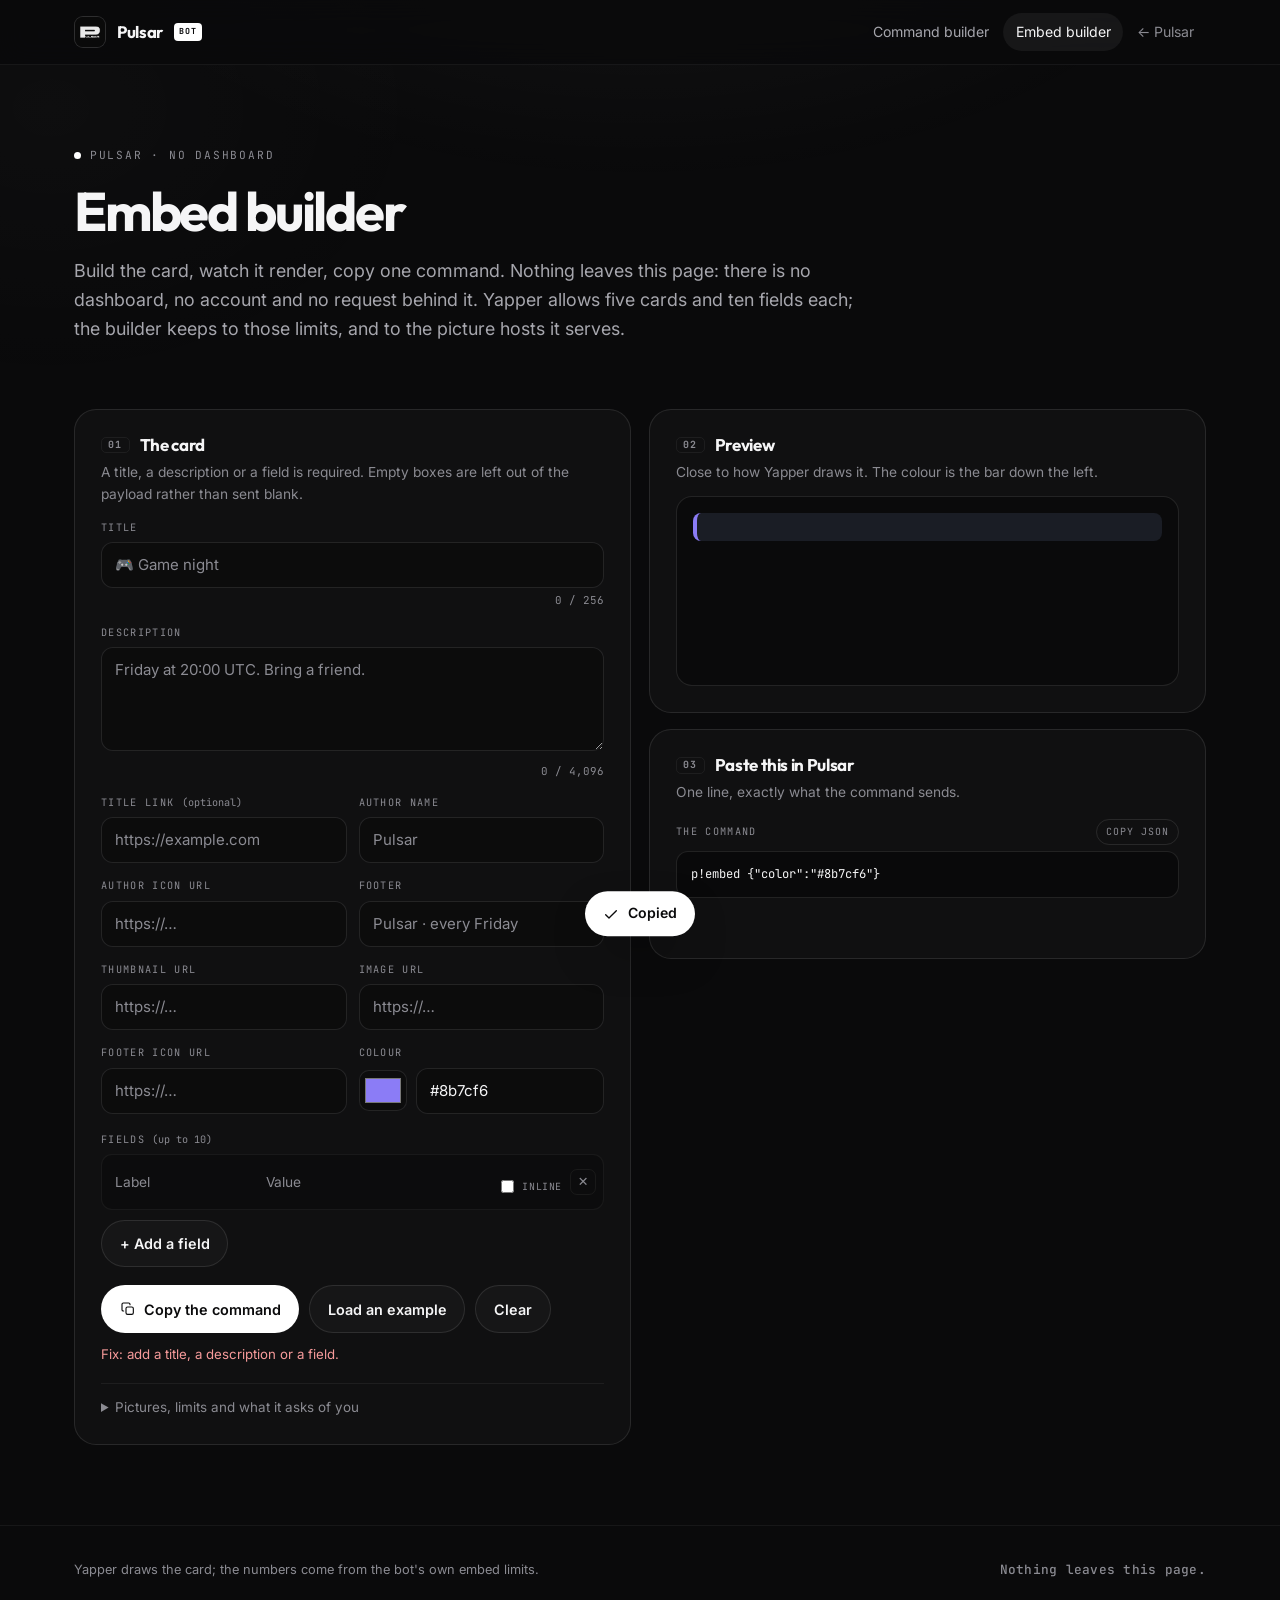
<file: pulsar/embed-builder/index.html>
<!DOCTYPE html>
<html lang="en">
<head>
<meta charset="utf-8">
<meta name="viewport" content="width=device-width, initial-scale=1">
<title>Embed builder | Pulsar</title>
<meta name="description" content="Build a Yapper embed card, watch it render, and copy the exact p!embed command. Runs entirely in your browser.">
<link rel="icon" href="../../pulsar-avatar.png">
<link rel="preconnect" href="https://fonts.googleapis.com">
<link rel="preconnect" href="https://fonts.gstatic.com" crossorigin>
<link href="https://fonts.googleapis.com/css2?family=Outfit:wght@400;500;600;700;800&family=Inter:wght@400;450;500;600&family=JetBrains+Mono:wght@400;500&display=swap" rel="stylesheet">
<style>
:root{
  --bg:#0a0a0b; --ink:#f5f5f6; --ink-2:#a6a6ad; --ink-3:#8b8b92;
  --line:rgba(255,255,255,.10); --line-2:rgba(255,255,255,.055);
  --surface:rgba(255,255,255,.028); --surface-2:rgba(255,255,255,.055);
  --ok:#7ee2b8; --bad:#f79b9b; --warn:#f5cf8a;
  --r-md:16px; --r-lg:22px; --r-full:999px;
  --maxw:1180px; --ease:cubic-bezier(.16,1,.3,1);
  --font-display:"Outfit","Inter",system-ui,sans-serif;
  --font-body:"Inter",system-ui,-apple-system,sans-serif;
  --font-mono:"JetBrains Mono",ui-monospace,SFMono-Regular,Menlo,monospace;
}
*,*::before,*::after{box-sizing:border-box}
html{-webkit-text-size-adjust:100%}
body{
  margin:0;background:var(--bg);color:var(--ink);
  font-family:var(--font-body);font-size:16px;line-height:1.6;
  -webkit-font-smoothing:antialiased;min-height:100vh;
}
body::before{
  content:"";position:fixed;inset:0;z-index:0;pointer-events:none;
  background:radial-gradient(900px 520px at 50% -180px,rgba(255,255,255,.06),transparent 70%),
             radial-gradient(620px 460px at 4% 12%,rgba(255,255,255,.02),transparent 62%);
}
::selection{background:#fff;color:#0a0a0b}
:focus-visible{outline:2px solid #fff;outline-offset:3px;border-radius:6px}
a{color:inherit;text-decoration:none}
img{max-width:100%;display:block}
button{font:inherit;color:inherit}
*{scrollbar-width:thin;scrollbar-color:rgba(255,255,255,.22) transparent}
::-webkit-scrollbar{width:12px;height:12px}
::-webkit-scrollbar-thumb{background:rgba(255,255,255,.16);border:3px solid var(--bg);border-radius:99px}

.wrap{width:100%;max-width:var(--maxw);margin:0 auto;padding:0 24px;position:relative;z-index:2}
.sr-only{position:absolute;width:1px;height:1px;padding:0;margin:-1px;overflow:hidden;clip:rect(0,0,0,0);white-space:nowrap;border:0}
.skip{position:fixed;top:12px;left:12px;z-index:200;transform:translateY(-200%);background:#fff;color:#0a0a0b;padding:10px 16px;border-radius:10px;font-weight:600;font-size:14px}
.skip:focus{transform:none}

h1,h2,h3{font-family:var(--font-display);font-weight:700;letter-spacing:-0.03em;line-height:1.04;margin:0}
.mono{font-family:var(--font-mono);font-weight:500;letter-spacing:.02em}
.muted{color:var(--ink-3)}

.top{border-bottom:1px solid var(--line-2);position:sticky;top:0;z-index:50;background:rgba(10,10,11,.78);backdrop-filter:blur(14px) saturate(120%);-webkit-backdrop-filter:blur(14px)}
.top-in{display:flex;align-items:center;gap:14px;height:64px}
.brand{display:flex;align-items:center;gap:11px;font-family:var(--font-display);font-weight:700;font-size:1.04rem;letter-spacing:-0.02em}
.brand .mark{width:32px;height:32px;border-radius:9px;overflow:hidden;border:1px solid var(--line);background:var(--surface-2);flex:none}
.brand .mark img{width:100%;height:100%;object-fit:cover}
.bot-pill{font-family:var(--font-mono);font-size:.52rem;letter-spacing:.1em;text-transform:uppercase;background:#fff;color:#0a0a0b;border-radius:4px;padding:.12rem .32rem}
.top-nav{margin-left:auto;display:flex;align-items:center;gap:2px;flex-wrap:wrap}
.top-nav a{padding:.46rem .76rem;border-radius:var(--r-full);font-size:.88rem;color:var(--ink-2);transition:color .25s,background .25s}
.top-nav a:hover{color:var(--ink);background:var(--surface)}
.top-nav a.on{color:var(--ink);background:var(--surface-2)}
.top-nav a.back{color:var(--ink-3)}
@media (max-width:640px){
  .top-in{height:auto;min-height:60px;padding-block:8px;flex-wrap:wrap}
  .top-nav{width:100%;justify-content:flex-start;margin-left:0}
  .top-nav a{padding:.4rem .54rem;font-size:.82rem}
  .brand span.bot-pill{display:none}
  .hero{padding-left:18px;padding-right:18px}
}

.hero{padding:clamp(44px,7vw,76px) 24px 10px}
.eyebrow{display:inline-flex;align-items:center;gap:.55rem;font-family:var(--font-mono);font-size:.7rem;letter-spacing:.16em;text-transform:uppercase;color:var(--ink-3)}
.eyebrow .sig{width:7px;height:7px;border-radius:50%;background:#fff;animation:pulse 2.4s infinite}
@keyframes pulse{0%{box-shadow:0 0 0 0 rgba(255,255,255,.45)}70%{box-shadow:0 0 0 9px rgba(255,255,255,0)}100%{box-shadow:0 0 0 0 rgba(255,255,255,0)}}
.hero h1{font-size:clamp(2.1rem,5vw,3.4rem);letter-spacing:-0.04em;margin-top:16px}
.hero p{margin-top:18px;color:var(--ink-2);max-width:72ch;font-size:clamp(1rem,1.4vw,1.12rem)}
.hero p a{border-bottom:1px solid var(--line);color:var(--ink)}

main{padding:38px 0 80px}
.grid{display:grid;grid-template-columns:minmax(0,1fr) minmax(0,1fr);gap:18px;align-items:start}
@media (max-width:960px){.grid{grid-template-columns:1fr}}
.card{border:1px solid var(--line);border-radius:var(--r-lg);background:var(--surface);padding:clamp(20px,2.6vw,26px);position:relative}
.card + .card{margin-top:16px}
.card h2{font-size:1.06rem;letter-spacing:-0.02em;display:flex;align-items:center;gap:10px}
.card h2 .n{font-family:var(--font-mono);font-size:.62rem;letter-spacing:.12em;color:var(--ink-3);border:1px solid var(--line-2);border-radius:5px;padding:.14rem .38rem}
.hint{margin-top:7px;color:var(--ink-3);font-size:.86rem;max-width:64ch}
label{display:block;margin:15px 0 6px;font-family:var(--font-mono);font-size:.64rem;letter-spacing:.13em;text-transform:uppercase;color:var(--ink-3)}
input[type=text],textarea{
  width:100%;background:rgba(0,0,0,.28);border:1px solid var(--line);color:var(--ink);
  border-radius:12px;padding:10px 13px;font:inherit;font-size:.94rem;outline:none;
  transition:border-color .25s,background .25s;
}
textarea{min-height:104px;resize:vertical;line-height:1.6}
input[type=text]:focus,textarea:focus{border-color:rgba(255,255,255,.32);background:rgba(0,0,0,.38)}
input::placeholder,textarea::placeholder{color:var(--ink-3)}
.row{display:grid;grid-template-columns:1fr 1fr;gap:12px}
@media (max-width:560px){.row{grid-template-columns:1fr}}
.counter{margin-top:4px;text-align:right;font-family:var(--font-mono);font-size:.68rem;color:var(--ink-3)}
.counter.over{color:var(--bad)}
.color-row{display:flex;gap:9px;align-items:center}
.color-row input[type=color]{width:48px;height:41px;padding:3px;border:1px solid var(--line);border-radius:10px;background:rgba(0,0,0,.28);cursor:pointer;flex:none}
.color-row input[type=text]{flex:1}

.fields{display:grid;gap:9px}
.field-row{display:grid;grid-template-columns:1fr 1.6fr auto auto;gap:8px;align-items:center;
  background:rgba(0,0,0,.24);border:1px solid var(--line-2);border-radius:11px;padding:7px}
.field-row input[type=text]{background:transparent;border:0;padding:5px 6px;font-size:.86rem}
.field-row input[type=text]:focus{background:rgba(0,0,0,.3);border-radius:7px}
.field-row .inline{display:flex;align-items:center;gap:5px;font-family:var(--font-mono);font-size:.62rem;letter-spacing:.06em;text-transform:uppercase;color:var(--ink-3);white-space:nowrap}
.field-row .inline input{accent-color:#fff}
.field-row .del{border:1px solid var(--line-2);background:transparent;color:var(--ink-3);border-radius:7px;
  width:26px;height:26px;display:grid;place-items:center;cursor:pointer;font-size:.8rem}
.field-row .del:hover{color:var(--bad);border-color:rgba(247,155,155,.5)}
@media (max-width:600px){.field-row{grid-template-columns:1fr auto auto;grid-template-areas:"n n n" "v v d"}.field-row .fname{grid-area:n}.field-row .fvalue{grid-area:v}.field-row .inline{grid-area:auto}.field-row .del{grid-area:d;justify-self:end}}

.actions{display:flex;gap:10px;flex-wrap:wrap;margin-top:18px}
.btn{display:inline-flex;align-items:center;gap:8px;padding:.7rem 1.1rem;border-radius:var(--r-full);
  border:1px solid transparent;font-weight:600;font-size:.9rem;cursor:pointer;
  transition:transform .3s var(--ease),background .3s,border-color .3s,box-shadow .3s}
.btn svg{width:16px;height:16px;flex:none}
.btn-primary{background:#fff;color:#0a0a0b}
.btn-primary:hover{transform:translateY(-2px);box-shadow:0 12px 30px -12px rgba(255,255,255,.5)}
.btn-ghost{background:var(--surface);border-color:var(--line);color:var(--ink)}
.btn-ghost:hover{background:var(--surface-2);border-color:rgba(255,255,255,.24)}

.status{min-height:22px;margin-top:12px;font-size:.83rem;color:var(--ink-3);line-height:1.5}
.status.good{color:var(--ok)}
.status.bad{color:var(--bad)}
.status.warn{color:var(--warn)}

.preview-wrap{border:1px solid var(--line);border-radius:var(--r-md);background:rgba(0,0,0,.32);padding:16px;min-height:190px}
.preview-empty{color:var(--ink-3);font-size:.88rem;padding:34px 0;text-align:center}
.embed{background:#1a1d25;border-left:4px solid #eaeaea;border-radius:8px;padding:14px 16px;
  display:grid;grid-template-columns:minmax(0,1fr) auto;gap:14px}
.embed .author{display:flex;align-items:center;gap:8px;font-size:.8rem;font-weight:600;margin-bottom:7px}
.embed .author img{width:20px;height:20px;border-radius:50%;object-fit:cover}
.embed .title{font-weight:700;font-size:1rem;margin-bottom:5px}
.embed .title a{color:#c9c9d4;border-bottom:1px solid rgba(255,255,255,.25)}
.embed .desc{white-space:pre-wrap;word-break:break-word;color:#d7dae3;font-size:.88rem;line-height:1.58}
.embed .fields{display:grid;grid-template-columns:repeat(3,minmax(0,1fr));gap:10px;margin-top:12px}
.embed .field{min-width:0}
.embed .field .fname{font-size:.76rem;font-weight:700;margin-bottom:2px;color:#eef0f5}
.embed .field .fval{font-size:.8rem;color:#c3c7d2;white-space:pre-wrap;word-break:break-word}
.embed .field.full{grid-column:1/-1}
.embed .imgs{width:132px;display:flex;flex-direction:column;gap:8px;align-items:flex-end}
.embed .imgs img{max-width:132px;border-radius:6px}
.embed .footer{margin-top:12px;color:#9aa0b0;font-size:.72rem;display:flex;align-items:center;gap:6px}
.embed .footer img{width:16px;height:16px;border-radius:50%}

.out-lbl{display:flex;align-items:center;gap:9px;margin:16px 0 6px;font-family:var(--font-mono);
  font-size:.64rem;letter-spacing:.13em;text-transform:uppercase;color:var(--ink-3)}
.copy-mini{margin-left:auto;border:1px solid var(--line);background:transparent;color:var(--ink-3);
  font-family:var(--font-mono);font-size:.62rem;letter-spacing:.1em;text-transform:uppercase;
  border-radius:var(--r-full);padding:.24rem .56rem;cursor:pointer}
.copy-mini:hover{color:var(--ink);border-color:rgba(255,255,255,.3)}
.out{border:1px solid var(--line);border-radius:12px;background:rgba(0,0,0,.4);
  padding:13px 14px;font-family:var(--font-mono);font-size:.76rem;line-height:1.62;color:var(--ink);
  white-space:pre-wrap;word-break:break-word;max-height:220px;overflow:auto;user-select:all}

details{margin-top:16px;border-top:1px solid var(--line-2);padding-top:13px}
summary{cursor:pointer;color:var(--ink-3);font-size:.84rem}
summary:hover{color:var(--ink-2)}
details p{margin-top:10px;color:var(--ink-2);font-size:.83rem}
details a{border-bottom:1px solid var(--line);color:var(--ink)}

.toast{position:fixed;left:50%;bottom:26px;transform:translate(-50%,140%);z-index:150;
  background:#fff;color:#0a0a0b;padding:11px 18px;border-radius:var(--r-full);font-weight:600;font-size:.88rem;
  display:flex;align-items:center;gap:9px;box-shadow:0 20px 50px -18px rgba(0,0,0,.9);
  transition:transform .5s var(--ease)}
.toast.show{transform:translate(-50%,0)}
.toast svg{width:16px;height:16px}

.foot{border-top:1px solid var(--line-2);padding:34px 0 44px;color:var(--ink-3);font-size:.8rem;position:relative;z-index:2}
.foot-in{display:flex;justify-content:space-between;gap:16px;flex-wrap:wrap;align-items:center}
.foot a{border-bottom:1px solid var(--line);color:var(--ink-2)}
.foot a:hover{color:#fff}
</style>
</head>
<body>
<a class="skip" href="#main">Skip to content</a>

<header class="top">
  <div class="wrap top-in">
    <a class="brand" href="../../">
      <span class="mark"><img src="../../pulsar-avatar.png" alt=""></span>
      Pulsar <span class="bot-pill">Bot</span>
    </a>
    <nav class="top-nav" aria-label="Breadcrumb">
      <a href="../custom-command-builder/">Command builder</a>
      <a class="on" href="./" aria-current="page">Embed builder</a>
      <a class="back" href="../">&larr; Pulsar</a>
    </nav>
  </div>
</header>

<div class="wrap hero">
  <span class="eyebrow"><span class="sig" aria-hidden="true"></span>Pulsar · no dashboard</span>
  <h1>Embed builder</h1>
  <p>Build the card, watch it render, copy one command. Nothing leaves this page: there is no dashboard, no account and no request behind it. Yapper allows five cards and ten fields each; the builder keeps to those limits, and to the picture hosts it serves.</p>
</div>

<main id="main">
  <div class="wrap grid">
    <section class="card">
      <h2><span class="n">01</span>The card</h2>
      <p class="hint">A title, a description or a field is required. Empty boxes are left out of the payload rather than sent blank.</p>

      <label for="title">Title</label>
      <input id="title" type="text" maxlength="256" placeholder="🎮 Game night" autocomplete="off">
      <div class="counter"><span id="titleCount">0</span> / 256</div>

      <label for="description">Description</label>
      <textarea id="description" maxlength="4096" placeholder="Friday at 20:00 UTC. Bring a friend."></textarea>
      <div class="counter"><span id="descCount">0</span> / 4,096</div>

      <div class="row">
        <div>
          <label for="url">Title link <span class="muted" style="text-transform:none;letter-spacing:0">(optional)</span></label>
          <input id="url" type="text" placeholder="https://example.com" autocomplete="off" spellcheck="false">
        </div>
        <div>
          <label for="authorName">Author name</label>
          <input id="authorName" type="text" maxlength="256" placeholder="Pulsar" autocomplete="off">
        </div>
      </div>

      <div class="row">
        <div>
          <label for="authorIcon">Author icon URL</label>
          <input id="authorIcon" type="text" placeholder="https://…" autocomplete="off" spellcheck="false">
        </div>
        <div>
          <label for="footerText">Footer</label>
          <input id="footerText" type="text" maxlength="2048" placeholder="Pulsar · every Friday" autocomplete="off">
        </div>
      </div>

      <div class="row">
        <div>
          <label for="thumbnail">Thumbnail URL</label>
          <input id="thumbnail" type="text" placeholder="https://…" autocomplete="off" spellcheck="false">
        </div>
        <div>
          <label for="image">Image URL</label>
          <input id="image" type="text" placeholder="https://…" autocomplete="off" spellcheck="false">
        </div>
      </div>

      <div class="row">
        <div>
          <label for="footerIcon">Footer icon URL</label>
          <input id="footerIcon" type="text" placeholder="https://…" autocomplete="off" spellcheck="false">
        </div>
        <div>
          <label for="color">Colour</label>
          <div class="color-row">
            <input id="colorPicker" type="color" value="#8b7cf6" aria-label="Colour picker">
            <input id="color" type="text" value="#8b7cf6" maxlength="7" autocomplete="off" spellcheck="false" aria-label="Colour hex">
          </div>
        </div>
      </div>

      <label style="margin-top:18px">Fields <span class="muted" style="text-transform:none;letter-spacing:0">(up to 10)</span></label>
      <div class="fields" id="fields"></div>
      <div class="actions" style="margin-top:10px">
        <button class="btn btn-ghost" id="addField" type="button">+ Add a field</button>
      </div>

      <div class="actions">
        <button class="btn btn-primary" id="copy" type="button">
          <svg viewBox="0 0 24 24" fill="none" stroke="currentColor" stroke-width="1.7" stroke-linecap="round" stroke-linejoin="round"><rect x="9" y="9" width="11" height="11" rx="2.4"/><path d="M5.5 15H5a2 2 0 0 1-2-2V5a2 2 0 0 1 2-2h8a2 2 0 0 1 2 2v.5"/></svg>
          Copy the command
        </button>
        <button class="btn btn-ghost" id="example" type="button">Load an example</button>
        <button class="btn btn-ghost" id="reset" type="button">Clear</button>
      </div>
      <div class="status" id="status" role="status" aria-live="polite"></div>

      <details>
        <summary>Pictures, limits and what it asks of you</summary>
        <p>Needs <b style="color:var(--ink);font-weight:500">Manage messages</b> in the channel you post it in.</p>
        <p>Pictures must be https links from a host Yapper serves: imgur, Tenor, Giphy, YouTube, Twitch, Spotify, Reddit, X, GitHub, Wikimedia, AniList, MyAnimeList, nekos.best, cdn.weeb.sh, a Yapper upload, or the Yapper website.</p>
        <p>Five cards and 6,000 characters across a whole message; this page builds one card. To post several, paste the JSON as an array — <a href="../#commands">see <span class="mono">p!embed</span></a>.</p>
      </details>
    </section>

    <div>
      <section class="card">
        <h2><span class="n">02</span>Preview</h2>
        <p class="hint">Close to how Yapper draws it. The colour is the bar down the left.</p>
        <div class="preview-wrap" id="preview">
          <div class="preview-empty">The card appears here as you type.</div>
        </div>
      </section>

      <section class="card">
        <h2><span class="n">03</span>Paste this in Pulsar</h2>
        <p class="hint">One line, exactly what the command sends.</p>
        <div class="out-lbl">The command
          <button class="copy-mini" id="copyJson" type="button">Copy JSON</button>
        </div>
        <div class="out" id="output"></div>
        <div class="status" id="copyStatus" role="status" aria-live="polite"></div>
      </section>
    </div>
  </div>
</main>

<footer class="foot">
  <div class="wrap foot-in">
    <span>Yapper draws the card; the numbers come from the bot's own embed limits.</span>
    <span class="mono">Nothing leaves this page.</span>
  </div>
</footer>

<div class="toast" id="toast" role="status" aria-live="polite">
  <svg viewBox="0 0 24 24" fill="none" stroke="currentColor" stroke-width="2" stroke-linecap="round" stroke-linejoin="round"><path d="M4 12.5l5 5L20 6.5"/></svg>
  <span id="toastMsg">Copied</span>
</div>

<script>
(function(){
  "use strict";

  /* The hosts isEmbeddableImage() accepts, plus the Yapper website and its
     upload bucket. Anything else is refused by the API, so it is refused here
     first, with the reason. */
  var IMAGE_HOSTS = [
    "i.imgur.com", "media.tenor.com", "media.giphy.com", "i.giphy.com",
    "upload.wikimedia.org", "raw.githubusercontent.com", "avatars.githubusercontent.com",
    "user-images.githubusercontent.com", "i.ytimg.com", "cdn.discordapp.com",
    "media.discordapp.net", "pbs.twimg.com", "i.redd.it", "static-cdn.jtvnw.net",
    "i.scdn.co", "s4.anilist.co", "cdn.myanimelist.net", "nekos.best", "cdn.weeb.sh"
  ];

  var LIMITS = {
    title: 256, description: 4096, fieldName: 256, fieldValue: 1024,
    footer: 2048, author: 256, fields: 10, chars: 6000
  };

  var $ = function(id){ return document.getElementById(id); };
  var status = $("status");
  var copyStatus = $("copyStatus");
  var preview = $("preview");
  var output = $("output");
  var fieldsBox = $("fields");

  function escapeHtml(s){
    return String(s).replace(/[&<>"']/g, function(ch){
      return ({ "&":"&amp;", "<":"&lt;", ">":"&gt;", '"':"&quot;", "'":"&#39;" })[ch];
    });
  }

  function hostOf(value){
    try{
      var parsed = new URL(String(value));
      return { host: parsed.hostname.toLowerCase(), https: parsed.protocol === "https:" };
    }catch(e){ return null; }
  }

  function pictureOk(value){
    if(!value) return true;
    var parsed = hostOf(value);
    if(!parsed || !parsed.https) return false;
    return IMAGE_HOSTS.indexOf(parsed.host) !== -1 ||
      parsed.host === "yapper.website" || /\.yapper\.website$/.test(parsed.host) ||
      /^pub-[a-z0-9]+\.r2\.dev$/.test(parsed.host);
  }

  function colorOk(value){ return /^#[0-9a-f]{6}$/i.test(String(value || "").trim()); }

  function addFieldRow(name, value, inline){
    if(fieldsBox.children.length >= LIMITS.fields) return;
    var row = document.createElement("div");
    row.className = "field-row";
    row.innerHTML =
      '<input type="text" class="fname" maxlength="256" placeholder="Label">' +
      '<input type="text" class="fvalue" maxlength="1024" placeholder="Value">' +
      '<label class="inline"><input type="checkbox" class="finline"> inline</label>' +
      '<button class="del" type="button" title="Remove this field" aria-label="Remove this field">✕</button>';
    row.querySelector(".fname").value = name || "";
    row.querySelector(".fvalue").value = value || "";
    row.querySelector(".finline").checked = Boolean(inline);
    row.querySelector(".del").addEventListener("click", function(){ row.remove(); update(); });
    row.querySelectorAll("input").forEach(function(input){ input.addEventListener("input", update); });
    fieldsBox.appendChild(row);
  }

  function collectFields(){
    return [].slice.call(fieldsBox.querySelectorAll(".field-row")).map(function(row){
      return {
        name: row.querySelector(".fname").value.trim(),
        value: row.querySelector(".fvalue").value.trim(),
        inline: row.querySelector(".finline").checked
      };
    }).filter(function(field){ return field.name || field.value; });
  }

  function build(){
    var card = {};
    var title = $("title").value.trim();
    var description = $("description").value.trim();
    var url = $("url").value.trim();
    var color = $("color").value.trim().toLowerCase();

    if(title) card.title = title;
    if(description) card.description = description;
    if(url && /^https?:\/\//i.test(url)) card.url = url;
    if(colorOk(color)) card.color = color;

    var authorName = $("authorName").value.trim();
    var authorIcon = $("authorIcon").value.trim();
    if(authorName){
      card.author = { name: authorName };
      if(authorIcon) card.author.icon_url = authorIcon;
    }

    var footerText = $("footerText").value.trim();
    var footerIcon = $("footerIcon").value.trim();
    if(footerText){
      card.footer = { text: footerText };
      if(footerIcon) card.footer.icon_url = footerIcon;
    }

    var thumbnail = $("thumbnail").value.trim();
    var image = $("image").value.trim();
    if(thumbnail) card.thumbnail = { url: thumbnail };
    if(image) card.image = { url: image };

    var fields = collectFields();
    if(fields.length) card.fields = fields;

    return card;
  }

  /* Yapper's own count: title, description, author name, footer and each field's
     label plus value. The 6,000 budget is shared by every card on a message. */
  function usedChars(card){
    var total = (card.title || "").length + (card.description || "").length + ((card.author && card.author.name) || "").length;
    total += (card.footer && card.footer.text || "").length;
    (card.fields || []).forEach(function(field){ total += field.name.length + field.value.length; });
    return total;
  }

  function renderPreview(card){
    if(!Object.keys(card).length){
      return '<div class="preview-empty">The card appears here as you type.</div>';
    }

    var accent = colorOk(card.color) ? card.color : "#eaeaea";
    var fields = (card.fields || []).map(function(field){
      return '<div class="field ' + (field.inline ? "" : "full") + '">' +
        (field.name ? '<div class="fname">' + escapeHtml(field.name) + "</div>" : "") +
        (field.value ? '<div class="fval">' + escapeHtml(field.value) + "</div>" : "") +
      "</div>";
    }).join("");

    var pictures = [card.thumbnail && card.thumbnail.url, card.image && card.image.url].filter(Boolean).map(function(url){
      return '<img src="' + escapeHtml(url) + '" alt="" onerror="this.style.display=\'none\'">';
    }).join("");

    return '<div class="embed" style="border-left-color:' + escapeHtml(accent) + '">' +
      "<div>" +
        (card.author && card.author.name
          ? '<div class="author">' +
            (card.author.icon_url ? '<img src="' + escapeHtml(card.author.icon_url) + '" alt="" onerror="this.remove()">' : "") +
            escapeHtml(card.author.name) + "</div>"
          : "") +
        (card.title
          ? '<div class="title">' + (card.url
              ? '<a href="' + escapeHtml(card.url) + '" target="_blank" rel="noreferrer">' + escapeHtml(card.title) + "</a>"
              : escapeHtml(card.title)) + "</div>"
          : "") +
        (card.description ? '<div class="desc">' + escapeHtml(card.description) + "</div>" : "") +
        (fields ? '<div class="fields">' + fields + "</div>" : "") +
        (card.footer && card.footer.text
          ? '<div class="footer">' +
            (card.footer.icon_url ? '<img src="' + escapeHtml(card.footer.icon_url) + '" alt="" onerror="this.remove()">' : "") +
            escapeHtml(card.footer.text) + "</div>"
          : "") +
      "</div>" +
      (pictures ? '<div class="imgs">' + pictures + "</div>" : "") +
    "</div>";
  }

  function validate(card){
    var problems = [];
    var warnings = [];

    if(!card.title && !card.description && !(card.fields && card.fields.length)){
      problems.push("add a title, a description or a field");
    }
    if(card.title && card.title.length > LIMITS.title) problems.push("the title is over 256 characters");
    if(card.description && card.description.length > LIMITS.description) problems.push("the description is over 4,096 characters");
    if(card.fields && card.fields.length > LIMITS.fields) problems.push("there are more than ten fields");

    (card.fields || []).forEach(function(field){
      if(field.name.length > LIMITS.fieldName) problems.push("a field label is over 256 characters");
      if(field.value.length > LIMITS.fieldValue) problems.push("a field value is over 1,024 characters");
    });

    [["thumbnail", card.thumbnail && card.thumbnail.url],
     ["image", card.image && card.image.url],
     ["author icon", card.author && card.author.icon_url],
     ["footer icon", card.footer && card.footer.icon_url]].forEach(function(pair){
      if(pair[1] && !pictureOk(pair[1])){
        var parsed = hostOf(pair[1]);
        problems.push(parsed && !parsed.https
          ? "the " + pair[0] + " must be an https link"
          : "the " + pair[0] + " host is not one Yapper serves");
      }
    });

    if($("url").value.trim() && !/^https?:\/\//i.test($("url").value.trim())){
      problems.push("the title link must start with http:// or https://");
    }
    if(!colorOk($("color").value)){
      warnings.push("that colour is not #rrggbb, so the default grey is used");
    }

    var chars = usedChars(card);
    if(chars > LIMITS.chars) problems.push(chars + " characters — " + (chars - LIMITS.chars) + " over the 6,000 budget");

    if(problems.length){
      status.className = "status bad";
      status.textContent = "Fix: " + problems.join(" · ") + ".";
    } else if(warnings.length){
      status.className = "status warn";
      status.textContent = "Ready — note: " + warnings.join(" · ") + ".";
    } else {
      status.className = "status good";
      status.textContent = "Ready — " + chars + " of 6,000 characters used.";
    }
    return problems.length === 0;
  }

  function update(){
    var card = build();
    $("titleCount").textContent = String($("title").value.length);
    $("descCount").textContent = String($("description").value.length);
    preview.innerHTML = renderPreview(card);
    output.textContent = "p!embed " + JSON.stringify(card);
    validate(card);
    save();
  }

  function save(){
    try{
      localStorage.setItem("pulsar.embedDraft", JSON.stringify({
        title: $("title").value, description: $("description").value,
        url: $("url").value, authorName: $("authorName").value,
        authorIcon: $("authorIcon").value, footerText: $("footerText").value,
        footerIcon: $("footerIcon").value, thumbnail: $("thumbnail").value,
        image: $("image").value, color: $("color").value, fields: collectFields()
      }));
    }catch(e){ /* private mode: the page still works */ }
  }

  function load(){
    try{
      var draft = JSON.parse(localStorage.getItem("pulsar.embedDraft") || "null");
      if(!draft) return false;
      ["title", "description", "url", "authorName", "authorIcon", "footerText", "footerIcon", "thumbnail", "image", "color"].forEach(function(key){
        if(draft[key]) $(key).value = draft[key];
      });
      $("colorPicker").value = colorOk(draft.color) ? draft.color : "#8b7cf6";
      (draft.fields || []).forEach(function(field){ addFieldRow(field.name, field.value, field.inline); });
      return true;
    }catch(e){ return false; }
  }

  var toast = $("toast"), toastMsg = $("toastMsg"), toastTimer;
  function showToast(msg){
    toastMsg.textContent = msg;
    toast.classList.add("show");
    clearTimeout(toastTimer);
    toastTimer = setTimeout(function(){ toast.classList.remove("show"); }, 2100);
  }

  function copy(text, okMsg){
    if(!text){ showToast("Nothing to copy yet"); return; }
    function done(){ showToast(okMsg); }
    function fallback(){
      var t = document.createElement("textarea");
      t.value = text;
      t.setAttribute("readonly", "");
      t.style.position = "absolute";
      t.style.left = "-9999px";
      document.body.appendChild(t);
      t.select();
      try{ if(document.execCommand("copy")) done(); else showToast("Copy failed — select it by hand"); }
      catch(e){ showToast("Copy failed — select it by hand"); }
      document.body.removeChild(t);
    }
    if(navigator.clipboard && navigator.clipboard.writeText){
      navigator.clipboard.writeText(text).then(done, fallback);
    } else { fallback(); }
  }

  ["title", "description", "url", "authorName", "authorIcon", "footerText", "footerIcon", "thumbnail", "image", "color"].forEach(function(id){
    $(id).addEventListener("input", update);
  });
  $("colorPicker").addEventListener("input", function(){
    $("color").value = $("colorPicker").value;
    update();
  });
  $("color").addEventListener("input", function(){
    if(colorOk($("color").value)) $("colorPicker").value = $("color").value;
  });

  $("addField").addEventListener("click", function(){
    if(fieldsBox.children.length >= LIMITS.fields){
      showToast("Ten fields is the platform's limit");
      return;
    }
    addFieldRow();
    update();
  });

  $("copy").addEventListener("click", function(){
    var card = build();
    if(!validate(card)){
      copyStatus.className = "status bad";
      copyStatus.textContent = "Fix the problem above first — Pulsar would refuse this payload.";
      return;
    }
    copy("p!embed " + JSON.stringify(card), "Copied. Paste it into a channel where Pulsar can manage messages.");
  });

  $("copyJson").addEventListener("click", function(){
    copy(JSON.stringify(build()), "Copied the JSON.");
  });

  $("example").addEventListener("click", function(){
    $("title").value = "🎮 Game night";
    $("description").value = "Friday at 20:00 UTC — bring a friend and a headset.";
    $("authorName").value = "Pulsar";
    $("footerText").value = "Every Friday · Pulsar HQ";
    $("color").value = "#8b7cf6";
    $("colorPicker").value = "#8b7cf6";
    fieldsBox.innerHTML = "";
    addFieldRow("When", "Friday, 20:00 UTC", true);
    addFieldRow("Where", "Voice · Game Night", true);
    addFieldRow("How to join", "React with 🎮 or just show up.", false);
    update();
  });

  $("reset").addEventListener("click", function(){
    ["title", "description", "url", "authorName", "authorIcon", "footerText", "footerIcon", "thumbnail", "image"].forEach(function(id){
      $(id).value = "";
    });
    $("color").value = "#8b7cf6";
    $("colorPicker").value = "#8b7cf6";
    fieldsBox.innerHTML = "";
    copyStatus.textContent = "";
    update();
  });

  if(!load()) addFieldRow();
  update();
})();
</script>
</body>
</html>
</file>
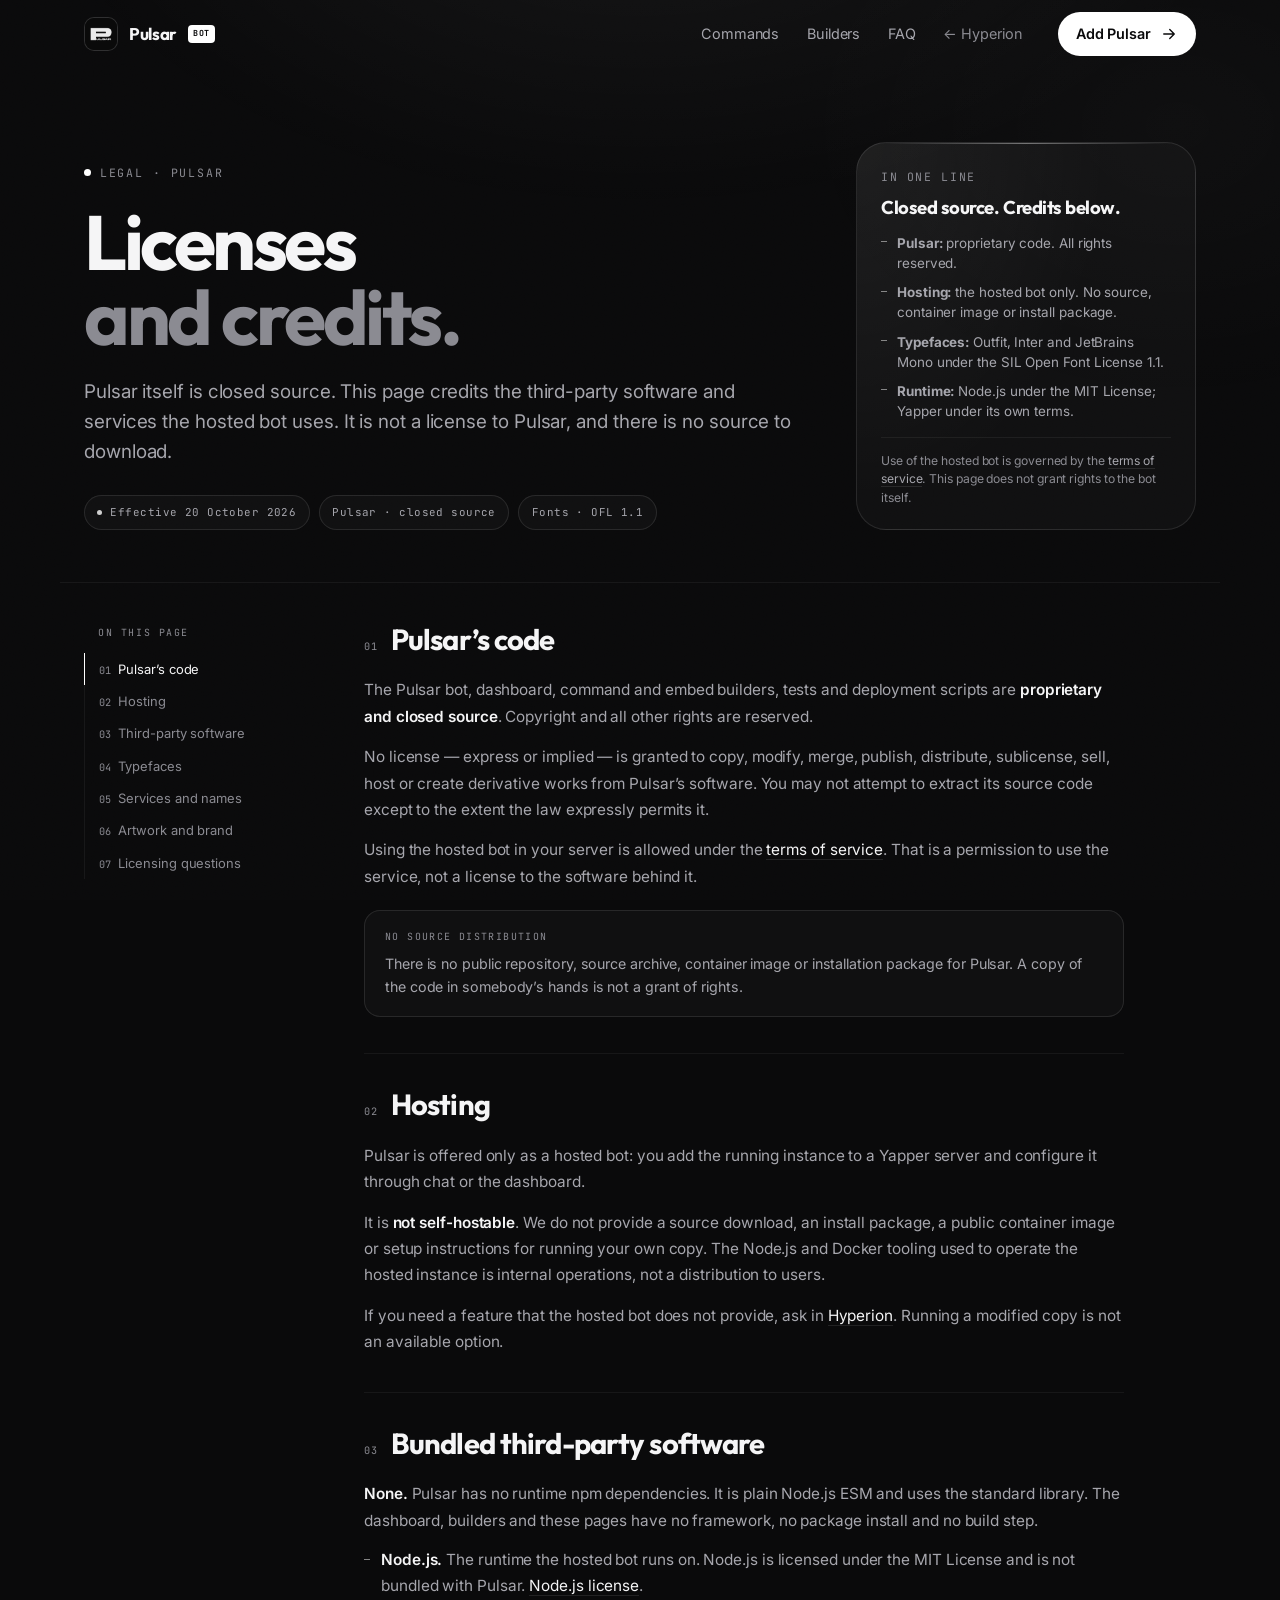
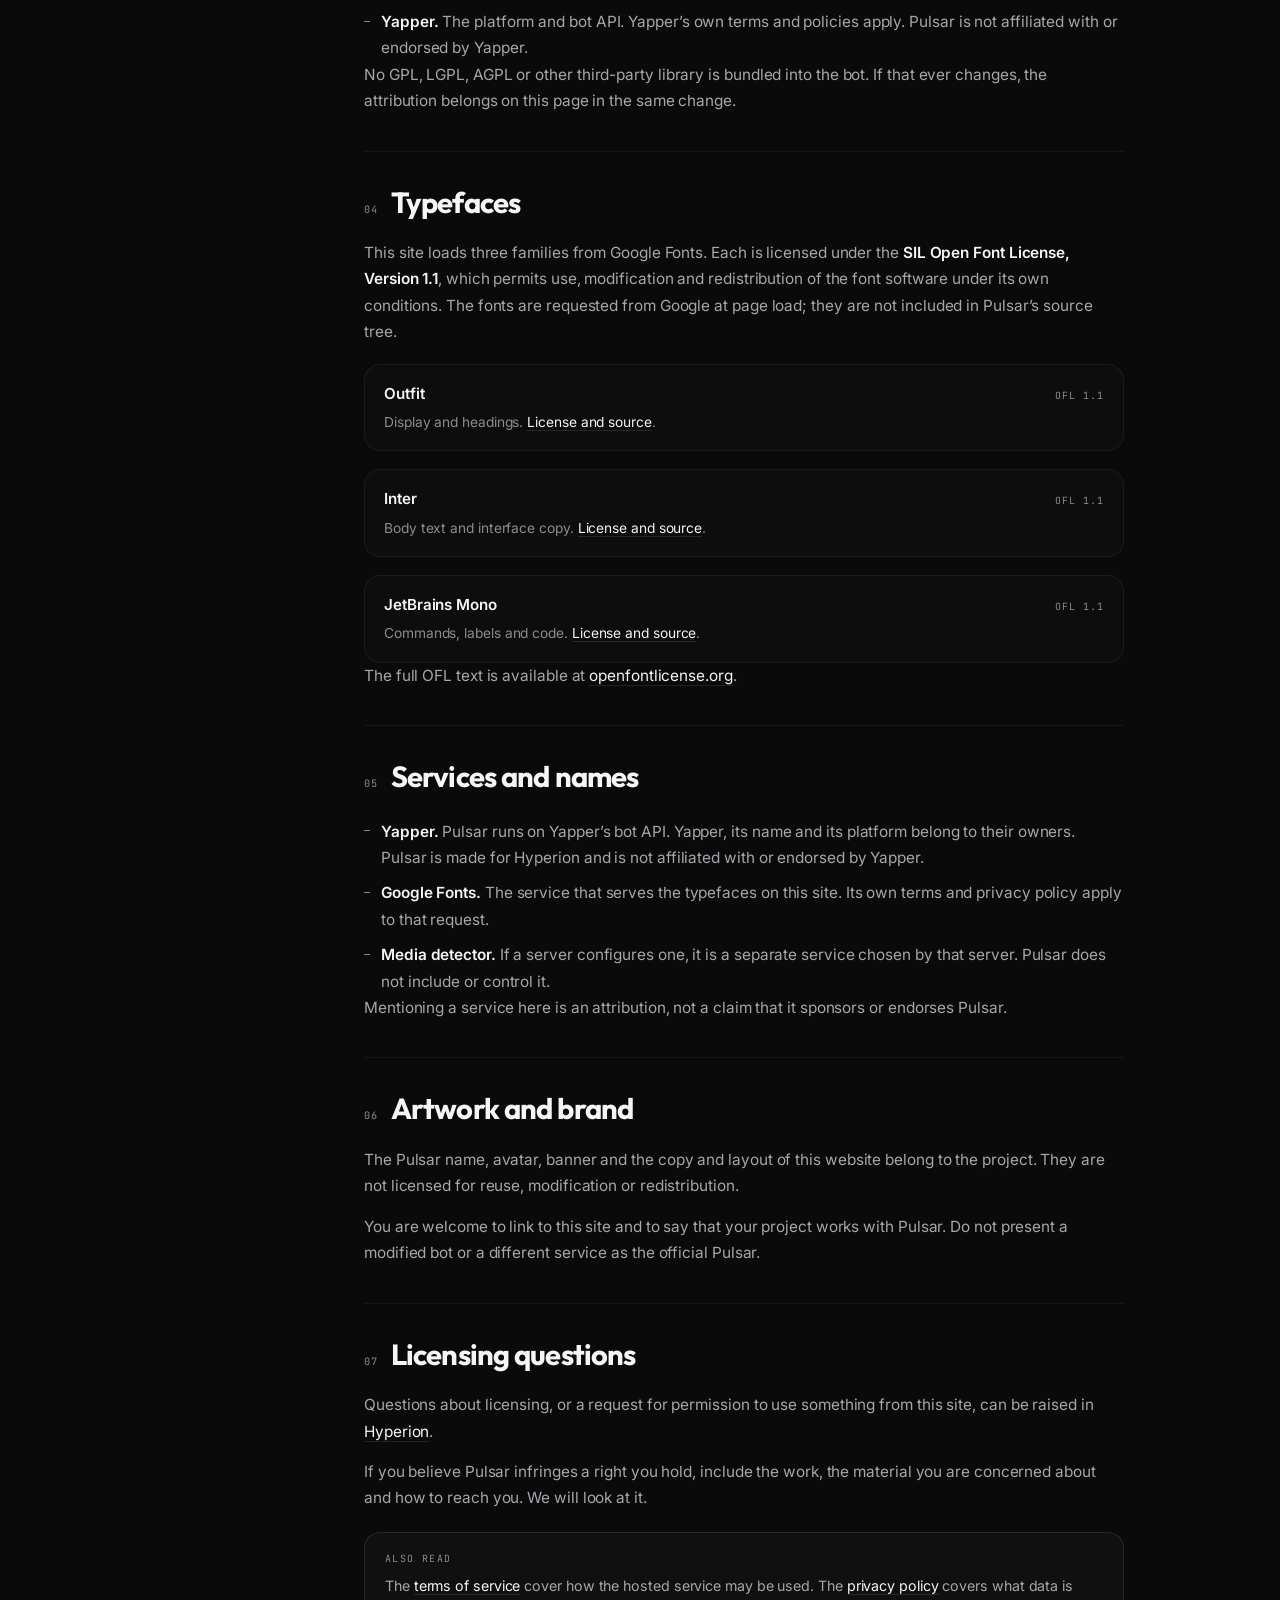
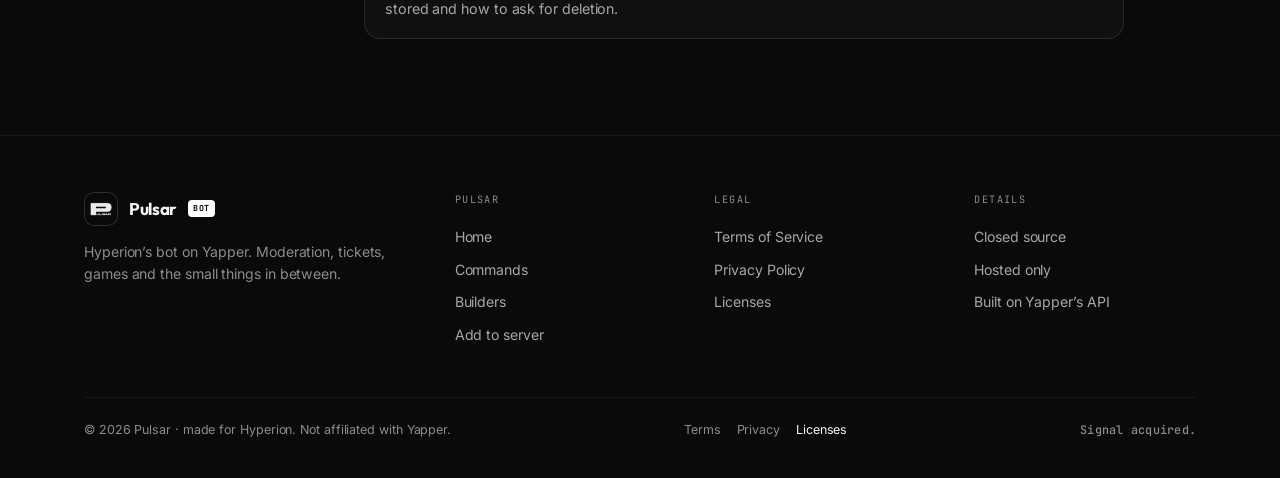
<file: pulsar/licenses/index.html>
<!DOCTYPE html>
<html lang="en">
<head>
<meta charset="utf-8">
<meta name="viewport" content="width=device-width, initial-scale=1">
<title>Licenses · Pulsar</title>
<meta name="description" content="Pulsar is closed source. These are the licenses and credits for the third-party software and services the hosted bot uses.">
<link rel="icon" href="../../pulsar-avatar.png">
<meta name="theme-color" content="#0a0a0b">
<meta property="og:type" content="article">
<meta property="og:title" content="Licenses · Pulsar">
<meta property="og:description" content="Pulsar is closed source. The third-party licenses and credits are listed here.">
<meta property="og:image" content="../../pulsar-banner.webp">
<link rel="preconnect" href="https://fonts.googleapis.com">
<link rel="preconnect" href="https://fonts.gstatic.com" crossorigin>
<link href="https://fonts.googleapis.com/css2?family=Outfit:wght@400;500;600;700;800&family=Inter:wght@400;450;500;600&family=JetBrains+Mono:wght@400;500&display=swap" rel="stylesheet">
<link rel="stylesheet" href="../legal.css">
</head>
<body>
<a class="skip" href="#main">Skip to content</a>

<header class="nav" id="nav">
  <div class="wrap nav-in">
    <a class="brand" href="../" aria-label="Pulsar home">
      <span class="mark"><img src="../../pulsar-avatar.png" alt=""></span>
      Pulsar
      <span class="bot-pill">Bot</span>
    </a>
    <nav class="nav-links" aria-label="Primary">
      <a href="../#commands">Commands</a>
      <a href="../#builders">Builders</a>
      <a href="../#faq">FAQ</a>
      <a class="back" href="../../">&larr; Hyperion</a>
    </nav>
    <a class="btn btn-primary btn-sm nav-cta" href="../#add">
      Add Pulsar
      <svg viewBox="0 0 24 24" fill="none" stroke="currentColor" stroke-width="1.8" stroke-linecap="round" stroke-linejoin="round"><path d="M5 12h13M13 6l6 6-6 6"/></svg>
    </a>
    <button class="nav-toggle" id="navToggle" aria-label="Open menu" aria-expanded="false" aria-controls="mobileMenu" type="button">
      <svg viewBox="0 0 24 24" fill="none" stroke="currentColor" stroke-width="1.7" stroke-linecap="round"><path d="M4 7h16M4 12h16M4 17h16"/></svg>
    </button>
  </div>
</header>
<div class="mobile-menu" id="mobileMenu">
  <a href="../">Pulsar home</a>
  <a href="../#commands">Commands</a>
  <a href="../#builders">Builders</a>
  <a href="../#faq">FAQ</a>
  <a href="../#add">Add to server</a>
  <a href="../../">Back to Hyperion</a>
</div>

<main id="main">
  <section class="legal-hero">
    <div class="wrap legal-hero-grid">
      <div>
        <span class="eyebrow"><span class="sig" aria-hidden="true"></span>Legal · Pulsar</span>
        <h1 class="display">Licenses<br><span class="muted">and credits.</span></h1>
        <p class="lead">Pulsar itself is closed source. This page credits the third-party software and services the hosted bot uses. It is not a license to Pulsar, and there is no source to download.</p>
        <div class="meta-row">
          <span class="stamp"><i aria-hidden="true"></i>Effective 20 October 2026</span>
          <span class="stamp">Pulsar · closed source</span>
          <span class="stamp">Fonts · OFL 1.1</span>
        </div>
      </div>

      <aside class="summary-card" aria-label="License summary">
        <span class="tag">In one line</span>
        <h2>Closed source. Credits below.</h2>
        <ul>
          <li><strong>Pulsar:</strong> proprietary code. All rights reserved.</li>
          <li><strong>Hosting:</strong> the hosted bot only. No source, container image or install package.</li>
          <li><strong>Typefaces:</strong> Outfit, Inter and JetBrains Mono under the SIL Open Font License 1.1.</li>
          <li><strong>Runtime:</strong> Node.js under the MIT License; Yapper under its own terms.</li>
        </ul>
        <p class="summary-note">Use of the hosted bot is governed by the <a href="../terms/">terms of service</a>. This page does not grant rights to the bot itself.</p>
      </aside>
    </div>
  </section>

  <section class="legal-body">
    <div class="wrap legal-grid">
      <nav class="toc" aria-label="On this page">
        <p class="toc-title">On this page</p>
        <a href="#code"><span class="num">01</span>Pulsar’s code</a>
        <a href="#hosting"><span class="num">02</span>Hosting</a>
        <a href="#dependencies"><span class="num">03</span>Third-party software</a>
        <a href="#fonts"><span class="num">04</span>Typefaces</a>
        <a href="#services"><span class="num">05</span>Services and names</a>
        <a href="#artwork"><span class="num">06</span>Artwork and brand</a>
        <a href="#contact"><span class="num">07</span>Licensing questions</a>
      </nav>

      <article class="prose">
        <section id="code">
          <div class="section-kicker"><span class="section-num">01</span><h2>Pulsar’s code</h2></div>
          <p>The Pulsar bot, dashboard, command and embed builders, tests and deployment scripts are <strong>proprietary and closed source</strong>. Copyright and all other rights are reserved.</p>
          <p>No license — express or implied — is granted to copy, modify, merge, publish, distribute, sublicense, sell, host or create derivative works from Pulsar’s software. You may not attempt to extract its source code except to the extent the law expressly permits it.</p>
          <p>Using the hosted bot in your server is allowed under the <a href="../terms/">terms of service</a>. That is a permission to use the service, not a license to the software behind it.</p>
          <div class="callout">
            <span class="callout-label">No source distribution</span>
            <p>There is no public repository, source archive, container image or installation package for Pulsar. A copy of the code in somebody’s hands is not a grant of rights.</p>
          </div>
        </section>

        <section id="hosting">
          <div class="section-kicker"><span class="section-num">02</span><h2>Hosting</h2></div>
          <p>Pulsar is offered only as a hosted bot: you add the running instance to a Yapper server and configure it through chat or the dashboard.</p>
          <p>It is <strong>not self-hostable</strong>. We do not provide a source download, an install package, a public container image or setup instructions for running your own copy. The Node.js and Docker tooling used to operate the hosted instance is internal operations, not a distribution to users.</p>
          <p>If you need a feature that the hosted bot does not provide, ask in <a href="https://yapper.website/invite/hyperion" target="_blank" rel="noopener">Hyperion</a>. Running a modified copy is not an available option.</p>
        </section>

        <section id="dependencies">
          <div class="section-kicker"><span class="section-num">03</span><h2>Bundled third-party software</h2></div>
          <p><strong>None.</strong> Pulsar has no runtime npm dependencies. It is plain Node.js ESM and uses the standard library. The dashboard, builders and these pages have no framework, no package install and no build step.</p>
          <ul>
            <li><strong>Node.js.</strong> The runtime the hosted bot runs on. Node.js is licensed under the MIT License and is not bundled with Pulsar. <a href="https://github.com/nodejs/node/blob/main/LICENSE" target="_blank" rel="noopener">Node.js license</a>.</li>
            <li><strong>Yapper.</strong> The platform and bot API. Yapper’s own terms and policies apply. Pulsar is not affiliated with or endorsed by Yapper.</li>
          </ul>
          <p>No GPL, LGPL, AGPL or other third-party library is bundled into the bot. If that ever changes, the attribution belongs on this page in the same change.</p>
        </section>

        <section id="fonts">
          <div class="section-kicker"><span class="section-num">04</span><h2>Typefaces</h2></div>
          <p>This site loads three families from Google Fonts. Each is licensed under the <strong>SIL Open Font License, Version 1.1</strong>, which permits use, modification and redistribution of the font software under its own conditions. The fonts are requested from Google at page load; they are not included in Pulsar’s source tree.</p>

          <div class="credit">
            <div class="credit-head"><strong>Outfit</strong><span>OFL 1.1</span></div>
            <p>Display and headings. <a href="https://fonts.google.com/specimen/Outfit/license" target="_blank" rel="noopener">License and source</a>.</p>
          </div>

          <div class="credit">
            <div class="credit-head"><strong>Inter</strong><span>OFL 1.1</span></div>
            <p>Body text and interface copy. <a href="https://fonts.google.com/specimen/Inter/license" target="_blank" rel="noopener">License and source</a>.</p>
          </div>

          <div class="credit">
            <div class="credit-head"><strong>JetBrains Mono</strong><span>OFL 1.1</span></div>
            <p>Commands, labels and code. <a href="https://fonts.google.com/specimen/JetBrains+Mono/license" target="_blank" rel="noopener">License and source</a>.</p>
          </div>

          <p>The full OFL text is available at <a href="https://openfontlicense.org/open-font-license-official-text/" target="_blank" rel="noopener">openfontlicense.org</a>.</p>
        </section>

        <section id="services">
          <div class="section-kicker"><span class="section-num">05</span><h2>Services and names</h2></div>
          <ul>
            <li><strong>Yapper.</strong> Pulsar runs on Yapper’s bot API. Yapper, its name and its platform belong to their owners. Pulsar is made for Hyperion and is not affiliated with or endorsed by Yapper.</li>
            <li><strong>Google Fonts.</strong> The service that serves the typefaces on this site. Its own terms and privacy policy apply to that request.</li>
            <li><strong>Media detector.</strong> If a server configures one, it is a separate service chosen by that server. Pulsar does not include or control it.</li>
          </ul>
          <p>Mentioning a service here is an attribution, not a claim that it sponsors or endorses Pulsar.</p>
        </section>

        <section id="artwork">
          <div class="section-kicker"><span class="section-num">06</span><h2>Artwork and brand</h2></div>
          <p>The Pulsar name, avatar, banner and the copy and layout of this website belong to the project. They are not licensed for reuse, modification or redistribution.</p>
          <p>You are welcome to link to this site and to say that your project works with Pulsar. Do not present a modified bot or a different service as the official Pulsar.</p>
        </section>

        <section id="contact">
          <div class="section-kicker"><span class="section-num">07</span><h2>Licensing questions</h2></div>
          <p>Questions about licensing, or a request for permission to use something from this site, can be raised in <a href="https://yapper.website/invite/hyperion" target="_blank" rel="noopener">Hyperion</a>.</p>
          <p>If you believe Pulsar infringes a right you hold, include the work, the material you are concerned about and how to reach you. We will look at it.</p>
          <div class="callout">
            <span class="callout-label">Also read</span>
            <p>The <a href="../terms/">terms of service</a> cover how the hosted service may be used. The <a href="../privacy/">privacy policy</a> covers what data is stored and how to ask for deletion.</p>
          </div>
        </section>
      </article>
    </div>
  </section>
</main>

<footer class="foot">
  <div class="wrap">
    <div class="foot-top">
      <div class="foot-brand">
        <a class="brand" href="../">
          <span class="mark"><img src="../../pulsar-avatar.png" alt=""></span>
          Pulsar
          <span class="bot-pill">Bot</span>
        </a>
        <p>Hyperion’s bot on Yapper. Moderation, tickets, games and the small things in between.</p>
      </div>
      <div class="foot-col">
        <div class="fl">Pulsar</div>
        <a href="../">Home</a>
        <a href="../#commands">Commands</a>
        <a href="../#builders">Builders</a>
        <a href="../#add">Add to server</a>
      </div>
      <div class="foot-col">
        <div class="fl">Legal</div>
        <a href="../terms/">Terms of Service</a>
        <a href="../privacy/">Privacy Policy</a>
        <a href="./" aria-current="page">Licenses</a>
      </div>
      <div class="foot-col">
        <div class="fl">Details</div>
        <span>Closed source</span>
        <span>Hosted only</span>
        <span>Built on Yapper’s API</span>
      </div>
    </div>
    <div class="foot-bot">
      <span>© <span id="year">2026</span> Pulsar · made for Hyperion. Not affiliated with Yapper.</span>
      <nav class="foot-legal" aria-label="Legal">
        <a href="../terms/">Terms</a>
        <a href="../privacy/">Privacy</a>
        <a href="./" aria-current="page">Licenses</a>
      </nav>
      <span class="mono">Signal acquired.</span>
    </div>
  </div>
</footer>

<script src="../legal.js"></script>
</body>
</html>
</file>
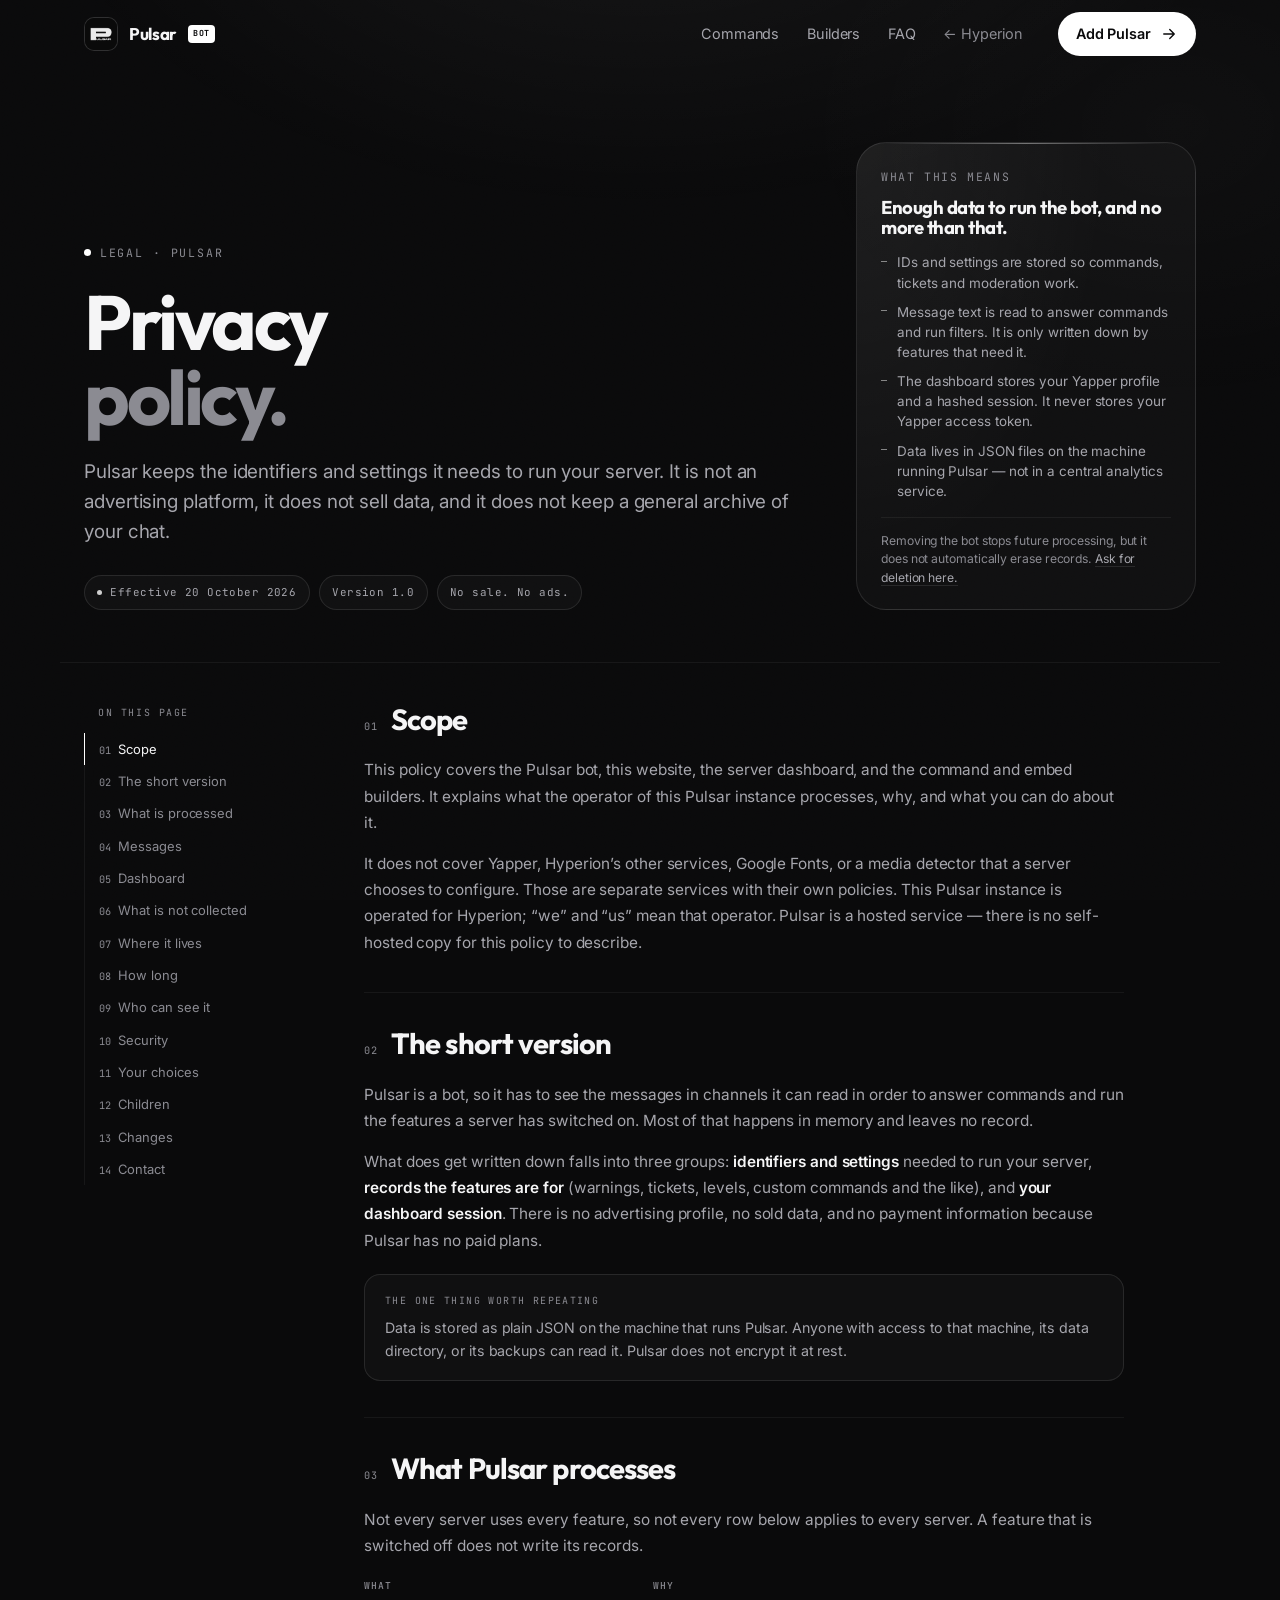
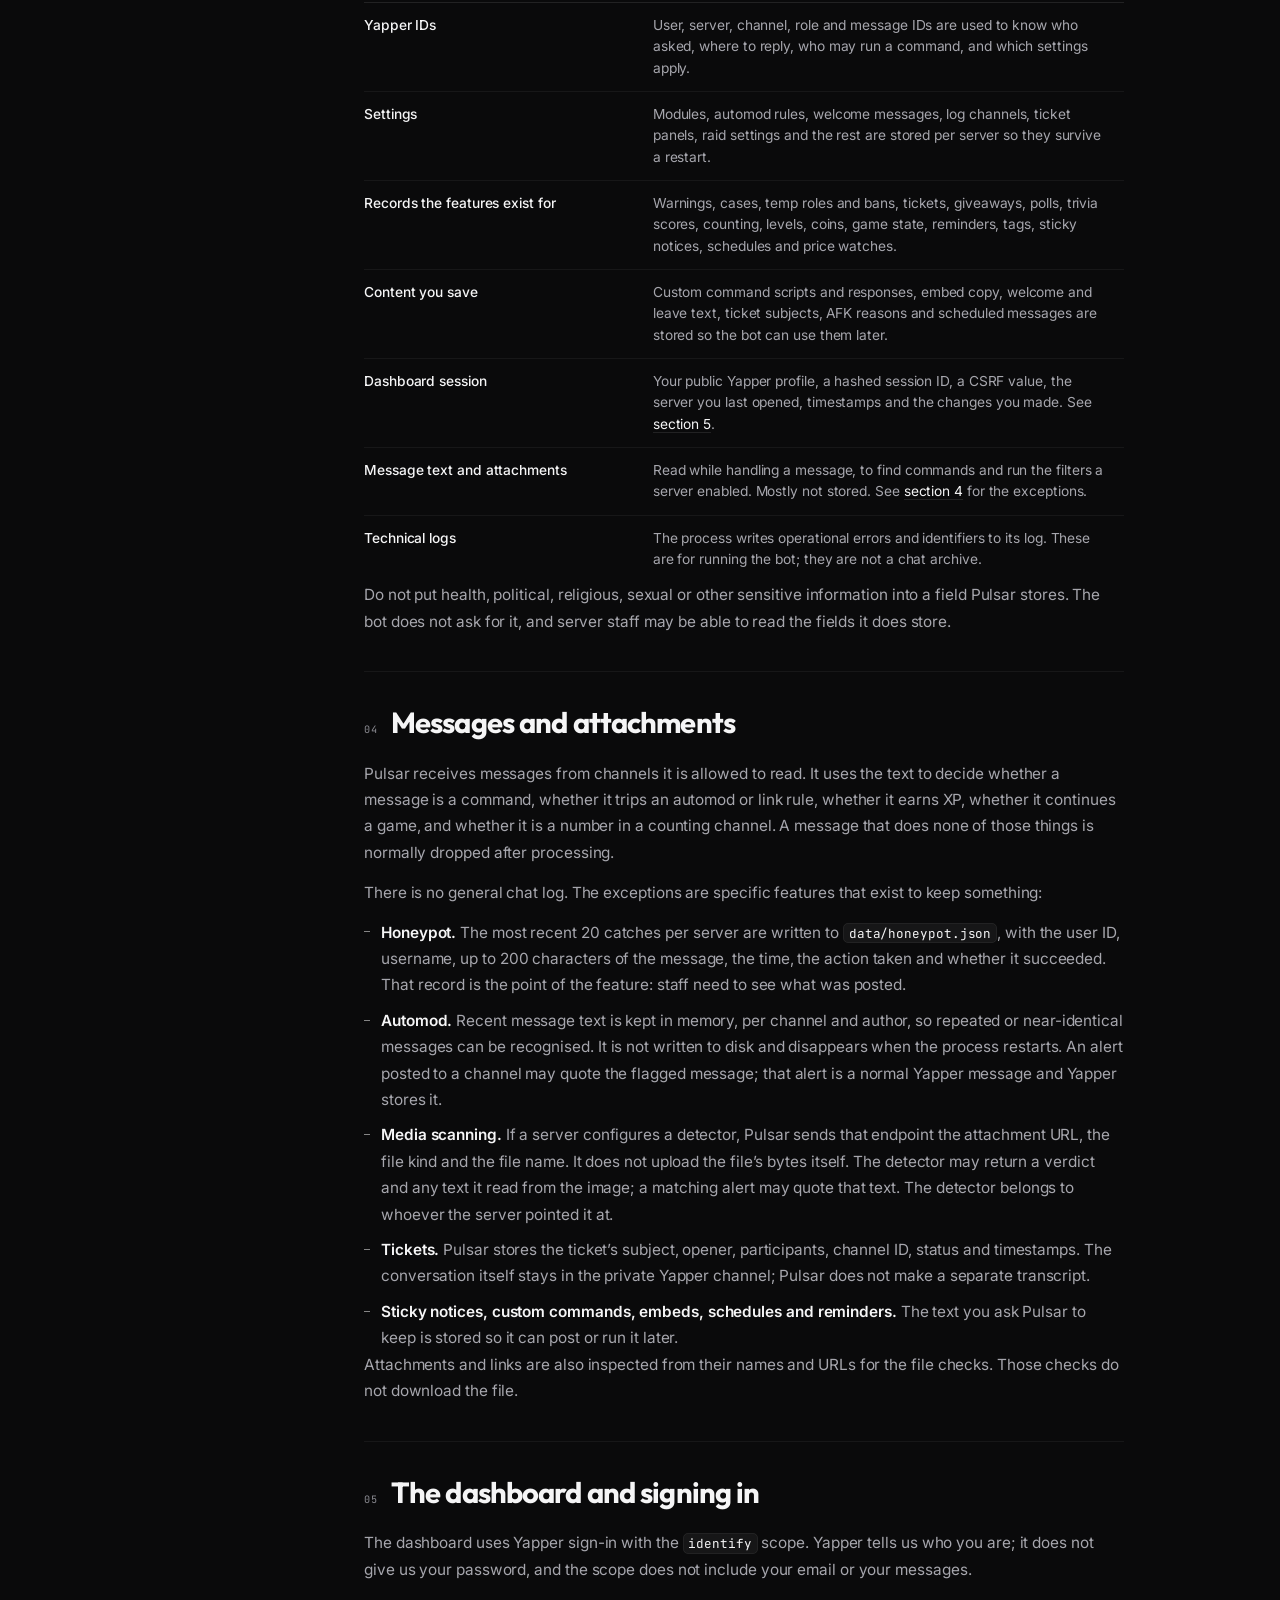
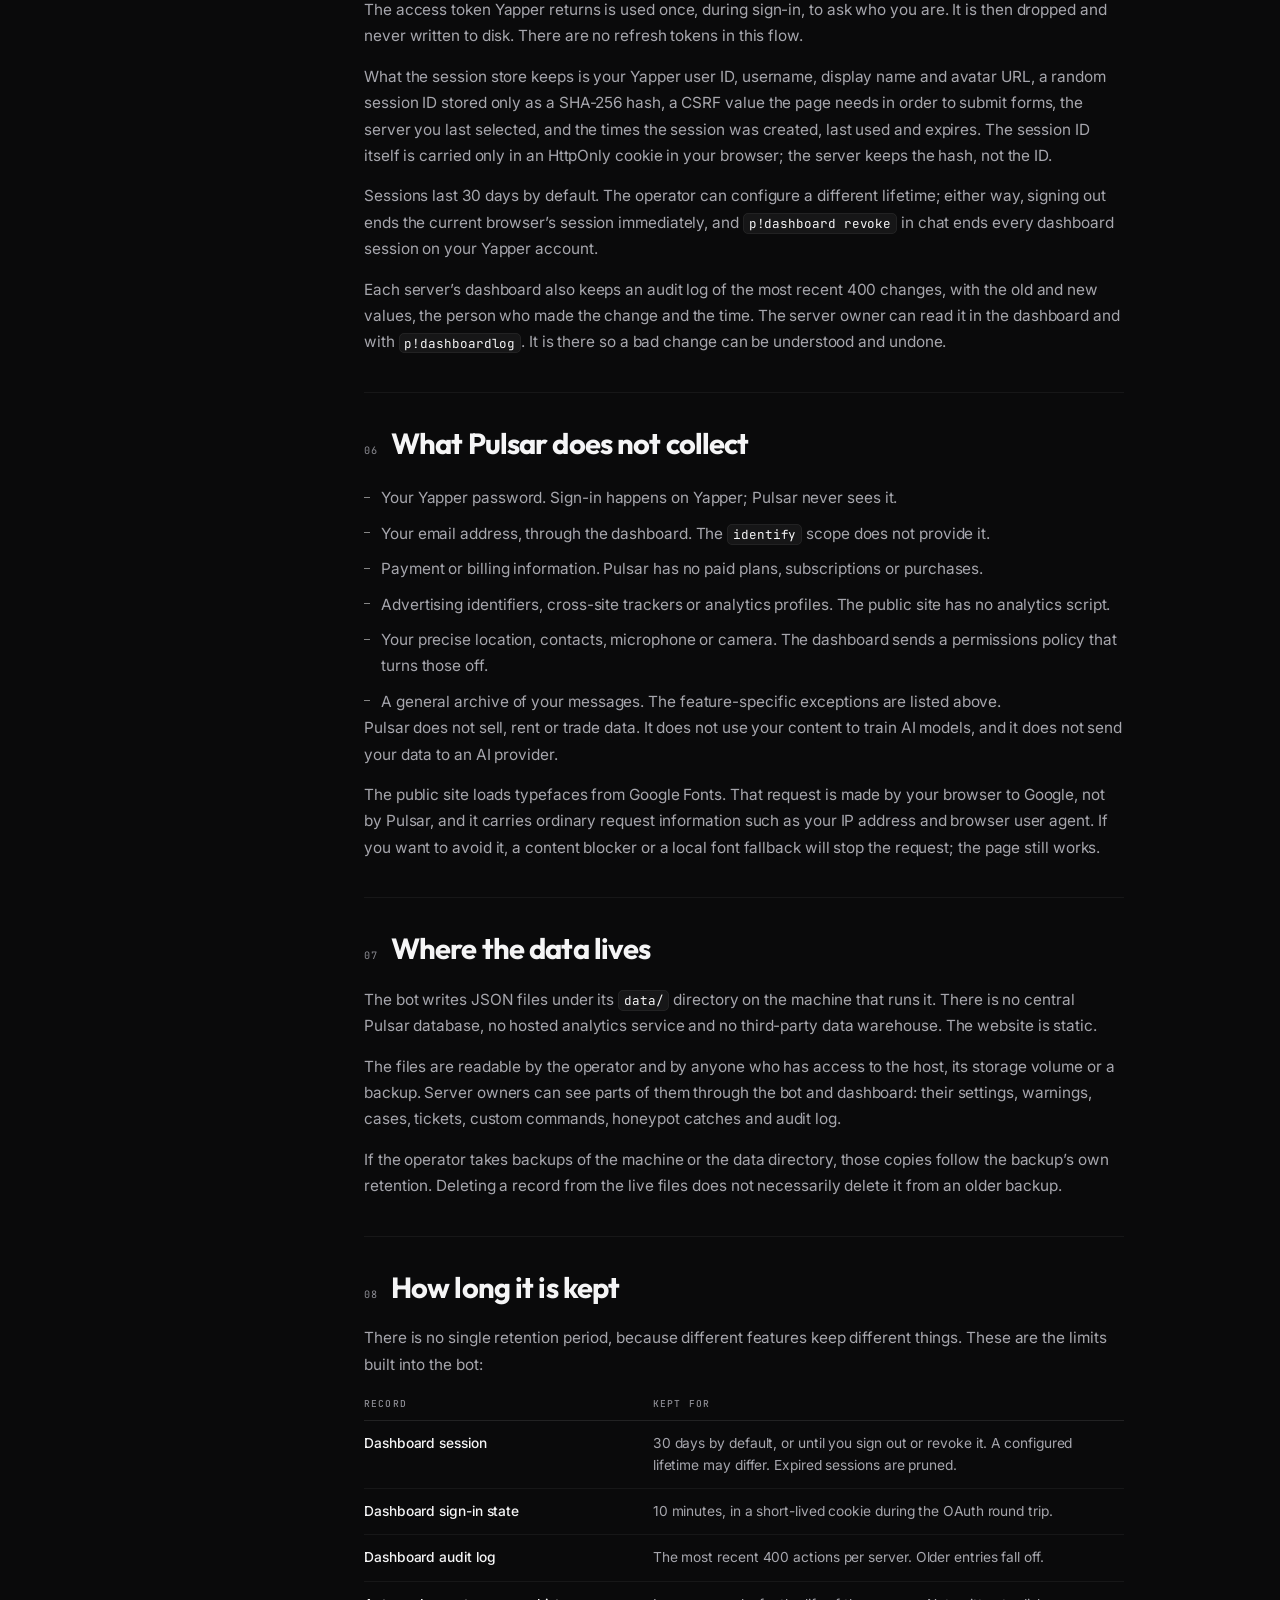
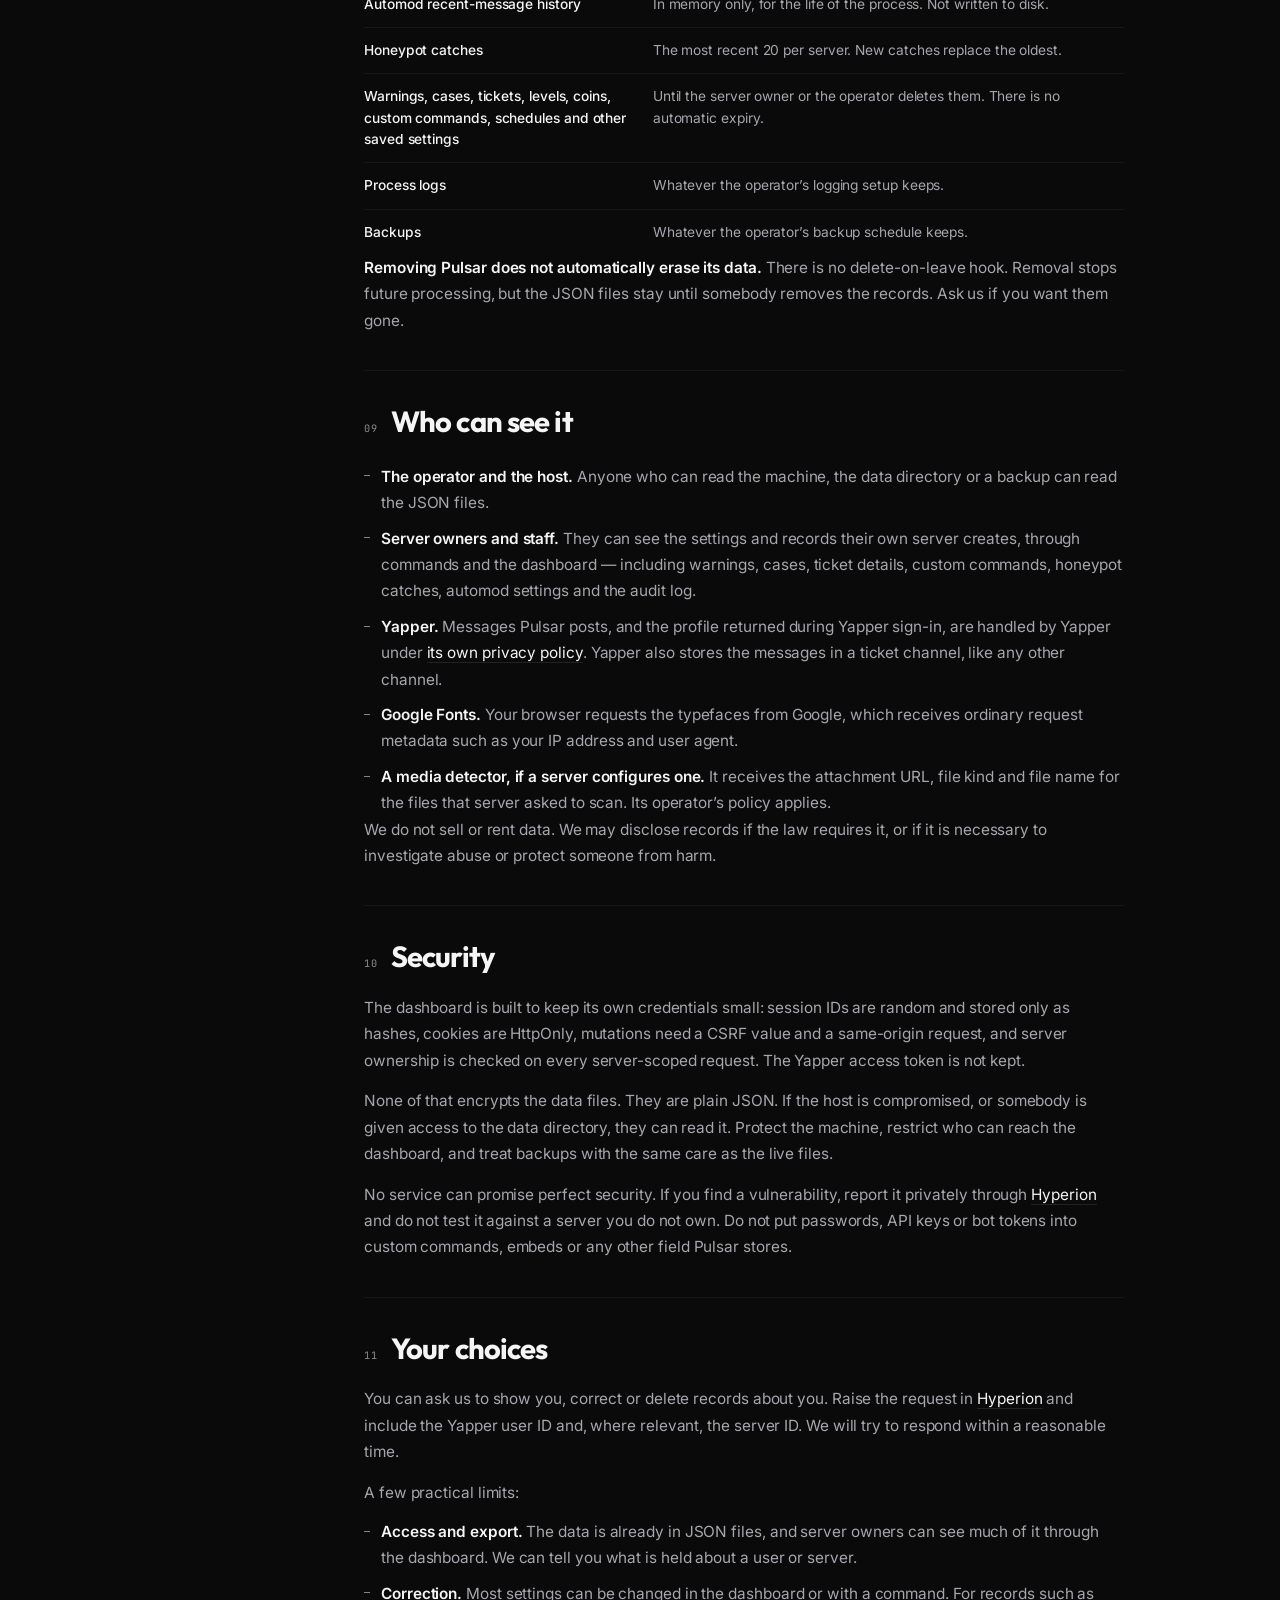
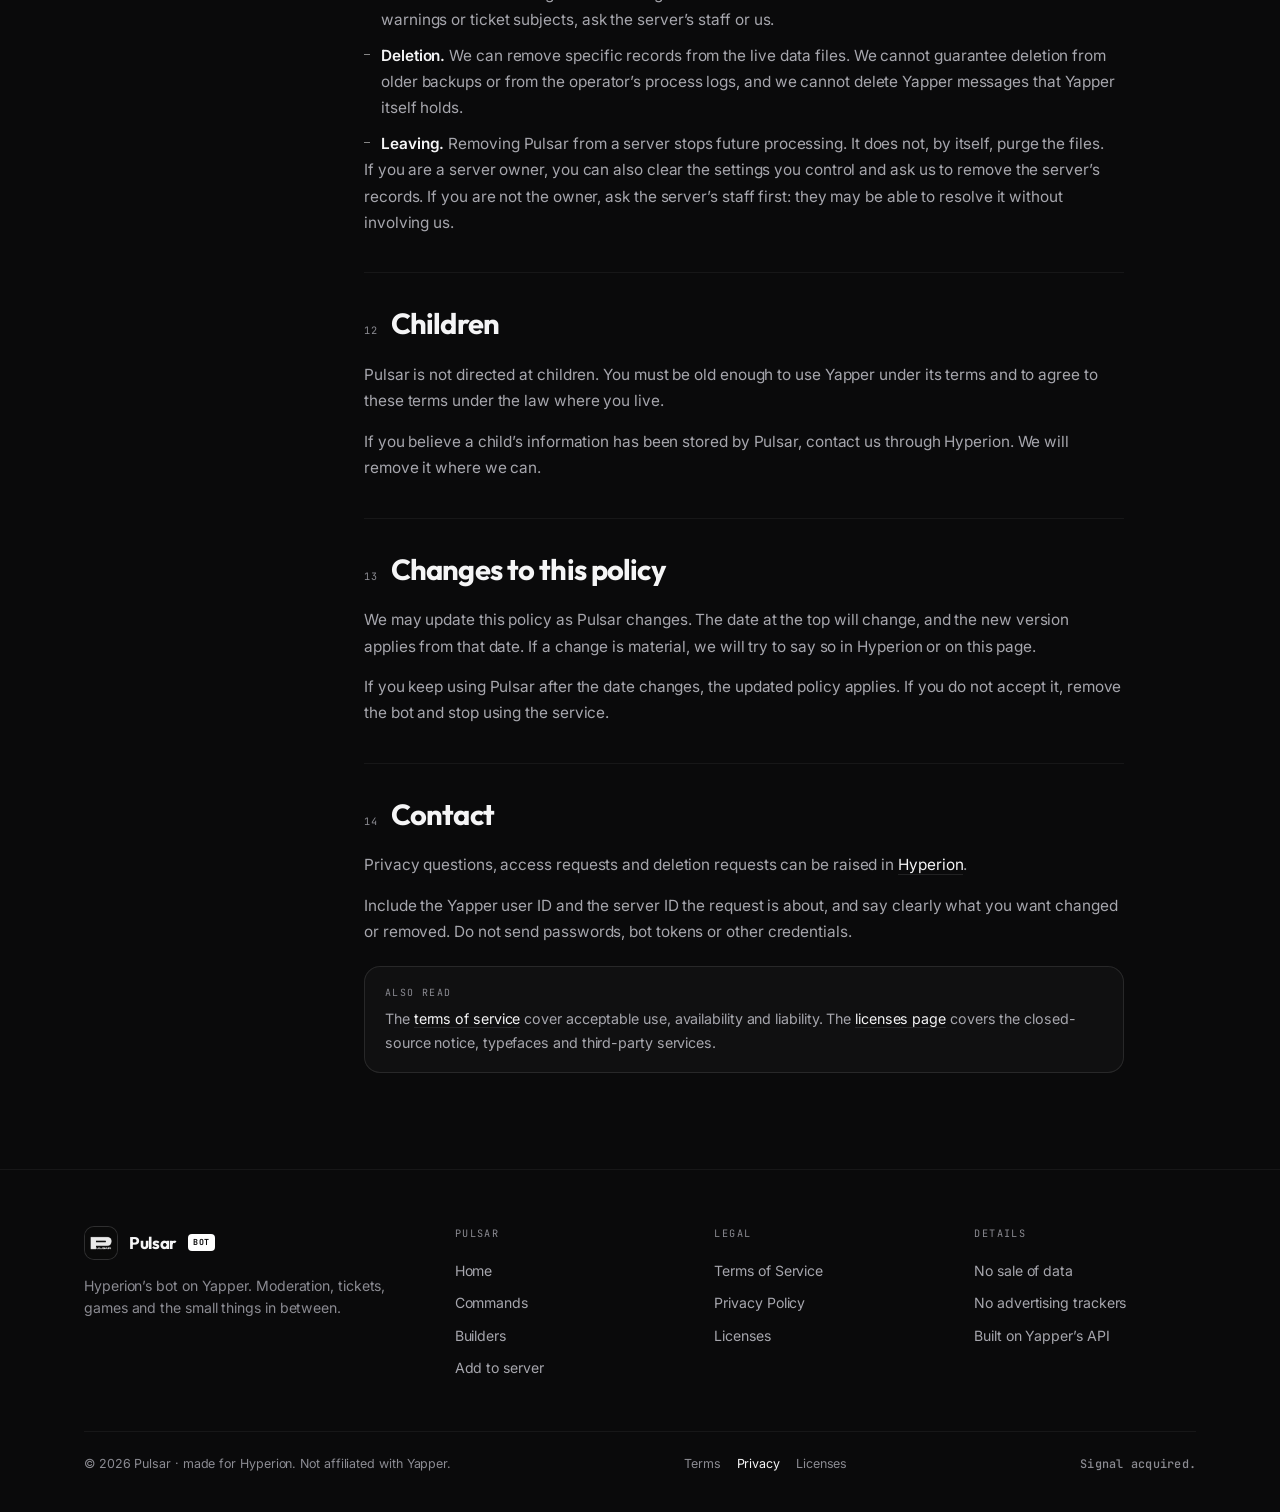
<file: pulsar/privacy/index.html>
<!DOCTYPE html>
<html lang="en">
<head>
<meta charset="utf-8">
<meta name="viewport" content="width=device-width, initial-scale=1">
<title>Privacy Policy · Pulsar</title>
<meta name="description" content="What Pulsar stores, why it stores it, how long it keeps it, and how to ask for deletion.">
<link rel="icon" href="../../pulsar-avatar.png">
<meta name="theme-color" content="#0a0a0b">
<meta property="og:type" content="article">
<meta property="og:title" content="Privacy Policy · Pulsar">
<meta property="og:description" content="What Pulsar stores, why, and how to get it removed.">
<meta property="og:image" content="../../pulsar-banner.webp">
<link rel="preconnect" href="https://fonts.googleapis.com">
<link rel="preconnect" href="https://fonts.gstatic.com" crossorigin>
<link href="https://fonts.googleapis.com/css2?family=Outfit:wght@400;500;600;700;800&family=Inter:wght@400;450;500;600&family=JetBrains+Mono:wght@400;500&display=swap" rel="stylesheet">
<link rel="stylesheet" href="../legal.css">
</head>
<body>
<a class="skip" href="#main">Skip to content</a>

<header class="nav" id="nav">
  <div class="wrap nav-in">
    <a class="brand" href="../" aria-label="Pulsar home">
      <span class="mark"><img src="../../pulsar-avatar.png" alt=""></span>
      Pulsar
      <span class="bot-pill">Bot</span>
    </a>
    <nav class="nav-links" aria-label="Primary">
      <a href="../#commands">Commands</a>
      <a href="../#builders">Builders</a>
      <a href="../#faq">FAQ</a>
      <a class="back" href="../../">&larr; Hyperion</a>
    </nav>
    <a class="btn btn-primary btn-sm nav-cta" href="../#add">
      Add Pulsar
      <svg viewBox="0 0 24 24" fill="none" stroke="currentColor" stroke-width="1.8" stroke-linecap="round" stroke-linejoin="round"><path d="M5 12h13M13 6l6 6-6 6"/></svg>
    </a>
    <button class="nav-toggle" id="navToggle" aria-label="Open menu" aria-expanded="false" aria-controls="mobileMenu" type="button">
      <svg viewBox="0 0 24 24" fill="none" stroke="currentColor" stroke-width="1.7" stroke-linecap="round"><path d="M4 7h16M4 12h16M4 17h16"/></svg>
    </button>
  </div>
</header>
<div class="mobile-menu" id="mobileMenu">
  <a href="../">Pulsar home</a>
  <a href="../#commands">Commands</a>
  <a href="../#builders">Builders</a>
  <a href="../#faq">FAQ</a>
  <a href="../#add">Add to server</a>
  <a href="../../">Back to Hyperion</a>
</div>

<main id="main">
  <section class="legal-hero">
    <div class="wrap legal-hero-grid">
      <div>
        <span class="eyebrow"><span class="sig" aria-hidden="true"></span>Legal · Pulsar</span>
        <h1 class="display">Privacy<br><span class="muted">policy.</span></h1>
        <p class="lead">Pulsar keeps the identifiers and settings it needs to run your server. It is not an advertising platform, it does not sell data, and it does not keep a general archive of your chat.</p>
        <div class="meta-row">
          <span class="stamp"><i aria-hidden="true"></i>Effective 20 October 2026</span>
          <span class="stamp">Version 1.0</span>
          <span class="stamp">No sale. No ads.</span>
        </div>
      </div>

      <aside class="summary-card" aria-label="Plain-language summary">
        <span class="tag">What this means</span>
        <h2>Enough data to run the bot, and no more than that.</h2>
        <ul>
          <li>IDs and settings are stored so commands, tickets and moderation work.</li>
          <li>Message text is read to answer commands and run filters. It is only written down by features that need it.</li>
          <li>The dashboard stores your Yapper profile and a hashed session. It never stores your Yapper access token.</li>
          <li>Data lives in JSON files on the machine running Pulsar — not in a central analytics service.</li>
        </ul>
        <p class="summary-note">Removing the bot stops future processing, but it does not automatically erase records. <a href="#choices">Ask for deletion here.</a></p>
      </aside>
    </div>
  </section>

  <section class="legal-body">
    <div class="wrap legal-grid">
      <nav class="toc" aria-label="On this page">
        <p class="toc-title">On this page</p>
        <a href="#scope"><span class="num">01</span>Scope</a>
        <a href="#summary"><span class="num">02</span>The short version</a>
        <a href="#what"><span class="num">03</span>What is processed</a>
        <a href="#messages"><span class="num">04</span>Messages</a>
        <a href="#dashboard"><span class="num">05</span>Dashboard</a>
        <a href="#not-collected"><span class="num">06</span>What is not collected</a>
        <a href="#where"><span class="num">07</span>Where it lives</a>
        <a href="#retention"><span class="num">08</span>How long</a>
        <a href="#sharing"><span class="num">09</span>Who can see it</a>
        <a href="#security"><span class="num">10</span>Security</a>
        <a href="#choices"><span class="num">11</span>Your choices</a>
        <a href="#children"><span class="num">12</span>Children</a>
        <a href="#changes"><span class="num">13</span>Changes</a>
        <a href="#contact"><span class="num">14</span>Contact</a>
      </nav>

      <article class="prose">
        <section id="scope">
          <div class="section-kicker"><span class="section-num">01</span><h2>Scope</h2></div>
          <p>This policy covers the Pulsar bot, this website, the server dashboard, and the command and embed builders. It explains what the operator of this Pulsar instance processes, why, and what you can do about it.</p>
          <p>It does not cover Yapper, Hyperion’s other services, Google Fonts, or a media detector that a server chooses to configure. Those are separate services with their own policies. This Pulsar instance is operated for Hyperion; “we” and “us” mean that operator. Pulsar is a hosted service — there is no self-hosted copy for this policy to describe.</p>
        </section>

        <section id="summary">
          <div class="section-kicker"><span class="section-num">02</span><h2>The short version</h2></div>
          <p>Pulsar is a bot, so it has to see the messages in channels it can read in order to answer commands and run the features a server has switched on. Most of that happens in memory and leaves no record.</p>
          <p>What does get written down falls into three groups: <strong>identifiers and settings</strong> needed to run your server, <strong>records the features are for</strong> (warnings, tickets, levels, custom commands and the like), and <strong>your dashboard session</strong>. There is no advertising profile, no sold data, and no payment information because Pulsar has no paid plans.</p>
          <div class="callout">
            <span class="callout-label">The one thing worth repeating</span>
            <p>Data is stored as plain JSON on the machine that runs Pulsar. Anyone with access to that machine, its data directory, or its backups can read it. Pulsar does not encrypt it at rest.</p>
          </div>
        </section>

        <section id="what">
          <div class="section-kicker"><span class="section-num">03</span><h2>What Pulsar processes</h2></div>
          <p>Not every server uses every feature, so not every row below applies to every server. A feature that is switched off does not write its records.</p>
          <table class="data-table">
            <thead>
              <tr><th scope="col">What</th><th scope="col">Why</th></tr>
            </thead>
            <tbody>
              <tr>
                <td>Yapper IDs</td>
                <td>User, server, channel, role and message IDs are used to know who asked, where to reply, who may run a command, and which settings apply.</td>
              </tr>
              <tr>
                <td>Settings</td>
                <td>Modules, automod rules, welcome messages, log channels, ticket panels, raid settings and the rest are stored per server so they survive a restart.</td>
              </tr>
              <tr>
                <td>Records the features exist for</td>
                <td>Warnings, cases, temp roles and bans, tickets, giveaways, polls, trivia scores, counting, levels, coins, game state, reminders, tags, sticky notices, schedules and price watches.</td>
              </tr>
              <tr>
                <td>Content you save</td>
                <td>Custom command scripts and responses, embed copy, welcome and leave text, ticket subjects, AFK reasons and scheduled messages are stored so the bot can use them later.</td>
              </tr>
              <tr>
                <td>Dashboard session</td>
                <td>Your public Yapper profile, a hashed session ID, a CSRF value, the server you last opened, timestamps and the changes you made. See <a href="#dashboard">section 5</a>.</td>
              </tr>
              <tr>
                <td>Message text and attachments</td>
                <td>Read while handling a message, to find commands and run the filters a server enabled. Mostly not stored. See <a href="#messages">section 4</a> for the exceptions.</td>
              </tr>
              <tr>
                <td>Technical logs</td>
                <td>The process writes operational errors and identifiers to its log. These are for running the bot; they are not a chat archive.</td>
              </tr>
            </tbody>
          </table>
          <p>Do not put health, political, religious, sexual or other sensitive information into a field Pulsar stores. The bot does not ask for it, and server staff may be able to read the fields it does store.</p>
        </section>

        <section id="messages">
          <div class="section-kicker"><span class="section-num">04</span><h2>Messages and attachments</h2></div>
          <p>Pulsar receives messages from channels it is allowed to read. It uses the text to decide whether a message is a command, whether it trips an automod or link rule, whether it earns XP, whether it continues a game, and whether it is a number in a counting channel. A message that does none of those things is normally dropped after processing.</p>
          <p>There is no general chat log. The exceptions are specific features that exist to keep something:</p>
          <ul>
            <li><strong>Honeypot.</strong> The most recent 20 catches per server are written to <code>data/honeypot.json</code>, with the user ID, username, up to 200 characters of the message, the time, the action taken and whether it succeeded. That record is the point of the feature: staff need to see what was posted.</li>
            <li><strong>Automod.</strong> Recent message text is kept in memory, per channel and author, so repeated or near-identical messages can be recognised. It is not written to disk and disappears when the process restarts. An alert posted to a channel may quote the flagged message; that alert is a normal Yapper message and Yapper stores it.</li>
            <li><strong>Media scanning.</strong> If a server configures a detector, Pulsar sends that endpoint the attachment URL, the file kind and the file name. It does not upload the file’s bytes itself. The detector may return a verdict and any text it read from the image; a matching alert may quote that text. The detector belongs to whoever the server pointed it at.</li>
            <li><strong>Tickets.</strong> Pulsar stores the ticket’s subject, opener, participants, channel ID, status and timestamps. The conversation itself stays in the private Yapper channel; Pulsar does not make a separate transcript.</li>
            <li><strong>Sticky notices, custom commands, embeds, schedules and reminders.</strong> The text you ask Pulsar to keep is stored so it can post or run it later.</li>
          </ul>
          <p>Attachments and links are also inspected from their names and URLs for the file checks. Those checks do not download the file.</p>
        </section>

        <section id="dashboard">
          <div class="section-kicker"><span class="section-num">05</span><h2>The dashboard and signing in</h2></div>
          <p>The dashboard uses Yapper sign-in with the <code>identify</code> scope. Yapper tells us who you are; it does not give us your password, and the scope does not include your email or your messages.</p>
          <p>The access token Yapper returns is used once, during sign-in, to ask who you are. It is then dropped and never written to disk. There are no refresh tokens in this flow.</p>
          <p>What the session store keeps is your Yapper user ID, username, display name and avatar URL, a random session ID stored only as a SHA-256 hash, a CSRF value the page needs in order to submit forms, the server you last selected, and the times the session was created, last used and expires. The session ID itself is carried only in an HttpOnly cookie in your browser; the server keeps the hash, not the ID.</p>
          <p>Sessions last 30 days by default. The operator can configure a different lifetime; either way, signing out ends the current browser’s session immediately, and <code>p!dashboard revoke</code> in chat ends every dashboard session on your Yapper account.</p>
          <p>Each server’s dashboard also keeps an audit log of the most recent 400 changes, with the old and new values, the person who made the change and the time. The server owner can read it in the dashboard and with <code>p!dashboardlog</code>. It is there so a bad change can be understood and undone.</p>
        </section>

        <section id="not-collected">
          <div class="section-kicker"><span class="section-num">06</span><h2>What Pulsar does not collect</h2></div>
          <ul>
            <li>Your Yapper password. Sign-in happens on Yapper; Pulsar never sees it.</li>
            <li>Your email address, through the dashboard. The <code>identify</code> scope does not provide it.</li>
            <li>Payment or billing information. Pulsar has no paid plans, subscriptions or purchases.</li>
            <li>Advertising identifiers, cross-site trackers or analytics profiles. The public site has no analytics script.</li>
            <li>Your precise location, contacts, microphone or camera. The dashboard sends a permissions policy that turns those off.</li>
            <li>A general archive of your messages. The feature-specific exceptions are listed above.</li>
          </ul>
          <p>Pulsar does not sell, rent or trade data. It does not use your content to train AI models, and it does not send your data to an AI provider.</p>
          <p>The public site loads typefaces from Google Fonts. That request is made by your browser to Google, not by Pulsar, and it carries ordinary request information such as your IP address and browser user agent. If you want to avoid it, a content blocker or a local font fallback will stop the request; the page still works.</p>
        </section>

        <section id="where">
          <div class="section-kicker"><span class="section-num">07</span><h2>Where the data lives</h2></div>
          <p>The bot writes JSON files under its <code>data/</code> directory on the machine that runs it. There is no central Pulsar database, no hosted analytics service and no third-party data warehouse. The website is static.</p>
          <p>The files are readable by the operator and by anyone who has access to the host, its storage volume or a backup. Server owners can see parts of them through the bot and dashboard: their settings, warnings, cases, tickets, custom commands, honeypot catches and audit log.</p>
          <p>If the operator takes backups of the machine or the data directory, those copies follow the backup’s own retention. Deleting a record from the live files does not necessarily delete it from an older backup.</p>
        </section>

        <section id="retention">
          <div class="section-kicker"><span class="section-num">08</span><h2>How long it is kept</h2></div>
          <p>There is no single retention period, because different features keep different things. These are the limits built into the bot:</p>
          <table class="data-table">
            <thead>
              <tr><th scope="col">Record</th><th scope="col">Kept for</th></tr>
            </thead>
            <tbody>
              <tr><td>Dashboard session</td><td>30 days by default, or until you sign out or revoke it. A configured lifetime may differ. Expired sessions are pruned.</td></tr>
              <tr><td>Dashboard sign-in state</td><td>10 minutes, in a short-lived cookie during the OAuth round trip.</td></tr>
              <tr><td>Dashboard audit log</td><td>The most recent 400 actions per server. Older entries fall off.</td></tr>
              <tr><td>Automod recent-message history</td><td>In memory only, for the life of the process. Not written to disk.</td></tr>
              <tr><td>Honeypot catches</td><td>The most recent 20 per server. New catches replace the oldest.</td></tr>
              <tr><td>Warnings, cases, tickets, levels, coins, custom commands, schedules and other saved settings</td><td>Until the server owner or the operator deletes them. There is no automatic expiry.</td></tr>
              <tr><td>Process logs</td><td>Whatever the operator’s logging setup keeps.</td></tr>
              <tr><td>Backups</td><td>Whatever the operator’s backup schedule keeps.</td></tr>
            </tbody>
          </table>
          <p><strong>Removing Pulsar does not automatically erase its data.</strong> There is no delete-on-leave hook. Removal stops future processing, but the JSON files stay until somebody removes the records. Ask us if you want them gone.</p>
        </section>

        <section id="sharing">
          <div class="section-kicker"><span class="section-num">09</span><h2>Who can see it</h2></div>
          <ul>
            <li><strong>The operator and the host.</strong> Anyone who can read the machine, the data directory or a backup can read the JSON files.</li>
            <li><strong>Server owners and staff.</strong> They can see the settings and records their own server creates, through commands and the dashboard — including warnings, cases, ticket details, custom commands, honeypot catches, automod settings and the audit log.</li>
            <li><strong>Yapper.</strong> Messages Pulsar posts, and the profile returned during Yapper sign-in, are handled by Yapper under <a href="https://yapper.website/privacy" target="_blank" rel="noopener">its own privacy policy</a>. Yapper also stores the messages in a ticket channel, like any other channel.</li>
            <li><strong>Google Fonts.</strong> Your browser requests the typefaces from Google, which receives ordinary request metadata such as your IP address and user agent.</li>
            <li><strong>A media detector, if a server configures one.</strong> It receives the attachment URL, file kind and file name for the files that server asked to scan. Its operator’s policy applies.</li>
          </ul>
          <p>We do not sell or rent data. We may disclose records if the law requires it, or if it is necessary to investigate abuse or protect someone from harm.</p>
        </section>

        <section id="security">
          <div class="section-kicker"><span class="section-num">10</span><h2>Security</h2></div>
          <p>The dashboard is built to keep its own credentials small: session IDs are random and stored only as hashes, cookies are HttpOnly, mutations need a CSRF value and a same-origin request, and server ownership is checked on every server-scoped request. The Yapper access token is not kept.</p>
          <p>None of that encrypts the data files. They are plain JSON. If the host is compromised, or somebody is given access to the data directory, they can read it. Protect the machine, restrict who can reach the dashboard, and treat backups with the same care as the live files.</p>
          <p>No service can promise perfect security. If you find a vulnerability, report it privately through <a href="https://yapper.website/invite/hyperion" target="_blank" rel="noopener">Hyperion</a> and do not test it against a server you do not own. Do not put passwords, API keys or bot tokens into custom commands, embeds or any other field Pulsar stores.</p>
        </section>

        <section id="choices">
          <div class="section-kicker"><span class="section-num">11</span><h2>Your choices</h2></div>
          <p>You can ask us to show you, correct or delete records about you. Raise the request in <a href="https://yapper.website/invite/hyperion" target="_blank" rel="noopener">Hyperion</a> and include the Yapper user ID and, where relevant, the server ID. We will try to respond within a reasonable time.</p>
          <p>A few practical limits:</p>
          <ul>
            <li><strong>Access and export.</strong> The data is already in JSON files, and server owners can see much of it through the dashboard. We can tell you what is held about a user or server.</li>
            <li><strong>Correction.</strong> Most settings can be changed in the dashboard or with a command. For records such as warnings or ticket subjects, ask the server’s staff or us.</li>
            <li><strong>Deletion.</strong> We can remove specific records from the live data files. We cannot guarantee deletion from older backups or from the operator’s process logs, and we cannot delete Yapper messages that Yapper itself holds.</li>
            <li><strong>Leaving.</strong> Removing Pulsar from a server stops future processing. It does not, by itself, purge the files.</li>
          </ul>
          <p>If you are a server owner, you can also clear the settings you control and ask us to remove the server’s records. If you are not the owner, ask the server’s staff first: they may be able to resolve it without involving us.</p>
        </section>

        <section id="children">
          <div class="section-kicker"><span class="section-num">12</span><h2>Children</h2></div>
          <p>Pulsar is not directed at children. You must be old enough to use Yapper under its terms and to agree to these terms under the law where you live.</p>
          <p>If you believe a child’s information has been stored by Pulsar, contact us through Hyperion. We will remove it where we can.</p>
        </section>

        <section id="changes">
          <div class="section-kicker"><span class="section-num">13</span><h2>Changes to this policy</h2></div>
          <p>We may update this policy as Pulsar changes. The date at the top will change, and the new version applies from that date. If a change is material, we will try to say so in Hyperion or on this page.</p>
          <p>If you keep using Pulsar after the date changes, the updated policy applies. If you do not accept it, remove the bot and stop using the service.</p>
        </section>

        <section id="contact">
          <div class="section-kicker"><span class="section-num">14</span><h2>Contact</h2></div>
          <p>Privacy questions, access requests and deletion requests can be raised in <a href="https://yapper.website/invite/hyperion" target="_blank" rel="noopener">Hyperion</a>.</p>
          <p>Include the Yapper user ID and the server ID the request is about, and say clearly what you want changed or removed. Do not send passwords, bot tokens or other credentials.</p>
          <div class="callout">
            <span class="callout-label">Also read</span>
            <p>The <a href="../terms/">terms of service</a> cover acceptable use, availability and liability. The <a href="../licenses/">licenses page</a> covers the closed-source notice, typefaces and third-party services.</p>
          </div>
        </section>
      </article>
    </div>
  </section>
</main>

<footer class="foot">
  <div class="wrap">
    <div class="foot-top">
      <div class="foot-brand">
        <a class="brand" href="../">
          <span class="mark"><img src="../../pulsar-avatar.png" alt=""></span>
          Pulsar
          <span class="bot-pill">Bot</span>
        </a>
        <p>Hyperion’s bot on Yapper. Moderation, tickets, games and the small things in between.</p>
      </div>
      <div class="foot-col">
        <div class="fl">Pulsar</div>
        <a href="../">Home</a>
        <a href="../#commands">Commands</a>
        <a href="../#builders">Builders</a>
        <a href="../#add">Add to server</a>
      </div>
      <div class="foot-col">
        <div class="fl">Legal</div>
        <a href="../terms/">Terms of Service</a>
        <a href="./" aria-current="page">Privacy Policy</a>
        <a href="../licenses/">Licenses</a>
      </div>
      <div class="foot-col">
        <div class="fl">Details</div>
        <span>No sale of data</span>
        <span>No advertising trackers</span>
        <span>Built on Yapper’s API</span>
      </div>
    </div>
    <div class="foot-bot">
      <span>© <span id="year">2026</span> Pulsar · made for Hyperion. Not affiliated with Yapper.</span>
      <nav class="foot-legal" aria-label="Legal">
        <a href="../terms/">Terms</a>
        <a href="./" aria-current="page">Privacy</a>
        <a href="../licenses/">Licenses</a>
      </nav>
      <span class="mono">Signal acquired.</span>
    </div>
  </div>
</footer>

<script src="../legal.js"></script>
</body>
</html>
</file>
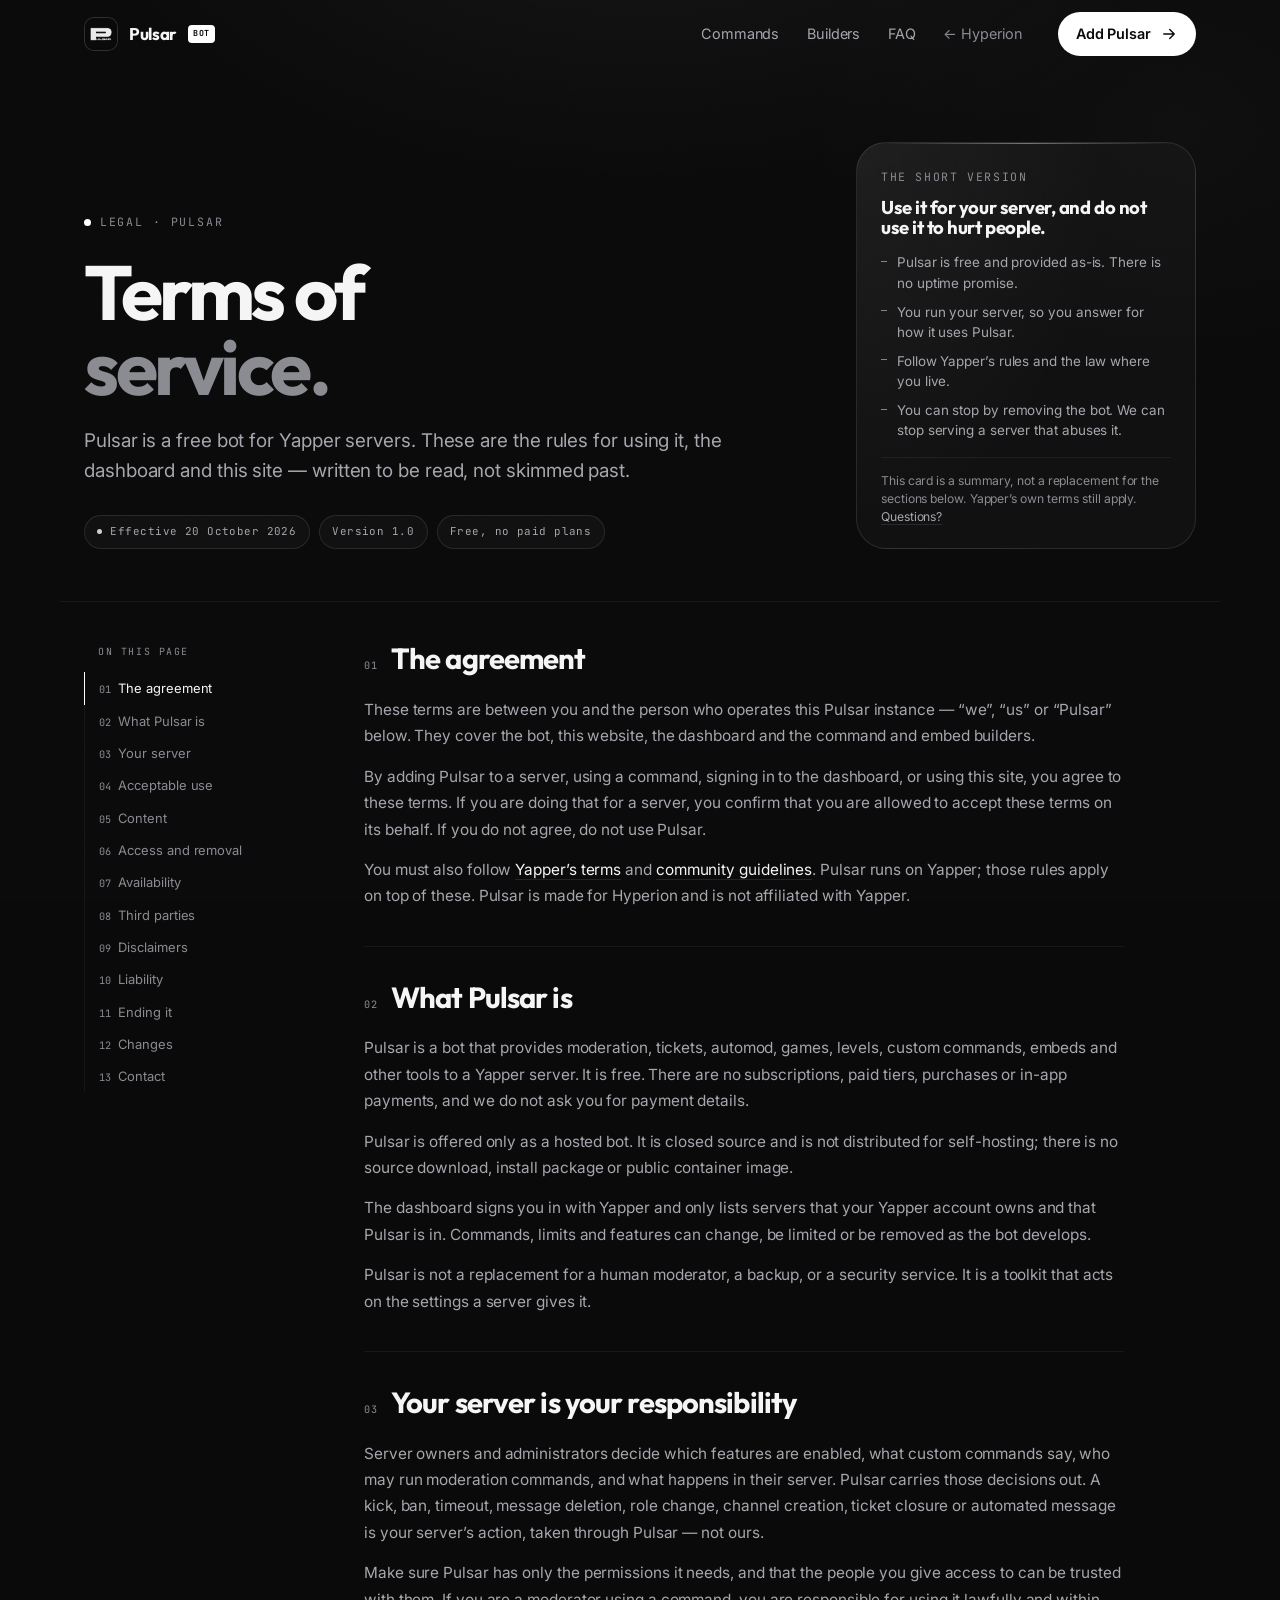
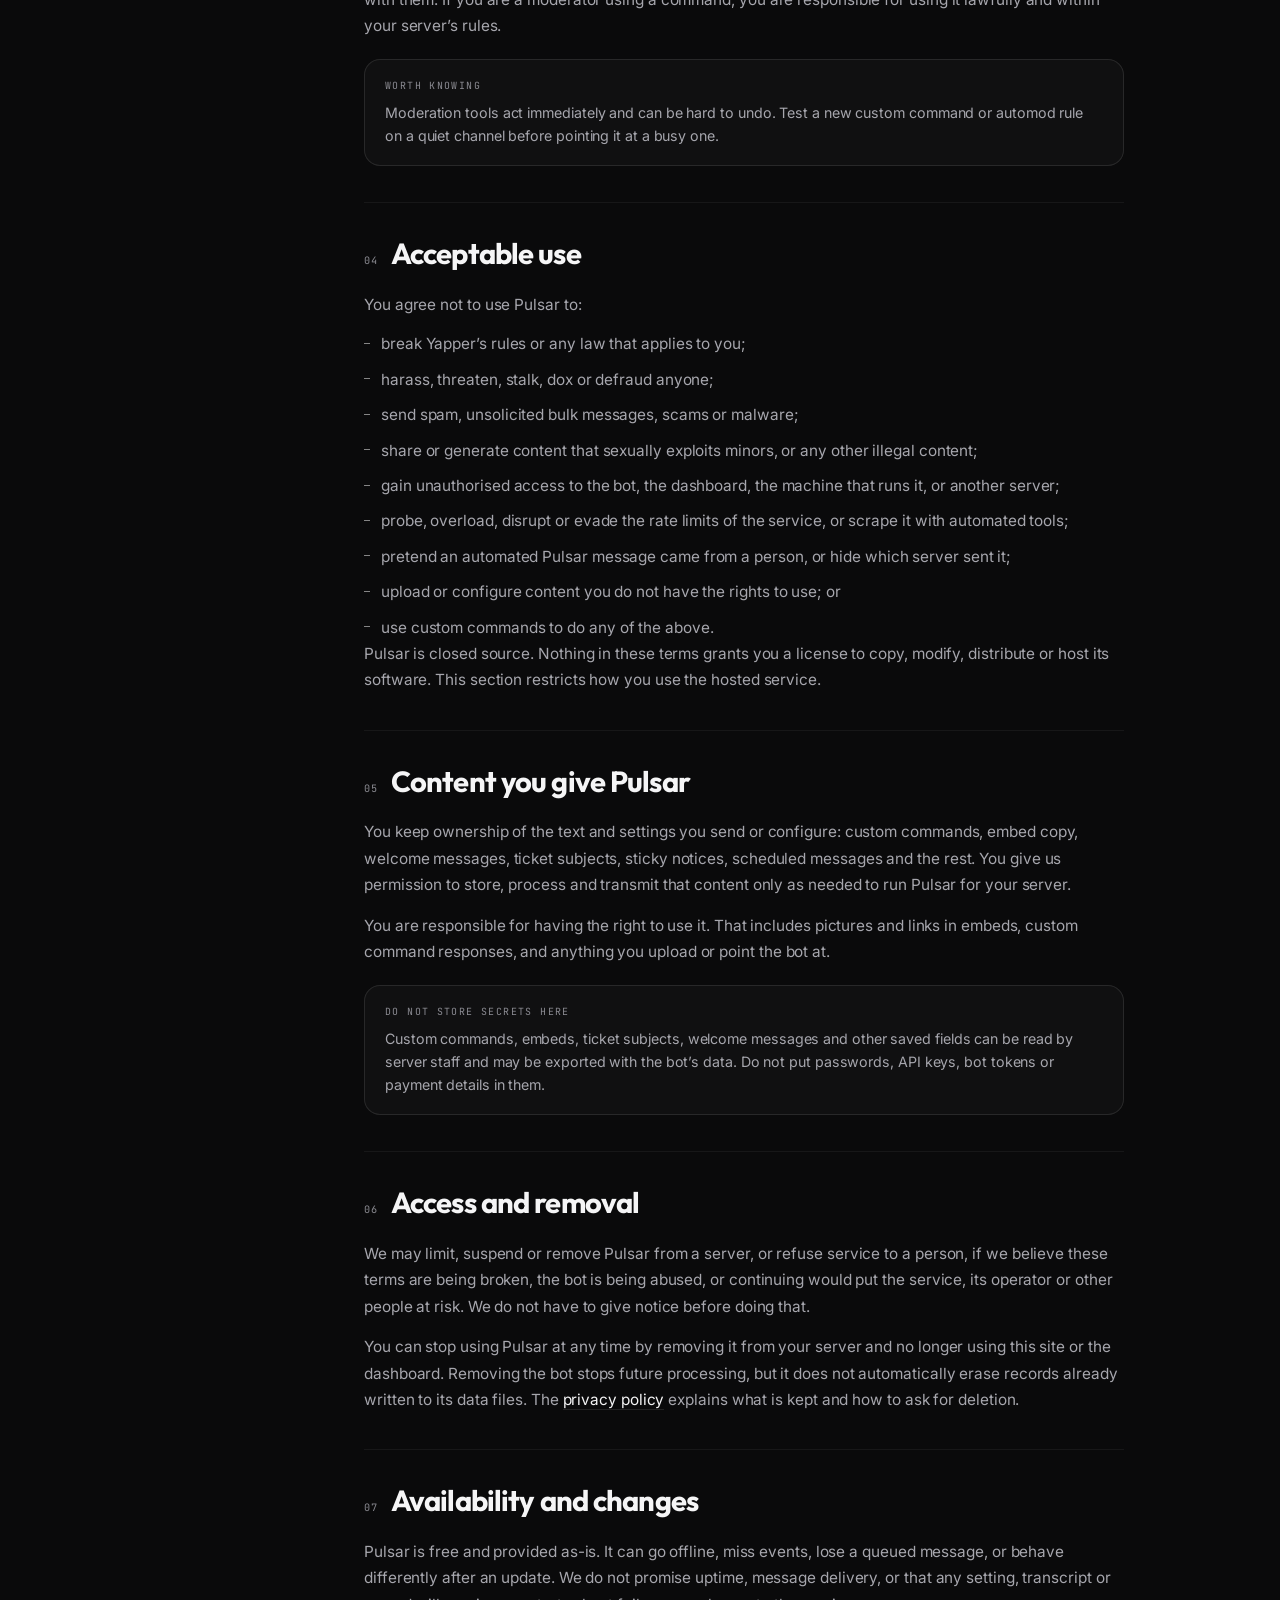
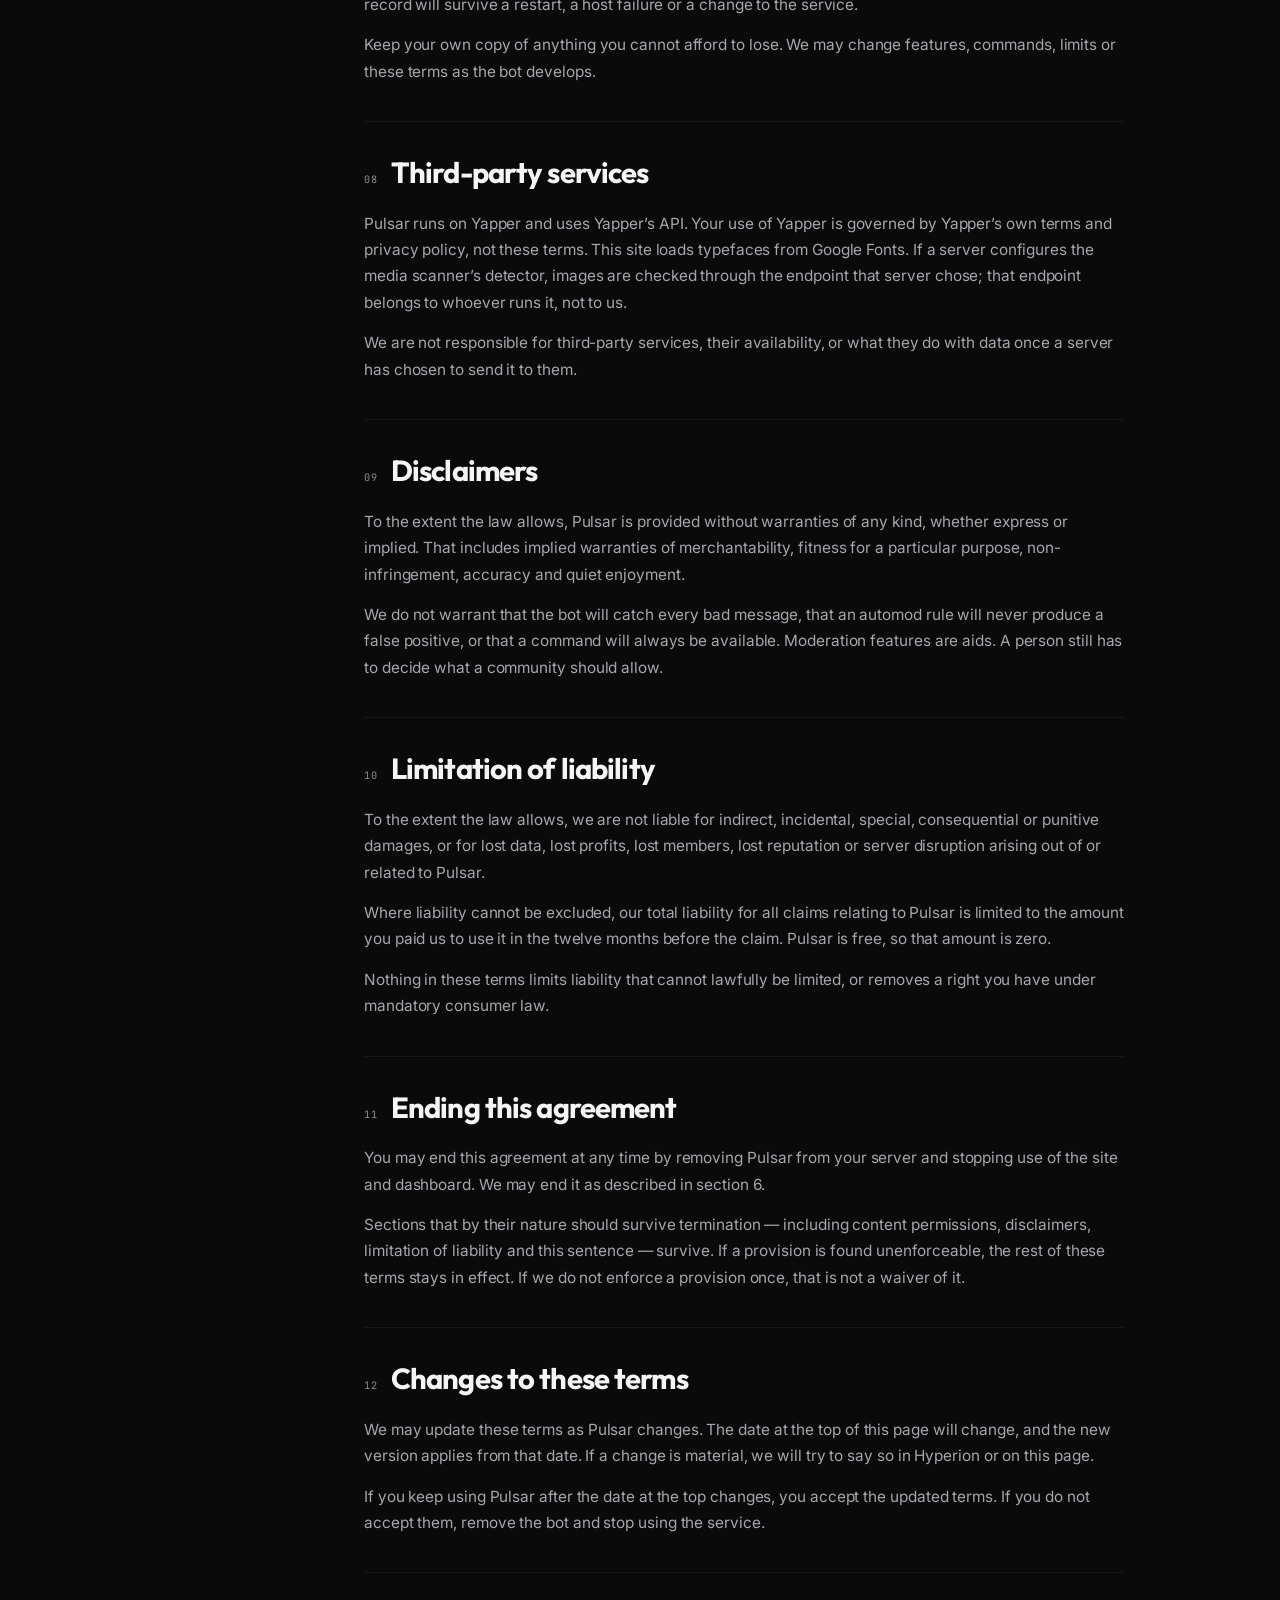
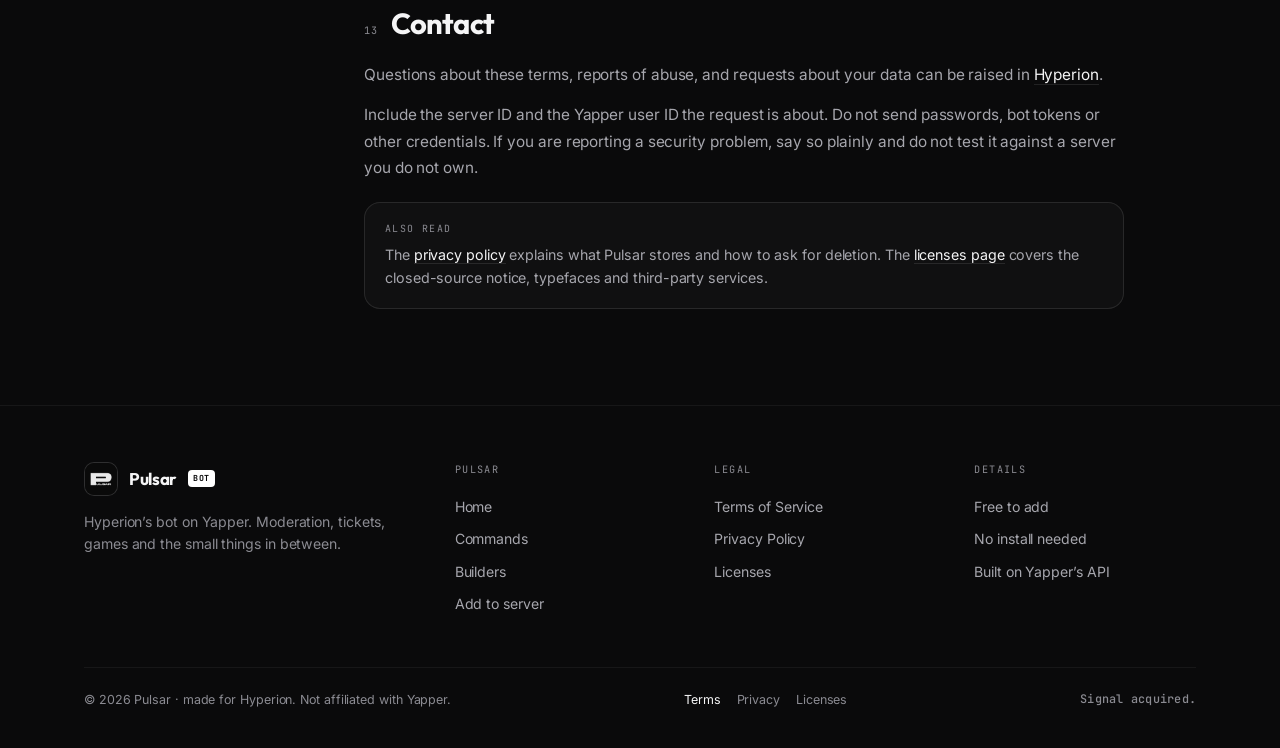
<file: pulsar/terms/index.html>
<!DOCTYPE html>
<html lang="en">
<head>
<meta charset="utf-8">
<meta name="viewport" content="width=device-width, initial-scale=1">
<title>Terms of Service · Pulsar</title>
<meta name="description" content="The terms for using Pulsar, the free Yapper bot: your server's responsibilities, acceptable use, availability and liability.">
<link rel="icon" href="../../pulsar-avatar.png">
<meta name="theme-color" content="#0a0a0b">
<meta property="og:type" content="article">
<meta property="og:title" content="Terms of Service · Pulsar">
<meta property="og:description" content="The rules for using Pulsar, written to be read.">
<meta property="og:image" content="../../pulsar-banner.webp">
<link rel="preconnect" href="https://fonts.googleapis.com">
<link rel="preconnect" href="https://fonts.gstatic.com" crossorigin>
<link href="https://fonts.googleapis.com/css2?family=Outfit:wght@400;500;600;700;800&family=Inter:wght@400;450;500;600&family=JetBrains+Mono:wght@400;500&display=swap" rel="stylesheet">
<link rel="stylesheet" href="../legal.css">
</head>
<body>
<a class="skip" href="#main">Skip to content</a>

<header class="nav" id="nav">
  <div class="wrap nav-in">
    <a class="brand" href="../" aria-label="Pulsar home">
      <span class="mark"><img src="../../pulsar-avatar.png" alt=""></span>
      Pulsar
      <span class="bot-pill">Bot</span>
    </a>
    <nav class="nav-links" aria-label="Primary">
      <a href="../#commands">Commands</a>
      <a href="../#builders">Builders</a>
      <a href="../#faq">FAQ</a>
      <a class="back" href="../../">&larr; Hyperion</a>
    </nav>
    <a class="btn btn-primary btn-sm nav-cta" href="../#add">
      Add Pulsar
      <svg viewBox="0 0 24 24" fill="none" stroke="currentColor" stroke-width="1.8" stroke-linecap="round" stroke-linejoin="round"><path d="M5 12h13M13 6l6 6-6 6"/></svg>
    </a>
    <button class="nav-toggle" id="navToggle" aria-label="Open menu" aria-expanded="false" aria-controls="mobileMenu" type="button">
      <svg viewBox="0 0 24 24" fill="none" stroke="currentColor" stroke-width="1.7" stroke-linecap="round"><path d="M4 7h16M4 12h16M4 17h16"/></svg>
    </button>
  </div>
</header>
<div class="mobile-menu" id="mobileMenu">
  <a href="../">Pulsar home</a>
  <a href="../#commands">Commands</a>
  <a href="../#builders">Builders</a>
  <a href="../#faq">FAQ</a>
  <a href="../#add">Add to server</a>
  <a href="../../">Back to Hyperion</a>
</div>

<main id="main">
  <section class="legal-hero">
    <div class="wrap legal-hero-grid">
      <div>
        <span class="eyebrow"><span class="sig" aria-hidden="true"></span>Legal · Pulsar</span>
        <h1 class="display">Terms of<br><span class="muted">service.</span></h1>
        <p class="lead">Pulsar is a free bot for Yapper servers. These are the rules for using it, the dashboard and this site — written to be read, not skimmed past.</p>
        <div class="meta-row">
          <span class="stamp"><i aria-hidden="true"></i>Effective 20 October 2026</span>
          <span class="stamp">Version 1.0</span>
          <span class="stamp">Free, no paid plans</span>
        </div>
      </div>

      <aside class="summary-card" aria-label="Plain-language summary">
        <span class="tag">The short version</span>
        <h2>Use it for your server, and do not use it to hurt people.</h2>
        <ul>
          <li>Pulsar is free and provided as-is. There is no uptime promise.</li>
          <li>You run your server, so you answer for how it uses Pulsar.</li>
          <li>Follow Yapper’s rules and the law where you live.</li>
          <li>You can stop by removing the bot. We can stop serving a server that abuses it.</li>
        </ul>
        <p class="summary-note">This card is a summary, not a replacement for the sections below. Yapper’s own terms still apply. <a href="#contact">Questions?</a></p>
      </aside>
    </div>
  </section>

  <section class="legal-body">
    <div class="wrap legal-grid">
      <nav class="toc" aria-label="On this page">
        <p class="toc-title">On this page</p>
        <a href="#agreement"><span class="num">01</span>The agreement</a>
        <a href="#what"><span class="num">02</span>What Pulsar is</a>
        <a href="#responsibility"><span class="num">03</span>Your server</a>
        <a href="#acceptable"><span class="num">04</span>Acceptable use</a>
        <a href="#content"><span class="num">05</span>Content</a>
        <a href="#access"><span class="num">06</span>Access and removal</a>
        <a href="#availability"><span class="num">07</span>Availability</a>
        <a href="#third-parties"><span class="num">08</span>Third parties</a>
        <a href="#disclaimers"><span class="num">09</span>Disclaimers</a>
        <a href="#liability"><span class="num">10</span>Liability</a>
        <a href="#ending"><span class="num">11</span>Ending it</a>
        <a href="#changes"><span class="num">12</span>Changes</a>
        <a href="#contact"><span class="num">13</span>Contact</a>
      </nav>

      <article class="prose">
        <section id="agreement">
          <div class="section-kicker"><span class="section-num">01</span><h2>The agreement</h2></div>
          <p>These terms are between you and the person who operates this Pulsar instance — “we”, “us” or “Pulsar” below. They cover the bot, this website, the dashboard and the command and embed builders.</p>
          <p>By adding Pulsar to a server, using a command, signing in to the dashboard, or using this site, you agree to these terms. If you are doing that for a server, you confirm that you are allowed to accept these terms on its behalf. If you do not agree, do not use Pulsar.</p>
          <p>You must also follow <a href="https://yapper.website/terms" target="_blank" rel="noopener">Yapper’s terms</a> and <a href="https://yapper.website/guidelines" target="_blank" rel="noopener">community guidelines</a>. Pulsar runs on Yapper; those rules apply on top of these. Pulsar is made for Hyperion and is not affiliated with Yapper.</p>
        </section>

        <section id="what">
          <div class="section-kicker"><span class="section-num">02</span><h2>What Pulsar is</h2></div>
          <p>Pulsar is a bot that provides moderation, tickets, automod, games, levels, custom commands, embeds and other tools to a Yapper server. It is free. There are no subscriptions, paid tiers, purchases or in-app payments, and we do not ask you for payment details.</p>
          <p>Pulsar is offered only as a hosted bot. It is closed source and is not distributed for self-hosting; there is no source download, install package or public container image.</p>
          <p>The dashboard signs you in with Yapper and only lists servers that your Yapper account owns and that Pulsar is in. Commands, limits and features can change, be limited or be removed as the bot develops.</p>
          <p>Pulsar is not a replacement for a human moderator, a backup, or a security service. It is a toolkit that acts on the settings a server gives it.</p>
        </section>

        <section id="responsibility">
          <div class="section-kicker"><span class="section-num">03</span><h2>Your server is your responsibility</h2></div>
          <p>Server owners and administrators decide which features are enabled, what custom commands say, who may run moderation commands, and what happens in their server. Pulsar carries those decisions out. A kick, ban, timeout, message deletion, role change, channel creation, ticket closure or automated message is your server’s action, taken through Pulsar — not ours.</p>
          <p>Make sure Pulsar has only the permissions it needs, and that the people you give access to can be trusted with them. If you are a moderator using a command, you are responsible for using it lawfully and within your server’s rules.</p>
          <div class="callout">
            <span class="callout-label">Worth knowing</span>
            <p>Moderation tools act immediately and can be hard to undo. Test a new custom command or automod rule on a quiet channel before pointing it at a busy one.</p>
          </div>
        </section>

        <section id="acceptable">
          <div class="section-kicker"><span class="section-num">04</span><h2>Acceptable use</h2></div>
          <p>You agree not to use Pulsar to:</p>
          <ul>
            <li>break Yapper’s rules or any law that applies to you;</li>
            <li>harass, threaten, stalk, dox or defraud anyone;</li>
            <li>send spam, unsolicited bulk messages, scams or malware;</li>
            <li>share or generate content that sexually exploits minors, or any other illegal content;</li>
            <li>gain unauthorised access to the bot, the dashboard, the machine that runs it, or another server;</li>
            <li>probe, overload, disrupt or evade the rate limits of the service, or scrape it with automated tools;</li>
            <li>pretend an automated Pulsar message came from a person, or hide which server sent it;</li>
            <li>upload or configure content you do not have the rights to use; or</li>
            <li>use custom commands to do any of the above.</li>
          </ul>
          <p>Pulsar is closed source. Nothing in these terms grants you a license to copy, modify, distribute or host its software. This section restricts how you use the hosted service.</p>
        </section>

        <section id="content">
          <div class="section-kicker"><span class="section-num">05</span><h2>Content you give Pulsar</h2></div>
          <p>You keep ownership of the text and settings you send or configure: custom commands, embed copy, welcome messages, ticket subjects, sticky notices, scheduled messages and the rest. You give us permission to store, process and transmit that content only as needed to run Pulsar for your server.</p>
          <p>You are responsible for having the right to use it. That includes pictures and links in embeds, custom command responses, and anything you upload or point the bot at.</p>
          <div class="callout">
            <span class="callout-label">Do not store secrets here</span>
            <p>Custom commands, embeds, ticket subjects, welcome messages and other saved fields can be read by server staff and may be exported with the bot’s data. Do not put passwords, API keys, bot tokens or payment details in them.</p>
          </div>
        </section>

        <section id="access">
          <div class="section-kicker"><span class="section-num">06</span><h2>Access and removal</h2></div>
          <p>We may limit, suspend or remove Pulsar from a server, or refuse service to a person, if we believe these terms are being broken, the bot is being abused, or continuing would put the service, its operator or other people at risk. We do not have to give notice before doing that.</p>
          <p>You can stop using Pulsar at any time by removing it from your server and no longer using this site or the dashboard. Removing the bot stops future processing, but it does not automatically erase records already written to its data files. The <a href="../privacy/">privacy policy</a> explains what is kept and how to ask for deletion.</p>
        </section>

        <section id="availability">
          <div class="section-kicker"><span class="section-num">07</span><h2>Availability and changes</h2></div>
          <p>Pulsar is free and provided as-is. It can go offline, miss events, lose a queued message, or behave differently after an update. We do not promise uptime, message delivery, or that any setting, transcript or record will survive a restart, a host failure or a change to the service.</p>
          <p>Keep your own copy of anything you cannot afford to lose. We may change features, commands, limits or these terms as the bot develops.</p>
        </section>

        <section id="third-parties">
          <div class="section-kicker"><span class="section-num">08</span><h2>Third-party services</h2></div>
          <p>Pulsar runs on Yapper and uses Yapper’s API. Your use of Yapper is governed by Yapper’s own terms and privacy policy, not these terms. This site loads typefaces from Google Fonts. If a server configures the media scanner’s detector, images are checked through the endpoint that server chose; that endpoint belongs to whoever runs it, not to us.</p>
          <p>We are not responsible for third-party services, their availability, or what they do with data once a server has chosen to send it to them.</p>
        </section>

        <section id="disclaimers">
          <div class="section-kicker"><span class="section-num">09</span><h2>Disclaimers</h2></div>
          <p>To the extent the law allows, Pulsar is provided without warranties of any kind, whether express or implied. That includes implied warranties of merchantability, fitness for a particular purpose, non-infringement, accuracy and quiet enjoyment.</p>
          <p>We do not warrant that the bot will catch every bad message, that an automod rule will never produce a false positive, or that a command will always be available. Moderation features are aids. A person still has to decide what a community should allow.</p>
        </section>

        <section id="liability">
          <div class="section-kicker"><span class="section-num">10</span><h2>Limitation of liability</h2></div>
          <p>To the extent the law allows, we are not liable for indirect, incidental, special, consequential or punitive damages, or for lost data, lost profits, lost members, lost reputation or server disruption arising out of or related to Pulsar.</p>
          <p>Where liability cannot be excluded, our total liability for all claims relating to Pulsar is limited to the amount you paid us to use it in the twelve months before the claim. Pulsar is free, so that amount is zero.</p>
          <p>Nothing in these terms limits liability that cannot lawfully be limited, or removes a right you have under mandatory consumer law.</p>
        </section>

        <section id="ending">
          <div class="section-kicker"><span class="section-num">11</span><h2>Ending this agreement</h2></div>
          <p>You may end this agreement at any time by removing Pulsar from your server and stopping use of the site and dashboard. We may end it as described in section 6.</p>
          <p>Sections that by their nature should survive termination — including content permissions, disclaimers, limitation of liability and this sentence — survive. If a provision is found unenforceable, the rest of these terms stays in effect. If we do not enforce a provision once, that is not a waiver of it.</p>
        </section>

        <section id="changes">
          <div class="section-kicker"><span class="section-num">12</span><h2>Changes to these terms</h2></div>
          <p>We may update these terms as Pulsar changes. The date at the top of this page will change, and the new version applies from that date. If a change is material, we will try to say so in Hyperion or on this page.</p>
          <p>If you keep using Pulsar after the date at the top changes, you accept the updated terms. If you do not accept them, remove the bot and stop using the service.</p>
        </section>

        <section id="contact">
          <div class="section-kicker"><span class="section-num">13</span><h2>Contact</h2></div>
          <p>Questions about these terms, reports of abuse, and requests about your data can be raised in <a href="https://yapper.website/invite/hyperion" target="_blank" rel="noopener">Hyperion</a>.</p>
          <p>Include the server ID and the Yapper user ID the request is about. Do not send passwords, bot tokens or other credentials. If you are reporting a security problem, say so plainly and do not test it against a server you do not own.</p>
          <div class="callout">
            <span class="callout-label">Also read</span>
            <p>The <a href="../privacy/">privacy policy</a> explains what Pulsar stores and how to ask for deletion. The <a href="../licenses/">licenses page</a> covers the closed-source notice, typefaces and third-party services.</p>
          </div>
        </section>
      </article>
    </div>
  </section>
</main>

<footer class="foot">
  <div class="wrap">
    <div class="foot-top">
      <div class="foot-brand">
        <a class="brand" href="../">
          <span class="mark"><img src="../../pulsar-avatar.png" alt=""></span>
          Pulsar
          <span class="bot-pill">Bot</span>
        </a>
        <p>Hyperion’s bot on Yapper. Moderation, tickets, games and the small things in between.</p>
      </div>
      <div class="foot-col">
        <div class="fl">Pulsar</div>
        <a href="../">Home</a>
        <a href="../#commands">Commands</a>
        <a href="../#builders">Builders</a>
        <a href="../#add">Add to server</a>
      </div>
      <div class="foot-col">
        <div class="fl">Legal</div>
        <a href="./" aria-current="page">Terms of Service</a>
        <a href="../privacy/">Privacy Policy</a>
        <a href="../licenses/">Licenses</a>
      </div>
      <div class="foot-col">
        <div class="fl">Details</div>
        <span>Free to add</span>
        <span>No install needed</span>
        <span>Built on Yapper’s API</span>
      </div>
    </div>
    <div class="foot-bot">
      <span>© <span id="year">2026</span> Pulsar · made for Hyperion. Not affiliated with Yapper.</span>
      <nav class="foot-legal" aria-label="Legal">
        <a href="./" aria-current="page">Terms</a>
        <a href="../privacy/">Privacy</a>
        <a href="../licenses/">Licenses</a>
      </nav>
      <span class="mono">Signal acquired.</span>
    </div>
  </div>
</footer>

<script src="../legal.js"></script>
</body>
</html>
</file>
<file: pulsar/legal.css>
/* ============================================================
   Pulsar — legal pages
   One stylesheet for /terms, /privacy and /licenses so a policy
   edit cannot drift into a second design. Same near-black ground,
   white ink, hairline chrome and type scale as the main site.
   ============================================================ */

:root {
  --bg: #0a0a0b;
  --bg-elev: #0f0f11;
  --ink: #f5f5f6;
  --ink-2: #a6a6ad;
  --ink-3: #8b8b92;
  --line: rgba(255, 255, 255, 0.10);
  --line-2: rgba(255, 255, 255, 0.055);
  --surface: rgba(255, 255, 255, 0.028);
  --surface-2: rgba(255, 255, 255, 0.055);
  --white: #ffffff;
  --r-sm: 10px;
  --r-md: 16px;
  --r-lg: 22px;
  --r-xl: 30px;
  --r-full: 999px;
  --maxw: 1160px;
  --ease: cubic-bezier(0.16, 1, 0.3, 1);
  --font-display: "Outfit", "Inter", system-ui, sans-serif;
  --font-body: "Inter", system-ui, -apple-system, sans-serif;
  --font-mono: "JetBrains Mono", ui-monospace, SFMono-Regular, Menlo, monospace;
}

*,
*::before,
*::after {
  box-sizing: border-box;
}

html {
  scroll-behavior: smooth;
  -webkit-text-size-adjust: 100%;
}

@media (prefers-reduced-motion: reduce) {
  html {
    scroll-behavior: auto;
  }
  *,
  *::before,
  *::after {
    animation-duration: 0.001ms !important;
    animation-iteration-count: 1 !important;
    transition-duration: 0.001ms !important;
  }
}

body {
  margin: 0;
  background: var(--bg);
  color: var(--ink);
  font-family: var(--font-body);
  font-size: 16px;
  line-height: 1.6;
  letter-spacing: -0.005em;
  -webkit-font-smoothing: antialiased;
  text-rendering: optimizeLegibility;
  overflow-x: hidden;
}

body::before {
  content: "";
  position: fixed;
  inset: 0;
  z-index: 0;
  pointer-events: none;
  background:
    radial-gradient(900px 560px at 50% -180px, rgba(255, 255, 255, 0.06), transparent 70%),
    radial-gradient(620px 460px at 92% 14%, rgba(255, 255, 255, 0.022), transparent 62%);
}

body::after {
  content: "";
  position: fixed;
  inset: 0;
  z-index: 1;
  pointer-events: none;
  opacity: 0.045;
  background-image: url("data:image/svg+xml,%3Csvg xmlns='http://www.w3.org/2000/svg' width='140' height='140'%3E%3Cfilter id='n'%3E%3CfeTurbulence type='fractalNoise' baseFrequency='.9' numOctaves='2' stitchTiles='stitch'/%3E%3C/filter%3E%3Crect width='100%25' height='100%25' filter='url(%23n)'/%3E%3C/svg%3E");
  mix-blend-mode: overlay;
}

::selection {
  background: #fff;
  color: #0a0a0b;
}

:focus-visible {
  outline: 2px solid #fff;
  outline-offset: 3px;
  border-radius: 6px;
}

* {
  scrollbar-width: thin;
  scrollbar-color: rgba(255, 255, 255, 0.22) transparent;
}

::-webkit-scrollbar {
  width: 12px;
  height: 12px;
}

::-webkit-scrollbar-track {
  background: transparent;
}

::-webkit-scrollbar-thumb {
  background: rgba(255, 255, 255, 0.16);
  border: 3px solid var(--bg);
  border-radius: 99px;
}

::-webkit-scrollbar-thumb:hover {
  background: rgba(255, 255, 255, 0.3);
}

img {
  max-width: 100%;
  display: block;
}

a {
  color: inherit;
  text-decoration: none;
}

button {
  font: inherit;
  color: inherit;
}

.wrap {
  width: 100%;
  max-width: var(--maxw);
  margin: 0 auto;
  padding: 0 24px;
}

.sr-only {
  position: absolute;
  width: 1px;
  height: 1px;
  padding: 0;
  margin: -1px;
  overflow: hidden;
  clip: rect(0, 0, 0, 0);
  white-space: nowrap;
  border: 0;
}

.skip {
  position: fixed;
  top: 12px;
  left: 12px;
  z-index: 200;
  transform: translateY(-200%);
  background: #fff;
  color: #0a0a0b;
  padding: 10px 16px;
  border-radius: 10px;
  font-weight: 600;
  font-size: 14px;
}

.skip:focus {
  transform: none;
}

/* ---------- typography ---------- */

h1,
h2,
h3 {
  font-family: var(--font-display);
  font-weight: 700;
  letter-spacing: -0.03em;
  line-height: 1.05;
  margin: 0;
}

.display {
  font-size: clamp(2.8rem, 6.2vw, 4.8rem);
  font-weight: 700;
  line-height: 0.98;
  letter-spacing: -0.045em;
}

.muted {
  color: var(--ink-3);
}

.lead {
  font-size: clamp(1.02rem, 1.5vw, 1.18rem);
  color: var(--ink-2);
  max-width: 66ch;
}

p {
  margin: 0;
}

.mono {
  font-family: var(--font-mono);
  font-weight: 500;
  letter-spacing: 0.02em;
}

.tag {
  font-family: var(--font-mono);
  font-size: 0.72rem;
  letter-spacing: 0.14em;
  text-transform: uppercase;
  color: var(--ink-3);
}

.eyebrow {
  display: inline-flex;
  align-items: center;
  gap: 0.55rem;
  font-family: var(--font-mono);
  font-size: 0.72rem;
  letter-spacing: 0.16em;
  text-transform: uppercase;
  color: var(--ink-3);
}

.eyebrow .sig {
  width: 7px;
  height: 7px;
  border-radius: 50%;
  background: #fff;
  box-shadow: 0 0 0 0 rgba(255, 255, 255, 0.55);
  animation: pulse 2.4s infinite;
}

@keyframes pulse {
  0% {
    box-shadow: 0 0 0 0 rgba(255, 255, 255, 0.45);
  }
  70% {
    box-shadow: 0 0 0 9px rgba(255, 255, 255, 0);
  }
  100% {
    box-shadow: 0 0 0 0 rgba(255, 255, 255, 0);
  }
}

/* ---------- buttons ---------- */

.btn {
  --pad: 0.82rem 1.35rem;
  display: inline-flex;
  align-items: center;
  gap: 0.6rem;
  padding: var(--pad);
  border-radius: var(--r-full);
  font-weight: 600;
  font-size: 0.95rem;
  letter-spacing: -0.01em;
  border: 1px solid transparent;
  cursor: pointer;
  transition: transform 0.35s var(--ease), background 0.3s var(--ease), border-color 0.3s var(--ease), color 0.3s var(--ease), box-shadow 0.35s var(--ease);
  white-space: nowrap;
}

.btn svg {
  width: 18px;
  height: 18px;
  flex: none;
  transition: transform 0.35s var(--ease);
}

.btn-primary {
  background: #fff;
  color: #0a0a0b;
}

.btn-primary:hover {
  transform: translateY(-2px);
  box-shadow: 0 12px 30px -12px rgba(255, 255, 255, 0.55);
}

.btn-primary:hover svg {
  transform: translateX(3px);
}

.btn-ghost {
  background: var(--surface);
  border-color: var(--line);
  color: var(--ink);
}

.btn-ghost:hover {
  background: var(--surface-2);
  border-color: rgba(255, 255, 255, 0.24);
  transform: translateY(-2px);
}

.btn-sm {
  --pad: 0.6rem 1.05rem;
  font-size: 0.9rem;
}

/* ---------- nav ---------- */

.nav {
  position: fixed;
  top: 0;
  left: 0;
  right: 0;
  z-index: 100;
  transition: background 0.4s var(--ease), border-color 0.4s var(--ease), backdrop-filter 0.4s;
}

.nav::after {
  content: "";
  position: absolute;
  inset: 0;
  border-bottom: 1px solid transparent;
  transition: border-color 0.4s var(--ease);
  pointer-events: none;
}

.nav.scrolled {
  background: rgba(10, 10, 11, 0.72);
  backdrop-filter: blur(14px) saturate(120%);
  -webkit-backdrop-filter: blur(14px) saturate(120%);
}

.nav.scrolled::after {
  border-color: var(--line-2);
}

.nav-in {
  display: flex;
  align-items: center;
  gap: 14px;
  height: 68px;
}

.brand {
  display: flex;
  align-items: center;
  gap: 11px;
  font-family: var(--font-display);
  font-weight: 700;
  font-size: 1.06rem;
  letter-spacing: -0.02em;
  position: relative;
  z-index: 2;
}

.brand .mark {
  width: 34px;
  height: 34px;
  border-radius: 10px;
  overflow: hidden;
  background: var(--surface-2);
  border: 1px solid var(--line);
  position: relative;
  flex: none;
}

.brand .mark img {
  width: 100%;
  height: 100%;
  object-fit: cover;
}

.brand .bot-pill {
  font-family: var(--font-mono);
  font-size: 0.52rem;
  letter-spacing: 0.1em;
  text-transform: uppercase;
  background: #fff;
  color: #0a0a0b;
  border-radius: 4px;
  padding: 0.12rem 0.3rem;
}

.nav-links {
  display: flex;
  align-items: center;
  gap: 2px;
  margin-left: auto;
}

.nav-links a {
  position: relative;
  padding: 0.5rem 0.8rem;
  border-radius: var(--r-full);
  font-size: 0.9rem;
  color: var(--ink-2);
  transition: color 0.25s, background 0.25s;
}

.nav-links a:hover {
  color: var(--ink);
  background: var(--surface);
}

.nav-links a.active {
  color: var(--ink);
}

.nav-links a.active::after {
  content: "";
  position: absolute;
  left: 50%;
  bottom: 2px;
  transform: translateX(-50%);
  width: 5px;
  height: 5px;
  border-radius: 50%;
  background: #fff;
}

.nav-links .back {
  color: var(--ink-3);
}

.nav-cta {
  margin-left: 10px;
  position: relative;
  z-index: 2;
}

.nav-toggle {
  display: none;
  margin-left: auto;
  width: 42px;
  height: 42px;
  border-radius: 12px;
  border: 1px solid var(--line);
  background: var(--surface);
  align-items: center;
  justify-content: center;
  cursor: pointer;
}

.nav-toggle svg {
  width: 20px;
  height: 20px;
}

.mobile-menu {
  display: none;
}

/* ---------- hero ---------- */

.legal-hero {
  position: relative;
  z-index: 2;
  padding-top: 142px;
  padding-bottom: 52px;
}

.legal-hero-grid {
  display: grid;
  grid-template-columns: minmax(0, 1fr) 340px;
  gap: clamp(34px, 5vw, 72px);
  align-items: end;
}

.legal-hero .display {
  margin-top: 20px;
}

.legal-hero .lead {
  margin-top: 22px;
}

.meta-row {
  display: flex;
  flex-wrap: wrap;
  align-items: center;
  gap: 9px;
  margin-top: 28px;
}

.stamp {
  display: inline-flex;
  align-items: center;
  gap: 8px;
  padding: 0.48rem 0.78rem;
  border: 1px solid var(--line);
  border-radius: var(--r-full);
  background: var(--surface);
  color: var(--ink-2);
  font-family: var(--font-mono);
  font-size: 0.68rem;
  letter-spacing: 0.04em;
  white-space: nowrap;
}

.stamp i {
  width: 5px;
  height: 5px;
  border-radius: 50%;
  background: #fff;
  opacity: 0.8;
}

.summary-card {
  position: relative;
  border: 1px solid var(--line);
  border-radius: var(--r-xl);
  background:
    radial-gradient(120% 150% at 0% 0%, rgba(255, 255, 255, 0.055), transparent 62%),
    var(--surface);
  padding: 25px 24px 22px;
}

.summary-card::before {
  content: "";
  position: absolute;
  top: 0;
  left: 24px;
  right: 24px;
  height: 1px;
  background: linear-gradient(90deg, transparent, rgba(255, 255, 255, 0.4), transparent);
}

.summary-card .tag {
  display: block;
  margin-bottom: 12px;
}

.summary-card h2 {
  font-size: 1.16rem;
  letter-spacing: -0.025em;
}

.summary-card ul {
  list-style: none;
  margin: 15px 0 0;
  padding: 0;
  display: flex;
  flex-direction: column;
  gap: 9px;
}

.summary-card li {
  position: relative;
  padding-left: 16px;
  color: var(--ink-2);
  font-size: 0.84rem;
  line-height: 1.5;
}

.summary-card li::before {
  content: "";
  position: absolute;
  left: 0;
  top: 0.62em;
  width: 6px;
  height: 1px;
  background: rgba(255, 255, 255, 0.48);
}

.summary-card .summary-note {
  margin-top: 16px;
  padding-top: 14px;
  border-top: 1px solid var(--line-2);
  color: var(--ink-3);
  font-size: 0.76rem;
  line-height: 1.5;
}

.summary-card .summary-note a {
  color: var(--ink-2);
  border-bottom: 1px solid var(--line);
}

.summary-card .summary-note a:hover {
  color: #fff;
  border-color: #fff;
}

/* ---------- body ---------- */

.legal-body {
  position: relative;
  z-index: 2;
  padding-bottom: 96px;
}

.legal-grid {
  display: grid;
  grid-template-columns: 216px minmax(0, 1fr);
  gap: clamp(34px, 5vw, 72px);
  align-items: start;
  border-top: 1px solid var(--line-2);
  padding-top: 42px;
}

.toc {
  position: sticky;
  top: 92px;
}

.toc-title {
  margin: 0 0 12px 14px;
  font-family: var(--font-mono);
  font-size: 0.62rem;
  letter-spacing: 0.16em;
  text-transform: uppercase;
  color: var(--ink-3);
}

.toc a {
  display: block;
  padding: 7px 0 7px 14px;
  border-left: 1px solid var(--line-2);
  color: var(--ink-3);
  font-size: 0.81rem;
  line-height: 1.4;
  transition: color 0.2s, border-color 0.2s;
}

.toc a:hover,
.toc a.active {
  color: var(--ink);
  border-color: #fff;
}

.toc a .num {
  display: inline-block;
  width: 1.9em;
  font-family: var(--font-mono);
  font-size: 0.64rem;
  color: var(--ink-3);
}

.prose {
  min-width: 0;
  max-width: 760px;
}

.prose section {
  padding-bottom: 36px;
  margin-bottom: 36px;
  border-bottom: 1px solid var(--line-2);
  scroll-margin-top: 102px;
}

.prose section:last-child {
  padding-bottom: 0;
  margin-bottom: 0;
  border-bottom: 0;
}

.section-kicker {
  display: flex;
  align-items: baseline;
  gap: 12px;
  margin-bottom: 9px;
}

.section-num {
  font-family: var(--font-mono);
  font-size: 0.64rem;
  letter-spacing: 0.14em;
  color: var(--ink-3);
}

.prose h2 {
  font-size: clamp(1.45rem, 2.3vw, 1.82rem);
  margin-bottom: 13px;
}

.prose h3 {
  font-size: 1.02rem;
  letter-spacing: -0.015em;
  margin: 26px 0 8px;
  color: var(--ink);
}

.prose p,
.prose li {
  color: var(--ink-2);
  font-size: 0.96rem;
  line-height: 1.72;
}

.prose p + p {
  margin-top: 14px;
}

.prose ul {
  list-style: none;
  margin: 13px 0 0;
  padding: 0;
  display: flex;
  flex-direction: column;
  gap: 9px;
}

.prose li {
  position: relative;
  padding-left: 17px;
}

.prose li::before {
  content: "";
  position: absolute;
  left: 0;
  top: 0.76em;
  width: 6px;
  height: 1px;
  background: rgba(255, 255, 255, 0.5);
}

.prose strong {
  color: var(--ink);
  font-weight: 600;
}

.prose a {
  color: var(--ink);
  border-bottom: 1px solid var(--line);
}

.prose a:hover {
  border-color: #fff;
}

.prose code {
  font-family: var(--font-mono);
  font-size: 0.82em;
  color: var(--ink);
  background: rgba(255, 255, 255, 0.05);
  border: 1px solid var(--line-2);
  border-radius: 5px;
  padding: 0.05rem 0.3rem;
  overflow-wrap: anywhere;
}

.callout {
  margin-top: 20px;
  padding: 18px 20px;
  border: 1px solid var(--line);
  border-radius: var(--r-md);
  background: var(--surface);
}

.callout .callout-label {
  display: block;
  margin-bottom: 7px;
  font-family: var(--font-mono);
  font-size: 0.62rem;
  letter-spacing: 0.14em;
  text-transform: uppercase;
  color: var(--ink-3);
}

.callout p,
.callout li {
  font-size: 0.89rem;
  line-height: 1.62;
}

.callout ul {
  margin-top: 7px;
}

.data-table {
  width: 100%;
  margin-top: 18px;
  border-collapse: collapse;
  font-size: 0.86rem;
}

.data-table th {
  padding: 0 0 9px;
  text-align: left;
  font-family: var(--font-mono);
  font-size: 0.6rem;
  letter-spacing: 0.12em;
  text-transform: uppercase;
  color: var(--ink-3);
  font-weight: 500;
  border-bottom: 1px solid var(--line);
}

.data-table td {
  padding: 12px 14px 12px 0;
  vertical-align: top;
  color: var(--ink-2);
  line-height: 1.55;
  border-bottom: 1px solid var(--line-2);
}

.data-table tr:last-child td {
  border-bottom: 0;
}

.data-table td:first-child {
  width: 38%;
  color: var(--ink);
  font-weight: 500;
}

.license-block {
  margin-top: 18px;
  padding: 22px;
  border: 1px solid var(--line);
  border-radius: var(--r-md);
  background: var(--bg-elev);
  overflow-x: auto;
}

.license-block pre {
  margin: 0;
  font-family: var(--font-mono);
  font-size: 0.76rem;
  line-height: 1.75;
  color: var(--ink-2);
  white-space: pre-wrap;
}

.license-block .license-title {
  margin-bottom: 14px;
  padding-bottom: 12px;
  border-bottom: 1px solid var(--line-2);
  color: var(--ink);
  font-family: var(--font-display);
  font-size: 0.96rem;
  font-weight: 600;
}

.credit {
  margin-top: 18px;
  padding: 17px 19px;
  border: 1px solid var(--line-2);
  border-radius: var(--r-md);
  background: rgba(255, 255, 255, 0.014);
}

.credit .credit-head {
  display: flex;
  align-items: baseline;
  justify-content: space-between;
  gap: 14px;
  flex-wrap: wrap;
}

.credit .credit-head strong {
  color: var(--ink);
  font-size: 0.95rem;
  font-weight: 600;
}

.credit .credit-head span {
  font-family: var(--font-mono);
  font-size: 0.62rem;
  letter-spacing: 0.1em;
  text-transform: uppercase;
  color: var(--ink-3);
}

.credit p {
  margin-top: 6px;
  font-size: 0.86rem;
  color: var(--ink-3);
  line-height: 1.55;
}

.credit a {
  border-bottom: 1px solid var(--line);
}

.credit a:hover {
  border-color: #fff;
}

/* ---------- footer ---------- */

.foot {
  border-top: 1px solid var(--line-2);
  padding: 56px 0 38px;
  position: relative;
  z-index: 2;
}

.foot-top {
  display: grid;
  grid-template-columns: 1.5fr repeat(3, 1fr);
  gap: 38px;
}

.foot-brand .brand {
  margin-bottom: 15px;
}

.foot-brand p {
  color: var(--ink-3);
  font-size: 0.88rem;
  max-width: 36ch;
}

.foot-col .fl {
  font-family: var(--font-mono);
  font-size: 0.64rem;
  letter-spacing: 0.14em;
  text-transform: uppercase;
  color: var(--ink-3);
  margin-bottom: 13px;
}

.foot-col a,
.foot-col span {
  display: block;
  color: var(--ink-2);
  font-size: 0.88rem;
  padding: 5px 0;
  transition: color 0.25s;
}

.foot-col a:hover {
  color: #fff;
}

.foot-bot {
  display: flex;
  justify-content: space-between;
  align-items: center;
  gap: 20px;
  flex-wrap: wrap;
  margin-top: 46px;
  padding-top: 22px;
  border-top: 1px solid var(--line-2);
  color: var(--ink-3);
  font-size: 0.78rem;
}

.foot-bot .mono {
  font-size: 0.74rem;
}

.foot-legal {
  display: flex;
  align-items: center;
  gap: 16px;
  flex-wrap: wrap;
}

.foot-legal a {
  color: var(--ink-3);
  transition: color 0.25s;
}

.foot-legal a:hover,
.foot-legal a[aria-current="page"] {
  color: var(--ink);
}

/* ---------- responsive ---------- */

@media (max-width: 1040px) {
  .legal-hero-grid {
    grid-template-columns: 1fr;
    align-items: start;
  }

  .summary-card {
    max-width: 560px;
  }
}

@media (max-width: 900px) {
  .nav-links,
  .nav-cta {
    display: none;
  }

  .nav-toggle {
    display: flex;
  }

  .mobile-menu {
    display: block;
    position: fixed;
    inset: 68px 0 auto 0;
    z-index: 99;
    background: rgba(10, 10, 11, 0.96);
    backdrop-filter: blur(18px);
    -webkit-backdrop-filter: blur(18px);
    border-bottom: 1px solid var(--line);
    transform: translateY(-130%);
    visibility: hidden;
    pointer-events: none;
    transition: transform 0.5s var(--ease), visibility 0s 0.5s;
    padding: 14px 0 22px;
  }

  .mobile-menu.open {
    transform: none;
    visibility: visible;
    pointer-events: auto;
    transition: transform 0.5s var(--ease);
  }

  .mobile-menu a {
    display: block;
    padding: 14px 24px;
    font-family: var(--font-display);
    font-size: 1.12rem;
    font-weight: 500;
    color: var(--ink-2);
    border-bottom: 1px solid var(--line-2);
  }

  .mobile-menu .btn {
    margin: 18px 24px 0;
    width: calc(100% - 48px);
    justify-content: center;
  }

  .legal-grid {
    grid-template-columns: minmax(0, 1fr);
    gap: 30px;
  }

  .toc {
    position: static;
    display: grid;
    grid-template-columns: repeat(2, minmax(0, 1fr));
    gap: 0 18px;
    padding-bottom: 22px;
    border-bottom: 1px solid var(--line-2);
  }

  .toc-title {
    grid-column: 1 / -1;
    margin-left: 0;
  }

  .toc a {
    border-left: 0;
    border-bottom: 1px solid var(--line-2);
    padding: 8px 0;
  }

  .toc a:hover,
  .toc a.active {
    border-color: var(--line-2);
  }

  .toc a.active {
    color: var(--ink);
  }

  .foot-top {
    grid-template-columns: 1fr 1fr;
  }

  .foot-brand {
    grid-column: 1 / -1;
  }
}

@media (max-width: 620px) {
  .wrap {
    padding: 0 18px;
  }

  .legal-hero {
    padding-top: 118px;
    padding-bottom: 38px;
  }

  .legal-hero .display {
    font-size: clamp(2.5rem, 12vw, 3.4rem);
  }

  .legal-hero-grid {
    gap: 30px;
  }

  .summary-card {
    padding: 21px 19px 19px;
  }

  .legal-grid {
    padding-top: 30px;
  }

  .toc {
    grid-template-columns: 1fr;
  }

  .prose section {
    padding-bottom: 30px;
    margin-bottom: 30px;
  }

  .prose p,
  .prose li {
    font-size: 0.93rem;
  }

  .data-table {
    display: block;
    overflow-x: auto;
    white-space: nowrap;
  }

  .data-table td {
    white-space: normal;
    min-width: 150px;
  }

  .license-block {
    padding: 17px;
  }

  .license-block pre {
    font-size: 0.7rem;
  }

  .foot-top {
    grid-template-columns: 1fr;
  }

  .foot-bot {
    align-items: flex-start;
    flex-direction: column;
    gap: 12px;
  }
}
</file>
